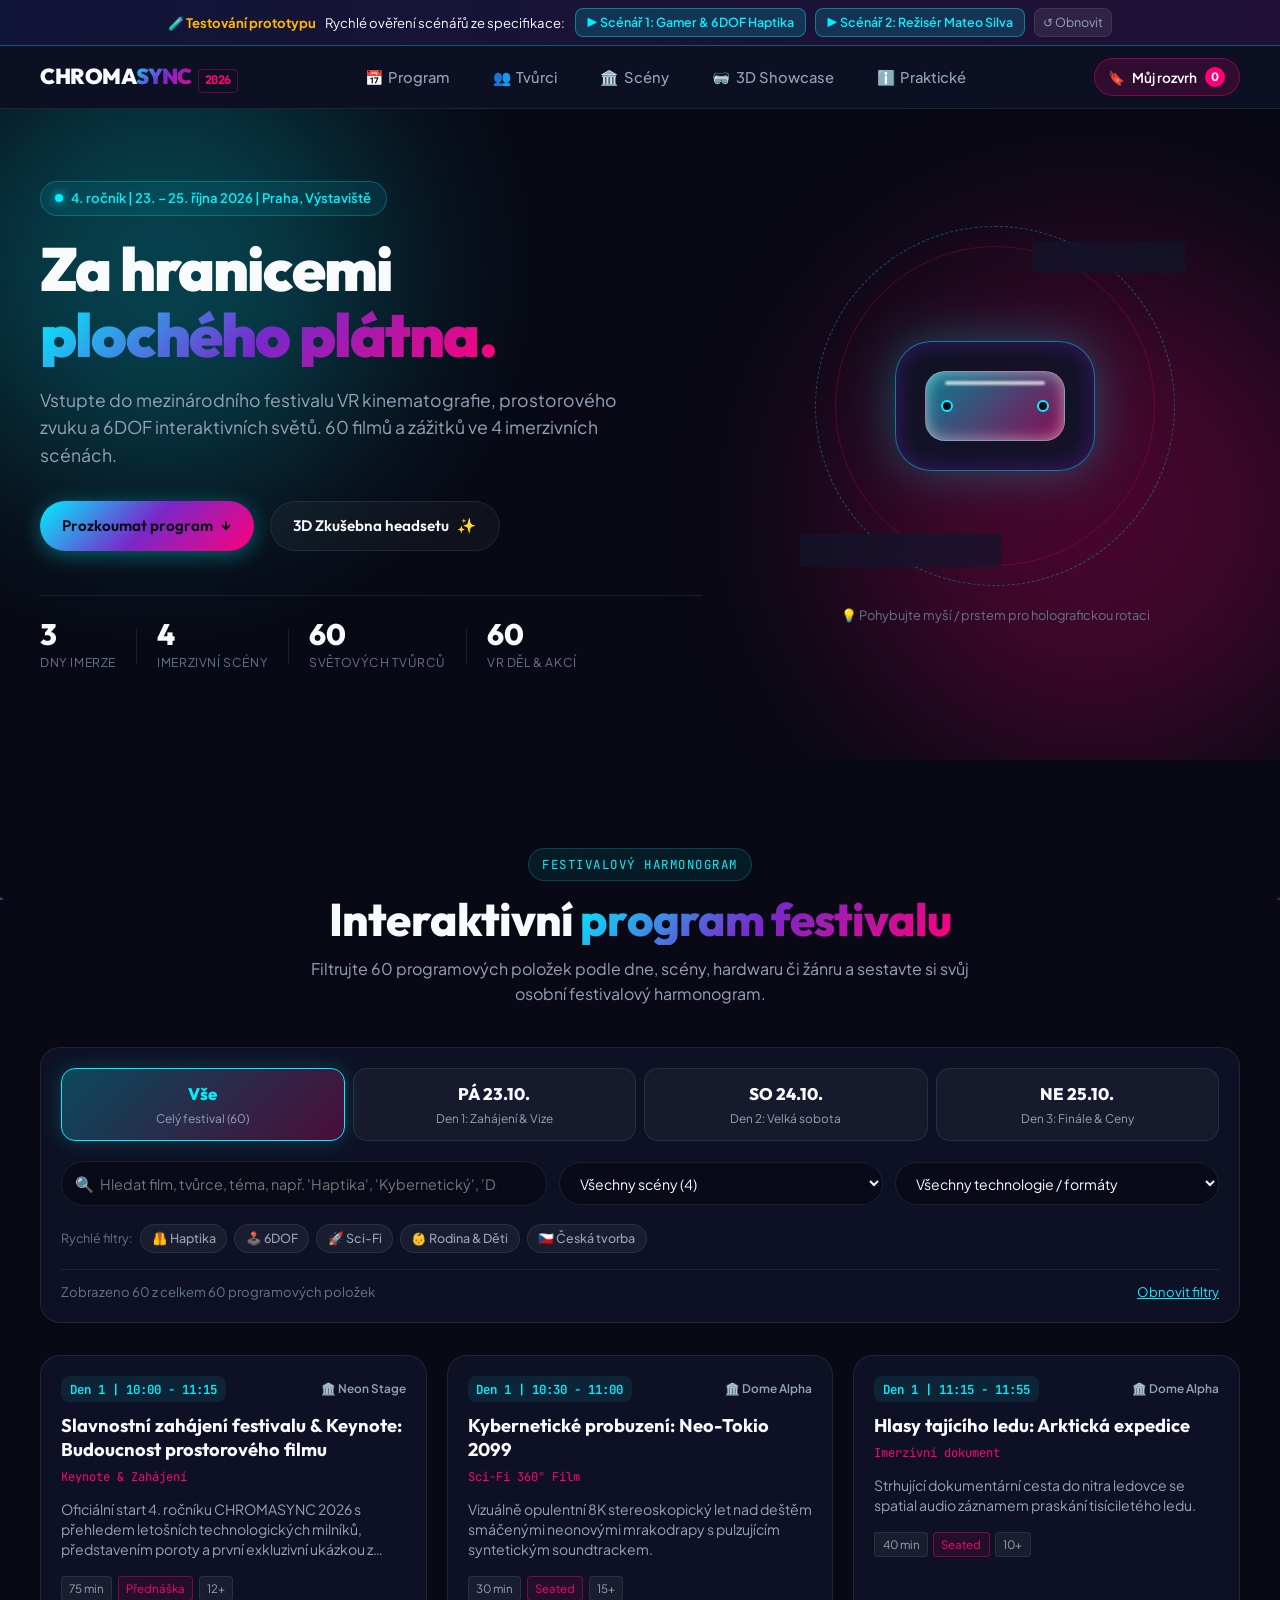
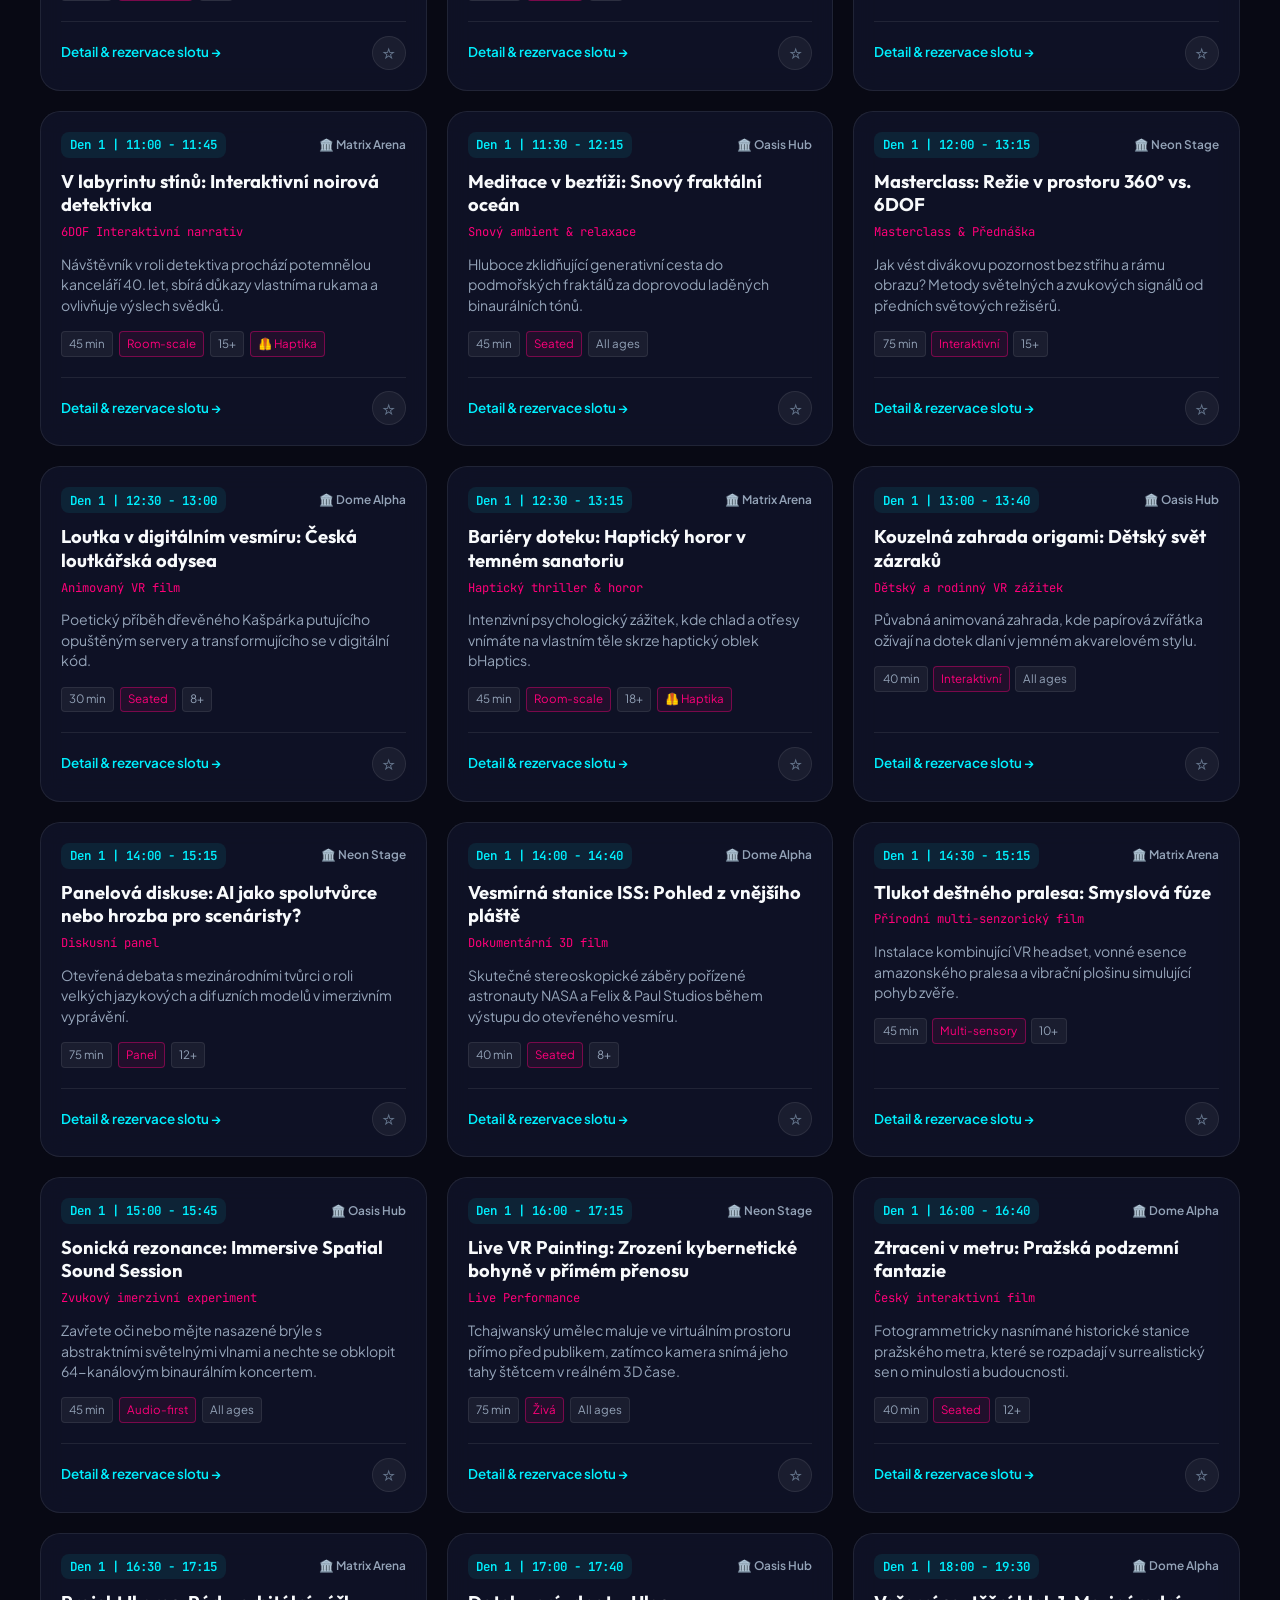
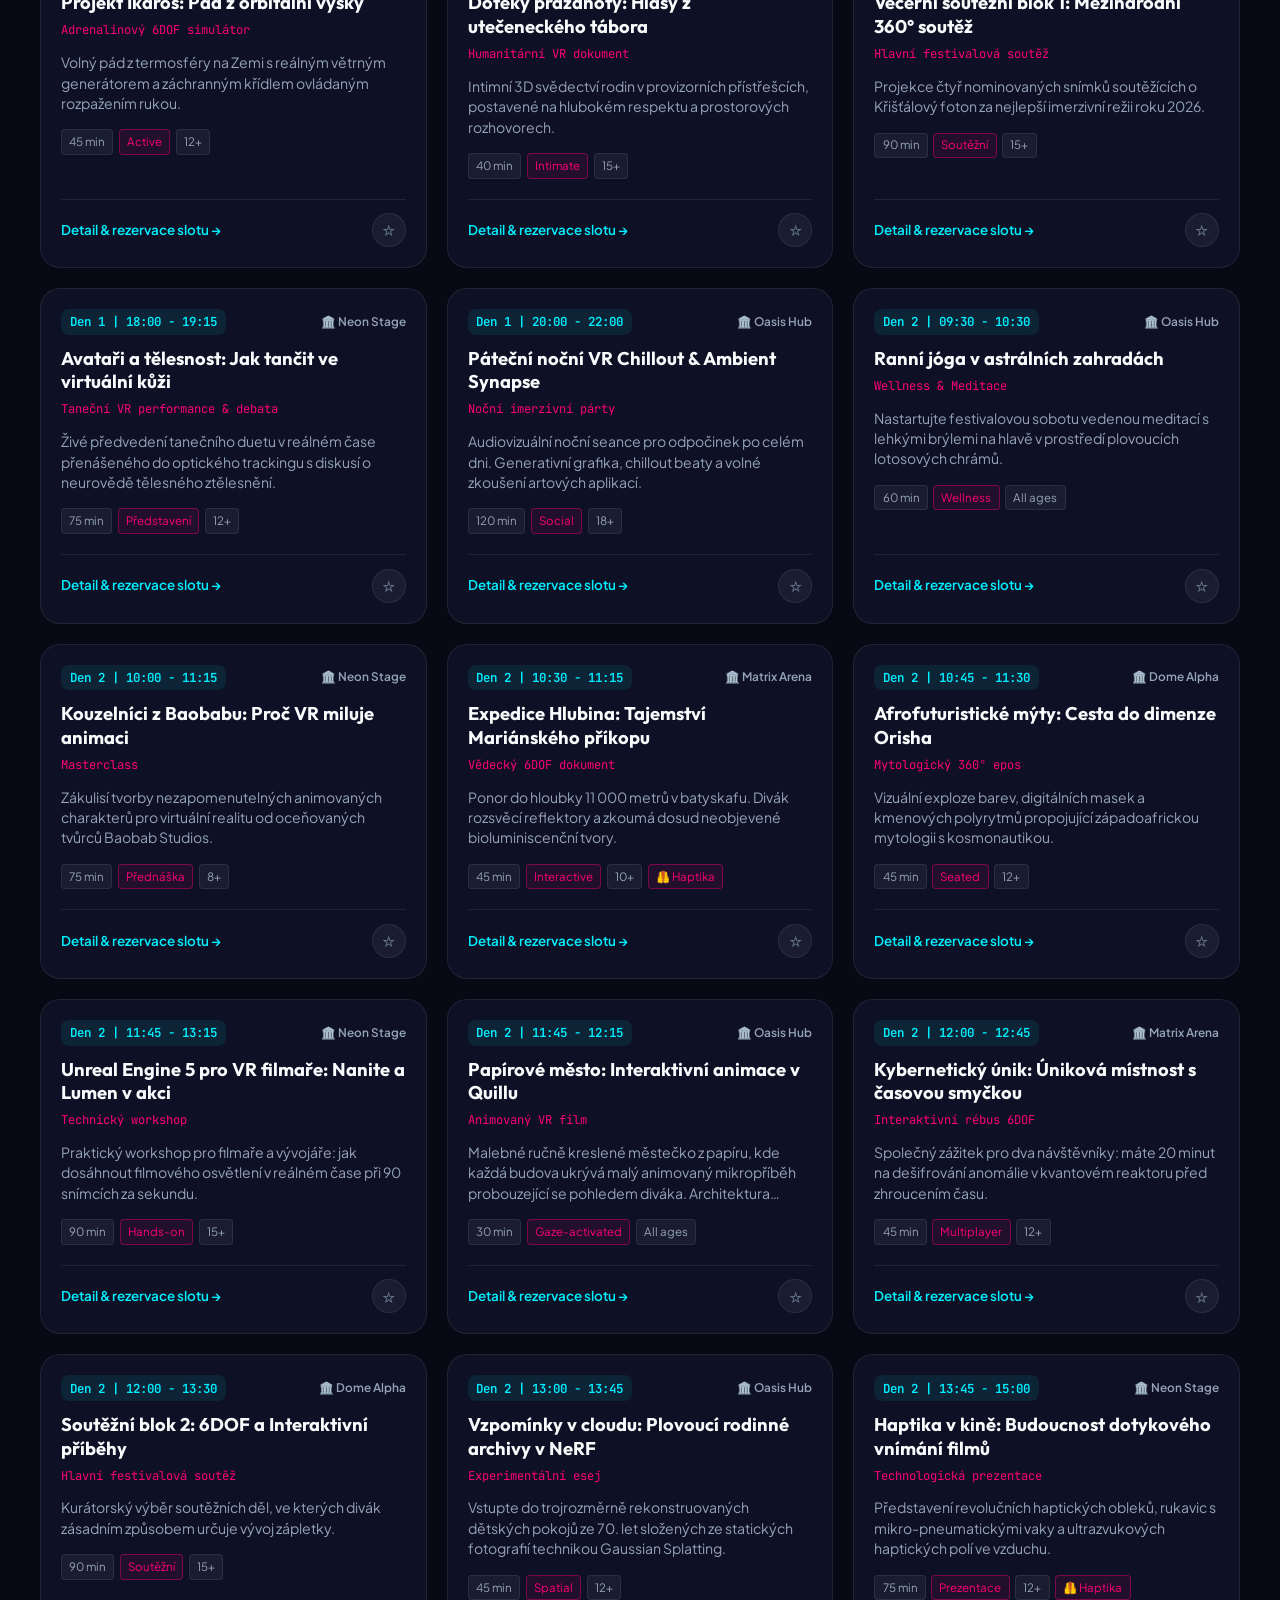
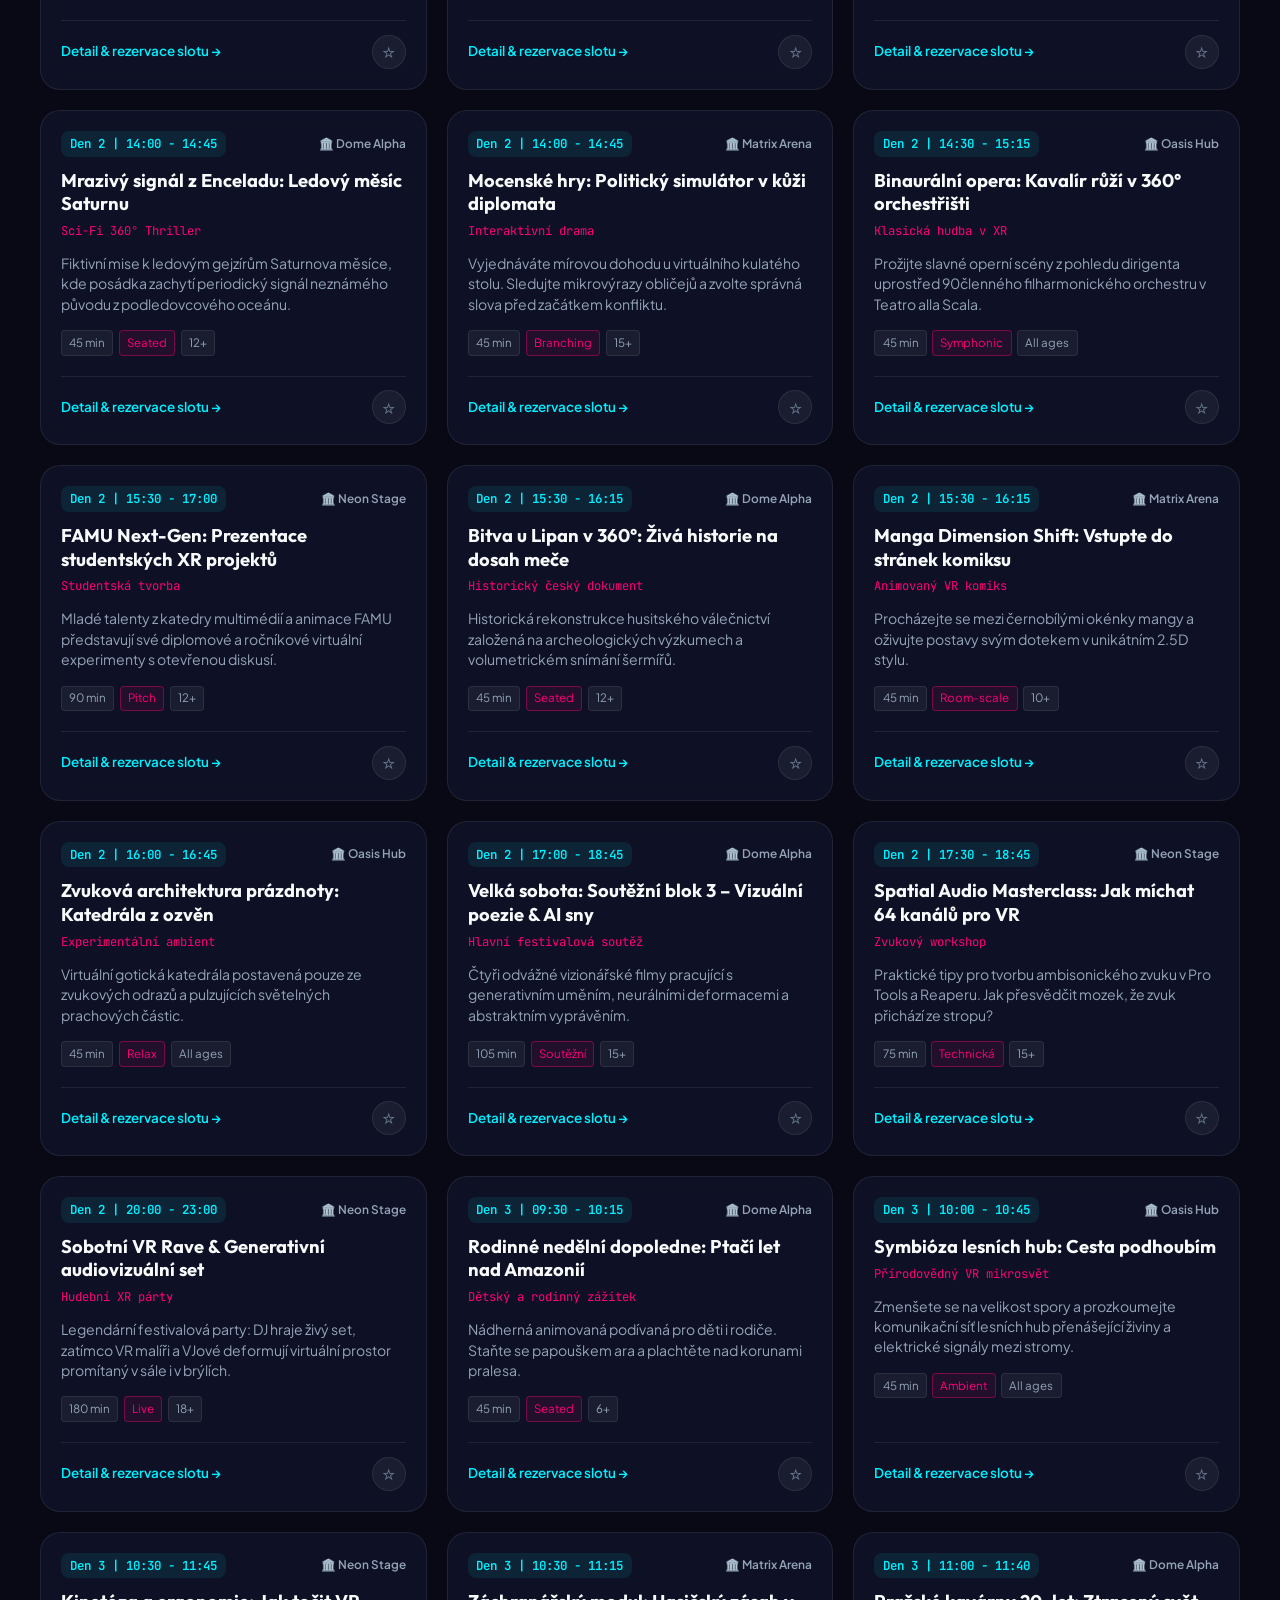
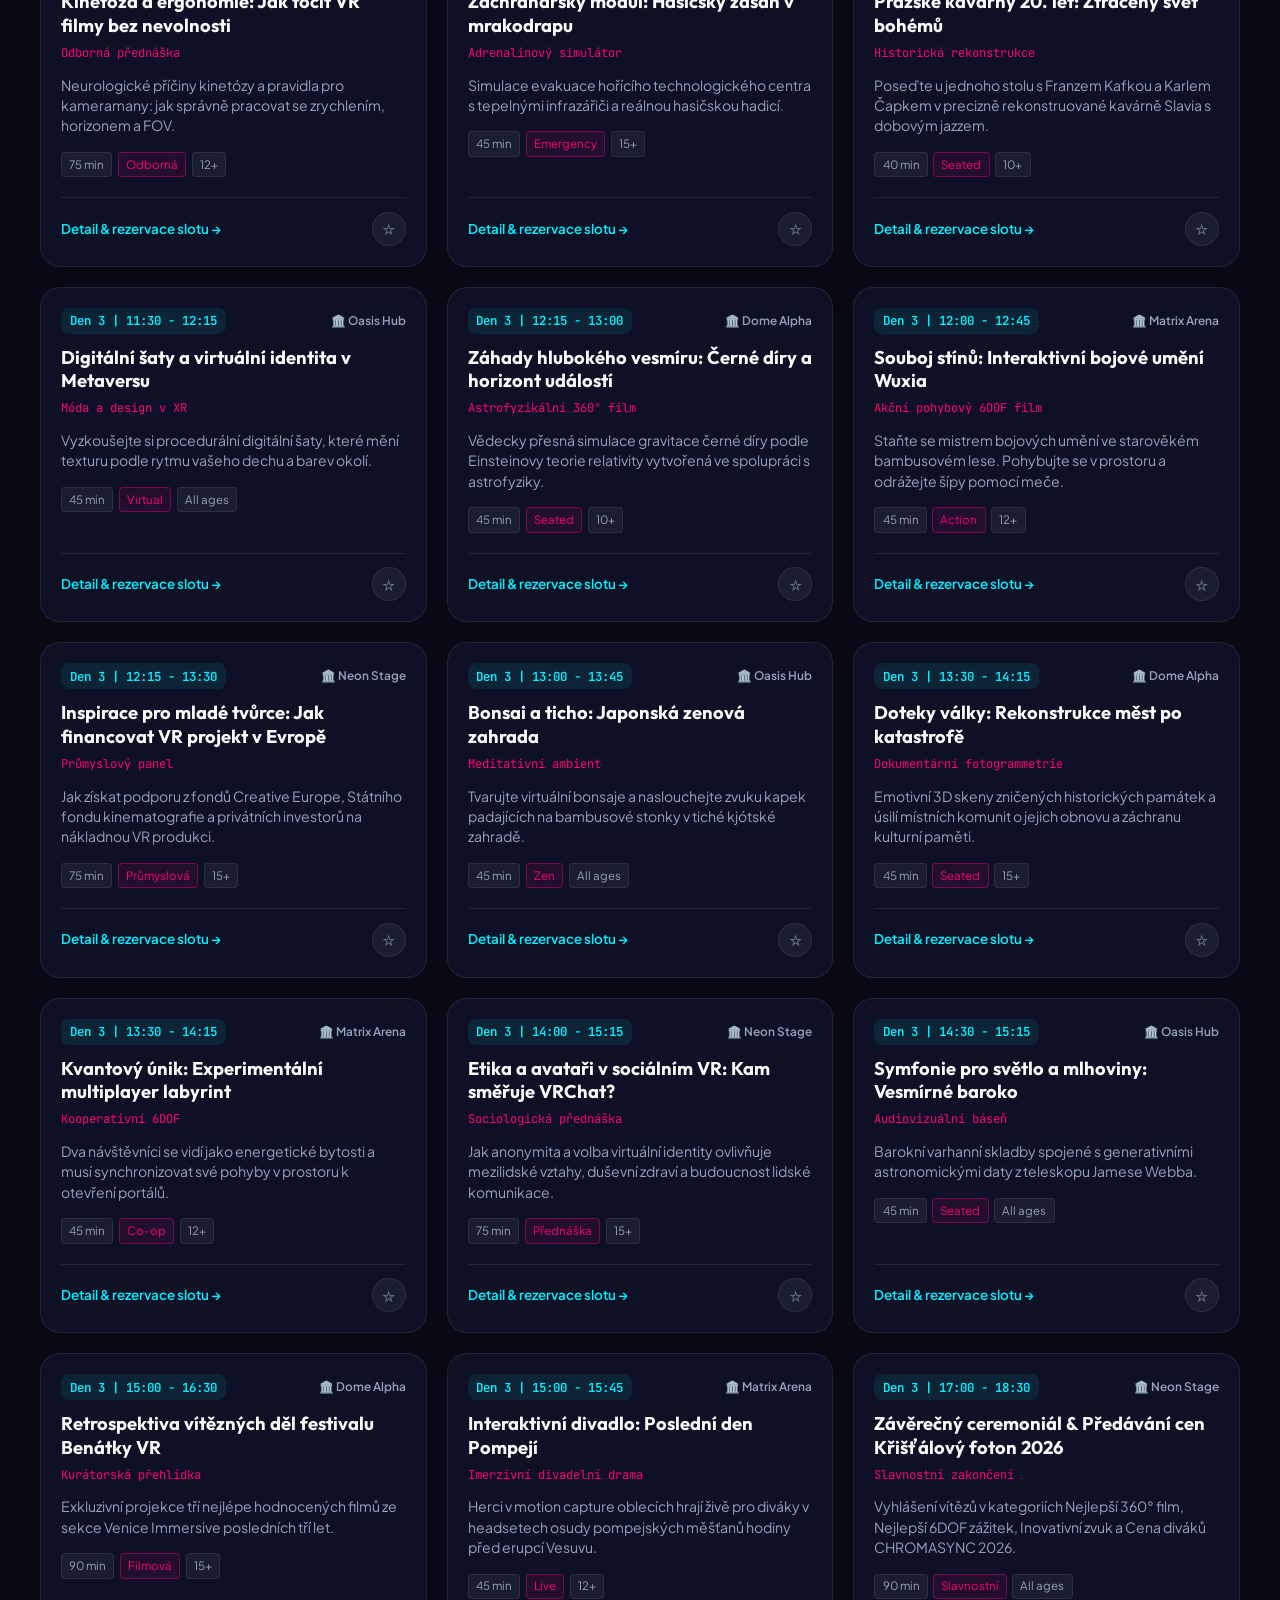
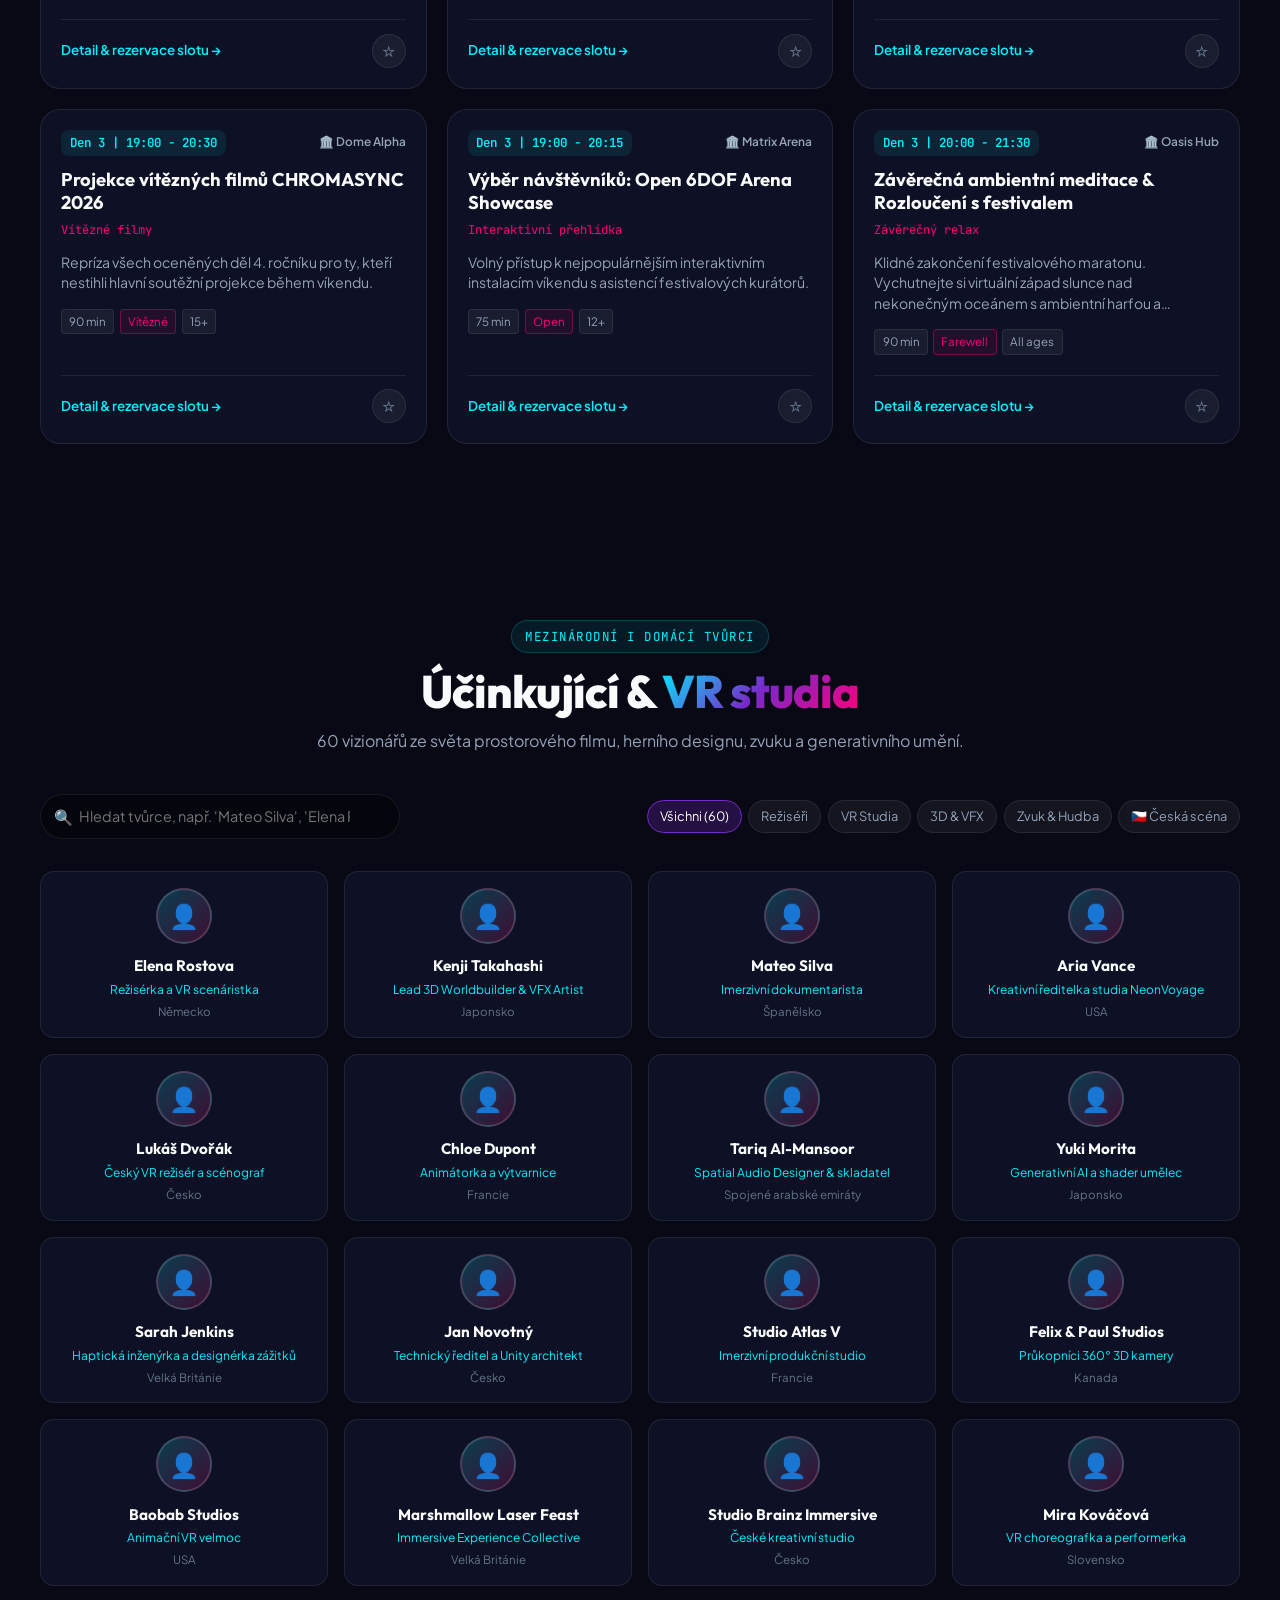
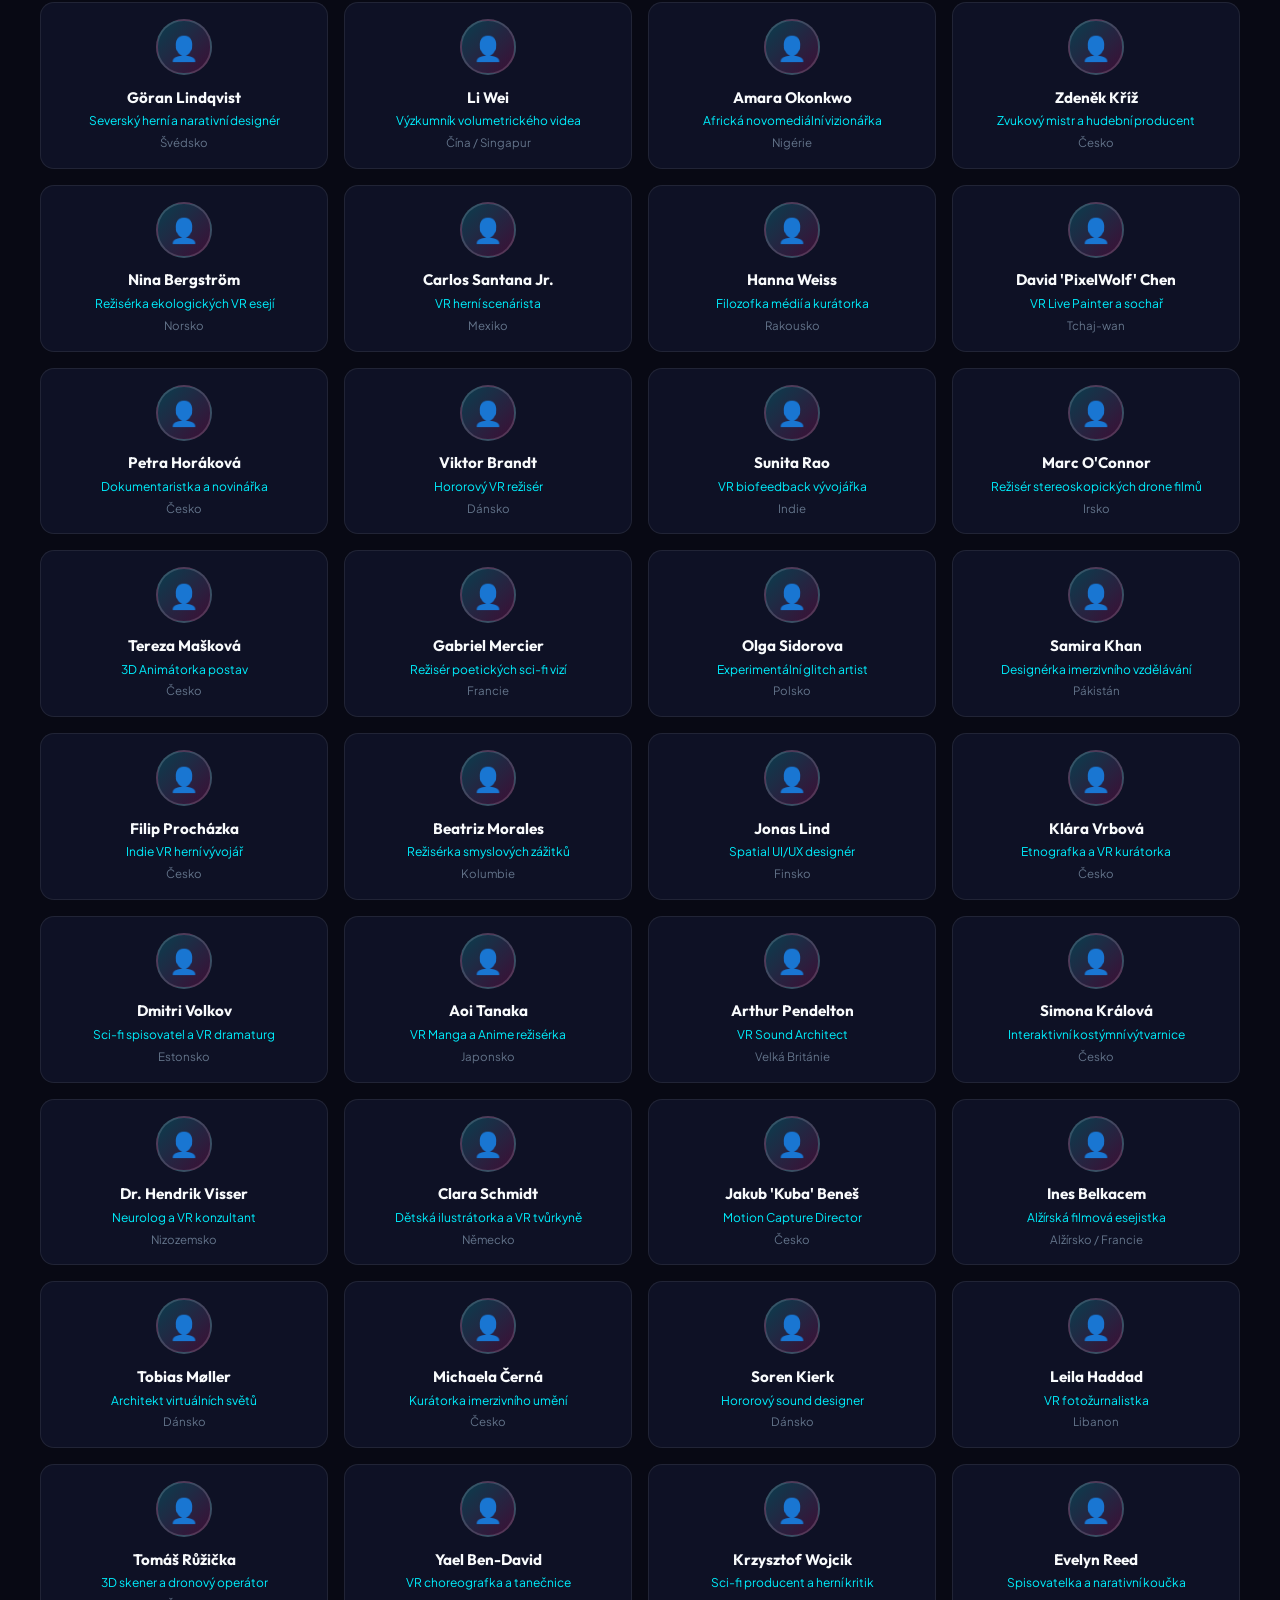
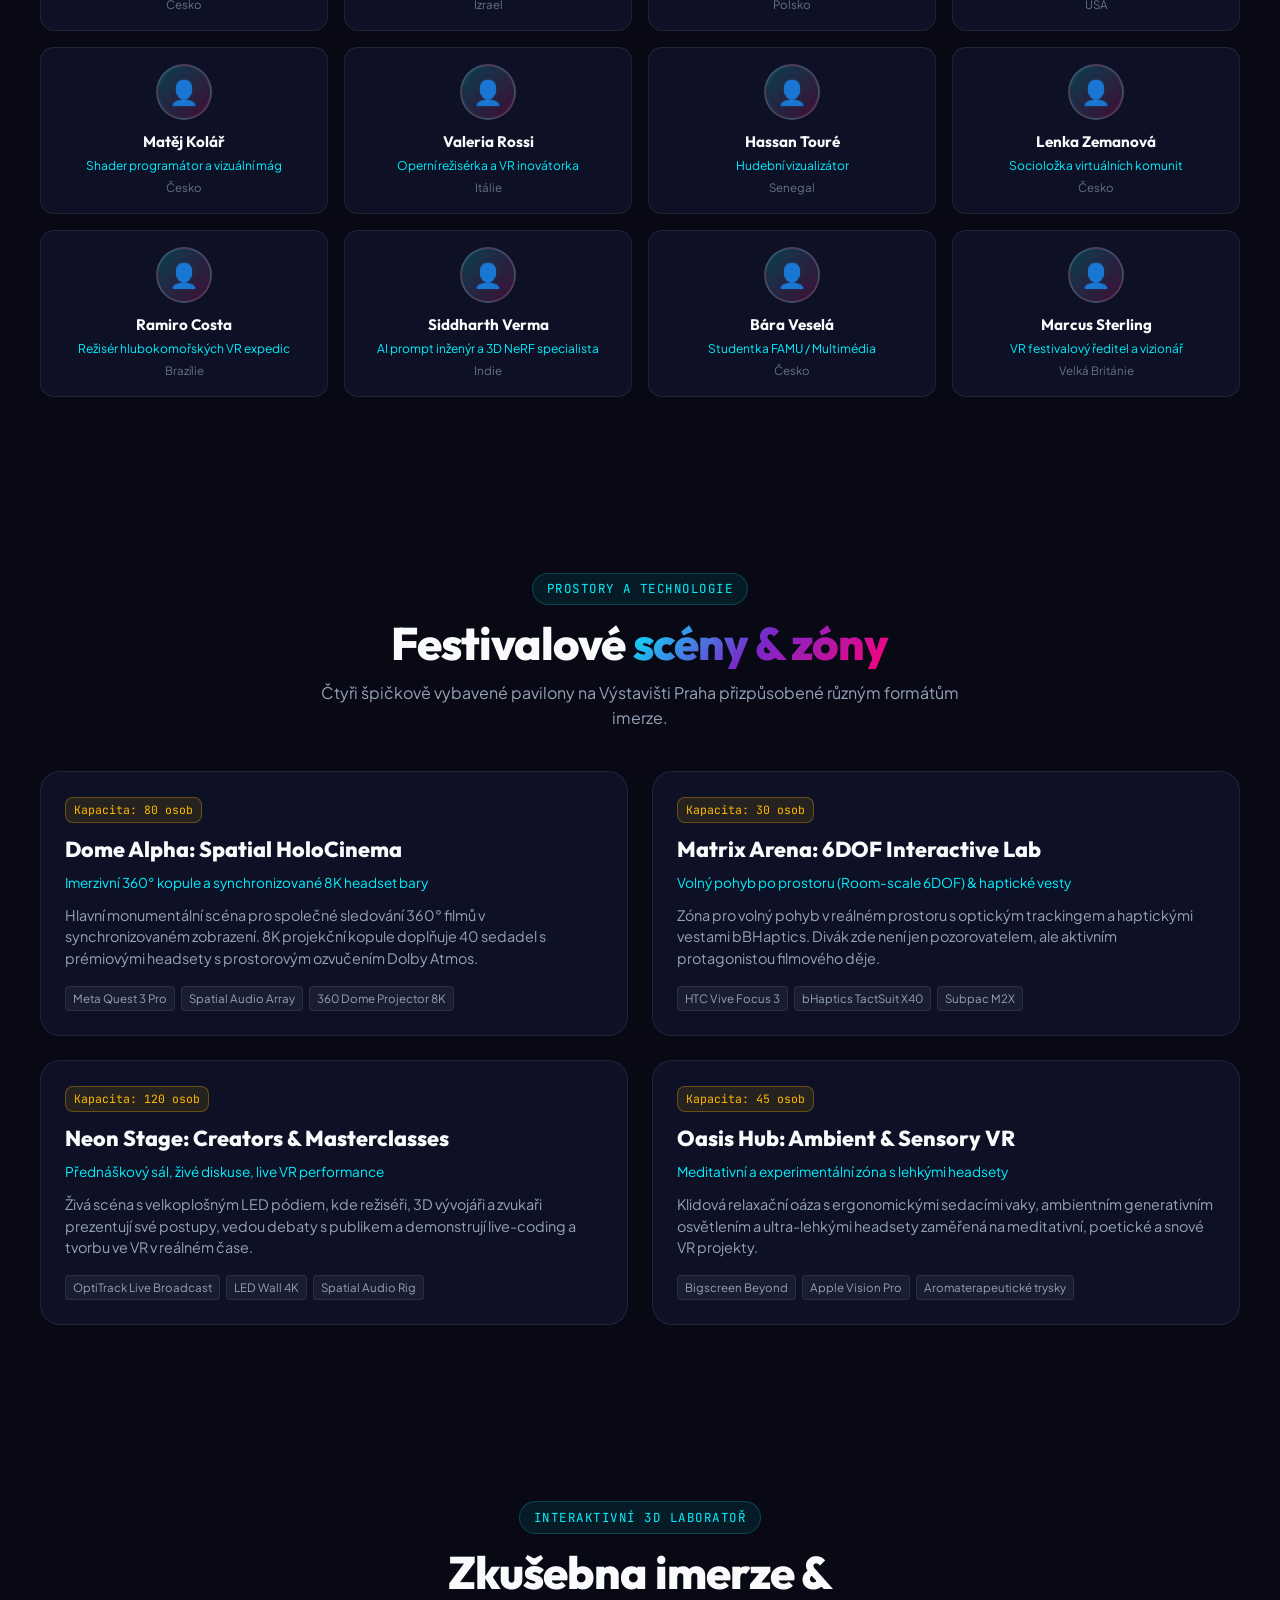
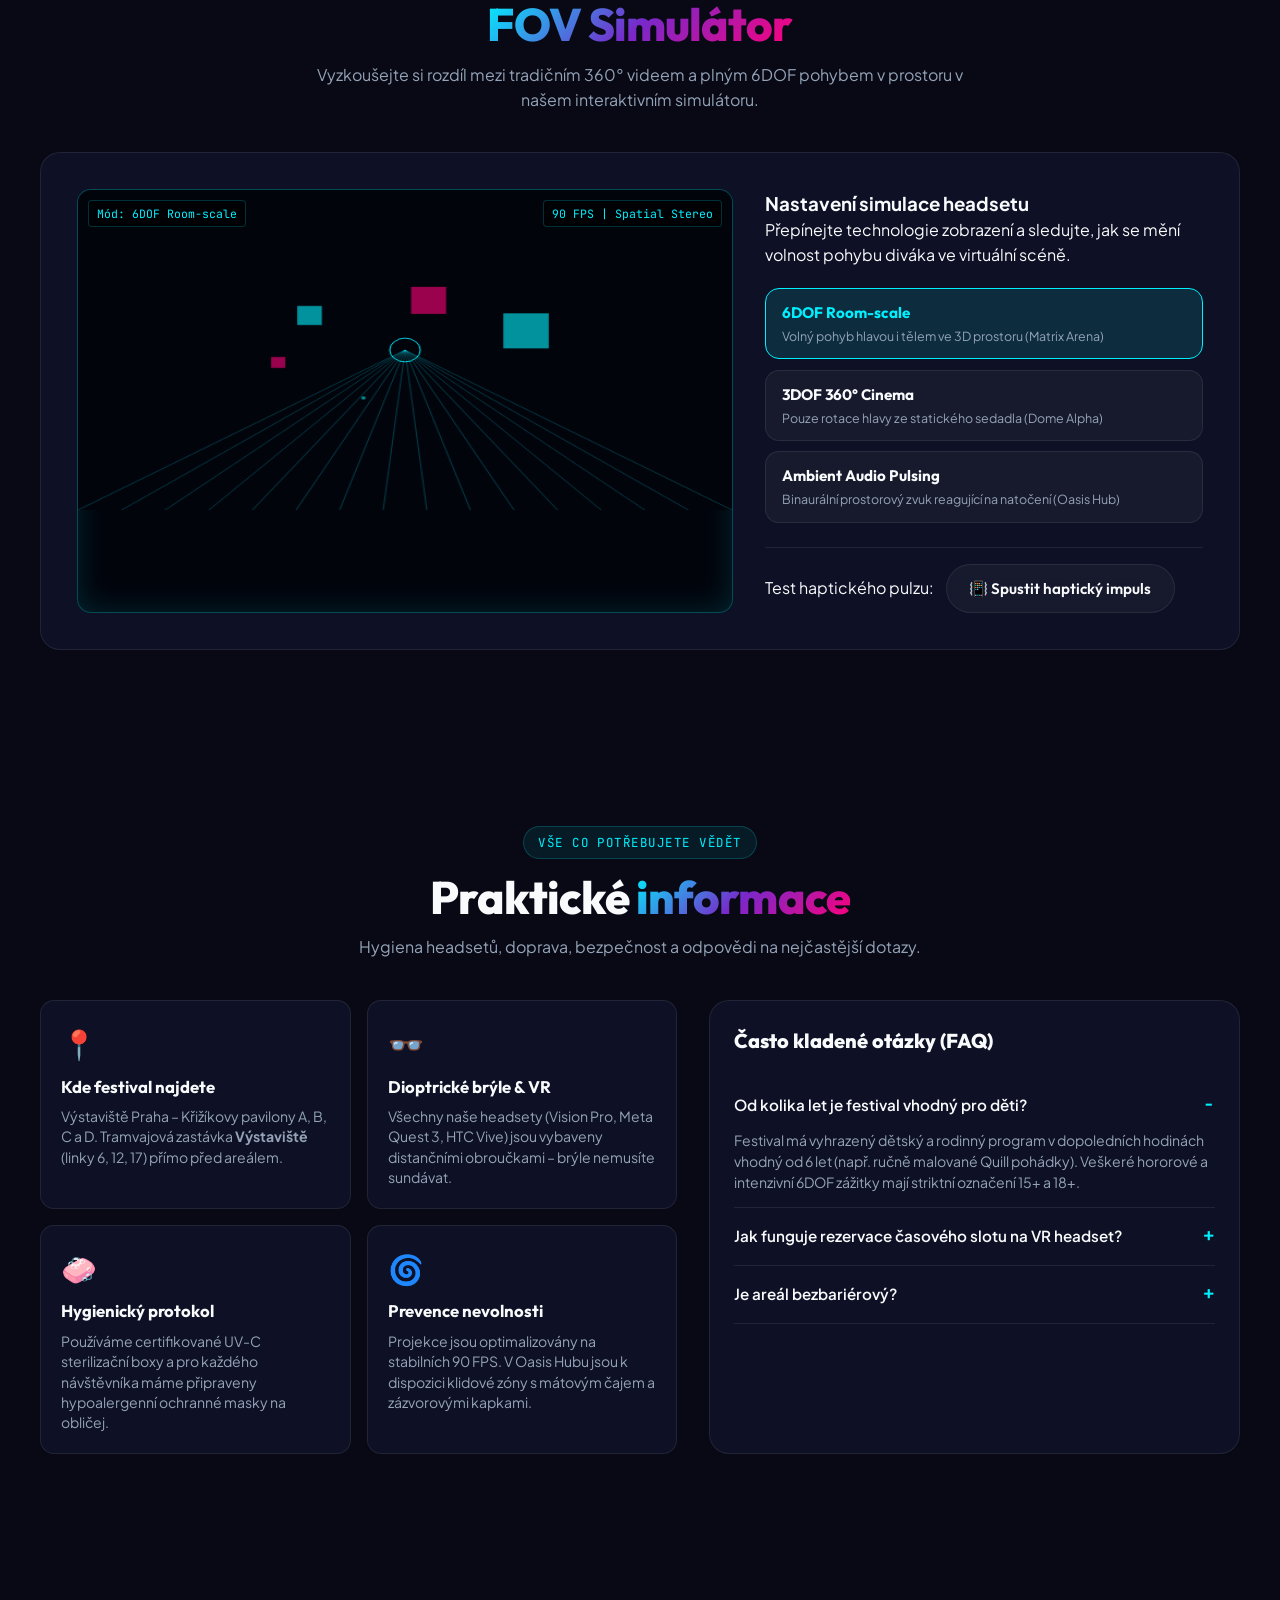
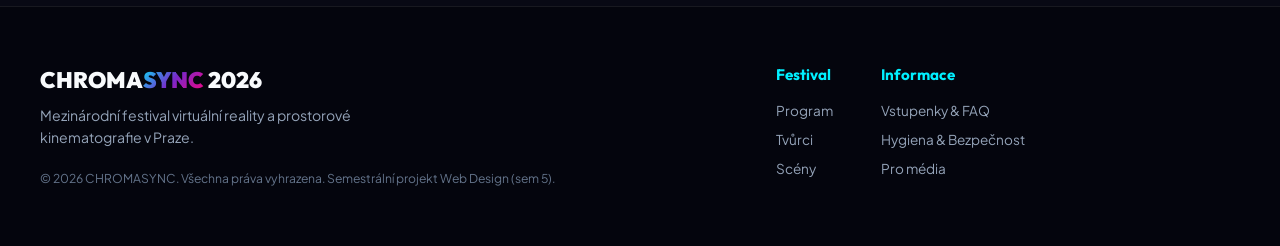
<file: index.html>
<!DOCTYPE html>
<html lang="cs">
<head>
  <meta charset="UTF-8">
  <meta name="viewport" content="width=device-width, initial-scale=1.0">
  <meta name="description" content="CHROMASYNC VR FILM FESTIVAL 2026 – Mezinárodní festival VR filmů, 360° kinematografie, prostorového zvuku a 6DOF zážitků v Praze.">
  <title>CHROMASYNC VR FILM FESTIVAL 2026 | Praha</title>
  
  <!-- Modern Google Fonts -->
  <link rel="preconnect" href="https://fonts.googleapis.com">
  <link rel="preconnect" href="https://fonts.gstatic.com" crossorigin>
  <link href="https://fonts.googleapis.com/css2?family=Outfit:wght@300;400;500;600;700;800;900&family=Plus+Jakarta+Sans:wght@300;400;500;600;700&family=JetBrains+Mono:wght@400;600&display=swap" rel="stylesheet">
  
  <link rel="stylesheet" href="style.css">
</head>
<body class="dark-theme">
  <!-- Interactive Ambient Glow Canvas Background -->
  <canvas id="ambient-canvas" class="ambient-canvas" aria-hidden="true"></canvas>

  <!-- Walkthrough Helper Bar (Prototypový asistent pro testování scénářů) -->
  <aside class="scenario-helper-banner" id="scenario-helper">
    <div class="helper-content">
      <span class="helper-badge">🧪 Testování prototypu</span>
      <span class="helper-text">Rychlé ověření scénářů ze specifikace:</span>
      <button class="helper-btn" id="btn-run-scenario-1">▶ Scénář 1: Gamer & 6DOF Haptika</button>
      <button class="helper-btn" id="btn-run-scenario-2">▶ Scénář 2: Režisér Mateo Silva</button>
      <button class="helper-btn-reset" id="btn-reset-prototype" title="Resetovat filtry a rozvrh">↺ Obnovit</button>
    </div>
  </aside>

  <!-- Navigation Bar (Glassmorphic Header) -->
  <header class="site-header">
    <div class="header-container">
      <a href="#hero" class="brand-logo" id="brand-logo">
        <span class="logo-text">CHROMA<span class="text-gradient">SYNC</span></span>
        <span class="logo-edition">2026</span>
      </a>

      <!-- Desktop & Tablet Navigation -->
      <nav class="main-nav" id="main-nav" aria-label="Hlavní navigace">
        <a href="#program-section" class="nav-link active" data-section="program">
          <span class="nav-icon">📅</span> Program
        </a>
        <a href="#creators-section" class="nav-link" data-section="creators">
          <span class="nav-icon">👥</span> Tvůrci
        </a>
        <a href="#stages-section" class="nav-link" data-section="stages">
          <span class="nav-icon">🏛️</span> Scény
        </a>
        <a href="#showcase-section" class="nav-link" data-section="showcase">
          <span class="nav-icon">🥽</span> 3D Showcase
        </a>
        <a href="#practical-section" class="nav-link" data-section="practical">
          <span class="nav-icon">ℹ️</span> Praktické
        </a>
      </nav>

      <!-- Action Buttons -->
      <div class="header-actions">
        <button class="btn-schedule-badge" id="btn-open-schedule-drawer" aria-label="Otevřít můj program">
          <span class="icon">🔖</span>
          <span class="label">Můj rozvrh</span>
          <span class="badge" id="schedule-counter">0</span>
        </button>

        <button class="mobile-menu-toggle" id="mobile-menu-toggle" aria-label="Přepnout navigaci" aria-expanded="false">
          <span class="hamburger-bar"></span>
          <span class="hamburger-bar"></span>
          <span class="hamburger-bar"></span>
        </button>
      </div>
    </div>
  </header>

  <!-- Mobile Floating Bottom Navigation (Mobile-first ergonomics) -->
  <nav class="mobile-bottom-nav" aria-label="Mobilní rychlá navigace">
    <a href="#program-section" class="mobile-nav-item active" data-section="program">
      <span class="m-icon">📅</span>
      <span class="m-label">Program</span>
    </a>
    <a href="#creators-section" class="mobile-nav-item" data-section="creators">
      <span class="m-icon">👥</span>
      <span class="m-label">Tvůrci</span>
    </a>
    <a href="#stages-section" class="mobile-nav-item" data-section="stages">
      <span class="m-icon">🏛️</span>
      <span class="m-label">Scény</span>
    </a>
    <a href="#showcase-section" class="mobile-nav-item" data-section="showcase">
      <span class="m-icon">🥽</span>
      <span class="m-label">3D Lab</span>
    </a>
    <a href="#practical-section" class="mobile-nav-item" data-section="practical">
      <span class="m-icon">ℹ️</span>
      <span class="m-label">Info</span>
    </a>
  </nav>

  <main id="main-content">
    <!-- Hero Section -->
    <section class="hero-section" id="hero">
      <div class="hero-background-effects">
        <div class="radial-glow glow-1"></div>
        <div class="radial-glow glow-2"></div>
      </div>

      <div class="container hero-container">
        <div class="hero-text-content">
          <div class="hero-tag-pill">
            <span class="pulse-dot"></span>
            <span>4. ročník | 23. – 25. října 2026 | Praha, Výstaviště</span>
          </div>

          <h1 class="hero-title">
            Za hranicemi <br>
            <span class="text-gradient">plochého plátna.</span>
          </h1>

          <p class="hero-subtitle">
            Vstupte do mezinárodního festivalu VR kinematografie, prostorového zvuku a 6DOF interaktivních světů. 60 filmů a zážitků ve 4 imerzivních scénách.
          </p>

          <div class="hero-cta-group">
            <a href="#program-section" class="btn btn-primary btn-glow">
              <span>Prozkoumat program</span>
              <span class="arrow">↓</span>
            </a>
            <a href="#showcase-section" class="btn btn-glass">
              <span>3D Zkušebna headsetu</span>
              <span class="icon">✨</span>
            </a>
          </div>

          <div class="hero-stats-row">
            <div class="stat-box">
              <span class="stat-number">3</span>
              <span class="stat-label">Dny imerze</span>
            </div>
            <div class="stat-divider"></div>
            <div class="stat-box">
              <span class="stat-number">4</span>
              <span class="stat-label">Imerzivní scény</span>
            </div>
            <div class="stat-divider"></div>
            <div class="stat-box">
              <span class="stat-number">60</span>
              <span class="stat-label">Světových tvůrců</span>
            </div>
            <div class="stat-divider"></div>
            <div class="stat-box">
              <span class="stat-number">60</span>
              <span class="stat-label">VR děl & akcí</span>
            </div>
          </div>
        </div>

        <div class="hero-visual-card">
          <div class="interactive-headset-orb" id="headset-interactive-orb">
            <div class="orb-ring ring-1"></div>
            <div class="orb-ring ring-2"></div>
            <div class="orb-core">
              <div class="vr-hmd-graphic">
                <div class="visor-glass"></div>
                <div class="visor-sensor-left"></div>
                <div class="visor-sensor-right"></div>
                <div class="visor-beam"></div>
              </div>
            </div>
            <div class="orb-floating-badge badge-top">Spatial Audio 64ch</div>
            <div class="orb-floating-badge badge-bottom">6DOF Room-scale & Haptics</div>
          </div>
          <div class="orb-caption">
            <span>💡 Pohybujte myší / prstem pro holografickou rotaci</span>
          </div>
        </div>
      </div>
    </section>

    <!-- PROGRAM SECTION (Klíčová interaktivní část) -->
    <section class="section program-section" id="program-section">
      <div class="container">
        <div class="section-header">
          <div class="section-tag">Festivalový harmonogram</div>
          <h2 class="section-title">Interaktivní <span class="text-gradient">program festivalu</span></h2>
          <p class="section-subtitle">
            Filtrujte 60 programových položek podle dne, scény, hardwaru či žánru a sestavte si svůj osobní festivalový harmonogram.
          </p>
        </div>

        <!-- Interactive Program Controls (Filter Toolbar) -->
        <div class="program-toolbar">
          <!-- Day Selector Tabs -->
          <div class="day-tabs-container" role="tablist" aria-label="Výběr festivalového dne">
            <button class="day-tab active" data-day="all" role="tab" aria-selected="true">
              <span class="day-code">Vše</span>
              <span class="day-title">Celý festival (60)</span>
            </button>
            <button class="day-tab" data-day="1" role="tab" aria-selected="false">
              <span class="day-code">PÁ 23.10.</span>
              <span class="day-title">Den 1: Zahájení & Vize</span>
            </button>
            <button class="day-tab" data-day="2" role="tab" aria-selected="false">
              <span class="day-code">SO 24.10.</span>
              <span class="day-title">Den 2: Velká sobota</span>
            </button>
            <button class="day-tab" data-day="3" role="tab" aria-selected="false">
              <span class="day-code">NE 25.10.</span>
              <span class="day-title">Den 3: Finále & Ceny</span>
            </button>
          </div>

          <!-- Secondary Filter Controls -->
          <div class="filter-controls-row">
            <!-- Fulltext Search Input -->
            <div class="search-input-wrapper">
              <span class="search-icon">🔍</span>
              <input type="search" id="program-search-input" placeholder="Hledat film, tvůrce, téma, např. 'Haptika', 'Kybernetický', 'Dokument'..." aria-label="Vyhledávání v programu">
              <button class="clear-search-btn" id="btn-clear-search" aria-label="Vymazat vyhledávání">✕</button>
            </div>

            <!-- Stage Filter Dropdown -->
            <div class="filter-dropdown-wrapper">
              <label for="filter-stage-select" class="sr-only">Filtr scény</label>
              <select id="filter-stage-select" aria-label="Filtrovat podle scény">
                <option value="all">Všechny scény (4)</option>
                <option value="stage-dome-alpha">Dome Alpha (Spatial HoloCinema)</option>
                <option value="stage-matrix-6dof">Matrix Arena (6DOF & Haptika)</option>
                <option value="stage-neon-creators">Neon Stage (Creators & Talks)</option>
                <option value="stage-oasis-chill">Oasis Hub (Ambient & Sensory)</option>
              </select>
            </div>

            <!-- Technology / Hardware Filter -->
            <div class="filter-dropdown-wrapper">
              <label for="filter-tech-select" class="sr-only">Filtr technologie</label>
              <select id="filter-tech-select" aria-label="Filtrovat podle technologie">
                <option value="all">Všechny technologie / formáty</option>
                <option value="6dof">6DOF Volný pohyb v prostoru</option>
                <option value="haptic">Haptická vesta & dotek</option>
                <option value="360">360° 3D Stereoskopický film</option>
                <option value="visionpro">Apple Vision Pro / Hand-tracking</option>
                <option value="talk">Přednáška & Masterclass</option>
              </select>
            </div>

            <!-- Fast Quick-Pills for Popular Tags -->
            <div class="quick-pills-row" id="quick-pills-container">
              <span class="pill-label">Rychlé filtry:</span>
              <button class="quick-pill" data-pill="haptic">🦺 Haptika</button>
              <button class="quick-pill" data-pill="6dof">🕹️ 6DOF</button>
              <button class="quick-pill" data-pill="sci-fi">🚀 Sci-Fi</button>
              <button class="quick-pill" data-pill="kids">👶 Rodina & Děti</button>
              <button class="quick-pill" data-pill="cz">🇨🇿 Česká tvorba</button>
            </div>
          </div>

          <!-- Active Filter Status & Result Count -->
          <div class="filter-status-bar">
            <span class="results-count" id="results-count-text">Zobrazeno 60 programových položek</span>
            <button class="btn-text-reset" id="btn-reset-filters">Obnovit filtry</button>
          </div>
        </div>

        <!-- Program Grid Container -->
        <div class="program-grid" id="program-items-grid" aria-live="polite">
          <!-- Dynamically populated via app.js -->
        </div>

        <!-- Empty State (No results match) -->
        <div class="empty-state hidden" id="program-empty-state">
          <div class="empty-icon">🛰️</div>
          <h3>Žádný program neodpovídá vybraným filtrům</h3>
          <p>Zkuste upravit hledaný výraz nebo resetovat filtry scény a technologie.</p>
          <button class="btn btn-glass" id="btn-empty-reset">Zobrazit celý program</button>
        </div>
      </div>
    </section>

    <!-- CREATORS / PERFORMERS SECTION -->
    <section class="section creators-section" id="creators-section">
      <div class="container">
        <div class="section-header">
          <div class="section-tag">Mezinárodní i domácí tvůrci</div>
          <h2 class="section-title">Účinkující & <span class="text-gradient">VR studia</span></h2>
          <p class="section-subtitle">
            60 vizionářů ze světa prostorového filmu, herního designu, zvuku a generativního umění.
          </p>
        </div>

        <!-- Creators Search & Role Tabs -->
        <div class="creators-toolbar">
          <div class="search-input-wrapper">
            <span class="search-icon">🔍</span>
            <input type="search" id="creators-search-input" placeholder="Hledat tvůrce, např. 'Mateo Silva', 'Elena Rostova', 'Atlas V'..." aria-label="Hledat tvůrce">
          </div>

          <div class="role-tags-pills" id="creators-role-pills">
            <button class="role-pill active" data-role="all">Všichni (60)</button>
            <button class="role-pill" data-role="Režisér">Režiséři</button>
            <button class="role-pill" data-role="Studio">VR Studia</button>
            <button class="role-pill" data-role="3D">3D & VFX</button>
            <button class="role-pill" data-role="Audio">Zvuk & Hudba</button>
            <button class="role-pill" data-role="Česko">🇨🇿 Česká scéna</button>
          </div>
        </div>

        <!-- Creators Grid -->
        <div class="creators-grid" id="creators-grid">
          <!-- Dynamically populated via app.js -->
        </div>
      </div>
    </section>

    <!-- STAGES / VENUES SECTION -->
    <section class="section stages-section" id="stages-section">
      <div class="container">
        <div class="section-header">
          <div class="section-tag">Prostory a technologie</div>
          <h2 class="section-title">Festivalové <span class="text-gradient">scény & zóny</span></h2>
          <p class="section-subtitle">
            Čtyři špičkově vybavené pavilony na Výstavišti Praha přizpůsobené různým formátům imerze.
          </p>
        </div>

        <div class="stages-cards-grid" id="stages-grid">
          <!-- Dynamically populated via app.js -->
        </div>
      </div>
    </section>

    <!-- 3D SHOWCASE / INTERACTIVE LAB SECTION -->
    <section class="section showcase-section" id="showcase-section">
      <div class="container">
        <div class="section-header">
          <div class="section-tag">Interaktivní 3D laboratoř</div>
          <h2 class="section-title">Zkušebna imerze & <span class="text-gradient">FOV Simulátor</span></h2>
          <p class="section-subtitle">
            Vyzkoušejte si rozdíl mezi tradičním 360° videem a plným 6DOF pohybem v prostoru v našem interaktivním simulátoru.
          </p>
        </div>

        <div class="showcase-interactive-panel">
          <div class="showcase-viewport">
            <canvas id="fov-simulator-canvas" class="fov-canvas" width="600" height="380"></canvas>
            <div class="viewport-hud">
              <span class="hud-item" id="hud-mode-display">Mód: 6DOF Room-scale</span>
              <span class="hud-item" id="hud-fps-display">90 FPS | Spatial Stereo</span>
            </div>
          </div>

          <div class="showcase-controls">
            <h3 class="panel-heading">Nastavení simulace headsetu</h3>
            <p class="panel-description">
              Přepínejte technologie zobrazení a sledujte, jak se mění volnost pohybu diváka ve virtuální scéně.
            </p>

            <div class="sim-mode-buttons">
              <button class="btn-mode active" id="btn-mode-6dof" data-mode="6dof">
                <span class="mode-title">6DOF Room-scale</span>
                <span class="mode-desc">Volný pohyb hlavou i tělem ve 3D prostoru (Matrix Arena)</span>
              </button>

              <button class="btn-mode" id="btn-mode-3dof" data-mode="3dof">
                <span class="mode-title">3DOF 360° Cinema</span>
                <span class="mode-desc">Pouze rotace hlavy ze statického sedadla (Dome Alpha)</span>
              </button>

              <button class="btn-mode" id="btn-mode-ambient" data-mode="ambient">
                <span class="mode-title">Ambient Audio Pulsing</span>
                <span class="mode-desc">Binaurální prostorový zvuk reagující na natočení (Oasis Hub)</span>
              </button>
            </div>

            <div class="interactive-haptic-trigger">
              <span class="haptic-title">Test haptického pulzu:</span>
              <button class="btn btn-glass" id="btn-test-haptic">📳 Spustit haptický impuls</button>
              <span class="haptic-feedback-msg" id="haptic-feedback-msg"></span>
            </div>
          </div>
        </div>
      </div>
    </section>

    <!-- PRACTICAL INFO & FAQ SECTION -->
    <section class="section practical-section" id="practical-section">
      <div class="container">
        <div class="section-header">
          <div class="section-tag">Vše co potřebujete vědět</div>
          <h2 class="section-title">Praktické <span class="text-gradient">informace</span></h2>
          <p class="section-subtitle">
            Hygiena headsetů, doprava, bezpečnost a odpovědi na nejčastější dotazy.
          </p>
        </div>

        <div class="practical-layout">
          <div class="practical-info-cards">
            <div class="p-card">
              <div class="p-icon">📍</div>
              <h3>Kde festival najdete</h3>
              <p>Výstaviště Praha – Křižíkovy pavilony A, B, C a D. Tramvajová zastávka <strong>Výstaviště</strong> (linky 6, 12, 17) přímo před areálem.</p>
            </div>

            <div class="p-card">
              <div class="p-icon">👓</div>
              <h3>Dioptrické brýle & VR</h3>
              <p>Všechny naše headsety (Vision Pro, Meta Quest 3, HTC Vive) jsou vybaveny distančními obroučkami – brýle nemusíte sundávat.</p>
            </div>

            <div class="p-card">
              <div class="p-icon">🧼</div>
              <h3>Hygienický protokol</h3>
              <p>Používáme certifikované UV-C sterilizační boxy a pro každého návštěvníka máme připraveny hypoalergenní ochranné masky na obličej.</p>
            </div>

            <div class="p-card">
              <div class="p-icon">🌀</div>
              <h3>Prevence nevolnosti</h3>
              <p>Projekce jsou optimalizovány na stabilních 90 FPS. V Oasis Hubu jsou k dispozici klidové zóny s mátovým čajem a zázvorovými kapkami.</p>
            </div>
          </div>

          <!-- FAQ Accordion -->
          <div class="faq-container">
            <h3 class="faq-heading">Často kladené otázky (FAQ)</h3>

            <details class="faq-item" open>
              <summary class="faq-question">Od kolika let je festival vhodný pro děti?</summary>
              <div class="faq-answer">
                <p>Festival má vyhrazený dětský a rodinný program v dopoledních hodinách vhodný od 6 let (např. ručně malované Quill pohádky). Veškeré hororové a intenzivní 6DOF zážitky mají striktní označení 15+ a 18+.</p>
              </div>
            </details>

            <details class="faq-item">
              <summary class="faq-question">Jak funguje rezervace časového slotu na VR headset?</summary>
              <div class="faq-answer">
                <p>Každá platná vstupenka obsahuje přístup do rezervačního systému. V detailu konkrétního filmu na webu stačí kliknout na „Rezervovat slot“, vybrat čas a systém vám vygeneruje garantované místo bez čekání ve frontě.</p>
              </div>
            </details>

            <details class="faq-item">
              <summary class="faq-question">Je areál bezbariérový?</summary>
              <div class="faq-answer">
                <p>Ano, všechny 4 pavilony na Výstavišti jsou plně bezbariérové včetně výtahů. Většina 360° filmů v Dome Alpha a Oasis Hubu je přístupná přímo na invalidním vozíku.</p>
              </div>
            </details>
          </div>
        </div>
      </div>
    </section>
  </main>

  <!-- FOOTER -->
  <footer class="site-footer">
    <div class="container footer-container">
      <div class="footer-brand">
        <span class="footer-logo">CHROMA<span class="text-gradient">SYNC</span> 2026</span>
        <p>Mezinárodní festival virtuální reality a prostorové kinematografie v Praze.</p>
        <span class="copyright">© 2026 CHROMASYNC. Všechna práva vyhrazena. Semestrální projekt Web Design (sem 5).</span>
      </div>

      <div class="footer-links">
        <div class="footer-col">
          <h4>Festival</h4>
          <a href="#program-section">Program</a>
          <a href="#creators-section">Tvůrci</a>
          <a href="#stages-section">Scény</a>
        </div>
        <div class="footer-col">
          <h4>Informace</h4>
          <a href="#practical-section">Vstupenky & FAQ</a>
          <a href="#practical-section">Hygiena & Bezpečnost</a>
          <a href="#practical-section">Pro média</a>
        </div>
      </div>
    </div>
  </footer>

  <!-- CONTEXTUAL DETAIL MODAL (<dialog>) -->
  <dialog class="modal-dialog" id="item-detail-dialog" aria-labelledby="dialog-item-title">
    <div class="dialog-card">
      <button type="button" class="dialog-close-btn" id="btn-close-detail-dialog" aria-label="Zavřít detail">✕</button>
      
      <div class="dialog-header">
        <div class="dialog-tags-row" id="dialog-item-tags"></div>
        <h2 class="dialog-title" id="dialog-item-title">Název filmu</h2>
        <div class="dialog-subtitle" id="dialog-item-original-title">Original Title</div>
      </div>

      <div class="dialog-body">
        <div class="dialog-meta-grid">
          <div class="dialog-meta-box">
            <span class="meta-label">📅 Den & Čas</span>
            <span class="meta-val" id="dialog-meta-time">Den 1 | 10:30 – 11:00</span>
          </div>
          <div class="dialog-meta-box">
            <span class="meta-label">🏛️ Scéna</span>
            <span class="meta-val" id="dialog-meta-stage">Dome Alpha</span>
          </div>
          <div class="dialog-meta-box">
            <span class="meta-label">🥽 VR Hardware</span>
            <span class="meta-val" id="dialog-meta-hardware">Meta Quest 3 Pro</span>
          </div>
          <div class="dialog-meta-box">
            <span class="meta-label">👥 Interakce</span>
            <span class="meta-val" id="dialog-meta-interaction">Seated 360°</span>
          </div>
        </div>

        <div class="dialog-description">
          <h3>Anotace projektu</h3>
          <p id="dialog-item-description">Podrobný popis díla...</p>
        </div>

        <div class="dialog-creators-box">
          <h3>Tvůrci & Režie</h3>
          <div class="creators-chips-list" id="dialog-creators-list"></div>
        </div>

        <!-- Slot Reservation Section Inside Detail Dialog -->
        <div class="dialog-reservation-box" id="dialog-reservation-box">
          <div class="reservation-box-header">
            <div>
              <h3>Rezervace časového slotu na headset</h3>
              <p>Garantované místo na headset bez čekání ve frontě.</p>
            </div>
            <span class="reservation-capacity-badge" id="dialog-capacity-badge">Zbývá 14 míst</span>
          </div>

          <form id="reservation-form" class="reservation-form">
            <input type="hidden" id="reserve-item-id">
            <div class="form-row">
              <input type="text" id="reserve-user-name" placeholder="Vaše jméno a příjmení" required>
              <input type="email" id="reserve-user-email" placeholder="Váš e-mail" required>
            </div>
            <button type="submit" class="btn btn-primary" id="btn-submit-reservation">Potvrdit rezervaci slotu</button>
          </form>

          <div class="reservation-success-msg hidden" id="reservation-success-msg">
            <span class="check-icon">✅</span>
            <div>
              <strong>Slot úspěšně rezervován!</strong>
              <p id="reservation-confirmation-details">Potvrzení s QR kódem bylo odesláno.</p>
            </div>
          </div>
        </div>
      </div>

      <div class="dialog-footer">
        <button type="button" class="btn btn-schedule-toggle" id="btn-dialog-toggle-schedule">
          <span class="icon">🔖</span> Přidat do mého rozvrhu
        </button>
        <button type="button" class="btn btn-glass" id="btn-dialog-close-bottom">Zavřít</button>
      </div>
    </div>
  </dialog>

  <!-- CREATOR DETAIL MODAL (<dialog>) -->
  <dialog class="modal-dialog" id="creator-detail-dialog" aria-labelledby="creator-dialog-name">
    <div class="dialog-card">
      <button type="button" class="dialog-close-btn" id="btn-close-creator-dialog" aria-label="Zavřít profil tvůrce">✕</button>
      
      <div class="creator-dialog-header">
        <div class="creator-avatar-large" id="creator-dialog-avatar">👨‍💻</div>
        <div>
          <h2 class="dialog-title" id="creator-dialog-name">Jméno tvůrce</h2>
          <div class="dialog-subtitle" id="creator-dialog-role">Režisér | Německo</div>
          <div class="creator-tags-row" id="creator-dialog-tags"></div>
        </div>
      </div>

      <div class="dialog-body">
        <div class="dialog-description">
          <h3>Biografie & Tvorba</h3>
          <p id="creator-dialog-bio">Životopis tvůrce...</p>
        </div>

        <div class="creator-events-box">
          <h3>Vystoupení na festivalu CHROMASYNC 2026</h3>
          <div class="creator-events-list" id="creator-dialog-events-list"></div>
        </div>
      </div>

      <div class="dialog-footer">
        <button type="button" class="btn btn-glass" id="btn-creator-close-bottom">Zavřít</button>
      </div>
    </div>
  </dialog>

  <!-- PERSONAL SCHEDULE DRAWER / MODAL (Můj program) -->
  <aside class="schedule-drawer" id="schedule-drawer" aria-labelledby="drawer-heading" aria-hidden="true">
    <div class="drawer-overlay" id="drawer-overlay"></div>
    <div class="drawer-panel">
      <div class="drawer-header">
        <div>
          <h2 class="drawer-heading" id="drawer-heading">🔖 Můj osobní program</h2>
          <span class="drawer-sub" id="drawer-count-info">0 vybraných položek</span>
        </div>
        <button type="button" class="drawer-close-btn" id="btn-close-schedule-drawer" aria-label="Zavřít rozvrh">✕</button>
      </div>

      <!-- Collision Alert Box (Upozornění na časový překryv) -->
      <div class="collision-alert-box hidden" id="collision-alert-box">
        <span class="alert-icon">⚠️</span>
        <div class="alert-text">
          <strong>Detekován časový konflikt!</strong>
          <p id="collision-alert-desc">Některé z vašich vybraných pořadů se časově překrývají.</p>
        </div>
      </div>

      <div class="drawer-body" id="drawer-schedule-items-container">
        <!-- Dynamically injected items -->
      </div>

      <div class="drawer-footer">
        <button class="btn btn-glass btn-clear-all" id="btn-clear-my-schedule">Vyprázdnit rozvrh</button>
        <button class="btn btn-primary" id="btn-export-schedule">Exportovat / Tisk</button>
      </div>
    </div>
  </aside>

  <!-- Toast Notification Container -->
  <div class="toast-container" id="toast-container" aria-live="assertive"></div>

  <!-- Main Application Script -->
  <script src="app.js"></script>
</body>
</html>
</file>
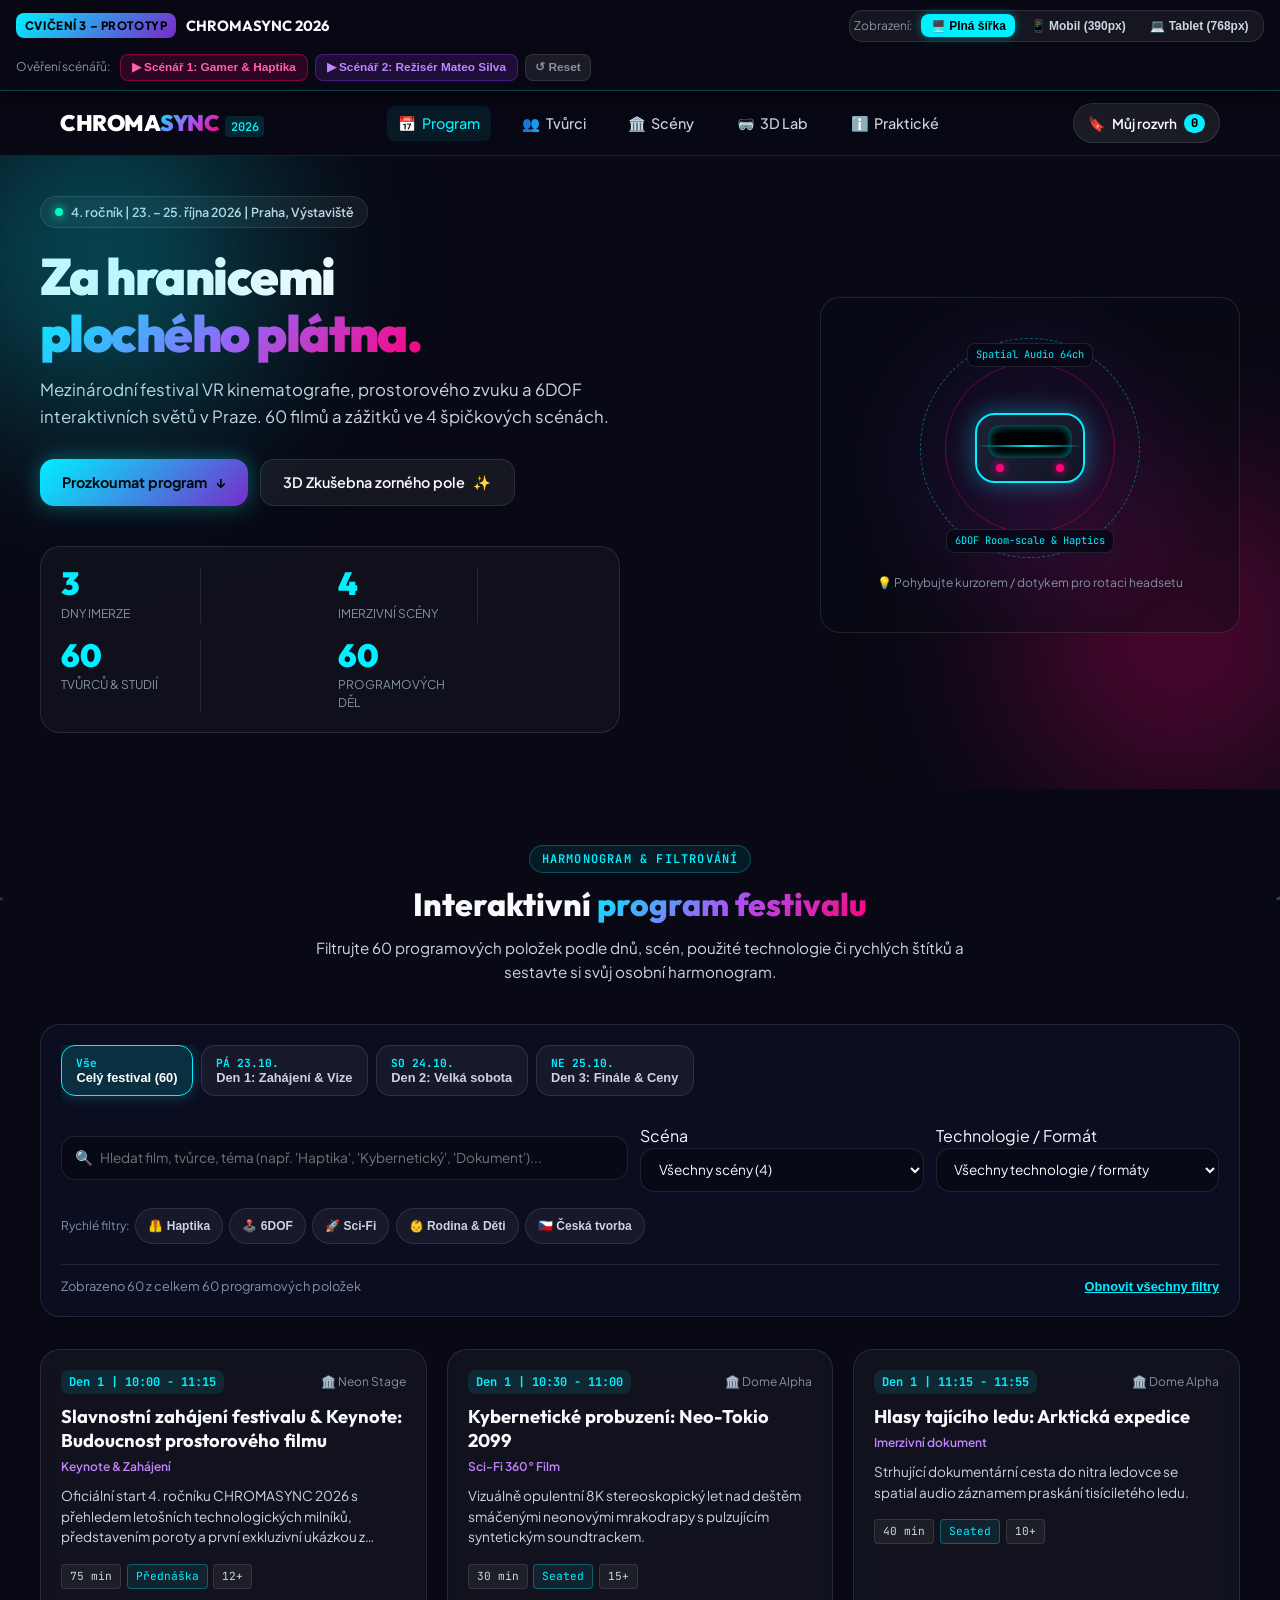
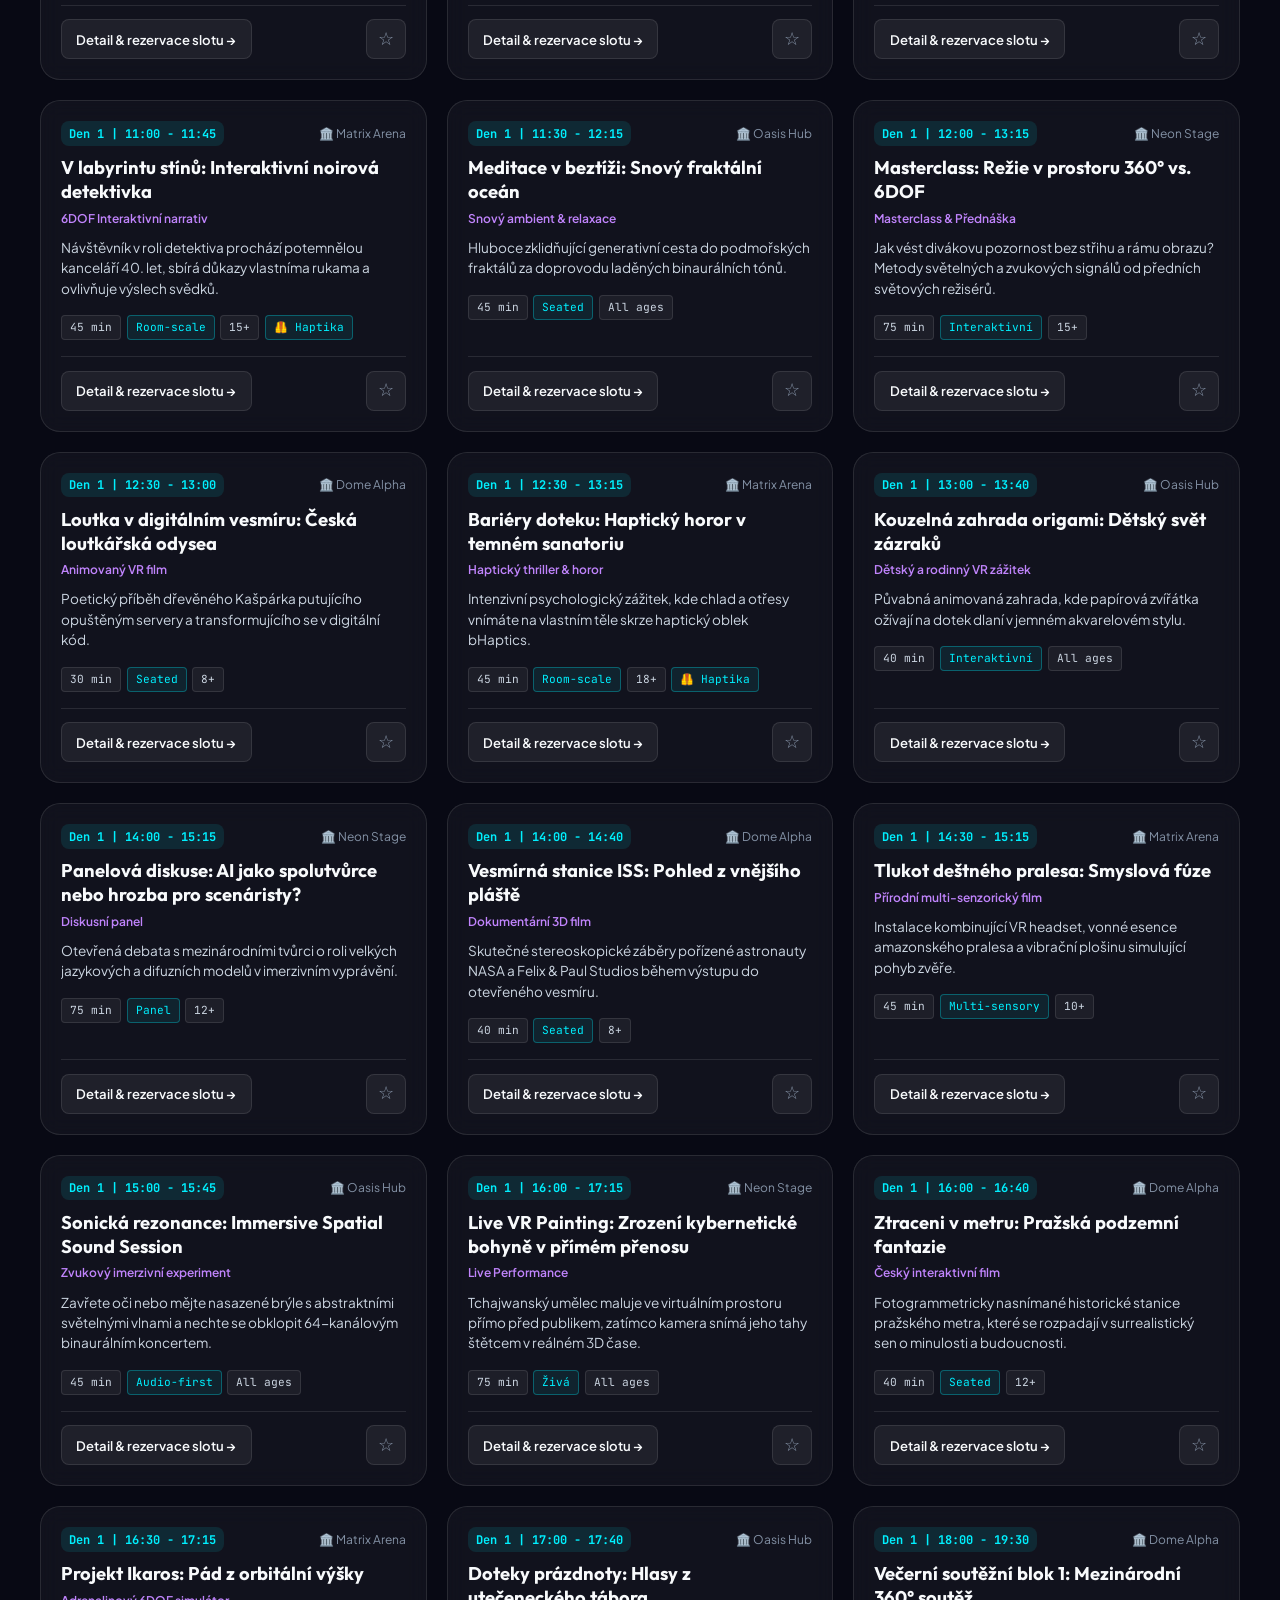
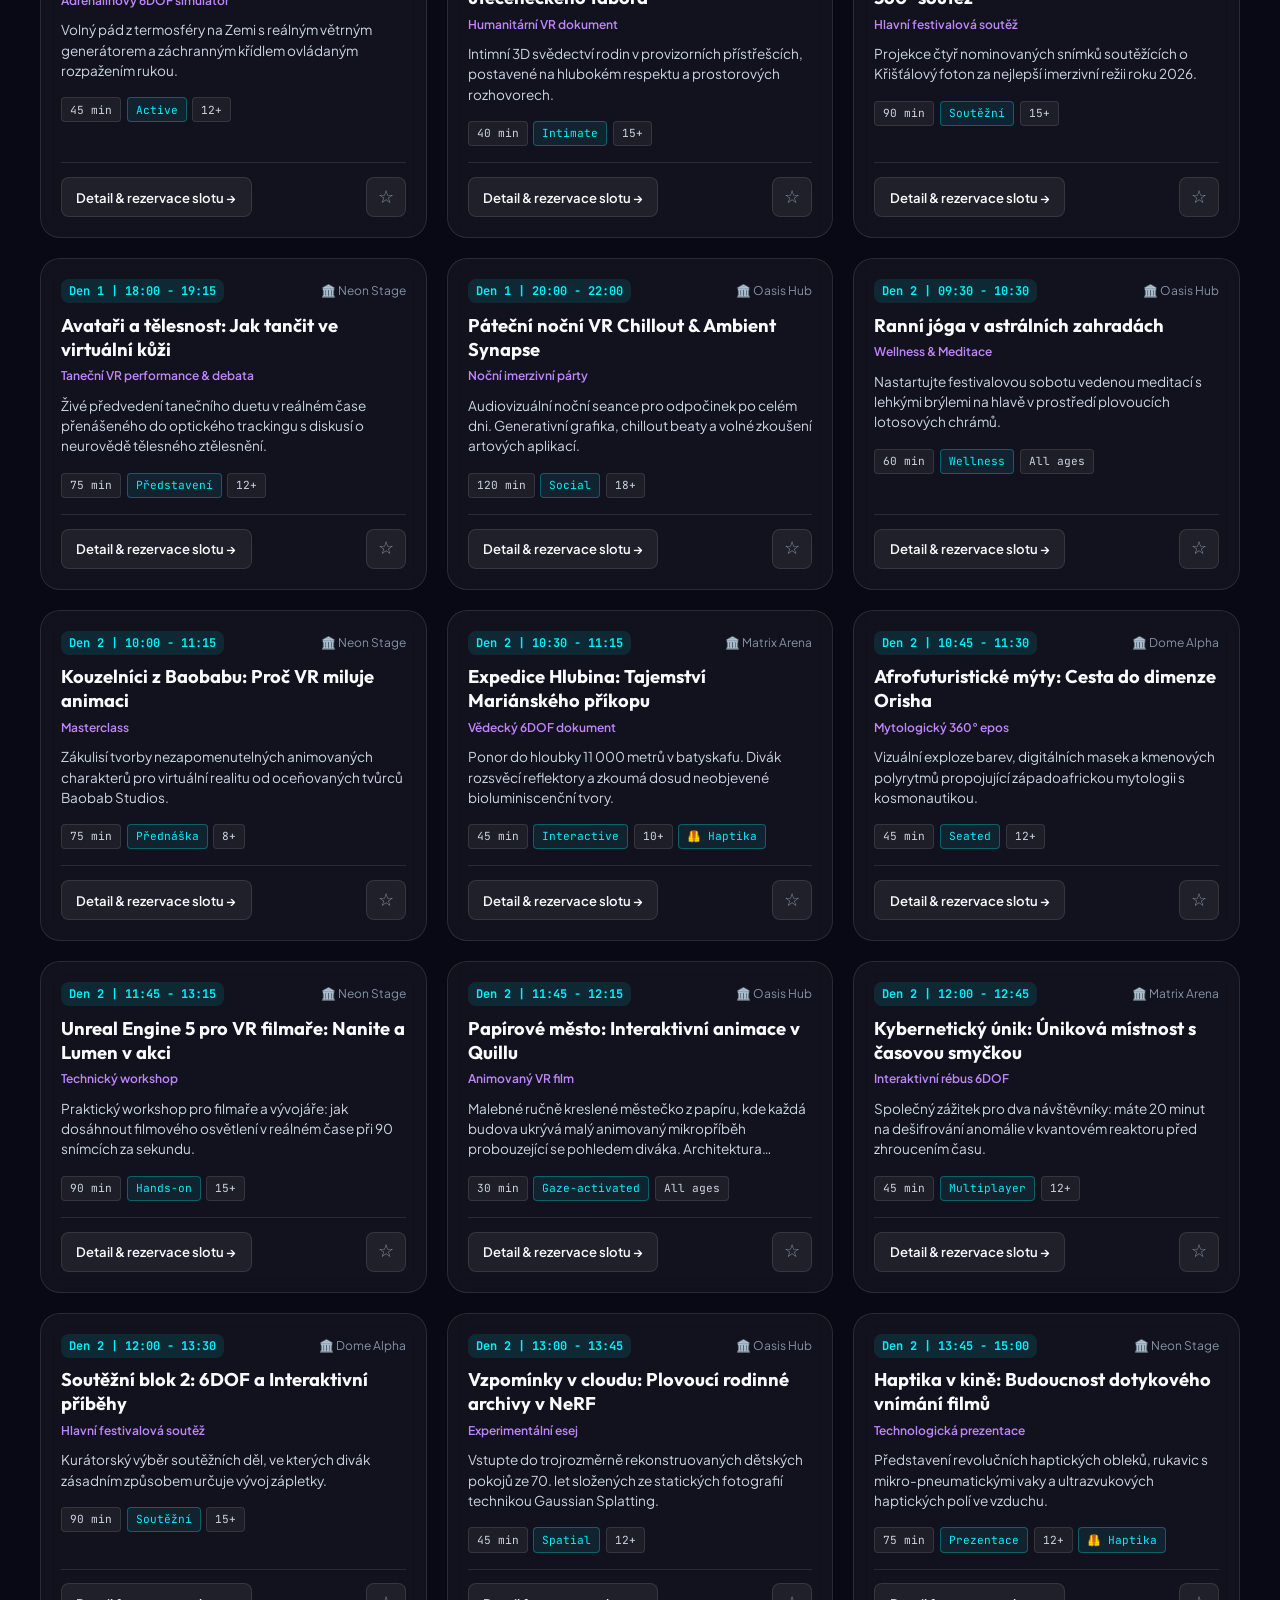
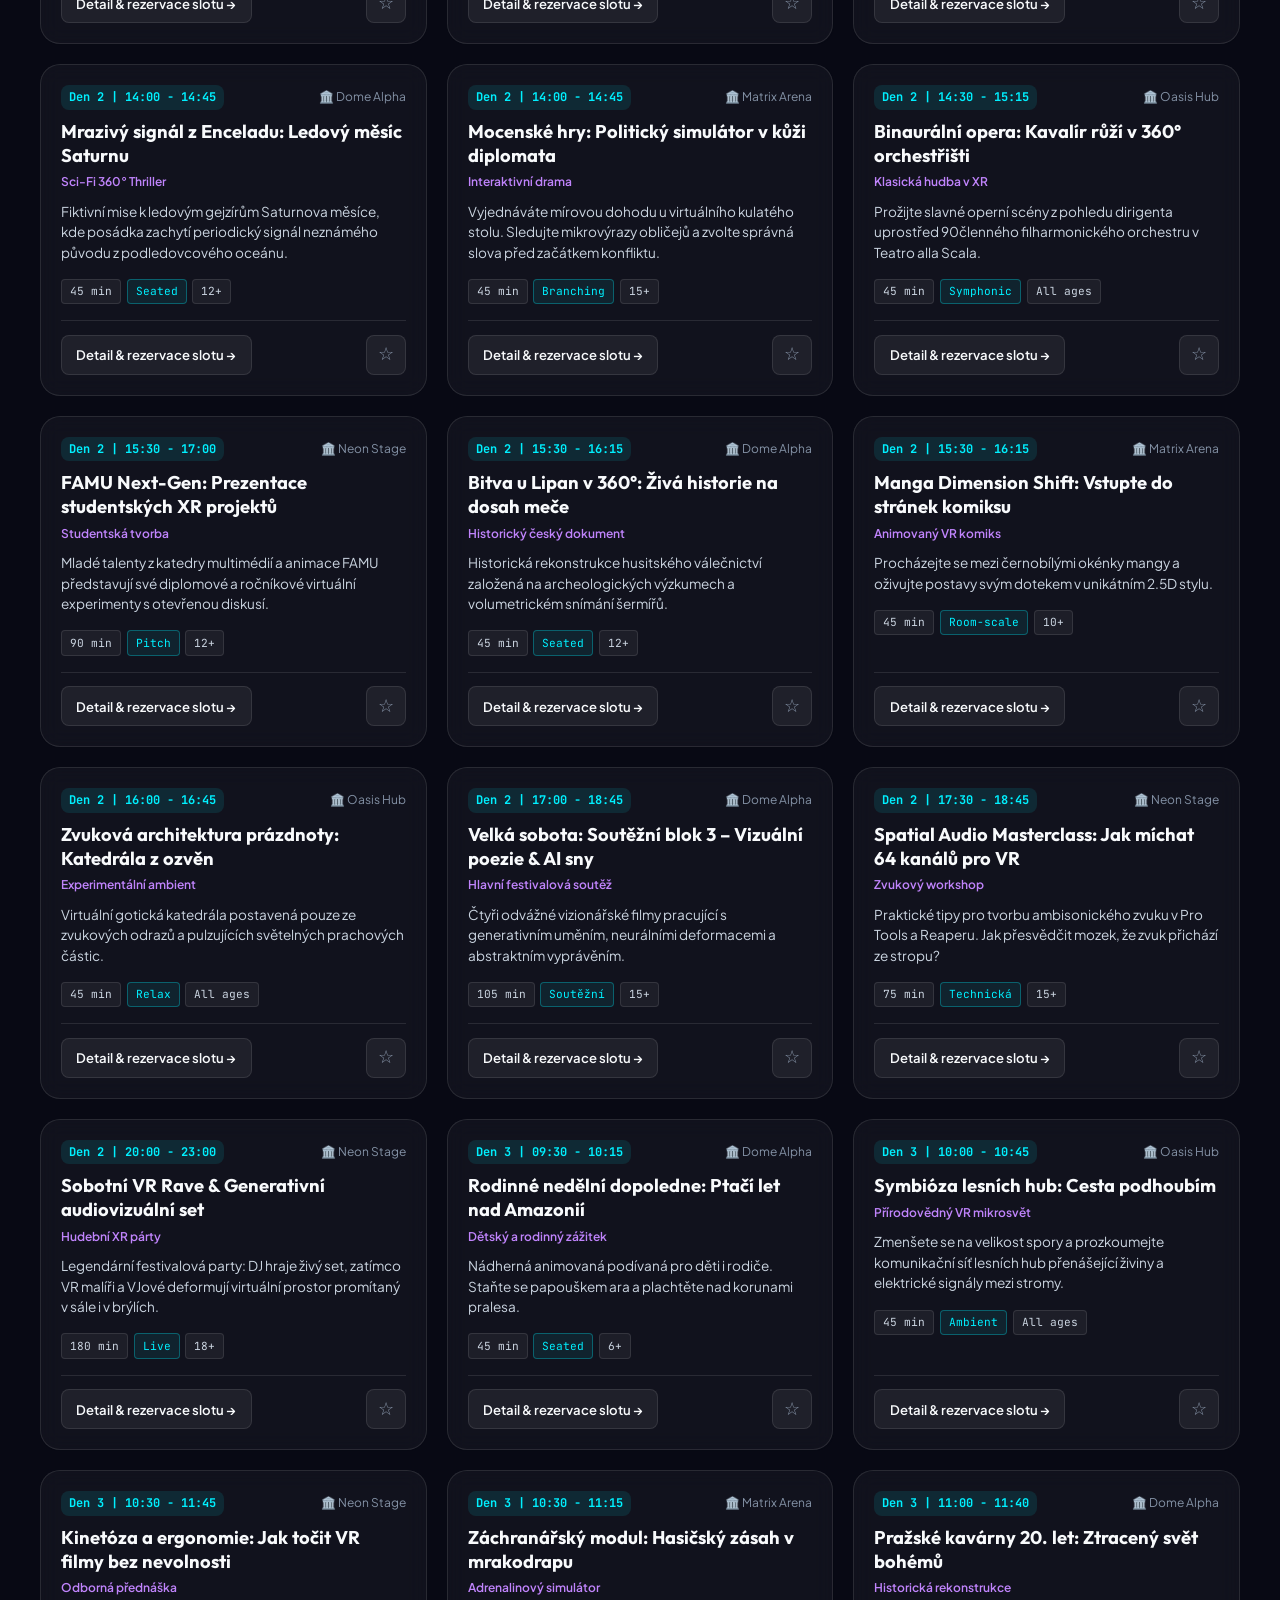
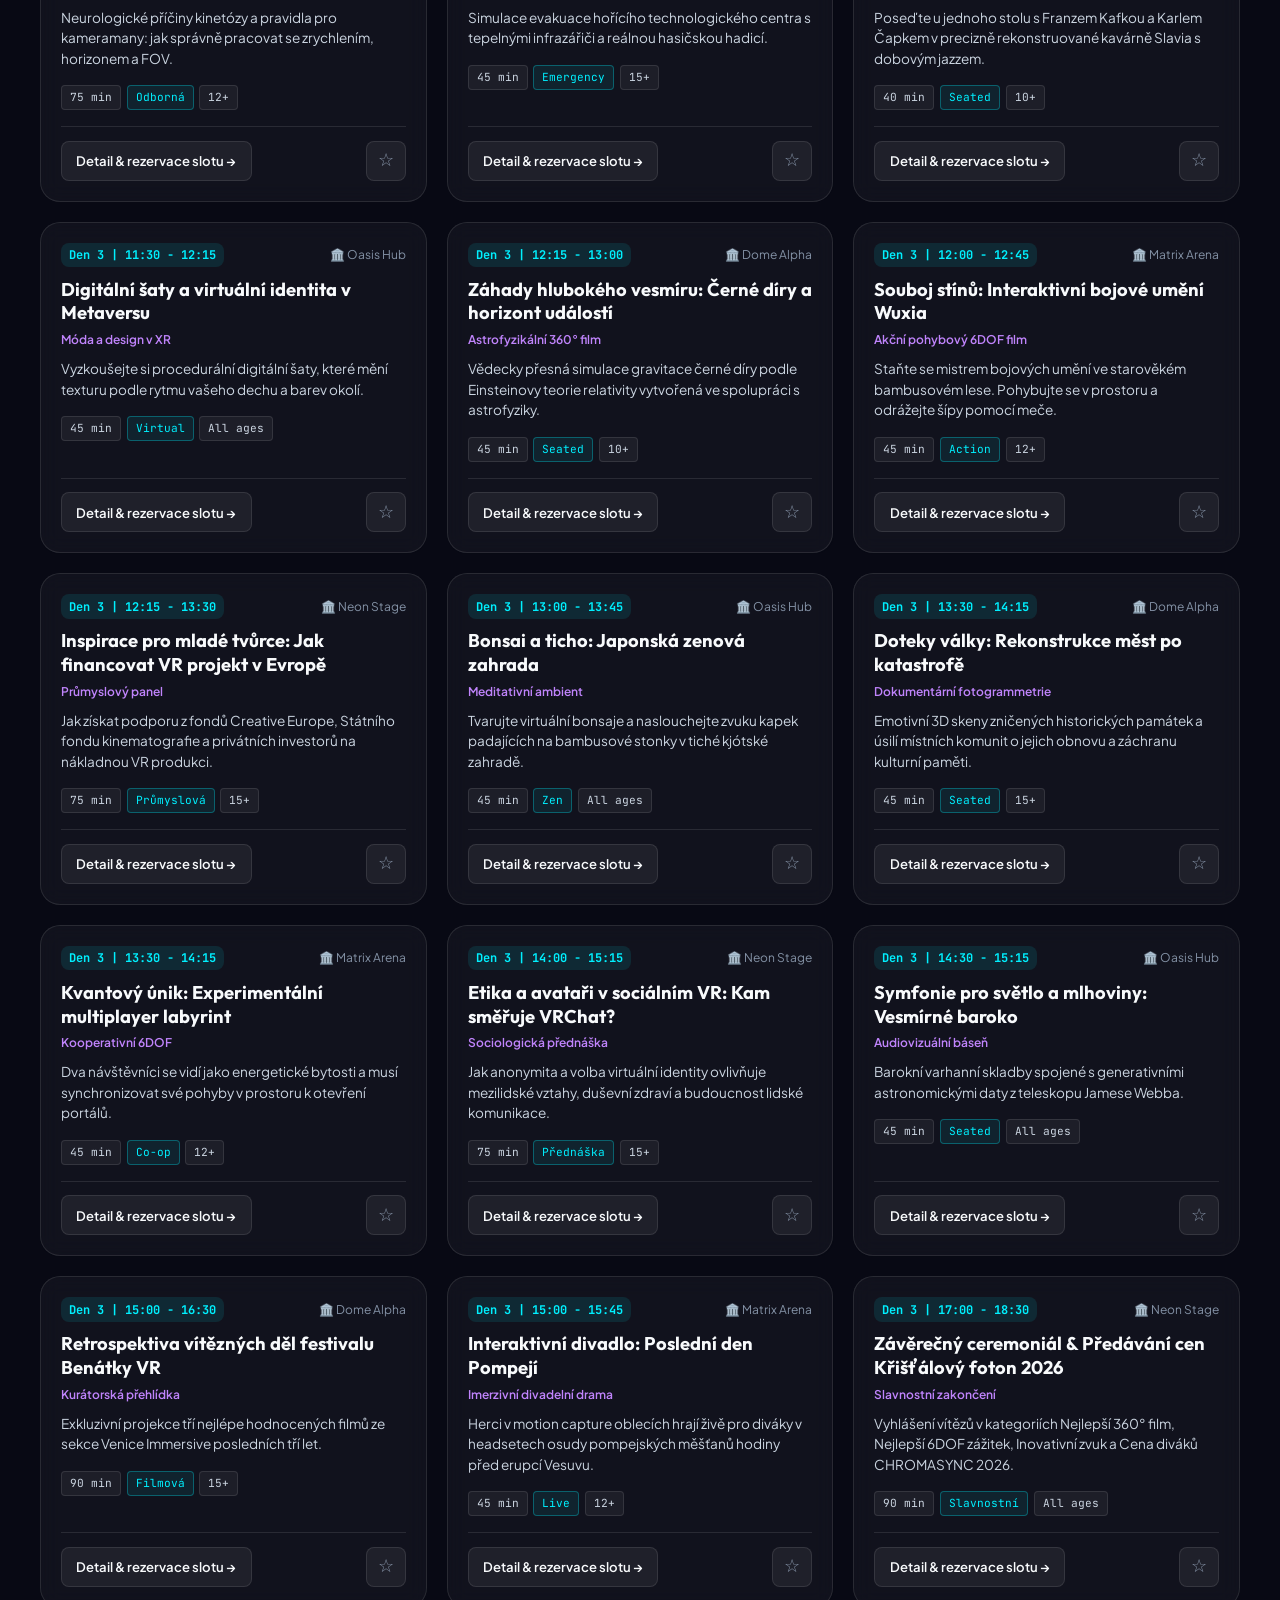
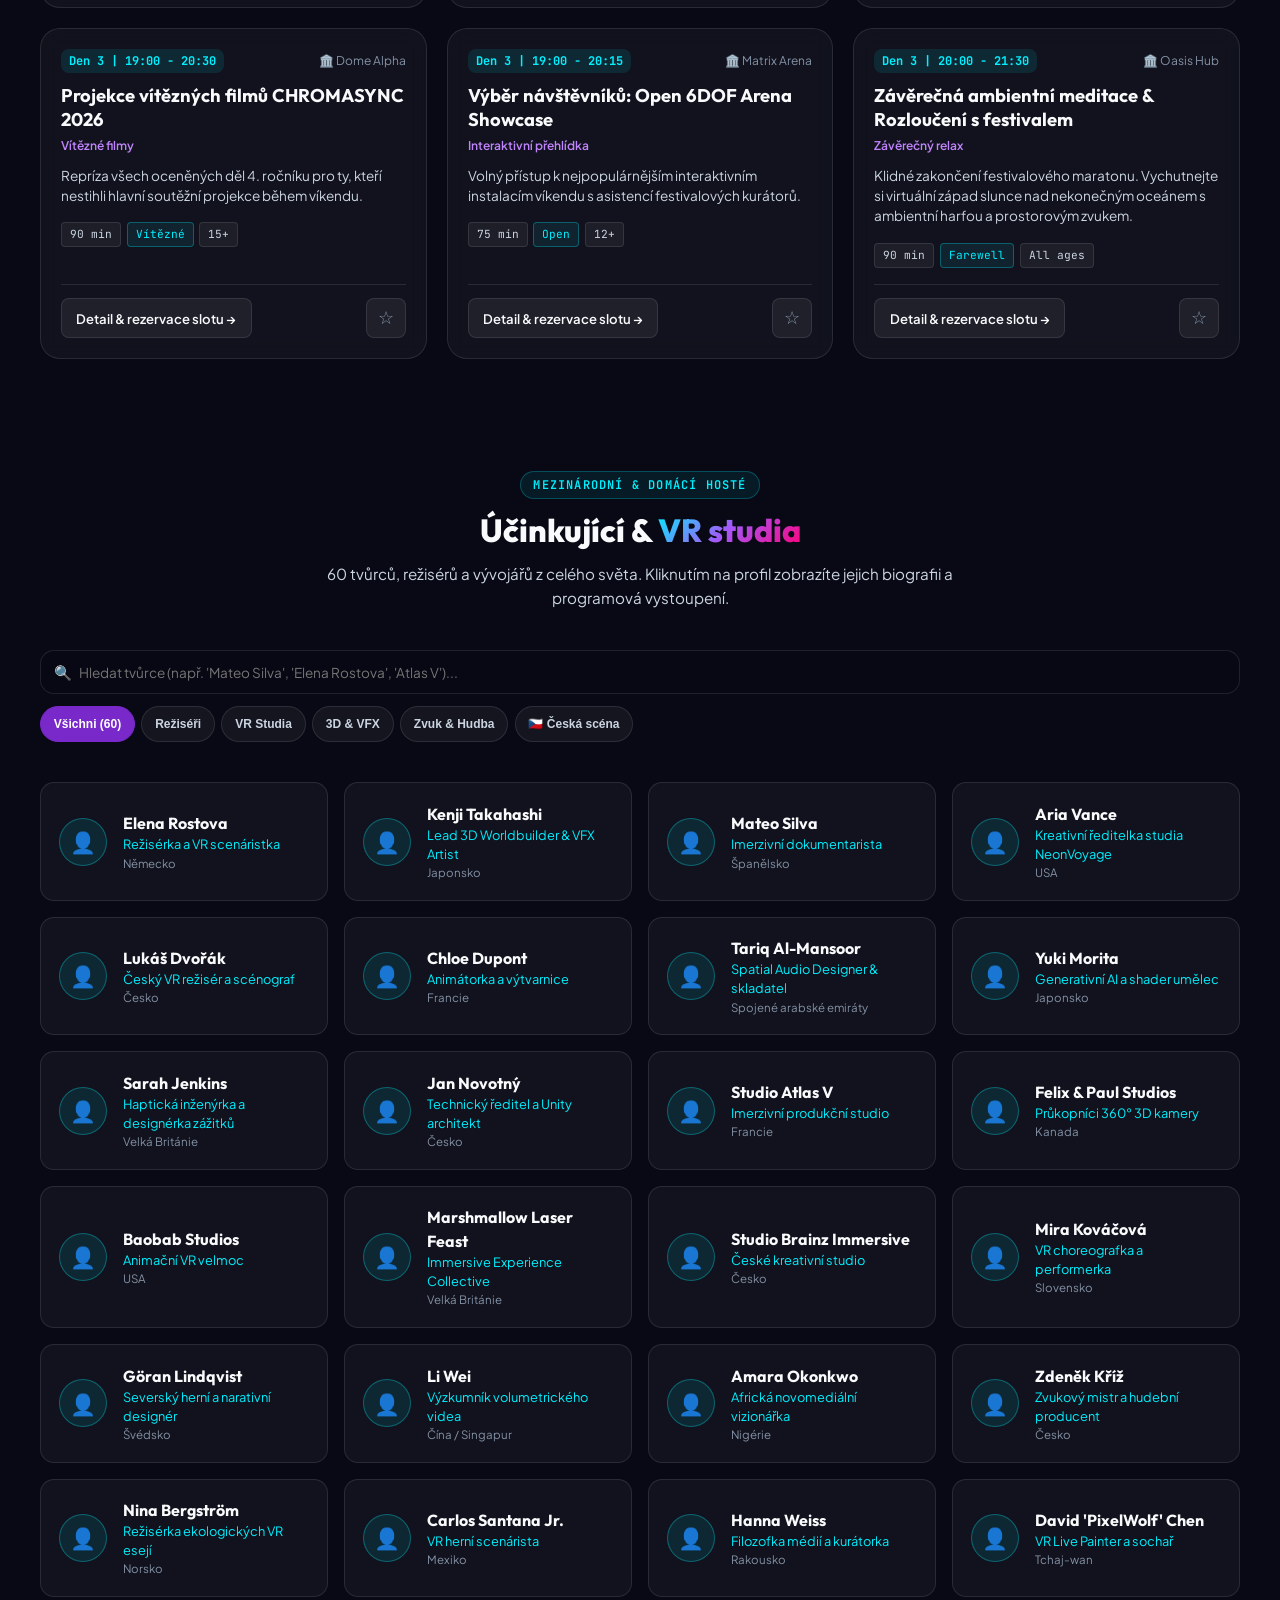
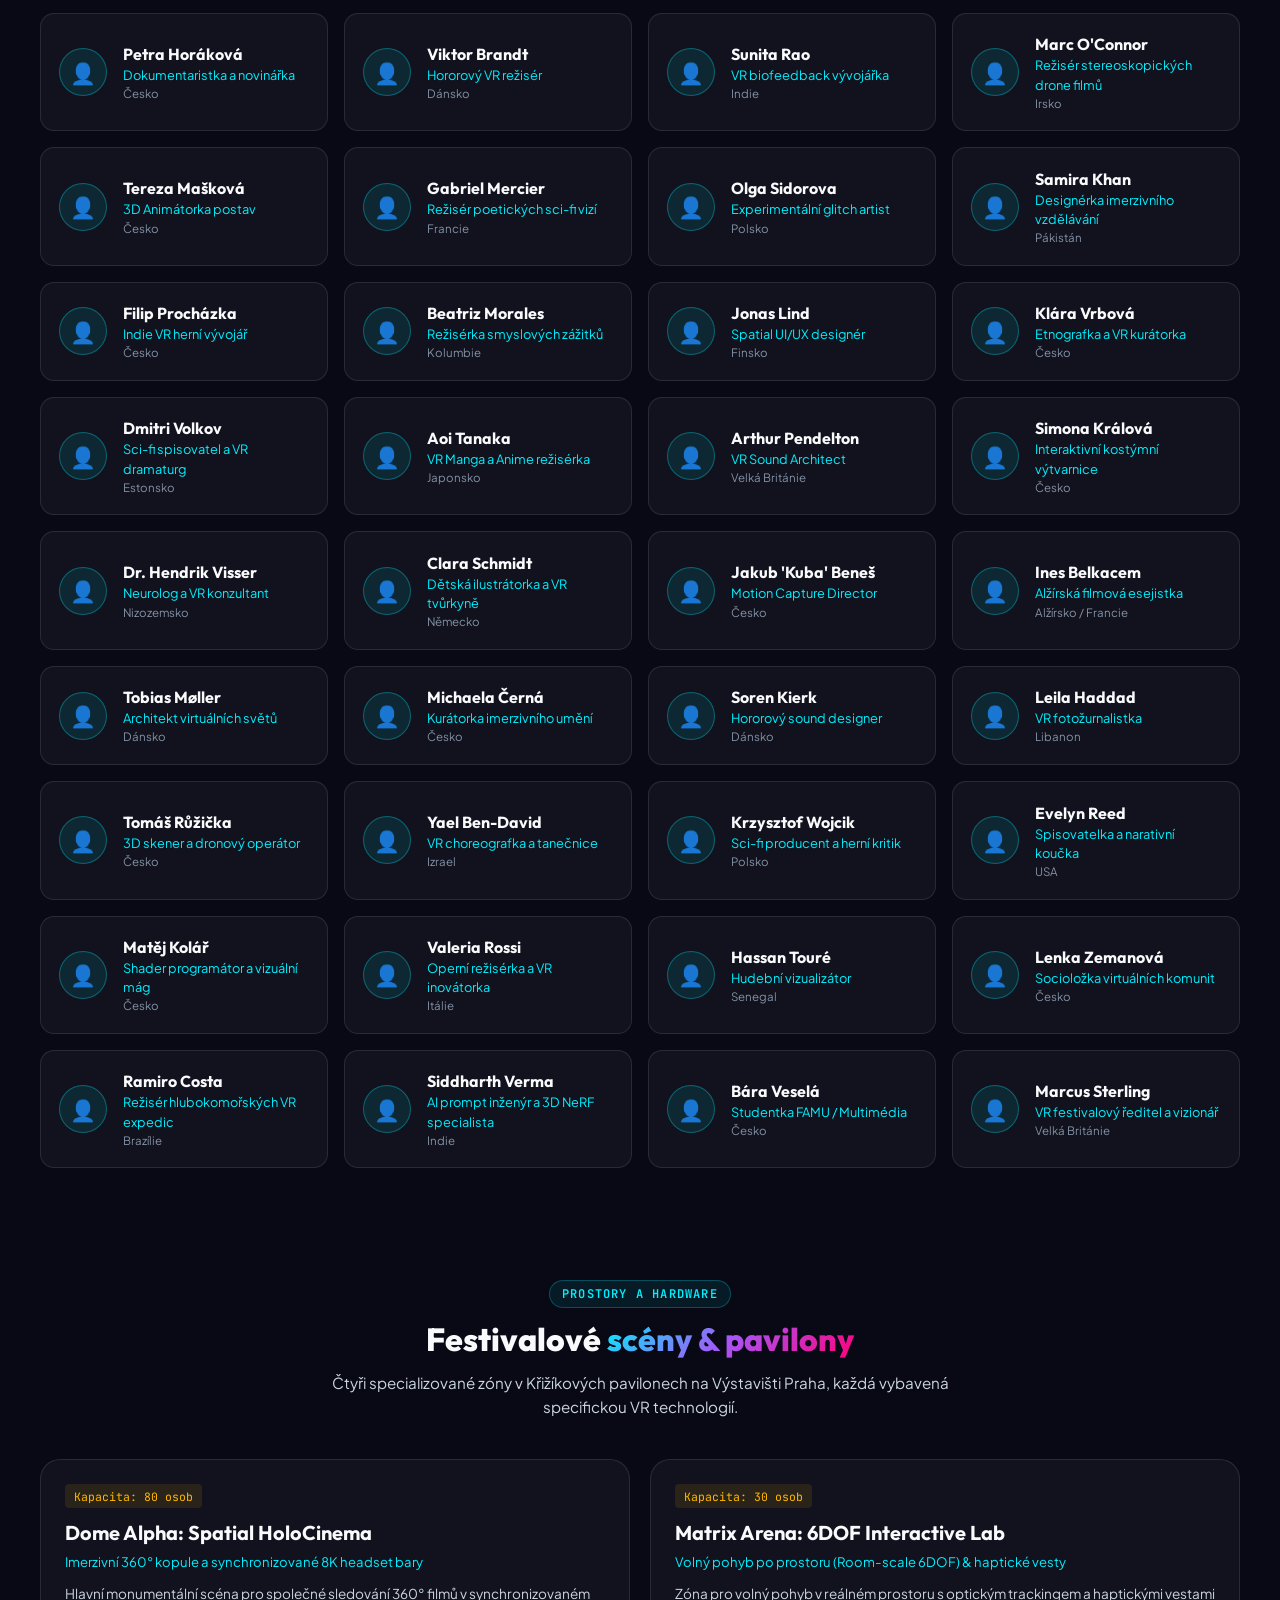
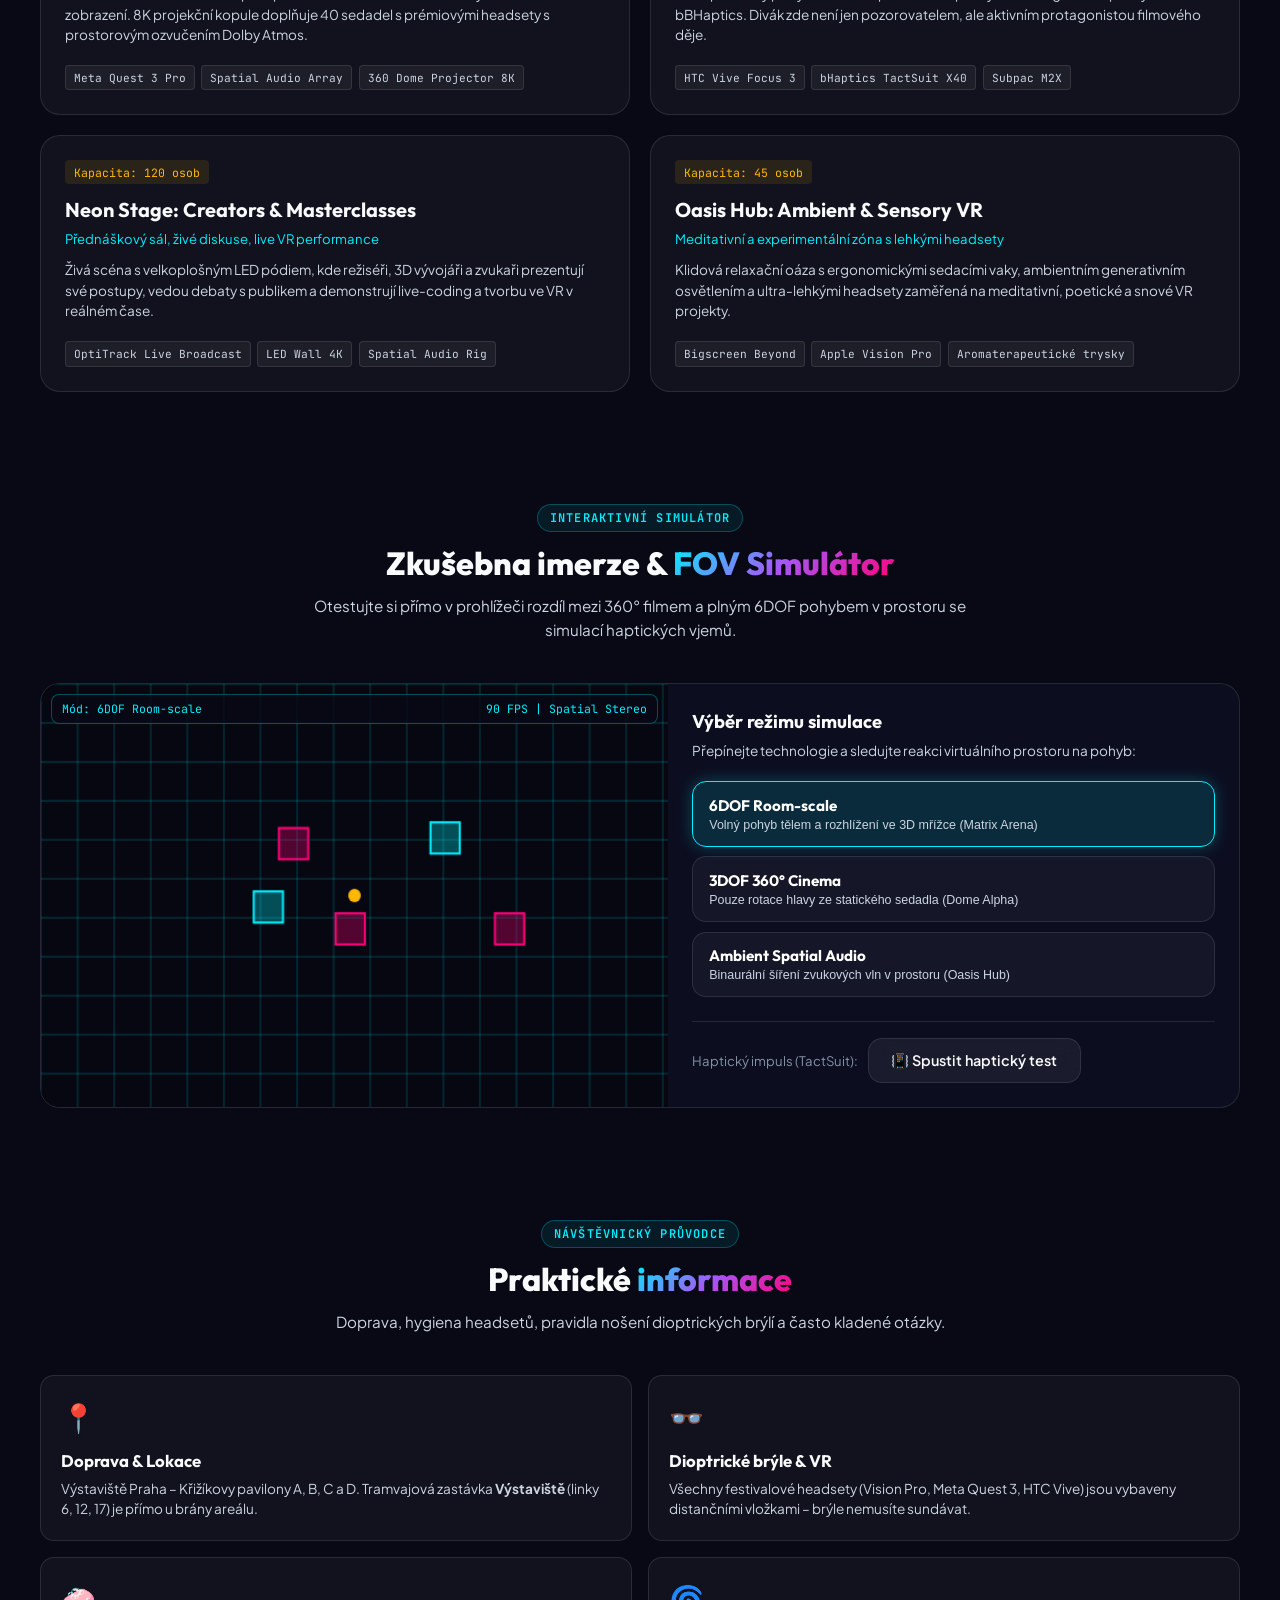
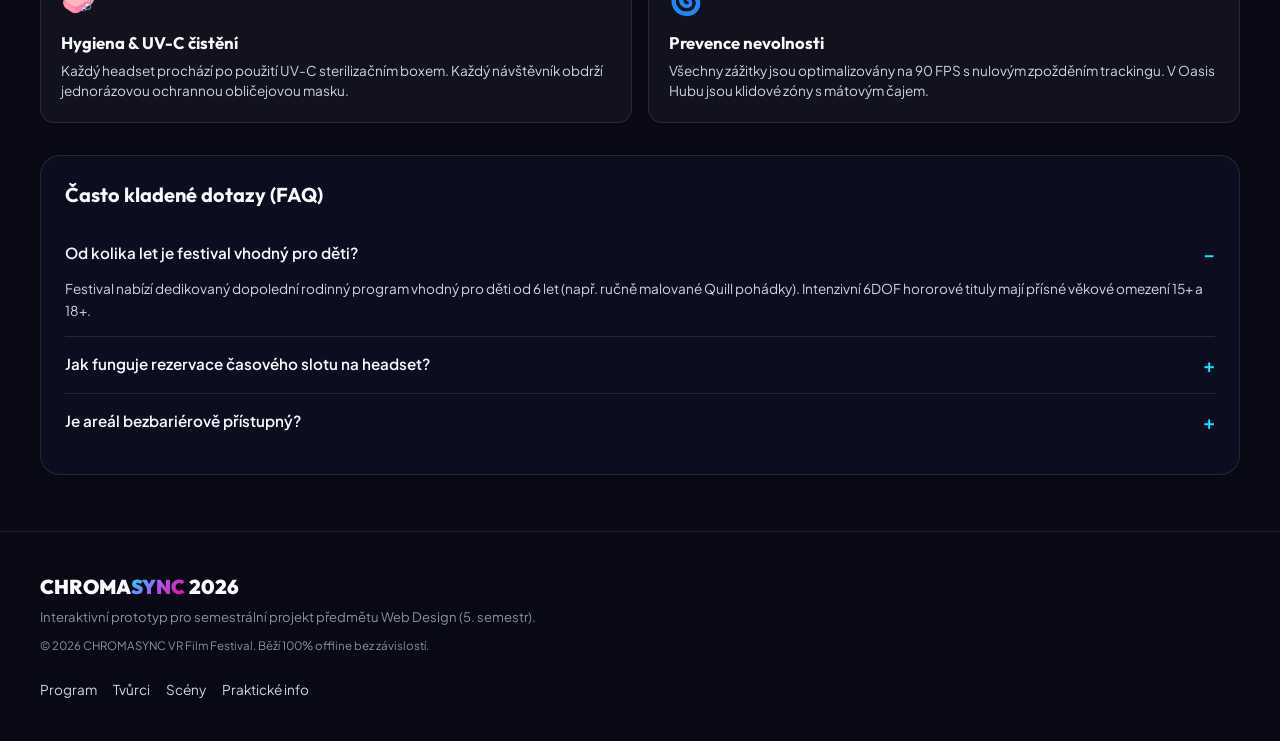
<file: projekt/prototyp/index.html>
<!DOCTYPE html>
<html lang="cs">
<head>
  <meta charset="UTF-8">
  <meta name="viewport" content="width=device-width, initial-scale=1.0">
  <meta name="description" content="CHROMASYNC VR FILM FESTIVAL 2026 – Interaktivní prototyp (Cvičení 3, Web Design).">
  <title>CHROMASYNC 2026 | Interaktivní prototyp (Cvičení 3)</title>
  
  <!-- Google Fonts: Outfit, Plus Jakarta Sans, JetBrains Mono -->
  <link rel="preconnect" href="https://fonts.googleapis.com">
  <link rel="preconnect" href="https://fonts.gstatic.com" crossorigin>
  <link href="https://fonts.googleapis.com/css2?family=JetBrains+Mono:wght@400;600&family=Outfit:wght@400;600;700;800;900&family=Plus+Jakarta+Sans:wght@400;500;600;700&display=swap" rel="stylesheet">
  
  <link rel="stylesheet" href="style.css">
</head>
<body class="dark-theme">
  <!-- Interactive Ambient Canvas Background -->
  <canvas id="ambient-canvas" class="ambient-canvas" aria-hidden="true"></canvas>

  <!-- PROTOTYPE TOP CONTROL BAR (Navigace prototypu, přepínač viewportu a scénářů) -->
  <aside class="proto-topbar" id="proto-topbar" aria-label="Ovládací lišta prototypu">
    <div class="proto-topbar-inner">
      <div class="proto-brand">
        <span class="proto-badge">Cvičení 3 – Prototyp</span>
        <span class="proto-project-name">CHROMASYNC 2026</span>
      </div>

      <!-- Viewport Device Switcher (Mobile-First / Tablet / Desktop) -->
      <div class="proto-viewport-switcher" role="radiogroup" aria-label="Režim zobrazení zařízení">
        <span class="switcher-label">Zobrazení:</span>
        <button class="btn-vp-toggle active" data-viewport="fluid" title="Přirozené rozložení podle okna prohlížeče">
          🖥️ Plná šířka
        </button>
        <button class="btn-vp-toggle" data-viewport="mobile" title="Mobilní zobrazení (390px - iPhone frame)">
          📱 Mobil (390px)
        </button>
        <button class="btn-vp-toggle" data-viewport="tablet" title="Tabletové zobrazení (768px - iPad frame)">
          💻 Tablet (768px)
        </button>
      </div>

      <!-- Scenario Walkthrough Buttons -->
      <div class="proto-scenarios-row">
        <span class="switcher-label">Ověření scénářů:</span>
        <button class="btn-proto-action btn-scenario-1" id="btn-run-scenario-1" title="Automatický průchod scénářem 1 (Tomáš, 6DOF a haptika)">
          ▶ Scénář 1: Gamer & Haptika
        </button>
        <button class="btn-proto-action btn-scenario-2" id="btn-run-scenario-2" title="Automatický průchod scénářem 2 (Karolína, režisér Mateo Silva)">
          ▶ Scénář 2: Režisér Mateo Silva
        </button>
        <button class="btn-proto-reset" id="btn-reset-prototype" title="Resetovat všechny filtry, rozvrh a rezervace">
          ↺ Reset
        </button>
      </div>
    </div>
  </aside>

  <!-- VIEWPORT EMULATOR CONTAINER -->
  <div class="viewport-wrapper viewport-fluid" id="viewport-wrapper">
    <!-- DEVICE FRAME DECORATION (Only active in mobile/tablet modes) -->
    <div class="device-frame" id="device-frame">
      <div class="device-notch" aria-hidden="true"></div>

      <!-- SITE HEADER (Glassmorphic Navigation Bar) -->
      <header class="site-header" id="site-header">
        <div class="header-inner">
          <a href="#hero" class="brand-logo" id="brand-logo">
            <span class="logo-text">CHROMA<span class="text-gradient">SYNC</span></span>
            <span class="logo-edition">2026</span>
          </a>

          <!-- Desktop Navigation -->
          <nav class="desktop-nav" id="desktop-nav" aria-label="Hlavní navigace">
            <a href="#program-section" class="nav-link active" data-section="program">
              <span class="nav-icon">📅</span> Program
            </a>
            <a href="#creators-section" class="nav-link" data-section="creators">
              <span class="nav-icon">👥</span> Tvůrci
            </a>
            <a href="#stages-section" class="nav-link" data-section="stages">
              <span class="nav-icon">🏛️</span> Scény
            </a>
            <a href="#showcase-section" class="nav-link" data-section="showcase">
              <span class="nav-icon">🥽</span> 3D Lab
            </a>
            <a href="#practical-section" class="nav-link" data-section="practical">
              <span class="nav-icon">ℹ️</span> Praktické
            </a>
          </nav>

          <!-- Header Actions -->
          <div class="header-actions">
            <button class="btn-schedule-drawer-toggle" id="btn-open-schedule-drawer" aria-label="Otevřít můj osobní rozvrh">
              <span class="icon">🔖</span>
              <span class="label">Můj rozvrh</span>
              <span class="badge" id="schedule-counter">0</span>
            </button>
          </div>
        </div>
      </header>

      <!-- MOBILE BOTTOM NAVIGATION (Mobile-First Ergonomics / Thumb Zone) -->
      <nav class="mobile-bottom-nav" id="mobile-bottom-nav" aria-label="Spodní navigace pro mobilní zařízení">
        <a href="#program-section" class="mobile-nav-item active" data-section="program">
          <span class="m-icon">📅</span>
          <span class="m-label">Program</span>
        </a>
        <a href="#creators-section" class="mobile-nav-item" data-section="creators">
          <span class="m-icon">👥</span>
          <span class="m-label">Tvůrci</span>
        </a>
        <a href="#stages-section" class="mobile-nav-item" data-section="stages">
          <span class="m-icon">🏛️</span>
          <span class="m-label">Scény</span>
        </a>
        <a href="#showcase-section" class="mobile-nav-item" data-section="showcase">
          <span class="m-icon">🥽</span>
          <span class="m-label">3D Lab</span>
        </a>
        <a href="#practical-section" class="mobile-nav-item" data-section="practical">
          <span class="m-icon">ℹ️</span>
          <span class="m-label">Info</span>
        </a>
      </nav>

      <!-- MAIN CONTENT -->
      <main id="main-content" class="main-content">
        <!-- HERO SECTION -->
        <section class="section hero-section" id="hero">
          <div class="hero-bg-glow glow-1"></div>
          <div class="hero-bg-glow glow-2"></div>

          <div class="container hero-container">
            <div class="hero-text-content">
              <div class="hero-badge">
                <span class="pulse-indicator"></span>
                <span>4. ročník | 23. – 25. října 2026 | Praha, Výstaviště</span>
              </div>

              <h1 class="hero-title">
                Za hranicemi <br>
                <span class="text-gradient">plochého plátna.</span>
              </h1>

              <p class="hero-lead">
                Mezinárodní festival VR kinematografie, prostorového zvuku a 6DOF interaktivních světů v Praze. 60 filmů a zážitků ve 4 špičkových scénách.
              </p>

              <div class="hero-cta-buttons">
                <a href="#program-section" class="btn btn-primary btn-glow">
                  <span>Prozkoumat program</span>
                  <span class="arrow">↓</span>
                </a>
                <a href="#showcase-section" class="btn btn-glass">
                  <span>3D Zkušebna zorného pole</span>
                  <span class="icon">✨</span>
                </a>
              </div>

              <!-- Key Metrics -->
              <div class="hero-metrics-grid">
                <div class="metric-item">
                  <span class="metric-val">3</span>
                  <span class="metric-label">Dny imerze</span>
                </div>
                <div class="metric-divider"></div>
                <div class="metric-item">
                  <span class="metric-val">4</span>
                  <span class="metric-label">Imerzivní scény</span>
                </div>
                <div class="metric-divider"></div>
                <div class="metric-item">
                  <span class="metric-val">60</span>
                  <span class="metric-label">Tvůrců & studií</span>
                </div>
                <div class="metric-divider"></div>
                <div class="metric-item">
                  <span class="metric-val">60</span>
                  <span class="metric-label">Programových děl</span>
                </div>
              </div>
            </div>

            <!-- Interactive Headset Visual Card -->
            <div class="hero-visual-card">
              <div class="headset-orb" id="headset-interactive-orb">
                <div class="orb-ring ring-outer"></div>
                <div class="orb-ring ring-inner"></div>
                <div class="orb-model">
                  <div class="vr-hmd-body">
                    <div class="vr-visor"></div>
                    <div class="vr-sensor sensor-l"></div>
                    <div class="vr-sensor sensor-r"></div>
                    <div class="vr-light-stripe"></div>
                  </div>
                </div>
                <span class="orb-tag tag-top">Spatial Audio 64ch</span>
                <span class="orb-tag tag-bottom">6DOF Room-scale & Haptics</span>
              </div>
              <p class="orb-note">💡 Pohybujte kurzorem / dotykem pro rotaci headsetu</p>
            </div>
          </div>
        </section>

        <!-- PROGRAM SECTION (INTERAKTIVNÍ FUNKCE 1, 2 a 3) -->
        <section class="section program-section" id="program-section">
          <div class="container">
            <div class="section-heading-block">
              <span class="section-tag-label">Harmonogram & Filtrování</span>
              <h2 class="section-heading">Interaktivní <span class="text-gradient">program festivalu</span></h2>
              <p class="section-lead">
                Filtrujte 60 programových položek podle dnů, scén, použité technologie či rychlých štítků a sestavte si svůj osobní harmonogram.
              </p>
            </div>

            <!-- PROGRAM TOOLBAR (Filtry a vyhledávání) -->
            <div class="program-toolbar">
              <!-- Day Selector Tabs -->
              <div class="day-tabs-row" role="tablist" aria-label="Výběr festivalového dne">
                <button class="day-tab active" data-day="all" role="tab" aria-selected="true">
                  <span class="tab-code">Vše</span>
                  <span class="tab-title">Celý festival (60)</span>
                </button>
                <button class="day-tab" data-day="1" role="tab" aria-selected="false">
                  <span class="tab-code">PÁ 23.10.</span>
                  <span class="tab-title">Den 1: Zahájení & Vize</span>
                </button>
                <button class="day-tab" data-day="2" role="tab" aria-selected="false">
                  <span class="tab-code">SO 24.10.</span>
                  <span class="tab-title">Den 2: Velká sobota</span>
                </button>
                <button class="day-tab" data-day="3" role="tab" aria-selected="false">
                  <span class="tab-code">NE 25.10.</span>
                  <span class="tab-title">Den 3: Finále & Ceny</span>
                </button>
              </div>

              <!-- Filter Controls Row -->
              <div class="filter-controls-row">
                <!-- Live Search Input -->
                <div class="search-box-wrapper">
                  <span class="search-ico">🔍</span>
                  <input type="search" id="program-search-input" placeholder="Hledat film, tvůrce, téma (např. 'Haptika', 'Kybernetický', 'Dokument')..." aria-label="Vyhledávání v programu">
                  <button class="btn-clear-search" id="btn-clear-search" aria-label="Vymazat text vyhledávání">✕</button>
                </div>

                <!-- Stage Filter -->
                <div class="filter-select-wrapper">
                  <label for="filter-stage-select" class="sr-only">Scéna</label>
                  <select id="filter-stage-select" aria-label="Filtrovat podle scény">
                    <option value="all">Všechny scény (4)</option>
                    <option value="stage-dome-alpha">Dome Alpha (Spatial HoloCinema)</option>
                    <option value="stage-matrix-6dof">Matrix Arena (6DOF & Haptika)</option>
                    <option value="stage-neon-creators">Neon Stage (Creators & Masterclasses)</option>
                    <option value="stage-oasis-chill">Oasis Hub (Ambient & Sensory)</option>
                  </select>
                </div>

                <!-- Technology Filter -->
                <div class="filter-select-wrapper">
                  <label for="filter-tech-select" class="sr-only">Technologie / Formát</label>
                  <select id="filter-tech-select" aria-label="Filtrovat podle technologie">
                    <option value="all">Všechny technologie / formáty</option>
                    <option value="6dof">6DOF Volný pohyb v prostoru</option>
                    <option value="haptic">Haptická vesta & dotek</option>
                    <option value="360">360° 3D Stereoskopický film</option>
                    <option value="visionpro">Apple Vision Pro / Hand-tracking</option>
                    <option value="talk">Přednáška & Masterclass</option>
                  </select>
                </div>
              </div>

              <!-- Fast Quick-Pills -->
              <div class="quick-pills-bar" id="quick-pills-bar">
                <span class="pills-title">Rychlé filtry:</span>
                <button class="quick-pill" data-pill="haptic">🦺 Haptika</button>
                <button class="quick-pill" data-pill="6dof">🕹️ 6DOF</button>
                <button class="quick-pill" data-pill="sci-fi">🚀 Sci-Fi</button>
                <button class="quick-pill" data-pill="kids">👶 Rodina & Děti</button>
                <button class="quick-pill" data-pill="cz">🇨🇿 Česká tvorba</button>
              </div>

              <!-- Status Bar -->
              <div class="filter-status-row">
                <span class="results-counter" id="results-count-text">Zobrazeno 60 programových položek</span>
                <button class="btn-reset-filters-text" id="btn-reset-filters">Obnovit všechny filtry</button>
              </div>
            </div>

            <!-- Program Items Grid -->
            <div class="program-grid" id="program-items-grid" aria-live="polite">
              <!-- Dynamically populated via app.js -->
            </div>

            <!-- Empty State -->
            <div class="empty-state-card hidden" id="program-empty-state">
              <div class="empty-icon">🛰️</div>
              <h3>Žádná vystoupení neodpovídají zadaným filtrům</h3>
              <p>Zkuste upravit hledaný výraz nebo resetovat výběr scény a technologie.</p>
              <button class="btn btn-glass" id="btn-empty-reset">Zobrazit kompletní program</button>
            </div>
          </div>
        </section>

        <!-- CREATORS SECTION (INTERAKTIVNÍ FUNKCE 4: KATALOG TVŮRCŮ S OBOUSMĚRNÝM PROPOJENÍM) -->
        <section class="section creators-section" id="creators-section">
          <div class="container">
            <div class="section-heading-block">
              <span class="section-tag-label">Mezinárodní & Domácí hosté</span>
              <h2 class="section-heading">Účinkující & <span class="text-gradient">VR studia</span></h2>
              <p class="section-lead">
                60 tvůrců, režisérů a vývojářů z celého světa. Kliknutím na profil zobrazíte jejich biografii a programová vystoupení.
              </p>
            </div>

            <div class="creators-toolbar">
              <div class="search-box-wrapper">
                <span class="search-ico">🔍</span>
                <input type="search" id="creators-search-input" placeholder="Hledat tvůrce (např. 'Mateo Silva', 'Elena Rostova', 'Atlas V')..." aria-label="Vyhledávání v tvůrcích">
              </div>

              <div class="role-pills-row" id="creators-role-pills">
                <button class="role-pill active" data-role="all">Všichni (60)</button>
                <button class="role-pill" data-role="Režisér">Režiséři</button>
                <button class="role-pill" data-role="Studio">VR Studia</button>
                <button class="role-pill" data-role="3D">3D & VFX</button>
                <button class="role-pill" data-role="Audio">Zvuk & Hudba</button>
                <button class="role-pill" data-role="Česko">🇨🇿 Česká scéna</button>
              </div>
            </div>

            <!-- Creators Cards Grid -->
            <div class="creators-grid" id="creators-grid">
              <!-- Dynamically populated via app.js -->
            </div>
          </div>
        </section>

        <!-- STAGES / VENUES SECTION -->
        <section class="section stages-section" id="stages-section">
          <div class="container">
            <div class="section-heading-block">
              <span class="section-tag-label">Prostory a hardware</span>
              <h2 class="section-heading">Festivalové <span class="text-gradient">scény & pavilony</span></h2>
              <p class="section-lead">
                Čtyři specializované zóny v Křižíkových pavilonech na Výstavišti Praha, každá vybavená specifickou VR technologií.
              </p>
            </div>

            <div class="stages-grid" id="stages-grid">
              <!-- Dynamically populated via app.js -->
            </div>
          </div>
        </section>

        <!-- 3D SHOWCASE / FOV SIMULATOR (INTERAKTIVNÍ FUNKCE 5) -->
        <section class="section showcase-section" id="showcase-section">
          <div class="container">
            <div class="section-heading-block">
              <span class="section-tag-label">Interaktivní simulátor</span>
              <h2 class="section-heading">Zkušebna imerze & <span class="text-gradient">FOV Simulátor</span></h2>
              <p class="section-lead">
                Otestujte si přímo v prohlížeči rozdíl mezi 360° filmem a plným 6DOF pohybem v prostoru se simulací haptických vjemů.
              </p>
            </div>

            <div class="showcase-box">
              <div class="canvas-viewport-col">
                <canvas id="fov-simulator-canvas" class="fov-canvas" width="600" height="380"></canvas>
                <div class="viewport-hud-bar">
                  <span class="hud-item" id="hud-mode-display">Mód: 6DOF Room-scale</span>
                  <span class="hud-item" id="hud-fps-display">90 FPS | Spatial Stereo</span>
                </div>
              </div>

              <div class="controls-col">
                <h3 class="panel-title">Výběr režimu simulace</h3>
                <p class="panel-desc">Přepínejte technologie a sledujte reakci virtuálního prostoru na pohyb:</p>

                <div class="sim-buttons-stack">
                  <button class="btn-sim-mode active" id="btn-mode-6dof" data-mode="6dof">
                    <span class="sim-title">6DOF Room-scale</span>
                    <span class="sim-desc">Volný pohyb tělem a rozhlížení ve 3D mřížce (Matrix Arena)</span>
                  </button>
                  <button class="btn-sim-mode" id="btn-mode-3dof" data-mode="3dof">
                    <span class="sim-title">3DOF 360° Cinema</span>
                    <span class="sim-desc">Pouze rotace hlavy ze statického sedadla (Dome Alpha)</span>
                  </button>
                  <button class="btn-sim-mode" id="btn-mode-ambient" data-mode="ambient">
                    <span class="sim-title">Ambient Spatial Audio</span>
                    <span class="sim-desc">Binaurální šíření zvukových vln v prostoru (Oasis Hub)</span>
                  </button>
                </div>

                <div class="haptic-box">
                  <span class="haptic-label">Haptický impuls (TactSuit):</span>
                  <button class="btn btn-glass" id="btn-test-haptic">📳 Spustit haptický test</button>
                  <span class="haptic-msg" id="haptic-feedback-msg"></span>
                </div>
              </div>
            </div>
          </div>
        </section>

        <!-- PRACTICAL INFO & FAQ SECTION -->
        <section class="section practical-section" id="practical-section">
          <div class="container">
            <div class="section-heading-block">
              <span class="section-tag-label">Návštěvnický průvodce</span>
              <h2 class="section-heading">Praktické <span class="text-gradient">informace</span></h2>
              <p class="section-lead">
                Doprava, hygiena headsetů, pravidla nošení dioptrických brýlí a často kladené otázky.
              </p>
            </div>

            <div class="practical-grid">
              <div class="info-card">
                <span class="info-icon">📍</span>
                <h3>Doprava & Lokace</h3>
                <p>Výstaviště Praha – Křižíkovy pavilony A, B, C a D. Tramvajová zastávka <strong>Výstaviště</strong> (linky 6, 12, 17) je přímo u brány areálu.</p>
              </div>

              <div class="info-card">
                <span class="info-icon">👓</span>
                <h3>Dioptrické brýle & VR</h3>
                <p>Všechny festivalové headsety (Vision Pro, Meta Quest 3, HTC Vive) jsou vybaveny distančními vložkami – brýle nemusíte sundávat.</p>
              </div>

              <div class="info-card">
                <span class="info-icon">🧼</span>
                <h3>Hygiena & UV-C čistění</h3>
                <p>Každý headset prochází po použití UV-C sterilizačním boxem. Každý návštěvník obdrží jednorázovou ochrannou obličejovou masku.</p>
              </div>

              <div class="info-card">
                <span class="info-icon">🌀</span>
                <h3>Prevence nevolnosti</h3>
                <p>Všechny zážitky jsou optimalizovány na 90 FPS s nulovým zpožděním trackingu. V Oasis Hubu jsou klidové zóny s mátovým čajem.</p>
              </div>
            </div>

            <!-- FAQ Accordion -->
            <div class="faq-accordion-box">
              <h3 class="faq-title">Často kladené dotazy (FAQ)</h3>

              <details class="faq-item" open>
                <summary class="faq-q">Od kolika let je festival vhodný pro děti?</summary>
                <div class="faq-a">
                  <p>Festival nabízí dedikovaný dopolední rodinný program vhodný pro děti od 6 let (např. ručně malované Quill pohádky). Intenzivní 6DOF hororové tituly mají přísné věkové omezení 15+ a 18+.</p>
                </div>
              </details>

              <details class="faq-item">
                <summary class="faq-q">Jak funguje rezervace časového slotu na headset?</summary>
                <div class="faq-a">
                  <p>V programu stačí otevřít detail konkrétního díla a v rezervačním boxu zadat jméno a e-mail. Systém vám vygeneruje garantovaný časový slot bez nutnosti stát ve frontě.</p>
                </div>
              </details>

              <details class="faq-item">
                <summary class="faq-q">Je areál bezbariérově přístupný?</summary>
                <div class="faq-a">
                  <p>Ano, všechny 4 pavilony na Výstavišti jsou plně bezbariérové včetně toalet a ramp. Projekce v Dome Alpha i Oasis Hubu lze absolvovat přímo na invalidním vozíku.</p>
                </div>
              </details>
            </div>
          </div>
        </section>
      </main>

      <!-- SITE FOOTER -->
      <footer class="site-footer">
        <div class="container footer-inner">
          <div class="footer-info">
            <span class="footer-logo">CHROMA<span class="text-gradient">SYNC</span> 2026</span>
            <p>Interaktivní prototyp pro semestrální projekt předmětu Web Design (5. semestr).</p>
            <span class="footer-copy">© 2026 CHROMASYNC VR Film Festival. Běží 100% offline bez závislostí.</span>
          </div>
          <div class="footer-links">
            <a href="#program-section">Program</a>
            <a href="#creators-section">Tvůrci</a>
            <a href="#stages-section">Scény</a>
            <a href="#practical-section">Praktické info</a>
          </div>
        </div>
      </footer>
    </div>
  </div>

  <!-- CONTEXTUAL PROGRAM DETAIL MODAL (<dialog>) -->
  <dialog class="modal-dialog" id="item-detail-dialog" aria-labelledby="dialog-item-title">
    <div class="dialog-box">
      <button type="button" class="dialog-close-btn" id="btn-close-detail-dialog" aria-label="Zavřít detail">✕</button>
      
      <div class="dialog-head">
        <div class="dialog-tags" id="dialog-item-tags"></div>
        <h2 class="dialog-title" id="dialog-item-title">Název filmu</h2>
        <div class="dialog-orig-title" id="dialog-item-original-title">Original Title</div>
      </div>

      <div class="dialog-content">
        <div class="dialog-specs-grid">
          <div class="spec-cell">
            <span class="cell-label">📅 Den & Čas</span>
            <span class="cell-val" id="dialog-meta-time">Den 1 | 10:30 – 11:00</span>
          </div>
          <div class="spec-cell">
            <span class="cell-label">🏛️ Scéna</span>
            <span class="cell-val" id="dialog-meta-stage">Dome Alpha</span>
          </div>
          <div class="spec-cell">
            <span class="cell-label">🥽 VR Hardware</span>
            <span class="cell-val" id="dialog-meta-hardware">Meta Quest 3 Pro</span>
          </div>
          <div class="spec-cell">
            <span class="cell-label">👥 Interakce</span>
            <span class="cell-val" id="dialog-meta-interaction">Seated 360°</span>
          </div>
        </div>

        <div class="dialog-desc-section">
          <h3>Anotace projektu</h3>
          <p id="dialog-item-description">Podrobný popis díla...</p>
        </div>

        <div class="dialog-creators-section">
          <h3>Zapojení tvůrci & režie</h3>
          <div class="creators-chips-row" id="dialog-creators-list"></div>
        </div>

        <!-- VR Slot Booking Section (INTERAKTIVNÍ FUNKCE 3) -->
        <div class="dialog-booking-section" id="dialog-reservation-box">
          <div class="booking-header">
            <div>
              <h3>Rezervace časového slotu na headset</h3>
              <p>Garantované místo na headset v daném čase bez čekání ve frontě.</p>
            </div>
            <span class="booking-status-badge" id="dialog-capacity-badge">Zbývá 14 míst</span>
          </div>

          <form id="reservation-form" class="booking-form">
            <input type="hidden" id="reserve-item-id">
            <div class="form-inputs-row">
              <input type="text" id="reserve-user-name" placeholder="Vaše jméno a příjmení" required>
              <input type="email" id="reserve-user-email" placeholder="Váš e-mail" required>
            </div>
            <button type="submit" class="btn btn-primary" id="btn-submit-reservation">Potvrdit rezervaci slotu</button>
          </form>

          <div class="booking-success-msg hidden" id="reservation-success-msg">
            <span class="success-icon">✅</span>
            <div>
              <strong>Slot byl úspěšně rezervován!</strong>
              <p id="reservation-confirmation-details">Potvrzení s rezervačním kódem uloženo.</p>
            </div>
          </div>
        </div>
      </div>

      <div class="dialog-foot">
        <button type="button" class="btn btn-schedule-action" id="btn-dialog-toggle-schedule">
          <span class="icon">🔖</span> Přidat do mého rozvrhu
        </button>
        <button type="button" class="btn btn-glass" id="btn-dialog-close-bottom">Zavřít</button>
      </div>
    </div>
  </dialog>

  <!-- CREATOR DETAIL MODAL (<dialog>) -->
  <dialog class="modal-dialog" id="creator-detail-dialog" aria-labelledby="creator-dialog-name">
    <div class="dialog-box">
      <button type="button" class="dialog-close-btn" id="btn-close-creator-dialog" aria-label="Zavřít profil tvůrce">✕</button>
      
      <div class="creator-dialog-head">
        <div class="creator-avatar-bubble" id="creator-dialog-avatar">👤</div>
        <div>
          <h2 class="dialog-title" id="creator-dialog-name">Jméno tvůrce</h2>
          <div class="creator-dialog-meta" id="creator-dialog-role">Režisér | Německo</div>
          <div class="creator-tags-row" id="creator-dialog-tags"></div>
        </div>
      </div>

      <div class="dialog-content">
        <div class="dialog-desc-section">
          <h3>Biografie & Tvůrčí zázemí</h3>
          <p id="creator-dialog-bio">Životopis tvůrce...</p>
        </div>

        <div class="creator-events-section">
          <h3>Vystoupení tvůrce na festivalu CHROMASYNC 2026</h3>
          <div class="creator-events-list" id="creator-dialog-events-list"></div>
        </div>
      </div>

      <div class="dialog-foot">
        <button type="button" class="btn btn-glass" id="btn-creator-close-bottom">Zavřít</button>
      </div>
    </div>
  </dialog>

  <!-- PERSONAL SCHEDULE DRAWER (INTERAKTIVNÍ FUNKCE 2: ROZVRH S DETEKCÍ KOLIZÍ) -->
  <aside class="schedule-drawer" id="schedule-drawer" aria-labelledby="drawer-heading" aria-hidden="true">
    <div class="drawer-backdrop" id="drawer-overlay"></div>
    <div class="drawer-content-pane">
      <div class="drawer-header-row">
        <div>
          <h2 class="drawer-title" id="drawer-heading">🔖 Můj osobní program</h2>
          <span class="drawer-counter-txt" id="drawer-count-info">0 vybraných položek</span>
        </div>
        <button type="button" class="drawer-close-btn" id="btn-close-schedule-drawer" aria-label="Zavřít rozvrh">✕</button>
      </div>

      <!-- Real-time Collision Alert Box -->
      <div class="collision-box hidden" id="collision-alert-box">
        <span class="col-icon">⚠️</span>
        <div class="col-body">
          <strong>Detekován časový konflikt!</strong>
          <p id="collision-alert-desc">Vybraná vystoupení se v daný den překrývají.</p>
        </div>
      </div>

      <div class="drawer-items-list" id="drawer-schedule-items-container">
        <!-- Dynamically injected items -->
      </div>

      <div class="drawer-foot-actions">
        <button class="btn btn-glass" id="btn-clear-my-schedule">Vyprázdnit rozvrh</button>
        <button class="btn btn-primary" id="btn-export-schedule">Exportovat / Tisk</button>
      </div>
    </div>
  </aside>

  <!-- Floating Toast Notifications -->
  <div class="toast-stack" id="toast-container" aria-live="assertive"></div>

  <!-- Standalone Application Logic -->
  <script src="app.js"></script>
</body>
</html>
</file>
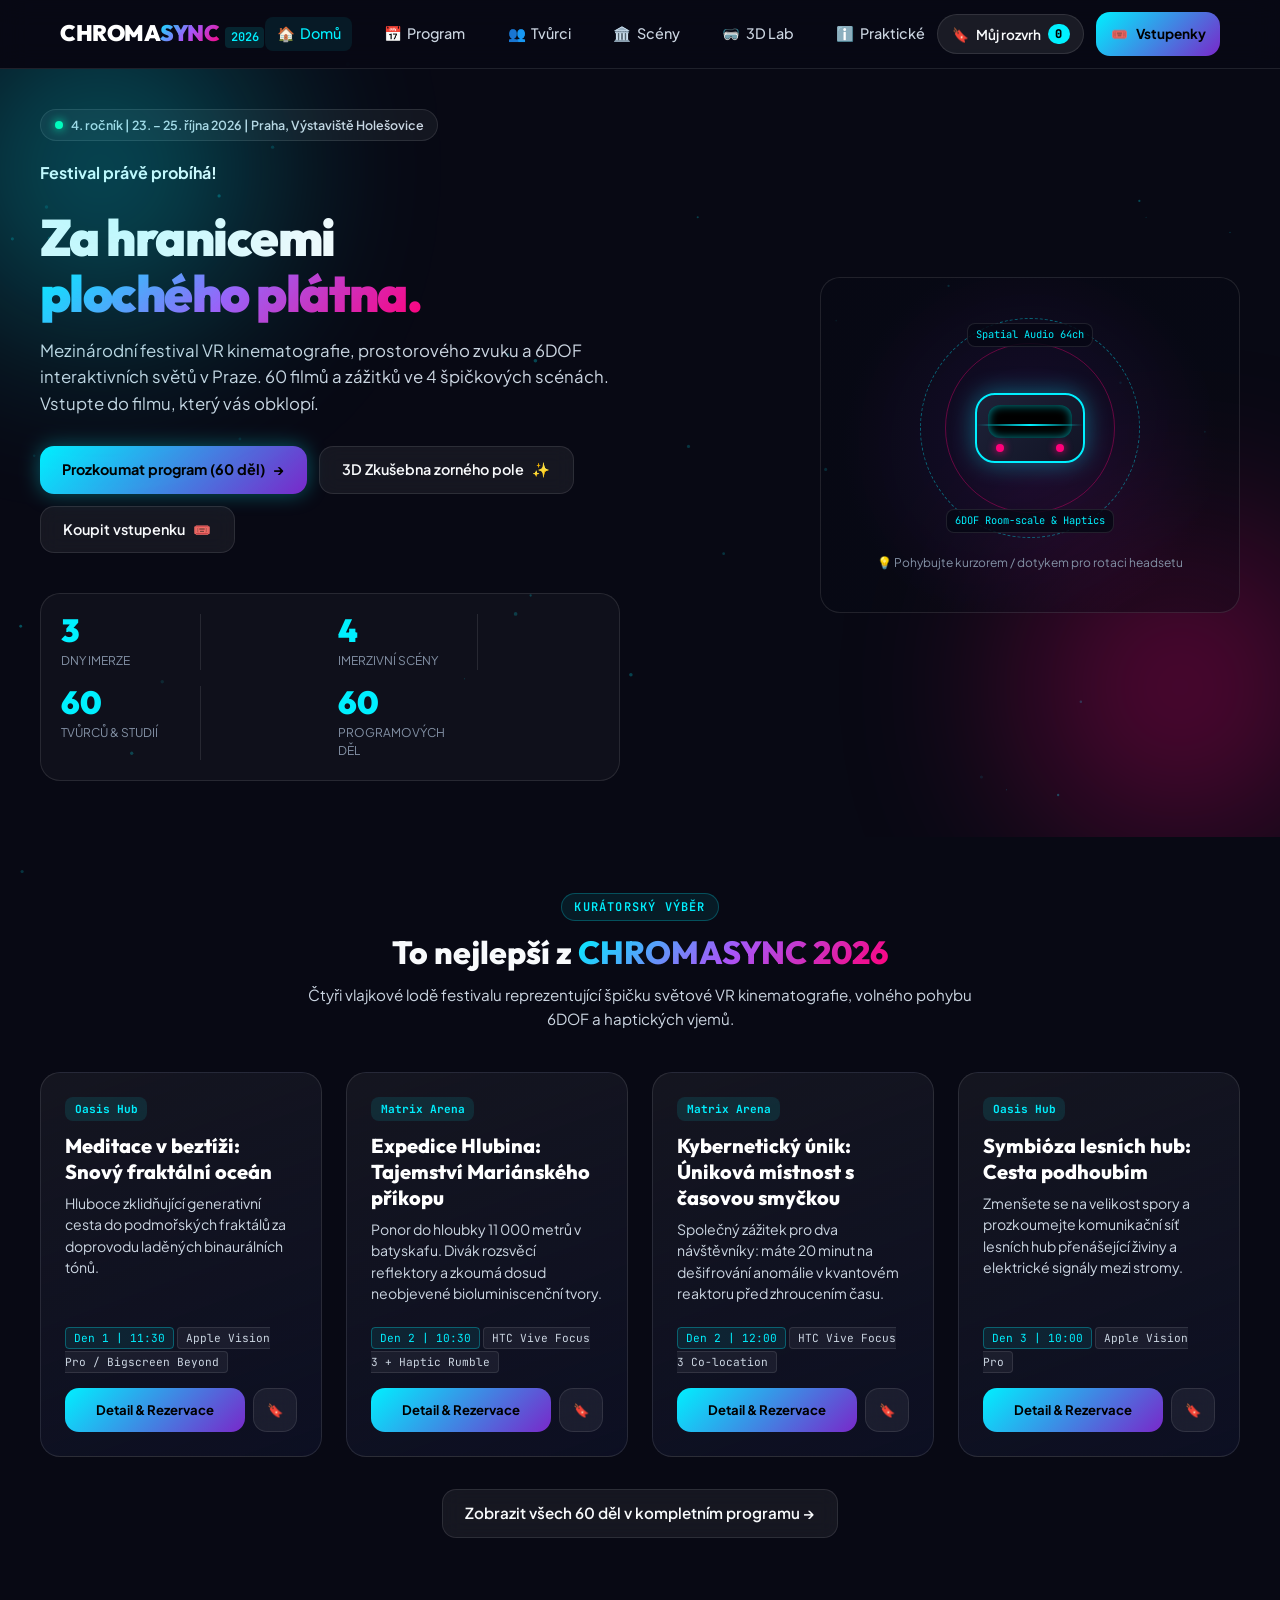
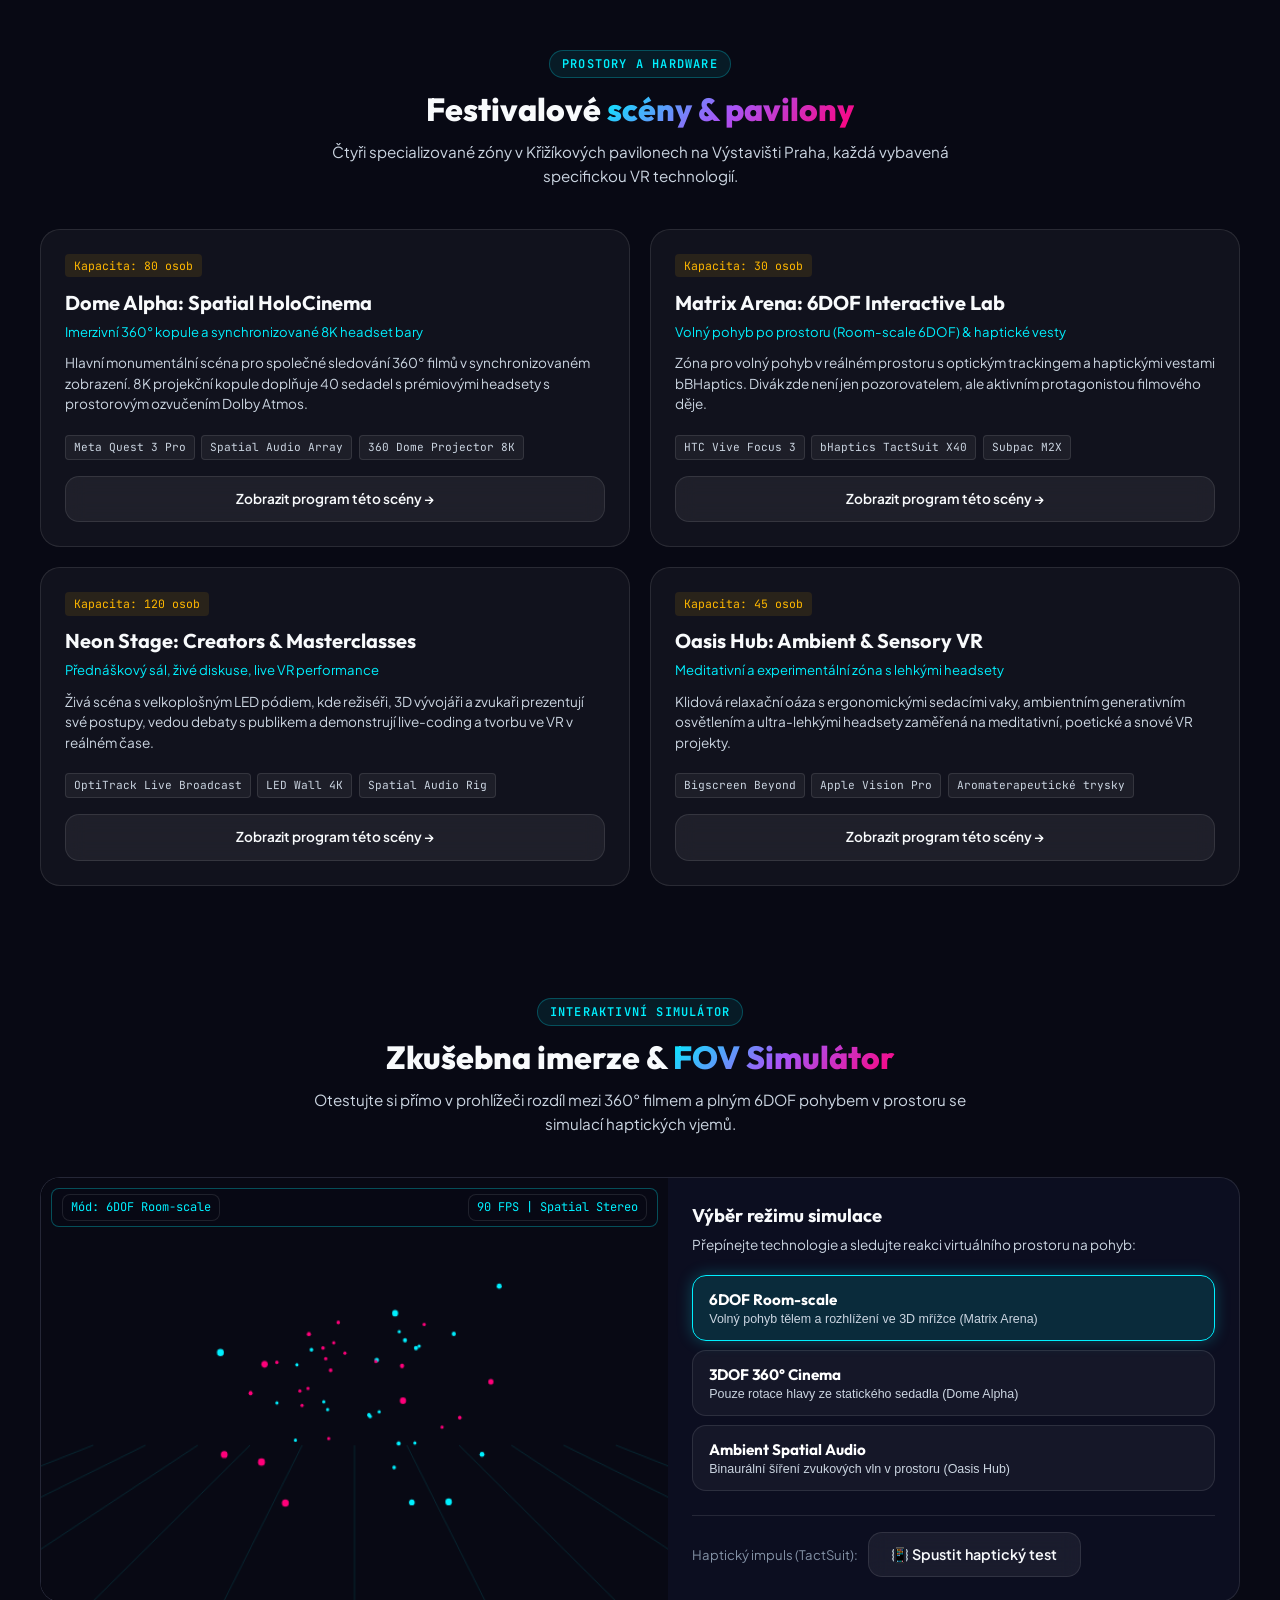
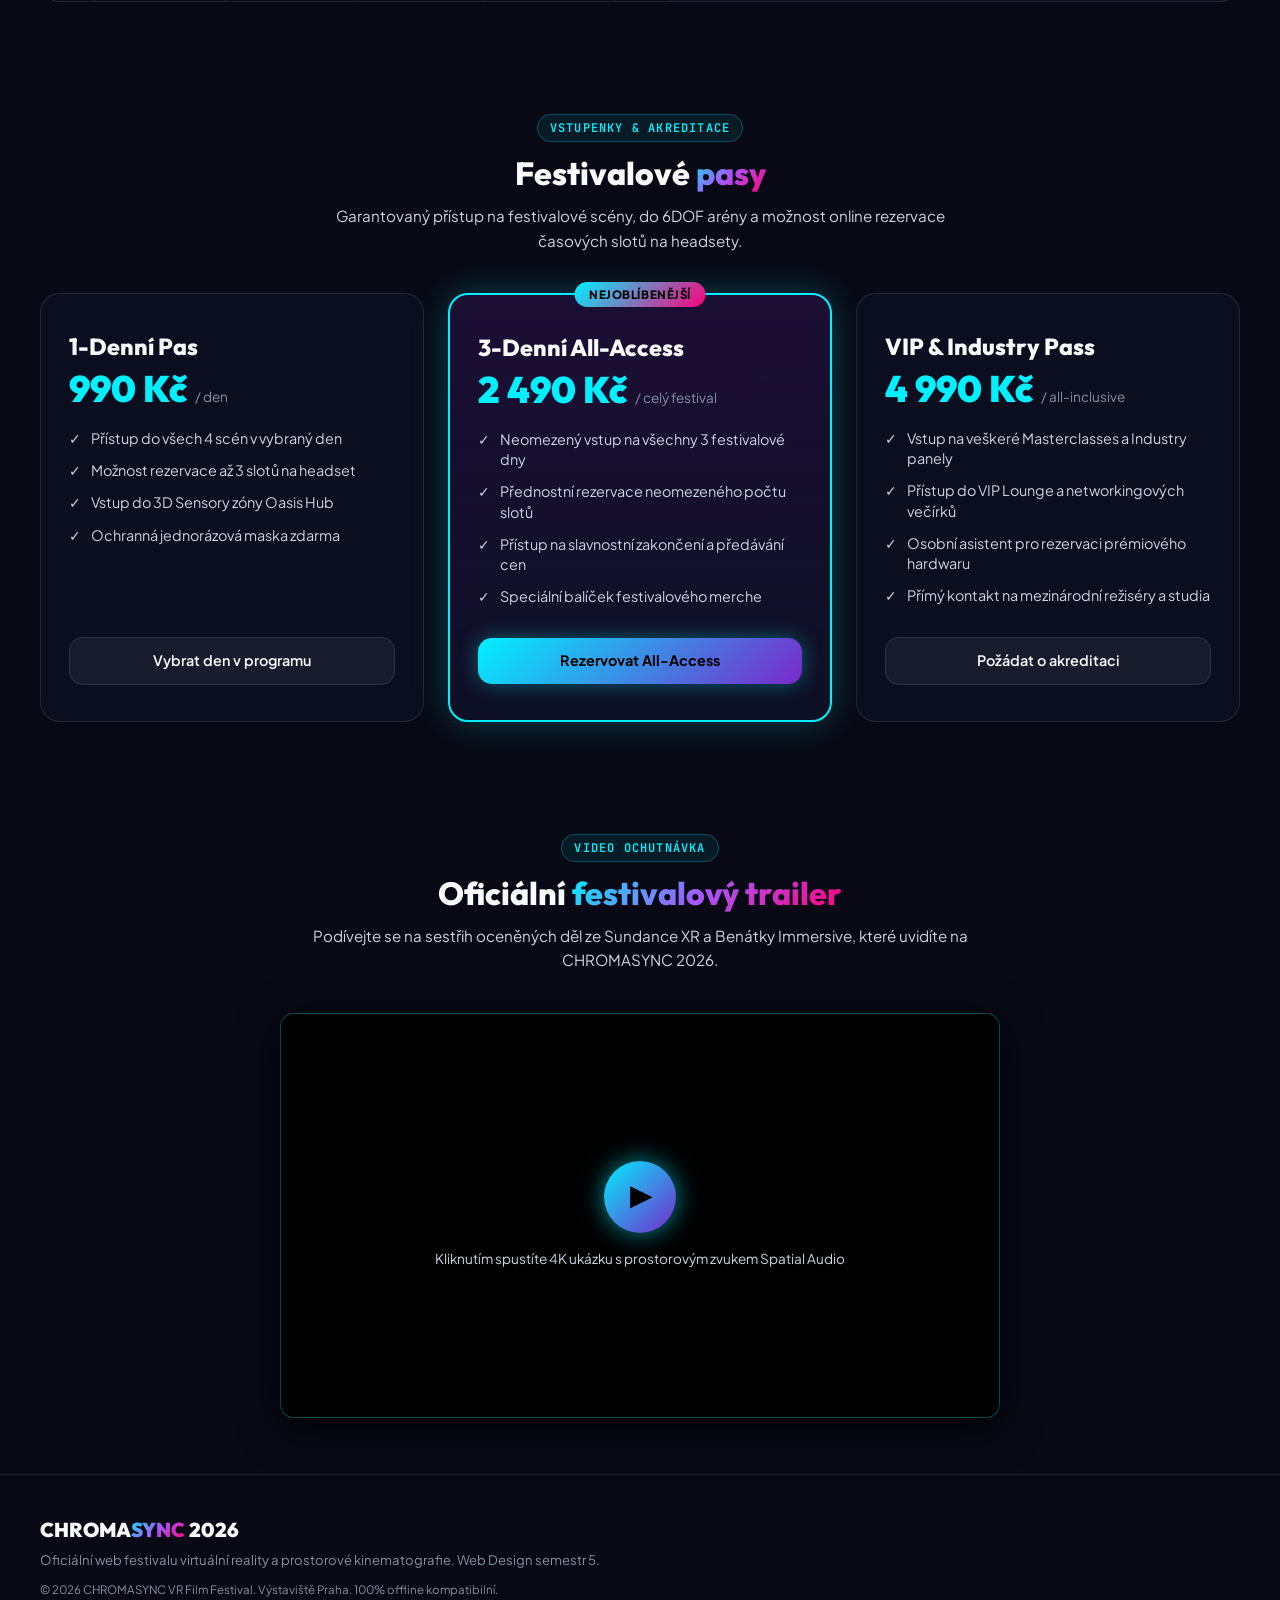
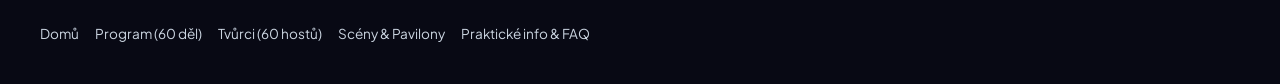
<file: projekt/web/index.html>
<!DOCTYPE html>
<html lang="cs">

<head>
  <meta charset="UTF-8">
  <meta name="viewport" content="width=device-width, initial-scale=1.0">
  <meta name="description"
    content="CHROMASYNC VR FILM FESTIVAL 2026 – Mezinárodní festival VR kinematografie, 6DOF interakcí a prostorového zvuku v Praze na Výstavišti.">
  <title>CHROMASYNC 2026 | VR Film Festival Praha</title>

  <!-- Google Fonts: Outfit, Plus Jakarta Sans, JetBrains Mono -->
  <link rel="preconnect" href="https://fonts.googleapis.com">
  <link rel="preconnect" href="https://fonts.gstatic.com" crossorigin>
  <link
    href="https://fonts.googleapis.com/css2?family=JetBrains+Mono:wght@400;600&family=Outfit:wght@400;600;700;800;900&family=Plus+Jakarta+Sans:wght@400;500;600;700&display=swap"
    rel="stylesheet">

  <link rel="stylesheet" href="style.css">
</head>

<body class="dark-theme">
  <!-- Skip to Main Content Link (WCAG Accessibility) -->
  <a href="#main-content" class="skip-link">Přejít k hlavnímu obsahu</a>

  <!-- Interactive Ambient Canvas Background -->
  <canvas id="ambient-canvas" class="ambient-canvas" aria-hidden="true"></canvas>

  <!-- SITE HEADER (Glassmorphic Navigation Bar) -->
  <header class="site-header" id="site-header">
    <div class="header-inner">
      <a href="index.html" class="brand-logo" id="brand-logo" aria-label="CHROMASYNC 2026 - Domů">
        <span class="logo-text">CHROMA<span class="text-gradient">SYNC</span></span>
        <span class="logo-edition">2026</span>
      </a>

      <!-- Desktop Navigation -->
      <nav class="desktop-nav" id="desktop-nav" aria-label="Hlavní navigace">
        <a href="index.html" class="nav-link active" aria-current="page">
          <span class="nav-icon">🏠</span> Domů
        </a>
        <a href="program.html" class="nav-link">
          <span class="nav-icon">📅</span> Program
        </a>
        <a href="tvurci.html" class="nav-link">
          <span class="nav-icon">👥</span> Tvůrci
        </a>
        <a href="#stages-section" class="nav-link">
          <span class="nav-icon">🏛️</span> Scény
        </a>
        <a href="#showcase-section" class="nav-link">
          <span class="nav-icon">🥽</span> 3D Lab
        </a>
        <a href="prakticke-info.html" class="nav-link">
          <span class="nav-icon">ℹ️</span> Praktické
        </a>
      </nav>

      <!-- Header Actions -->
      <div class="header-actions" style="display: flex; align-items: center; gap: 0.75rem;">
        <button class="btn-schedule-drawer-toggle" id="btn-open-schedule-drawer" aria-label="Otevřít můj osobní rozvrh">
          <span class="icon">🔖</span>
          <span class="label">Můj rozvrh</span>
          <span class="badge" id="schedule-counter">0</span>
        </button>
        <a href="#tickets-section" class="btn btn-primary" style="padding: 0.45rem 0.9rem; font-size: 0.85rem;">
          <span class="icon">🎟️</span> Vstupenky
        </a>
        <button type="button" class="btn-hamburger" id="btn-hamburger" aria-label="Otevřít hlavní menu"
          aria-expanded="false" aria-controls="mobile-nav-menu">
          <span class="hamburger-bar"></span>
          <span class="hamburger-bar"></span>
          <span class="hamburger-bar"></span>
        </button>
      </div>
    </div>

    <!-- MOBILE NAVIGATION MENU (HAMBURGER DRAWER) -->
    <nav class="mobile-nav-menu" id="mobile-nav-menu" aria-label="Mobilní navigace" aria-hidden="true">
      <div class="mobile-nav-inner">
        <div class="mobile-nav-links">
          <a href="index.html" class="mobile-nav-link active" aria-current="page">
            <span class="m-icon">🏠</span>
            <span class="m-text">Domů</span>
          </a>
          <a href="program.html" class="mobile-nav-link">
            <span class="m-icon">📅</span>
            <span class="m-text">Program</span>
          </a>
          <a href="tvurci.html" class="mobile-nav-link">
            <span class="m-icon">👥</span>
            <span class="m-text">Tvůrci</span>
          </a>
          <a href="#stages-section" class="mobile-nav-link">
            <span class="m-icon">🏛️</span>
            <span class="m-text">Scény</span>
          </a>
          <a href="#showcase-section" class="mobile-nav-link">
            <span class="m-icon">🥽</span>
            <span class="m-text">3D Lab</span>
          </a>
          <a href="prakticke-info.html" class="mobile-nav-link">
            <span class="m-icon">ℹ️</span>
            <span class="m-text">Praktické</span>
          </a>
        </div>

        <div class="mobile-nav-actions">
          <button type="button" class="btn btn-glass mobile-nav-schedule-btn" id="btn-open-schedule-drawer-mobile">
            <span class="icon">🔖</span>
            <span>Můj rozvrh</span>
            <span class="badge" id="schedule-counter-mobile">0</span>
          </button>
          <a href="#tickets-section" class="btn btn-primary mobile-nav-tickets-btn">
            <span class="icon">🎟️</span> Vstupenky
          </a>
        </div>
      </div>
    </nav>
  </header>

  <!-- Backdrop for mobile hamburger menu -->
  <div class="mobile-nav-backdrop" id="mobile-nav-backdrop" aria-hidden="true"></div>

  <!-- MAIN CONTENT -->
  <main id="main-content" class="main-content">
    <!-- HERO SECTION -->
    <section class="section hero-section" id="hero">
      <div class="hero-bg-glow glow-1"></div>
      <div class="hero-bg-glow glow-2"></div>

      <div class="container hero-container">
        <div class="hero-text-content">
          <div class="hero-badge">
            <span class="pulse-indicator"></span>
            <span>4. ročník | 23. – 25. října 2026 | Praha, Výstaviště Holešovice</span>
          </div>

          <!-- Live Countdown Timer -->
          <div class="countdown-wrapper" id="festival-countdown" aria-label="Odpočet do zahájení festivalu">
            <div class="countdown-box">
              <span class="countdown-num" id="countdown-days">00</span>
              <span class="countdown-lbl">Dní</span>
            </div>
            <span class="countdown-colon">:</span>
            <div class="countdown-box">
              <span class="countdown-num" id="countdown-hours">00</span>
              <span class="countdown-lbl">Hodin</span>
            </div>
            <span class="countdown-colon">:</span>
            <div class="countdown-box">
              <span class="countdown-num" id="countdown-mins">00</span>
              <span class="countdown-lbl">Minut</span>
            </div>
            <span class="countdown-colon">:</span>
            <div class="countdown-box">
              <span class="countdown-num" id="countdown-secs">00</span>
              <span class="countdown-lbl">Sekund</span>
            </div>
          </div>

          <h1 class="hero-title">
            Za hranicemi <br>
            <span class="text-gradient">plochého plátna.</span>
          </h1>

          <p class="hero-lead">
            Mezinárodní festival VR kinematografie, prostorového zvuku a 6DOF interaktivních světů v Praze. 60 filmů a
            zážitků ve 4 špičkových scénách. Vstupte do filmu, který vás obklopí.
          </p>

          <div class="hero-cta-buttons">
            <a href="program.html" class="btn btn-primary btn-glow">
              <span>Prozkoumat program (60 děl)</span>
              <span class="arrow">→</span>
            </a>
            <a href="#showcase-section" class="btn btn-glass">
              <span>3D Zkušebna zorného pole</span>
              <span class="icon">✨</span>
            </a>
            <a href="#tickets-section" class="btn btn-glass">
              <span>Koupit vstupenku</span>
              <span class="icon">🎟️</span>
            </a>
          </div>

          <!-- Key Metrics -->
          <div class="hero-metrics-grid">
            <div class="metric-item">
              <span class="metric-val">3</span>
              <span class="metric-label">Dny imerze</span>
            </div>
            <div class="metric-divider"></div>
            <div class="metric-item">
              <span class="metric-val">4</span>
              <span class="metric-label">Imerzivní scény</span>
            </div>
            <div class="metric-divider"></div>
            <div class="metric-item">
              <span class="metric-val">60</span>
              <span class="metric-label">Tvůrců & studií</span>
            </div>
            <div class="metric-divider"></div>
            <div class="metric-item">
              <span class="metric-val">60</span>
              <span class="metric-label">Programových děl</span>
            </div>
          </div>
        </div>

        <!-- Interactive Headset Visual Card -->
        <div class="hero-visual-card">
          <div class="headset-orb" id="headset-interactive-orb">
            <div class="orb-ring ring-outer"></div>
            <div class="orb-ring ring-inner"></div>
            <div class="orb-model">
              <div class="vr-hmd-body">
                <div class="vr-visor"></div>
                <div class="vr-sensor sensor-l"></div>
                <div class="vr-sensor sensor-r"></div>
                <div class="vr-light-stripe"></div>
              </div>
            </div>
            <span class="orb-tag tag-top">Spatial Audio 64ch</span>
            <span class="orb-tag tag-bottom">6DOF Room-scale & Haptics</span>
          </div>
          <p class="orb-note">💡 Pohybujte kurzorem / dotykem pro rotaci headsetu</p>
        </div>
      </div>
    </section>

    <!-- FEATURED HIGHLIGHTS (Kurátorský výběr) -->
    <section class="section featured-section" id="featured-section">
      <div class="container">
        <div class="section-heading-block">
          <span class="section-tag-label">Kurátorský výběr</span>
          <h2 class="section-heading">To nejlepší z <span class="text-gradient">CHROMASYNC 2026</span></h2>
          <p class="section-lead">
            Čtyři vlajkové lodě festivalu reprezentující špičku světové VR kinematografie, volného pohybu 6DOF a
            haptických vjemů.
          </p>
        </div>

        <div class="featured-highlights-grid" id="featured-highlights-grid">
          <!-- Populated dynamically via app.js -->
        </div>

        <div style="text-align: center; margin-top: 2rem;">
          <a href="program.html" class="btn btn-glass" style="display: inline-flex; font-size: 0.95rem;">
            Zobrazit všech 60 děl v kompletním programu →
          </a>
        </div>
      </div>
    </section>

    <!-- STAGES / VENUES SECTION -->
    <section class="section stages-section" id="stages-section">
      <div class="container">
        <div class="section-heading-block">
          <span class="section-tag-label">Prostory a hardware</span>
          <h2 class="section-heading">Festivalové <span class="text-gradient">scény & pavilony</span></h2>
          <p class="section-lead">
            Čtyři specializované zóny v Křižíkových pavilonech na Výstavišti Praha, každá vybavená specifickou VR
            technologií.
          </p>
        </div>

        <div class="stages-grid" id="stages-grid">
          <!-- Dynamically populated via app.js -->
        </div>
      </div>
    </section>

    <!-- 3D SHOWCASE / FOV SIMULATOR (INTERAKTIVNÍ FUNKCE 5) -->
    <section class="section showcase-section" id="showcase-section">
      <div class="container">
        <div class="section-heading-block">
          <span class="section-tag-label">Interaktivní simulátor</span>
          <h2 class="section-heading">Zkušebna imerze & <span class="text-gradient">FOV Simulátor</span></h2>
          <p class="section-lead">
            Otestujte si přímo v prohlížeči rozdíl mezi 360° filmem a plným 6DOF pohybem v prostoru se simulací
            haptických vjemů.
          </p>
        </div>

        <div class="showcase-box">
          <div class="canvas-viewport-col">
            <canvas id="fov-simulator-canvas" class="fov-canvas" width="600" height="380"></canvas>
            <div class="viewport-hud-bar">
              <span class="hud-item" id="hud-mode-display">Mód: 6DOF Room-scale</span>
              <span class="hud-item" id="hud-fps-display">90 FPS | Spatial Stereo</span>
            </div>
          </div>

          <div class="controls-col">
            <h3 class="panel-title">Výběr režimu simulace</h3>
            <p class="panel-desc">Přepínejte technologie a sledujte reakci virtuálního prostoru na pohyb:</p>

            <div class="sim-buttons-stack">
              <button class="btn-sim-mode active" id="btn-mode-6dof" data-mode="6dof">
                <span class="sim-title">6DOF Room-scale</span>
                <span class="sim-desc">Volný pohyb tělem a rozhlížení ve 3D mřížce (Matrix Arena)</span>
              </button>
              <button class="btn-sim-mode" id="btn-mode-3dof" data-mode="3dof">
                <span class="sim-title">3DOF 360° Cinema</span>
                <span class="sim-desc">Pouze rotace hlavy ze statického sedadla (Dome Alpha)</span>
              </button>
              <button class="btn-sim-mode" id="btn-mode-ambient" data-mode="ambient">
                <span class="sim-title">Ambient Spatial Audio</span>
                <span class="sim-desc">Binaurální šíření zvukových vln v prostoru (Oasis Hub)</span>
              </button>
            </div>

            <div class="haptic-box">
              <span class="haptic-label">Haptický impuls (TactSuit):</span>
              <button class="btn btn-glass" id="btn-test-haptic">📳 Spustit haptický test</button>
              <span class="haptic-msg" id="haptic-feedback-msg"></span>
            </div>
          </div>
        </div>
      </div>
    </section>

    <!-- TICKETS / PASSES SECTION -->
    <section class="section tickets-section" id="tickets-section">
      <div class="container">
        <div class="section-heading-block">
          <span class="section-tag-label">Vstupenky & Akreditace</span>
          <h2 class="section-heading">Festivalové <span class="text-gradient">pasy</span></h2>
          <p class="section-lead">
            Garantovaný přístup na festivalové scény, do 6DOF arény a možnost online rezervace časových slotů na
            headsety.
          </p>
        </div>

        <div class="tickets-grid">
          <!-- 1-Day Pass -->
          <article class="ticket-card">
            <h3 class="ticket-title">1-Denní Pas</h3>
            <div class="ticket-price">990 Kč <span class="ticket-price-sub">/ den</span></div>
            <ul class="ticket-features-list">
              <li><span>✓</span> Přístup do všech 4 scén v vybraný den</li>
              <li><span>✓</span> Možnost rezervace až 3 slotů na headset</li>
              <li><span>✓</span> Vstup do 3D Sensory zóny Oasis Hub</li>
              <li><span>✓</span> Ochranná jednorázová maska zdarma</li>
            </ul>
            <a href="program.html" class="btn btn-glass">Vybrat den v programu</a>
          </article>

          <!-- 3-Day All Access Pass (Featured) -->
          <article class="ticket-card featured">
            <span class="ticket-popular-badge">Nejoblíbenější</span>
            <h3 class="ticket-title">3-Denní All-Access</h3>
            <div class="ticket-price">2 490 Kč <span class="ticket-price-sub">/ celý festival</span></div>
            <ul class="ticket-features-list">
              <li><span>✓</span> Neomezený vstup na všechny 3 festivalové dny</li>
              <li><span>✓</span> Přednostní rezervace neomezeného počtu slotů</li>
              <li><span>✓</span> Přístup na slavnostní zakončení a předávání cen</li>
              <li><span>✓</span> Speciální balíček festivalového merche</li>
            </ul>
            <a href="program.html" class="btn btn-primary btn-glow">Rezervovat All-Access</a>
          </article>

          <!-- VIP Industry Pass -->
          <article class="ticket-card">
            <h3 class="ticket-title">VIP & Industry Pass</h3>
            <div class="ticket-price">4 990 Kč <span class="ticket-price-sub">/ all-inclusive</span></div>
            <ul class="ticket-features-list">
              <li><span>✓</span> Vstup na veškeré Masterclasses a Industry panely</li>
              <li><span>✓</span> Přístup do VIP Lounge a networkingových večírků</li>
              <li><span>✓</span> Osobní asistent pro rezervaci prémiového hardwaru</li>
              <li><span>✓</span> Přímý kontakt na mezinárodní režiséry a studia</li>
            </ul>
            <a href="prakticke-info.html#contact-section" class="btn btn-glass">Požádat o akreditaci</a>
          </article>
        </div>
      </div>
    </section>

    <!-- SHOWREEL TEASER SECTION -->
    <section class="section showreel-section" id="showreel-section">
      <div class="container">
        <div class="section-heading-block">
          <span class="section-tag-label">Video ochutnávka</span>
          <h2 class="section-heading">Oficiální <span class="text-gradient">festivalový trailer</span></h2>
          <p class="section-lead">
            Podívejte se na sestřih oceněných děl ze Sundance XR a Benátky Immersive, které uvidíte na CHROMASYNC 2026.
          </p>
        </div>

        <div class="showreel-player-box" id="showreel-player-box" role="button" tabindex="0"
          aria-label="Spustit oficiální festivalový trailer">
          <div class="showreel-play-btn" aria-hidden="true">▶</div>
          <p style="margin-top: 1rem; font-size: 0.85rem; color: var(--text-secondary);">
            Kliknutím spustíte 4K ukázku s prostorovým zvukem Spatial Audio
          </p>
        </div>
      </div>
    </section>
  </main>

  <!-- SITE FOOTER -->
  <footer class="site-footer">
    <div class="container footer-inner">
      <div class="footer-info">
        <span class="footer-logo">CHROMA<span class="text-gradient">SYNC</span> 2026</span>
        <p>Oficiální web festivalu virtuální reality a prostorové kinematografie. Web Design semestr 5.</p>
        <span class="footer-copy">© 2026 CHROMASYNC VR Film Festival. Výstaviště Praha. 100% offline
          kompatibilní.</span>
      </div>
      <div class="footer-links">
        <a href="index.html">Domů</a>
        <a href="program.html">Program (60 děl)</a>
        <a href="tvurci.html">Tvůrci (60 hostů)</a>
        <a href="#stages-section">Scény & Pavilony</a>
        <a href="prakticke-info.html">Praktické info & FAQ</a>
      </div>
    </div>
  </footer>

  <!-- CONTEXTUAL PROGRAM DETAIL MODAL (<dialog>) -->
  <dialog class="modal-dialog" id="item-detail-dialog" aria-labelledby="dialog-item-title">
    <div class="dialog-box">
      <button type="button" class="dialog-close-btn" id="btn-close-detail-dialog" aria-label="Zavřít detail">✕</button>

      <div class="dialog-head">
        <div class="dialog-tags" id="dialog-item-tags"></div>
        <h2 class="dialog-title" id="dialog-item-title">Název filmu</h2>
        <div class="dialog-orig-title" id="dialog-item-original-title">Original Title</div>
      </div>

      <div class="dialog-content">
        <div class="dialog-specs-grid">
          <div class="spec-cell">
            <span class="cell-label">📅 Den & Čas</span>
            <span class="cell-val" id="dialog-meta-time">Den 1 | 10:30 – 11:00</span>
          </div>
          <div class="spec-cell">
            <span class="cell-label">🏛️ Scéna</span>
            <span class="cell-val" id="dialog-meta-stage">Dome Alpha</span>
          </div>
          <div class="spec-cell">
            <span class="cell-label">🥽 VR Hardware</span>
            <span class="cell-val" id="dialog-meta-hardware">Meta Quest 3 Pro</span>
          </div>
          <div class="spec-cell">
            <span class="cell-label">👥 Interakce</span>
            <span class="cell-val" id="dialog-meta-interaction">Seated 360°</span>
          </div>
        </div>

        <div class="dialog-desc-section">
          <h3>Anotace projektu</h3>
          <p id="dialog-item-description">Podrobný popis díla...</p>
        </div>

        <div class="dialog-creators-section">
          <h3>Zapojení tvůrci & režie</h3>
          <div class="creators-chips-row" id="dialog-creators-list"></div>
        </div>

        <!-- VR Slot Booking Section (INTERAKTIVNÍ FUNKCE 3) -->
        <div class="dialog-booking-section" id="dialog-reservation-box">
          <div class="booking-header">
            <div>
              <h3>Rezervace časového slotu na headset</h3>
              <p>Garantované místo na headset v daném čase bez čekání ve frontě.</p>
            </div>
            <span class="booking-status-badge" id="dialog-capacity-badge">Zbývá 14 míst</span>
          </div>

          <form id="reservation-form" class="booking-form">
            <input type="hidden" id="reserve-item-id">
            <div class="form-inputs-row">
              <input type="text" id="reserve-user-name" placeholder="Vaše jméno a příjmení" required>
              <input type="email" id="reserve-user-email" placeholder="Váš e-mail" required>
            </div>
            <button type="submit" class="btn btn-primary" id="btn-submit-reservation">Potvrdit rezervaci slotu</button>
          </form>

          <div class="booking-success-msg hidden" id="reservation-success-msg">
            <span class="success-icon">✅</span>
            <div>
              <strong>Slot byl úspěšně rezervován!</strong>
              <p id="reservation-confirmation-details">Potvrzení s rezervačním kódem uloženo.</p>
            </div>
          </div>
        </div>
      </div>

      <div class="dialog-foot">
        <button type="button" class="btn btn-schedule-action" id="btn-dialog-toggle-schedule">
          <span class="icon">🔖</span> Přidat do mého rozvrhu
        </button>
        <button type="button" class="btn btn-glass" id="btn-dialog-close-bottom">Zavřít</button>
      </div>
    </div>
  </dialog>

  <!-- CREATOR DETAIL MODAL (<dialog>) -->
  <dialog class="modal-dialog" id="creator-detail-dialog" aria-labelledby="creator-dialog-name">
    <div class="dialog-box">
      <button type="button" class="dialog-close-btn" id="btn-close-creator-dialog"
        aria-label="Zavřít profil tvůrce">✕</button>

      <div class="creator-dialog-head">
        <div class="creator-avatar-bubble" id="creator-dialog-avatar">👤</div>
        <div>
          <h2 class="dialog-title" id="creator-dialog-name">Jméno tvůrce</h2>
          <div class="creator-dialog-meta" id="creator-dialog-role">Režisér | Německo</div>
          <div class="creator-tags-row" id="creator-dialog-tags"></div>
        </div>
      </div>

      <div class="dialog-content">
        <div class="dialog-desc-section">
          <h3>Biografie & Tvůrčí zázemí</h3>
          <p id="creator-dialog-bio">Životopis tvůrce...</p>
        </div>

        <div class="creator-events-section">
          <h3>Vystoupení tvůrce na festivalu CHROMASYNC 2026</h3>
          <div class="creator-events-list" id="creator-dialog-events-list"></div>
        </div>
      </div>

      <div class="dialog-foot">
        <button type="button" class="btn btn-glass" id="btn-creator-close-bottom">Zavřít</button>
      </div>
    </div>
  </dialog>

  <!-- PERSONAL SCHEDULE DRAWER (INTERAKTIVNÍ FUNKCE 2: ROZVRH S DETEKCÍ KOLIZÍ) -->
  <aside class="schedule-drawer" id="schedule-drawer" aria-labelledby="drawer-heading" aria-hidden="true">
    <div class="drawer-backdrop" id="drawer-overlay"></div>
    <div class="drawer-content-pane">
      <div class="drawer-header-row">
        <div>
          <h2 class="drawer-title" id="drawer-heading">🔖 Můj osobní program</h2>
          <span class="drawer-counter-txt" id="drawer-count-info">0 vybraných položek</span>
        </div>
        <button type="button" class="drawer-close-btn" id="btn-close-schedule-drawer"
          aria-label="Zavřít rozvrh">✕</button>
      </div>

      <!-- Real-time Collision Alert Box -->
      <div class="collision-box hidden" id="collision-alert-box">
        <span class="col-icon">⚠️</span>
        <div class="col-body">
          <strong>Detekován časový konflikt!</strong>
          <p id="collision-alert-desc">Vybraná vystoupení se v daný den překrývají.</p>
        </div>
      </div>

      <div class="drawer-items-list" id="drawer-schedule-items-container">
        <!-- Dynamically injected items -->
      </div>

      <div class="drawer-foot-actions">
        <button class="btn btn-glass" id="btn-clear-my-schedule">Vyprázdnit rozvrh</button>
        <button class="btn btn-primary" id="btn-export-schedule">Exportovat / Tisk</button>
      </div>
    </div>
  </aside>

  <!-- Floating Toast Notifications -->
  <div class="toast-stack" id="toast-container" aria-live="assertive"></div>

  <!-- Standalone Application Logic -->
  <script src="app.js"></script>
</body>

</html>
</file>
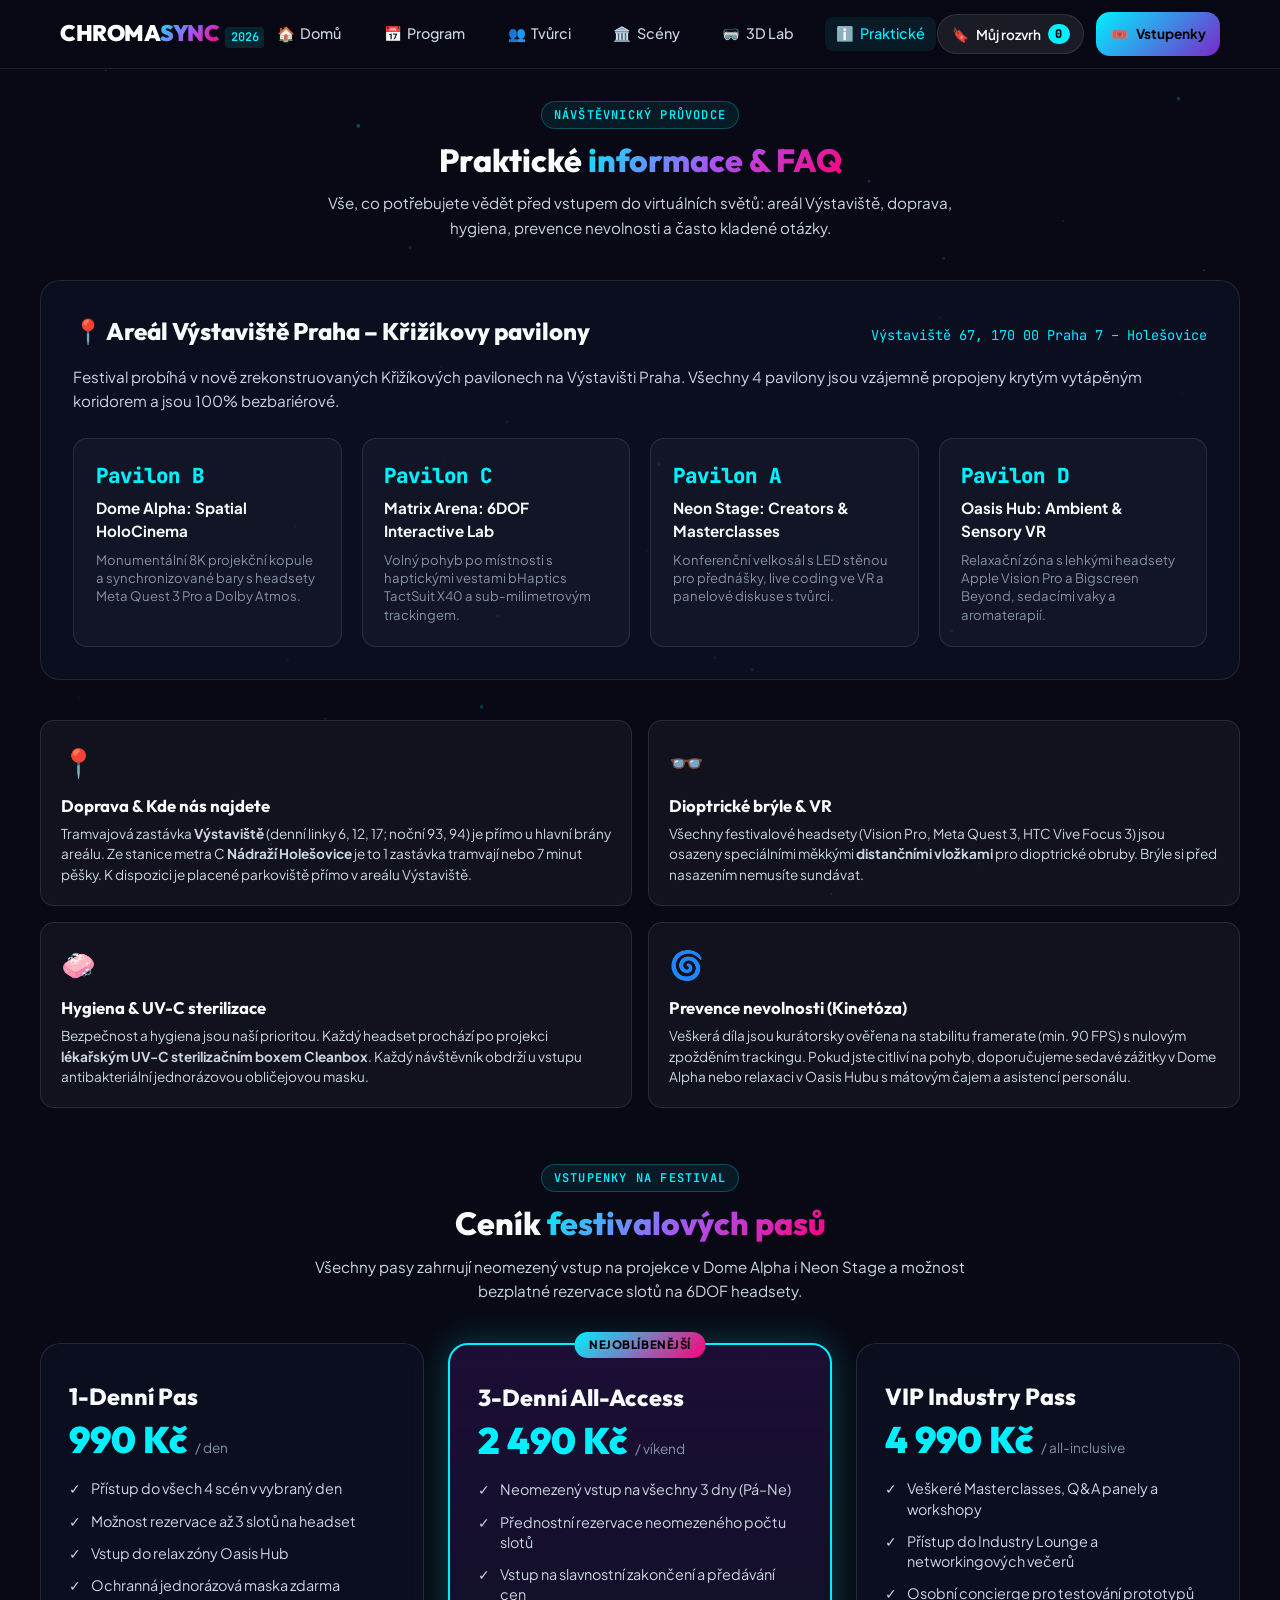
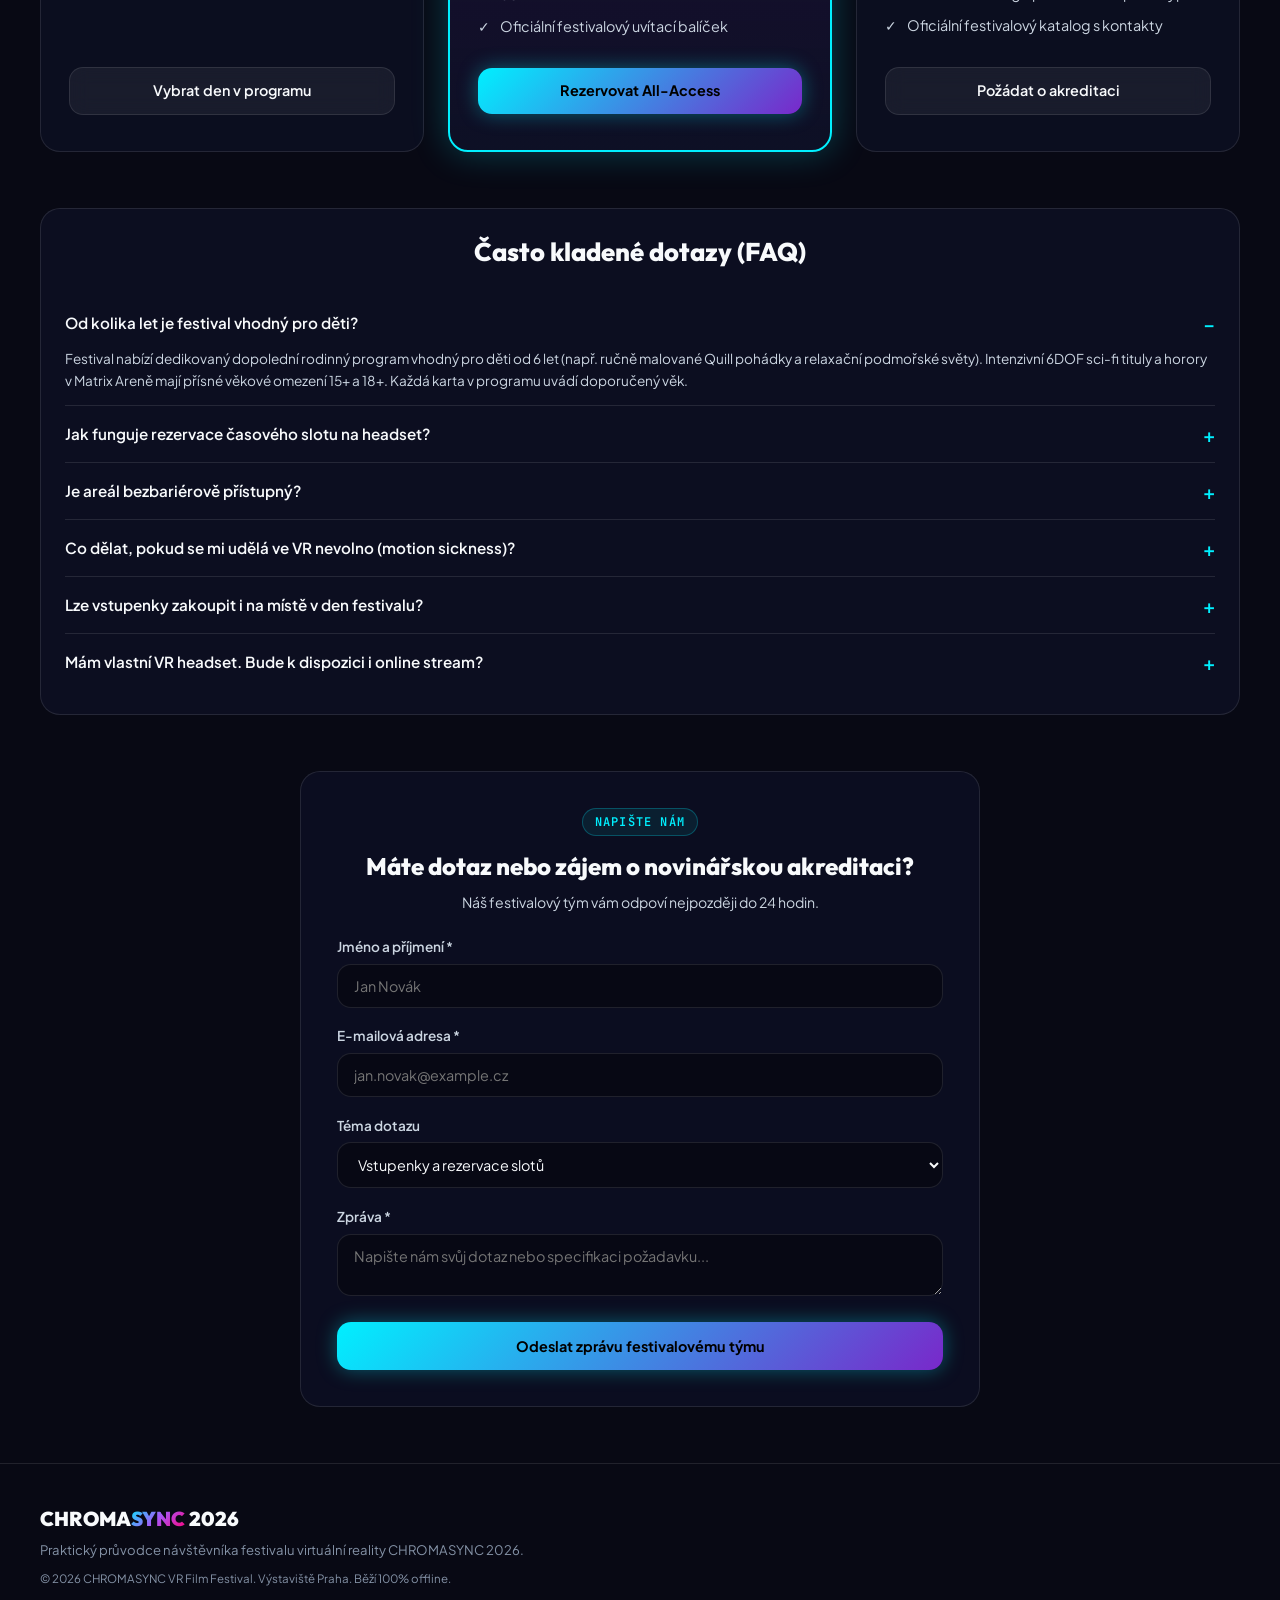
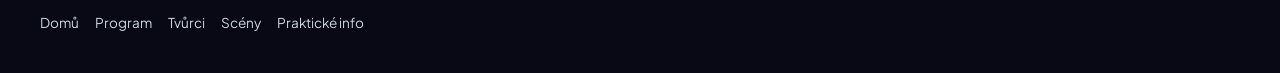
<file: projekt/web/prakticke-info.html>
<!DOCTYPE html>
<html lang="cs">

<head>
  <meta charset="UTF-8">
  <meta name="viewport" content="width=device-width, initial-scale=1.0">
  <meta name="description"
    content="Praktické informace pro návštěvníky CHROMASYNC 2026: doprava na Výstaviště Praha, hygiena headsetů, brýle ve VR, prevence kinetózy, FAQ a kontakt.">
  <title>Praktické informace & FAQ | CHROMASYNC 2026</title>

  <!-- Google Fonts: Outfit, Plus Jakarta Sans, JetBrains Mono -->
  <link rel="preconnect" href="https://fonts.googleapis.com">
  <link rel="preconnect" href="https://fonts.gstatic.com" crossorigin>
  <link
    href="https://fonts.googleapis.com/css2?family=JetBrains+Mono:wght@400;600&family=Outfit:wght@400;600;700;800;900&family=Plus+Jakarta+Sans:wght@400;500;600;700&display=swap"
    rel="stylesheet">

  <link rel="stylesheet" href="style.css">
</head>

<body class="dark-theme">
  <!-- Skip to Main Content Link -->
  <a href="#main-content" class="skip-link">Přejít k hlavnímu obsahu</a>

  <!-- Ambient Canvas -->
  <canvas id="ambient-canvas" class="ambient-canvas" aria-hidden="true"></canvas>

  <!-- SITE HEADER -->
  <header class="site-header" id="site-header">
    <div class="header-inner">
      <a href="index.html" class="brand-logo" id="brand-logo" aria-label="CHROMASYNC 2026 - Domů">
        <span class="logo-text">CHROMA<span class="text-gradient">SYNC</span></span>
        <span class="logo-edition">2026</span>
      </a>

      <!-- Desktop Navigation -->
      <nav class="desktop-nav" id="desktop-nav" aria-label="Hlavní navigace">
        <a href="index.html" class="nav-link">
          <span class="nav-icon">🏠</span> Domů
        </a>
        <a href="program.html" class="nav-link">
          <span class="nav-icon">📅</span> Program
        </a>
        <a href="tvurci.html" class="nav-link">
          <span class="nav-icon">👥</span> Tvůrci
        </a>
        <a href="index.html#stages-section" class="nav-link">
          <span class="nav-icon">🏛️</span> Scény
        </a>
        <a href="index.html#showcase-section" class="nav-link">
          <span class="nav-icon">🥽</span> 3D Lab
        </a>
        <a href="prakticke-info.html" class="nav-link active" aria-current="page">
          <span class="nav-icon">ℹ️</span> Praktické
        </a>
      </nav>

      <!-- Header Actions -->
      <div class="header-actions" style="display: flex; align-items: center; gap: 0.75rem;">
        <button class="btn-schedule-drawer-toggle" id="btn-open-schedule-drawer" aria-label="Otevřít můj osobní rozvrh">
          <span class="icon">🔖</span>
          <span class="label">Můj rozvrh</span>
          <span class="badge" id="schedule-counter">0</span>
        </button>
        <a href="#tickets-pricing" class="btn btn-primary" style="padding: 0.45rem 0.9rem; font-size: 0.85rem;">
          <span class="icon">🎟️</span> Vstupenky
        </a>
        <button type="button" class="btn-hamburger" id="btn-hamburger" aria-label="Otevřít hlavní menu"
          aria-expanded="false" aria-controls="mobile-nav-menu">
          <span class="hamburger-bar"></span>
          <span class="hamburger-bar"></span>
          <span class="hamburger-bar"></span>
        </button>
      </div>
    </div>

    <!-- MOBILE NAVIGATION MENU (HAMBURGER DRAWER) -->
    <nav class="mobile-nav-menu" id="mobile-nav-menu" aria-label="Mobilní navigace" aria-hidden="true">
      <div class="mobile-nav-inner">
        <div class="mobile-nav-links">
          <a href="index.html" class="mobile-nav-link">
            <span class="m-icon">🏠</span>
            <span class="m-text">Domů</span>
          </a>
          <a href="program.html" class="mobile-nav-link">
            <span class="m-icon">📅</span>
            <span class="m-text">Program</span>
          </a>
          <a href="tvurci.html" class="mobile-nav-link">
            <span class="m-icon">👥</span>
            <span class="m-text">Tvůrci</span>
          </a>
          <a href="index.html#stages-section" class="mobile-nav-link">
            <span class="m-icon">🏛️</span>
            <span class="m-text">Scény</span>
          </a>
          <a href="index.html#showcase-section" class="mobile-nav-link">
            <span class="m-icon">🥽</span>
            <span class="m-text">3D Lab</span>
          </a>
          <a href="prakticke-info.html" class="mobile-nav-link active" aria-current="page">
            <span class="m-icon">ℹ️</span>
            <span class="m-text">Praktické</span>
          </a>
        </div>

        <div class="mobile-nav-actions">
          <button type="button" class="btn btn-glass mobile-nav-schedule-btn" id="btn-open-schedule-drawer-mobile">
            <span class="icon">🔖</span>
            <span>Můj rozvrh</span>
            <span class="badge" id="schedule-counter-mobile">0</span>
          </button>
          <a href="#tickets-pricing" class="btn btn-primary mobile-nav-tickets-btn">
            <span class="icon">🎟️</span> Vstupenky
          </a>
        </div>
      </div>
    </nav>
  </header>

  <!-- Backdrop for mobile hamburger menu -->
  <div class="mobile-nav-backdrop" id="mobile-nav-backdrop" aria-hidden="true"></div>

  <!-- MAIN CONTENT -->
  <main id="main-content" class="main-content">
    <section class="section practical-section" id="practical-section" style="padding-top: 2rem;">
      <div class="container">
        <!-- Section Header -->
        <div class="section-heading-block">
          <span class="section-tag-label">Návštěvnický průvodce</span>
          <h1 class="section-heading">Praktické <span class="text-gradient">informace & FAQ</span></h1>
          <p class="section-lead">
            Vše, co potřebujete vědět před vstupem do virtuálních světů: areál Výstaviště, doprava, hygiena, prevence
            nevolnosti a často kladené otázky.
          </p>
        </div>

        <!-- Venue & Pavilions Map -->
        <div class="venue-map-card">
          <div
            style="display: flex; align-items: baseline; justify-content: space-between; flex-wrap: wrap; gap: 0.5rem; margin-bottom: 1rem;">
            <h2 style="font-family: var(--font-display); font-size: 1.5rem; font-weight: 800;">
              📍 Areál Výstaviště Praha – Křižíkovy pavilony
            </h2>
            <span style="font-family: var(--font-mono); font-size: 0.85rem; color: var(--neon-cyan);">
              Výstaviště 67, 170 00 Praha 7 – Holešovice
            </span>
          </div>

          <p style="color: var(--text-secondary); font-size: 0.95rem; line-height: 1.6; margin-bottom: 1.5rem;">
            Festival probíhá v nově zrekonstruovaných Křižíkových pavilonech na Výstavišti Praha. Všechny 4 pavilony
            jsou vzájemně propojeny krytým vytápěným koridorem a jsou 100% bezbariérové.
          </p>

          <div class="pavilions-grid">
            <div class="pavilion-item">
              <div class="pavilion-code">Pavilon B</div>
              <div class="pavilion-name">Dome Alpha: Spatial HoloCinema</div>
              <p class="pavilion-desc">Monumentální 8K projekční kopule a synchronizované bary s headsety Meta Quest 3
                Pro a Dolby Atmos.</p>
            </div>

            <div class="pavilion-item">
              <div class="pavilion-code">Pavilon C</div>
              <div class="pavilion-name">Matrix Arena: 6DOF Interactive Lab</div>
              <p class="pavilion-desc">Volný pohyb po místnosti s haptickými vestami bHaptics TactSuit X40 a
                sub-milimetrovým trackingem.</p>
            </div>

            <div class="pavilion-item">
              <div class="pavilion-code">Pavilon A</div>
              <div class="pavilion-name">Neon Stage: Creators & Masterclasses</div>
              <p class="pavilion-desc">Konferenční velkosál s LED stěnou pro přednášky, live coding ve VR a panelové
                diskuse s tvůrci.</p>
            </div>

            <div class="pavilion-item">
              <div class="pavilion-code">Pavilon D</div>
              <div class="pavilion-name">Oasis Hub: Ambient & Sensory VR</div>
              <p class="pavilion-desc">Relaxační zóna s lehkými headsety Apple Vision Pro a Bigscreen Beyond, sedacími
                vaky a aromaterapií.</p>
            </div>
          </div>
        </div>

        <!-- 4 Key Practical Pillars Grid -->
        <div class="practical-grid" style="margin-bottom: 3rem;">
          <div class="info-card">
            <span class="info-icon" aria-hidden="true">📍</span>
            <h3>Doprava & Kde nás najdete</h3>
            <p>Tramvajová zastávka <strong>Výstaviště</strong> (denní linky 6, 12, 17; noční 93, 94) je přímo u hlavní
              brány areálu. Ze stanice metra C <strong>Nádraží Holešovice</strong> je to 1 zastávka tramvají nebo 7
              minut pěšky. K dispozici je placené parkoviště přímo v areálu Výstaviště.</p>
          </div>

          <div class="info-card">
            <span class="info-icon" aria-hidden="true">👓</span>
            <h3>Dioptrické brýle & VR</h3>
            <p>Všechny festivalové headsety (Vision Pro, Meta Quest 3, HTC Vive Focus 3) jsou osazeny speciálními
              měkkými <strong>distančními vložkami</strong> pro dioptrické obruby. Brýle si před nasazením nemusíte
              sundávat.</p>
          </div>

          <div class="info-card">
            <span class="info-icon" aria-hidden="true">🧼</span>
            <h3>Hygiena & UV-C sterilizace</h3>
            <p>Bezpečnost a hygiena jsou naší prioritou. Každý headset prochází po projekci <strong>lékařským UV-C
                sterilizačním boxem Cleanbox</strong>. Každý návštěvník obdrží u vstupu antibakteriální jednorázovou
              obličejovou masku.</p>
          </div>

          <div class="info-card">
            <span class="info-icon" aria-hidden="true">🌀</span>
            <h3>Prevence nevolnosti (Kinetóza)</h3>
            <p>Veškerá díla jsou kurátorsky ověřena na stabilitu framerate (min. 90 FPS) s nulovým zpožděním trackingu.
              Pokud jste citliví na pohyb, doporučujeme sedavé zážitky v Dome Alpha nebo relaxaci v Oasis Hubu s mátovým
              čajem a asistencí personálu.</p>
          </div>
        </div>

        <!-- Tickets / Pricing Anchored Section -->
        <div class="section-heading-block" id="tickets-pricing" style="margin-top: 3.5rem;">
          <span class="section-tag-label">Vstupenky na festival</span>
          <h2 class="section-heading">Ceník <span class="text-gradient">festivalových pasů</span></h2>
          <p class="section-lead">
            Všechny pasy zahrnují neomezený vstup na projekce v Dome Alpha i Neon Stage a možnost bezplatné rezervace
            slotů na 6DOF headsety.
          </p>
        </div>

        <div class="tickets-grid" style="margin-bottom: 3.5rem;">
          <article class="ticket-card">
            <h3 class="ticket-title">1-Denní Pas</h3>
            <div class="ticket-price">990 Kč <span class="ticket-price-sub">/ den</span></div>
            <ul class="ticket-features-list">
              <li><span>✓</span> Přístup do všech 4 scén v vybraný den</li>
              <li><span>✓</span> Možnost rezervace až 3 slotů na headset</li>
              <li><span>✓</span> Vstup do relax zóny Oasis Hub</li>
              <li><span>✓</span> Ochranná jednorázová maska zdarma</li>
            </ul>
            <a href="program.html" class="btn btn-glass">Vybrat den v programu</a>
          </article>

          <article class="ticket-card featured">
            <span class="ticket-popular-badge">Nejoblíbenější</span>
            <h3 class="ticket-title">3-Denní All-Access</h3>
            <div class="ticket-price">2 490 Kč <span class="ticket-price-sub">/ víkend</span></div>
            <ul class="ticket-features-list">
              <li><span>✓</span> Neomezený vstup na všechny 3 dny (Pá–Ne)</li>
              <li><span>✓</span> Přednostní rezervace neomezeného počtu slotů</li>
              <li><span>✓</span> Vstup na slavnostní zakončení a předávání cen</li>
              <li><span>✓</span> Oficiální festivalový uvítací balíček</li>
            </ul>
            <a href="program.html" class="btn btn-primary btn-glow">Rezervovat All-Access</a>
          </article>

          <article class="ticket-card">
            <h3 class="ticket-title">VIP Industry Pass</h3>
            <div class="ticket-price">4 990 Kč <span class="ticket-price-sub">/ all-inclusive</span></div>
            <ul class="ticket-features-list">
              <li><span>✓</span> Veškeré Masterclasses, Q&A panely a workshopy</li>
              <li><span>✓</span> Přístup do Industry Lounge a networkingových večerů</li>
              <li><span>✓</span> Osobní concierge pro testování prototypů</li>
              <li><span>✓</span> Oficiální festivalový katalog s kontakty</li>
            </ul>
            <a href="#contact-section" class="btn btn-glass">Požádat o akreditaci</a>
          </article>
        </div>

        <!-- FAQ Accordion -->
        <div class="faq-accordion-box" style="margin-bottom: 3.5rem;">
          <h2 class="faq-title"
            style="font-family: var(--font-display); font-size: 1.6rem; font-weight: 800; margin-bottom: 1.5rem; text-align: center;">
            Často kladené dotazy (FAQ)
          </h2>

          <details class="faq-item" open>
            <summary class="faq-q">Od kolika let je festival vhodný pro děti?</summary>
            <div class="faq-a">
              <p>Festival nabízí dedikovaný dopolední rodinný program vhodný pro děti od 6 let (např. ručně malované
                Quill pohádky a relaxační podmořské světy). Intenzivní 6DOF sci-fi tituly a horory v Matrix Areně mají
                přísné věkové omezení 15+ a 18+. Každá karta v programu uvádí doporučený věk.</p>
            </div>
          </details>

          <details class="faq-item">
            <summary class="faq-q">Jak funguje rezervace časového slotu na headset?</summary>
            <div class="faq-a">
              <p>V programu stačí otevřít detail konkrétního díla a v rezervačním boxu zadat jméno a e-mail. Systém vám
                vygeneruje garantovaný časový slot bez nutnosti stát ve frontě. Vstupenka vám rezervuje konkrétní
                headset na daný čas.</p>
            </div>
          </details>

          <details class="faq-item">
            <summary class="faq-q">Je areál bezbariérově přístupný?</summary>
            <div class="faq-a">
              <p>Ano, všechny 4 pavilony na Výstavišti jsou plně bezbariérové včetně bezbariérových toalet, ramp a
                asistenční služby. Projekce v Dome Alpha i Oasis Hubu lze absolvovat přímo na invalidním vozíku.</p>
            </div>
          </details>

          <details class="faq-item">
            <summary class="faq-q">Co dělat, pokud se mi udělá ve VR nevolno (motion sickness)?</summary>
            <div class="faq-a">
              <p>Pokud pocítíte nepohodlí, headset kdykoliv jednoduše sundejte. Náš personál na každé scéně je proškolen
                v první pomoci při kinetóze. V Pavilonu D (Oasis Hub) je připravena klidová zóna s čerstvým vzduchem,
                chlazenou vodou a zázvorovo-mátovým čajem.</p>
            </div>
          </details>

          <details class="faq-item">
            <summary class="faq-q">Lze vstupenky zakoupit i na místě v den festivalu?</summary>
            <div class="faq-a">
              <p>Ano, pokladny u vstupu do Pavilonu B budou otevřeny denně od 08:30 do 20:00. Nicméně doporučujeme
                zakoupit vstupenku online předem, protože časové sloty na nejžádanější 6DOF zážitky s haptickými vestami
                bHaptics bývají vyprodány.</p>
            </div>
          </details>

          <details class="faq-item">
            <summary class="faq-q">Mám vlastní VR headset. Bude k dispozici i online stream?</summary>
            <div class="faq-a">
              <p>Přednášky a masterclasses z Neon Stage budeme živě přenášet ve formátu 360° stereoskopického streamu
                pro držitele akreditací. Samotné interaktivní 6DOF instalace a haptické zážitky jsou však z
                technologické povahy dostupné pouze fyzicky v areálu Výstaviště.</p>
            </div>
          </details>
        </div>

        <!-- Contact Form Section -->
        <div class="contact-card" id="contact-section">
          <div style="text-align: center;">
            <span class="section-tag-label">Napište nám</span>
            <h2 style="font-family: var(--font-display); font-size: 1.5rem; font-weight: 800; margin-bottom: 0.5rem;">
              Máte dotaz nebo zájem o novinářskou akreditaci?
            </h2>
            <p style="font-size: 0.88rem; color: var(--text-secondary);">
              Náš festivalový tým vám odpoví nejpozději do 24 hodin.
            </p>
          </div>

          <form id="festival-contact-form" class="contact-form">
            <div class="form-group">
              <label for="contact-name">Jméno a příjmení *</label>
              <input type="text" id="contact-name" placeholder="Jan Novák" required>
            </div>

            <div class="form-group">
              <label for="contact-email">E-mailová adresa *</label>
              <input type="email" id="contact-email" placeholder="jan.novak@example.cz" required>
            </div>

            <div class="form-group">
              <label for="contact-subject">Téma dotazu</label>
              <select id="contact-subject">
                <option value="Vstupenky a rezervace">Vstupenky a rezervace slotů</option>
                <option value="Novinářská akreditace">Novinářská / Industry akreditace</option>
                <option value="Bezbariérovost a asistence">Bezbariérovost a asistence na místě</option>
                <option value="Partnerská spolupráce">Partnerská spolupráce</option>
                <option value="Jiný dotaz">Jiný dotaz</option>
              </select>
            </div>

            <div class="form-group">
              <label for="contact-message">Zpráva *</label>
              <textarea id="contact-message" placeholder="Napište nám svůj dotaz nebo specifikaci požadavku..."
                required></textarea>
            </div>

            <button type="submit" class="btn btn-primary btn-glow" style="margin-top: 0.5rem; min-height: 48px;">
              Odeslat zprávu festivalovému týmu
            </button>
          </form>
        </div>
      </div>
    </section>
  </main>

  <!-- SITE FOOTER -->
  <footer class="site-footer">
    <div class="container footer-inner">
      <div class="footer-info">
        <span class="footer-logo">CHROMA<span class="text-gradient">SYNC</span> 2026</span>
        <p>Praktický průvodce návštěvníka festivalu virtuální reality CHROMASYNC 2026.</p>
        <span class="footer-copy">© 2026 CHROMASYNC VR Film Festival. Výstaviště Praha. Běží 100% offline.</span>
      </div>
      <div class="footer-links">
        <a href="index.html">Domů</a>
        <a href="program.html">Program</a>
        <a href="tvurci.html">Tvůrci</a>
        <a href="index.html#stages-section">Scény</a>
        <a href="prakticke-info.html">Praktické info</a>
      </div>
    </div>
  </footer>

  <!-- CONTEXTUAL PROGRAM DETAIL MODAL (<dialog>) -->
  <dialog class="modal-dialog" id="item-detail-dialog" aria-labelledby="dialog-item-title">
    <div class="dialog-box">
      <button type="button" class="dialog-close-btn" id="btn-close-detail-dialog" aria-label="Zavřít detail">✕</button>

      <div class="dialog-head">
        <div class="dialog-tags" id="dialog-item-tags"></div>
        <h2 class="dialog-title" id="dialog-item-title">Název filmu</h2>
        <div class="dialog-orig-title" id="dialog-item-original-title">Original Title</div>
      </div>

      <div class="dialog-content">
        <div class="dialog-specs-grid">
          <div class="spec-cell">
            <span class="cell-label">📅 Den & Čas</span>
            <span class="cell-val" id="dialog-meta-time">Den 1 | 10:30 – 11:00</span>
          </div>
          <div class="spec-cell">
            <span class="cell-label">🏛️ Scéna</span>
            <span class="cell-val" id="dialog-meta-stage">Dome Alpha</span>
          </div>
          <div class="spec-cell">
            <span class="cell-label">🥽 VR Hardware</span>
            <span class="cell-val" id="dialog-meta-hardware">Meta Quest 3 Pro</span>
          </div>
          <div class="spec-cell">
            <span class="cell-label">👥 Interakce</span>
            <span class="cell-val" id="dialog-meta-interaction">Seated 360°</span>
          </div>
        </div>

        <div class="dialog-desc-section">
          <h3>Anotace projektu</h3>
          <p id="dialog-item-description">Podrobný popis díla...</p>
        </div>

        <div class="dialog-creators-section">
          <h3>Zapojení tvůrci & režie</h3>
          <div class="creators-chips-row" id="dialog-creators-list"></div>
        </div>

        <div class="dialog-booking-section" id="dialog-reservation-box">
          <div class="booking-header">
            <div>
              <h3>Rezervace časového slotu na headset</h3>
              <p>Garantované místo na headset v daném čase bez čekání ve frontě.</p>
            </div>
            <span class="booking-status-badge" id="dialog-capacity-badge">Zbývá 14 míst</span>
          </div>

          <form id="reservation-form" class="booking-form">
            <input type="hidden" id="reserve-item-id">
            <div class="form-inputs-row">
              <input type="text" id="reserve-user-name" placeholder="Vaše jméno a příjmení" required>
              <input type="email" id="reserve-user-email" placeholder="Váš e-mail" required>
            </div>
            <button type="submit" class="btn btn-primary" id="btn-submit-reservation">Potvrdit rezervaci slotu</button>
          </form>

          <div class="booking-success-msg hidden" id="reservation-success-msg">
            <span class="success-icon">✅</span>
            <div>
              <strong>Slot byl úspěšně rezervován!</strong>
              <p id="reservation-confirmation-details">Potvrzení s rezervačním kódem uloženo.</p>
            </div>
          </div>
        </div>
      </div>

      <div class="dialog-foot">
        <button type="button" class="btn btn-schedule-action" id="btn-dialog-toggle-schedule">
          <span class="icon">🔖</span> Přidat do mého rozvrhu
        </button>
        <button type="button" class="btn btn-glass" id="btn-dialog-close-bottom">Zavřít</button>
      </div>
    </div>
  </dialog>

  <!-- CREATOR DETAIL MODAL (<dialog>) -->
  <dialog class="modal-dialog" id="creator-detail-dialog" aria-labelledby="creator-dialog-name">
    <div class="dialog-box">
      <button type="button" class="dialog-close-btn" id="btn-close-creator-dialog"
        aria-label="Zavřít profil tvůrce">✕</button>

      <div class="creator-dialog-head">
        <div class="creator-avatar-bubble" id="creator-dialog-avatar">👤</div>
        <div>
          <h2 class="dialog-title" id="creator-dialog-name">Jméno tvůrce</h2>
          <div class="creator-dialog-meta" id="creator-dialog-role">Režisér | Německo</div>
          <div class="creator-tags-row" id="creator-dialog-tags"></div>
        </div>
      </div>

      <div class="dialog-content">
        <div class="dialog-desc-section">
          <h3>Biografie & Tvůrčí zázemí</h3>
          <p id="creator-dialog-bio">Životopis tvůrce...</p>
        </div>

        <div class="creator-events-section">
          <h3>Vystoupení tvůrce na festivalu CHROMASYNC 2026</h3>
          <div class="creator-events-list" id="creator-dialog-events-list"></div>
        </div>
      </div>

      <div class="dialog-foot">
        <button type="button" class="btn btn-glass" id="btn-creator-close-bottom">Zavřít</button>
      </div>
    </div>
  </dialog>

  <!-- PERSONAL SCHEDULE DRAWER -->
  <aside class="schedule-drawer" id="schedule-drawer" aria-labelledby="drawer-heading" aria-hidden="true">
    <div class="drawer-backdrop" id="drawer-overlay"></div>
    <div class="drawer-content-pane">
      <div class="drawer-header-row">
        <div>
          <h2 class="drawer-title" id="drawer-heading">🔖 Můj osobní program</h2>
          <span class="drawer-counter-txt" id="drawer-count-info">0 vybraných položek</span>
        </div>
        <button type="button" class="drawer-close-btn" id="btn-close-schedule-drawer"
          aria-label="Zavřít rozvrh">✕</button>
      </div>

      <!-- Real-time Collision Alert Box -->
      <div class="collision-box hidden" id="collision-alert-box">
        <span class="col-icon">⚠️</span>
        <div class="col-body">
          <strong>Detekován časový konflikt!</strong>
          <p id="collision-alert-desc">Vybraná vystoupení se v daný den překrývají.</p>
        </div>
      </div>

      <div class="drawer-items-list" id="drawer-schedule-items-container">
        <!-- Dynamically injected items -->
      </div>

      <div class="drawer-foot-actions">
        <button class="btn btn-glass" id="btn-clear-my-schedule">Vyprázdnit rozvrh</button>
        <button class="btn btn-primary" id="btn-export-schedule">Exportovat / Tisk</button>
      </div>
    </div>
  </aside>

  <!-- Floating Toast Notifications -->
  <div class="toast-stack" id="toast-container" aria-live="assertive"></div>

  <!-- Standalone Application Logic -->
  <script src="app.js"></script>
</body>

</html>
</file>
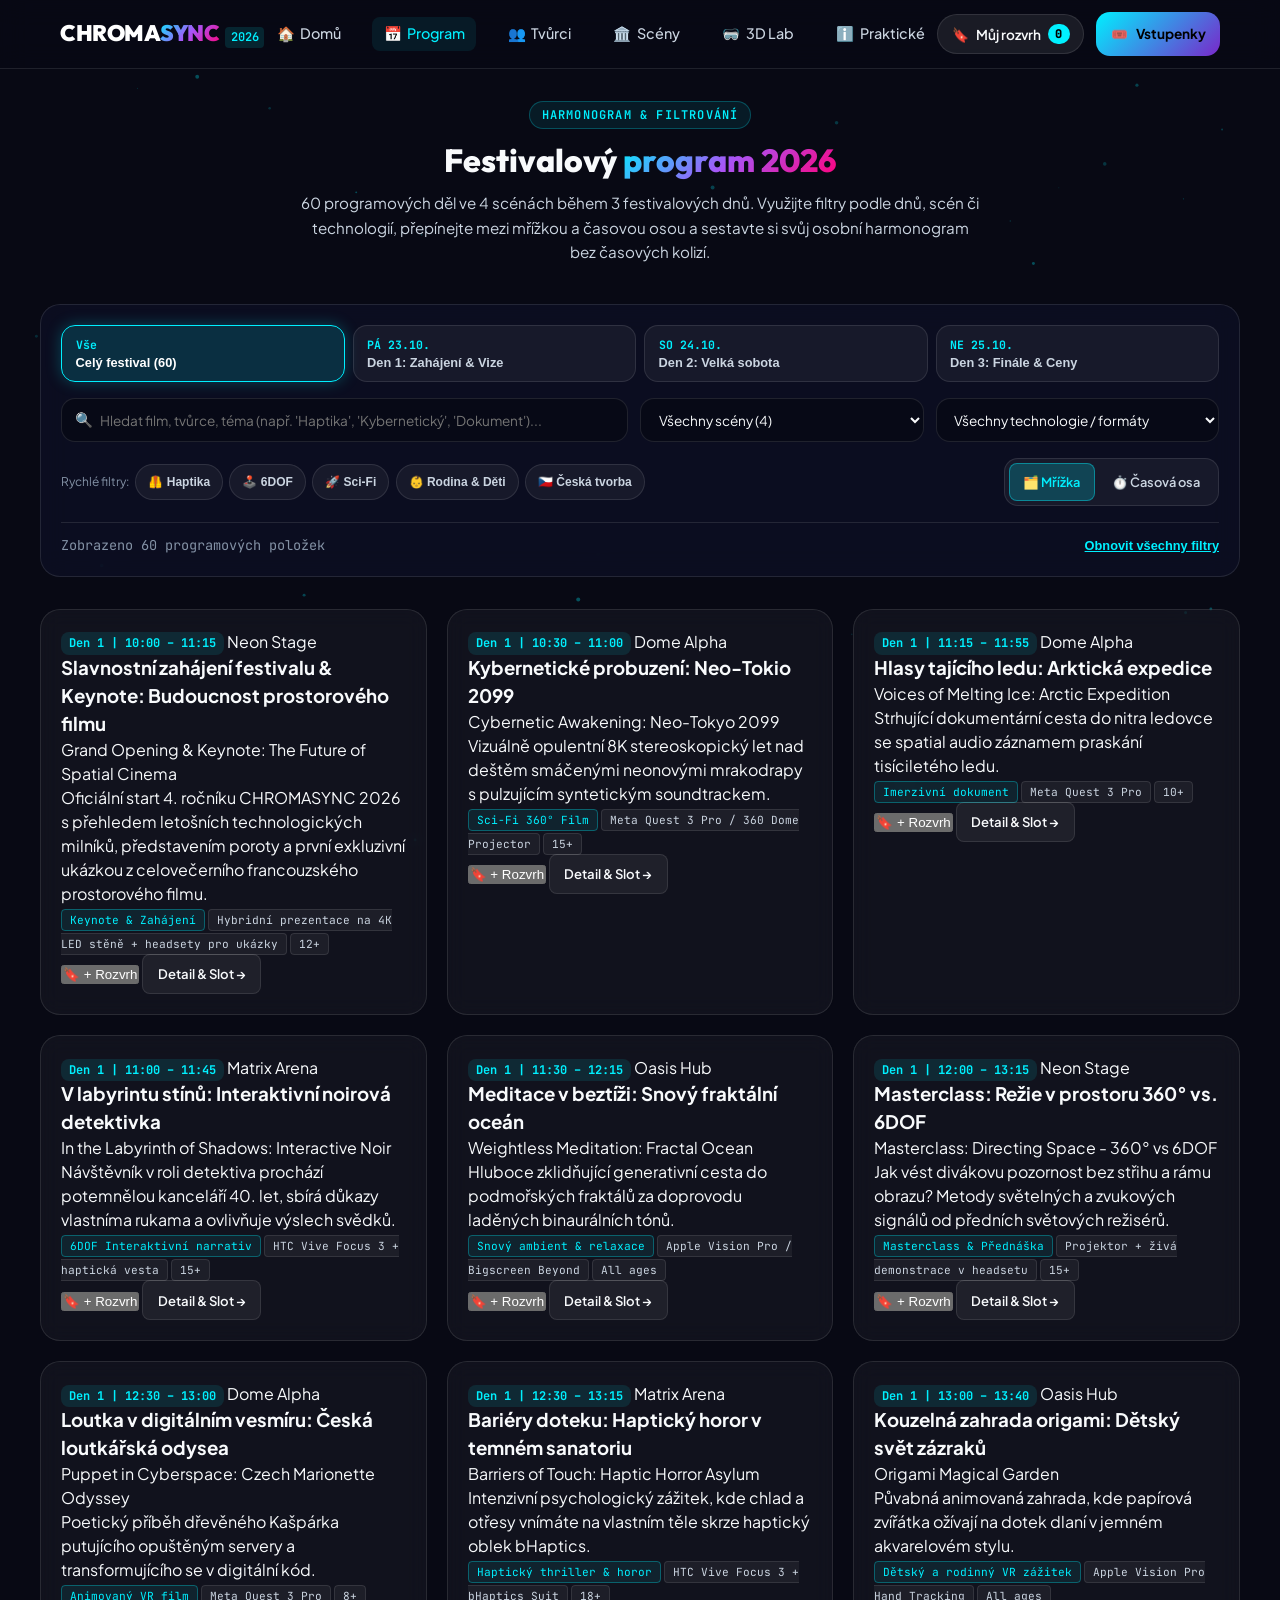
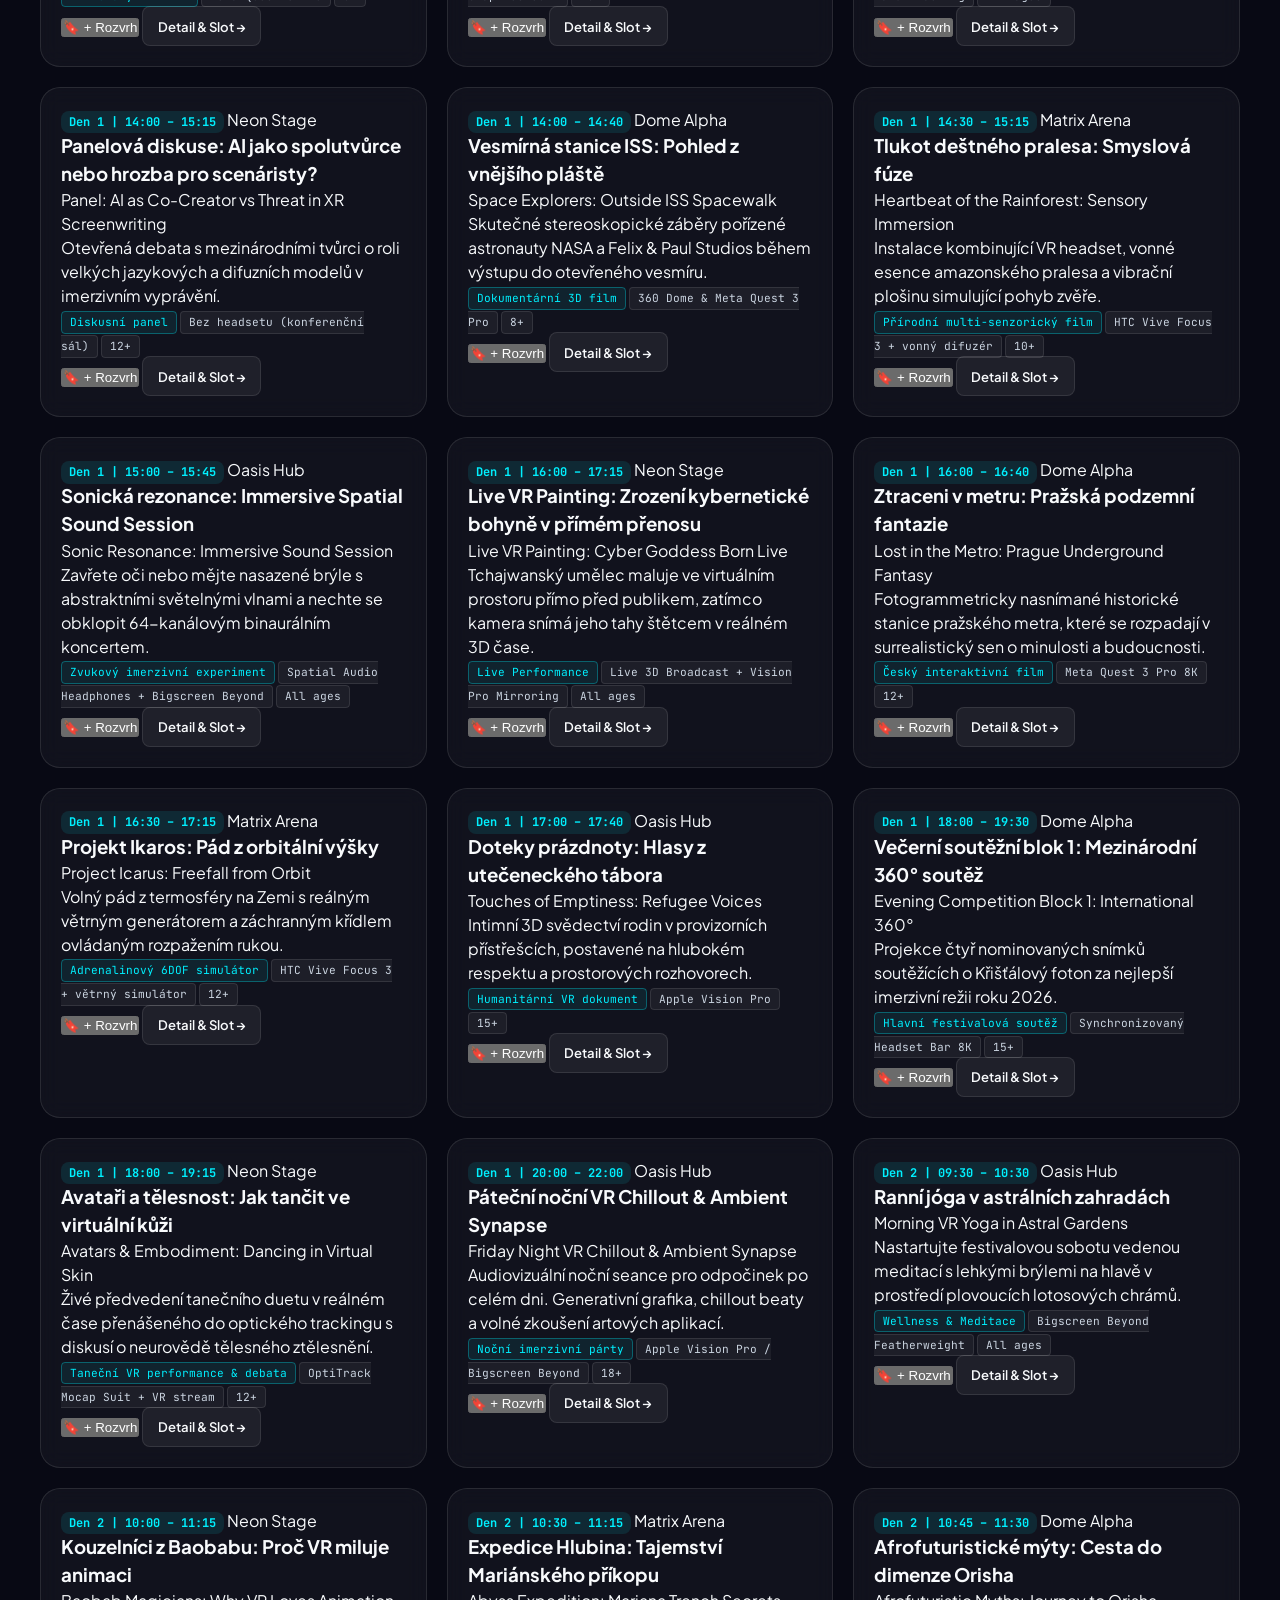
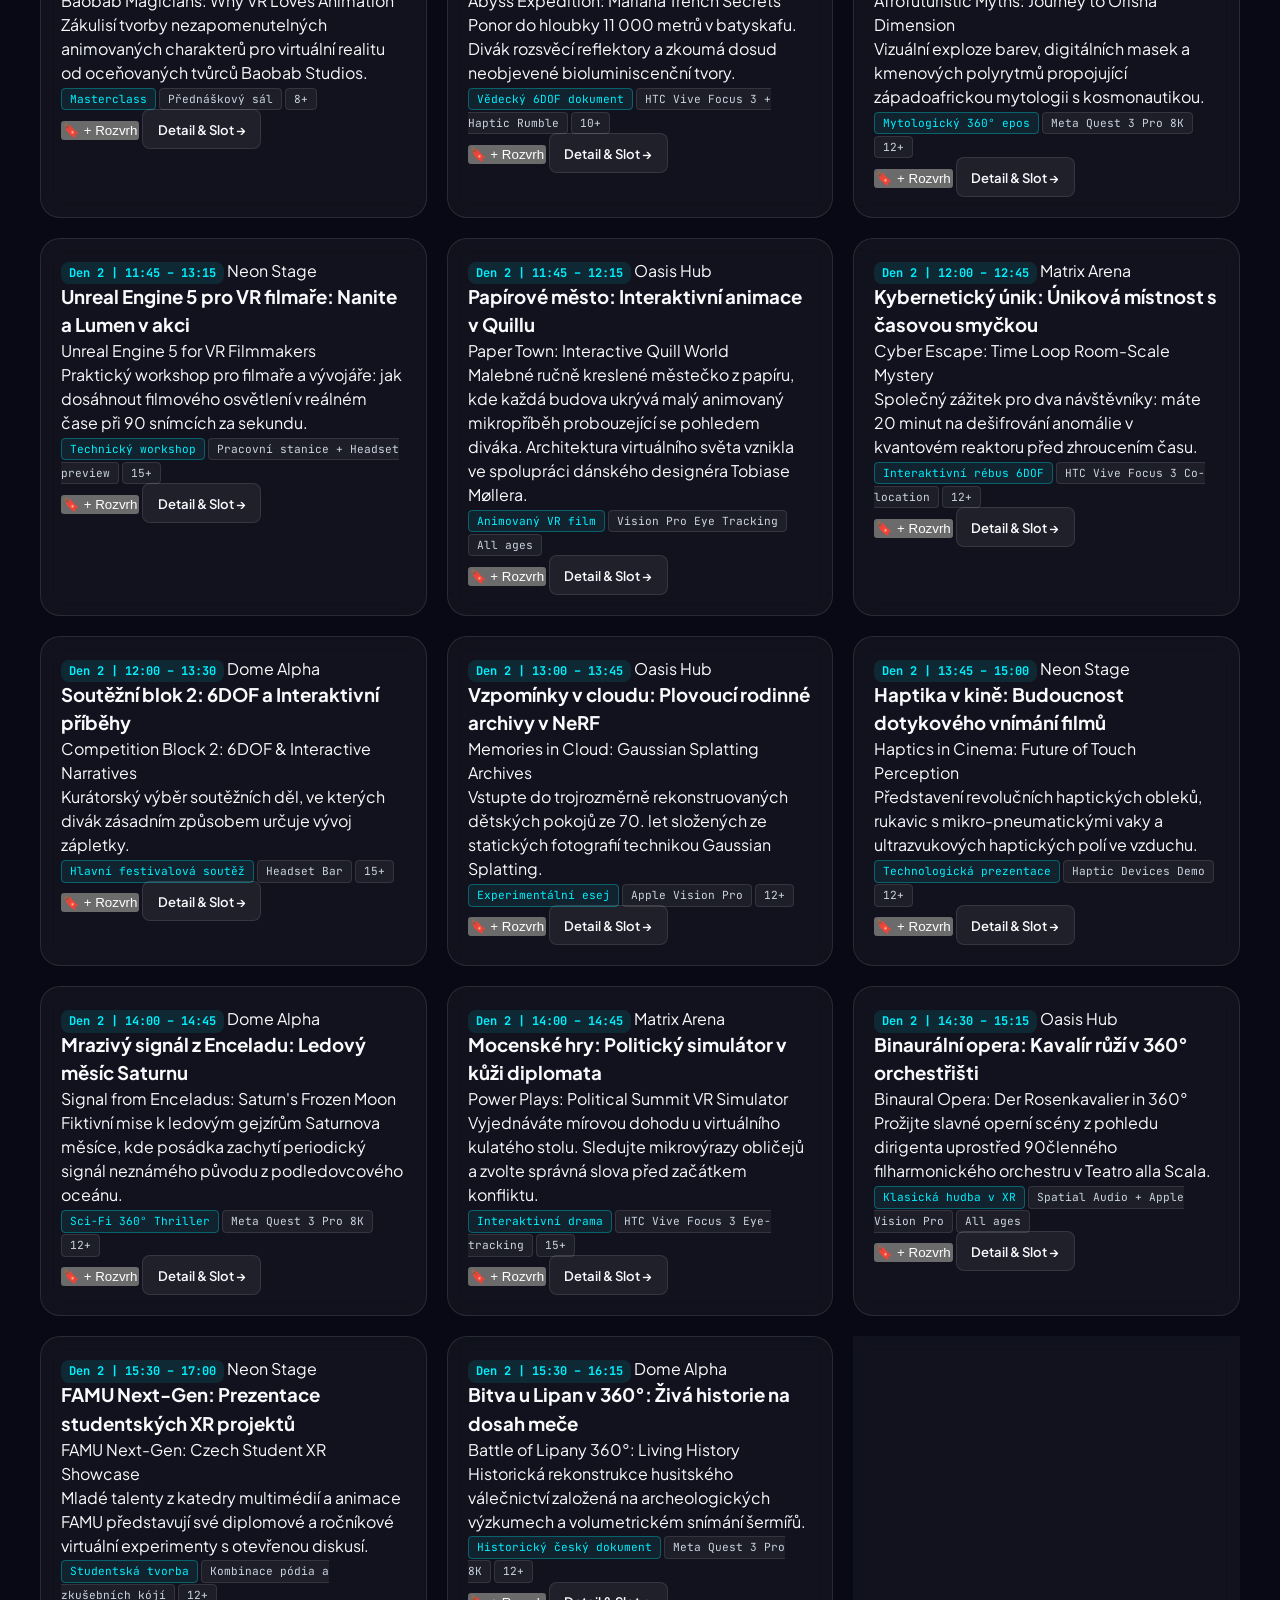
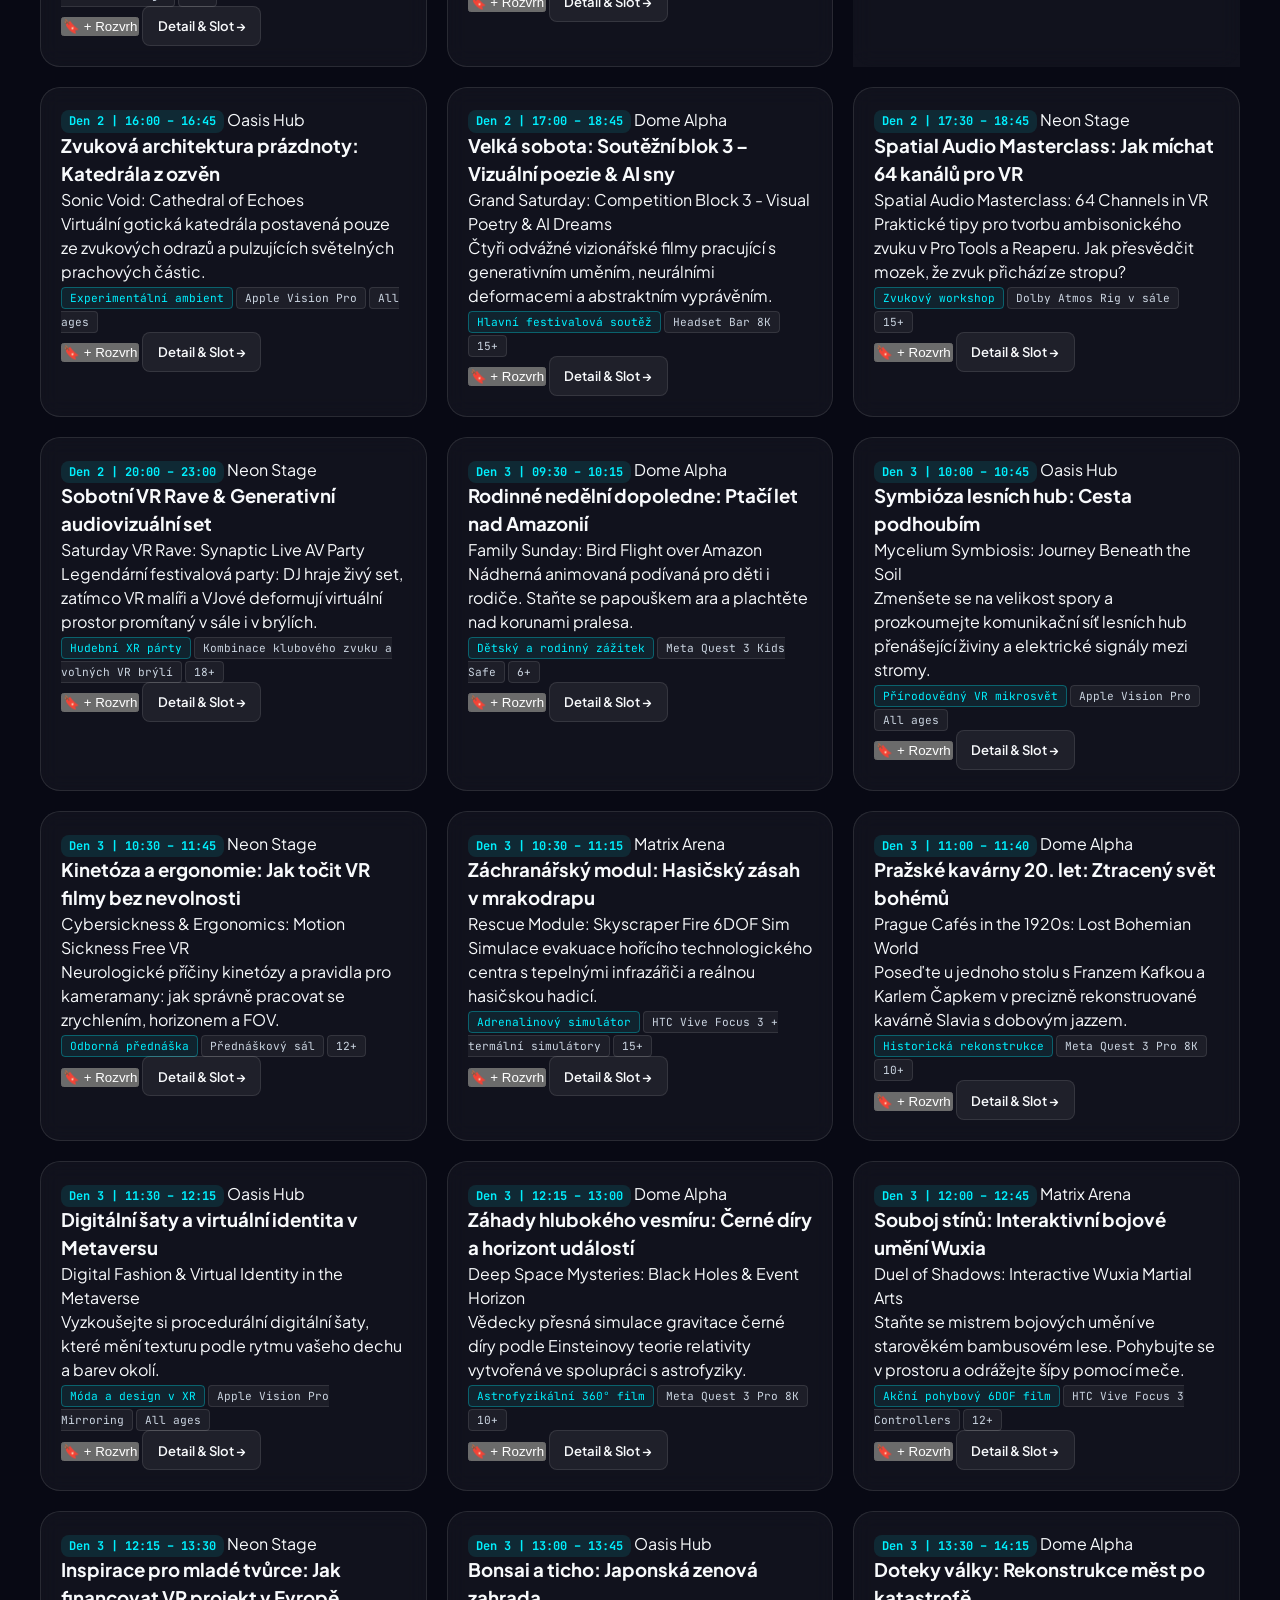
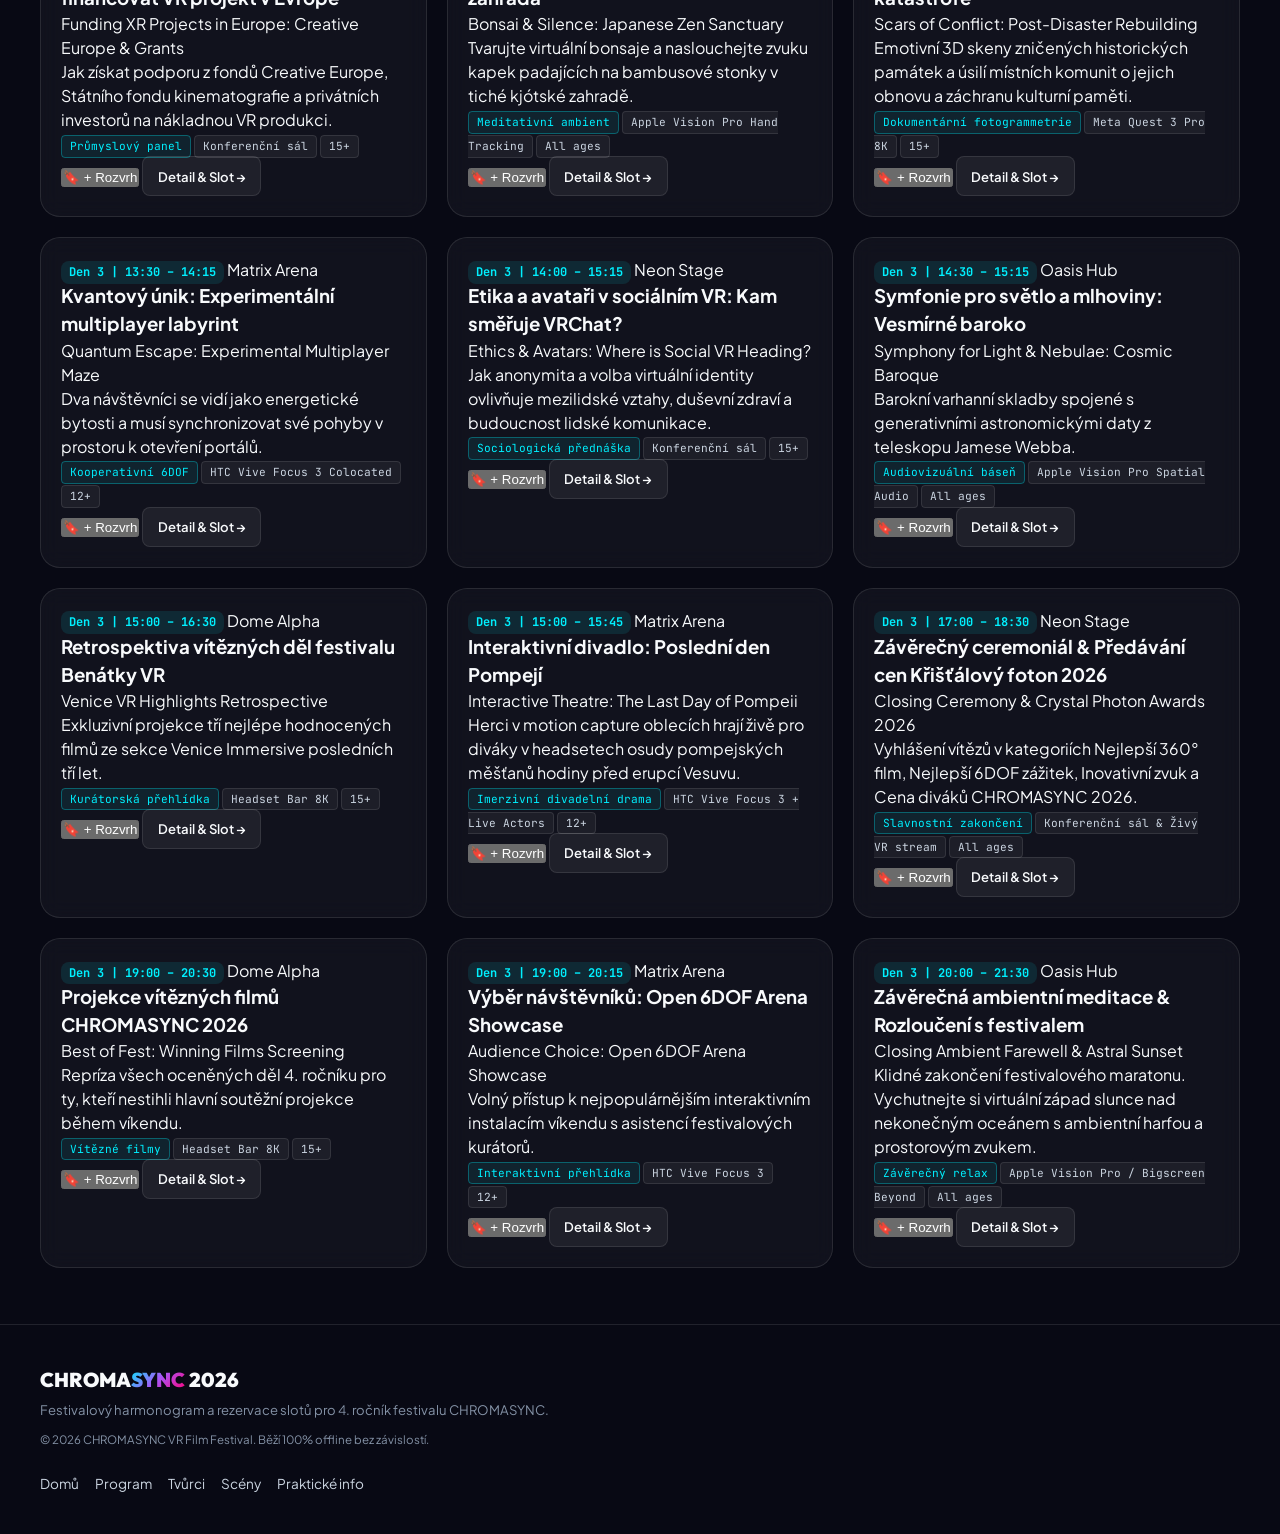
<file: projekt/web/program.html>
<!DOCTYPE html>
<html lang="cs">

<head>
  <meta charset="UTF-8">
  <meta name="viewport" content="width=device-width, initial-scale=1.0">
  <meta name="description"
    content="Kompletní harmonogram festivalu CHROMASYNC 2026. 60 VR děl, 4 scény, filtrování podle technologií (6DOF, haptika, 360°) a osobní rozvrh s detekcí kolizí.">
  <title>Program a harmonogram | CHROMASYNC 2026</title>

  <!-- Google Fonts: Outfit, Plus Jakarta Sans, JetBrains Mono -->
  <link rel="preconnect" href="https://fonts.googleapis.com">
  <link rel="preconnect" href="https://fonts.gstatic.com" crossorigin>
  <link
    href="https://fonts.googleapis.com/css2?family=JetBrains+Mono:wght@400;600&family=Outfit:wght@400;600;700;800;900&family=Plus+Jakarta+Sans:wght@400;500;600;700&display=swap"
    rel="stylesheet">

  <link rel="stylesheet" href="style.css">
</head>

<body class="dark-theme">
  <!-- Skip to Main Content Link -->
  <a href="#main-content" class="skip-link">Přejít k hlavnímu obsahu</a>

  <!-- Ambient Canvas -->
  <canvas id="ambient-canvas" class="ambient-canvas" aria-hidden="true"></canvas>

  <!-- SITE HEADER -->
  <header class="site-header" id="site-header">
    <div class="header-inner">
      <a href="index.html" class="brand-logo" id="brand-logo" aria-label="CHROMASYNC 2026 - Domů">
        <span class="logo-text">CHROMA<span class="text-gradient">SYNC</span></span>
        <span class="logo-edition">2026</span>
      </a>

      <!-- Desktop Navigation -->
      <nav class="desktop-nav" id="desktop-nav" aria-label="Hlavní navigace">
        <a href="index.html" class="nav-link">
          <span class="nav-icon">🏠</span> Domů
        </a>
        <a href="program.html" class="nav-link active" aria-current="page">
          <span class="nav-icon">📅</span> Program
        </a>
        <a href="tvurci.html" class="nav-link">
          <span class="nav-icon">👥</span> Tvůrci
        </a>
        <a href="index.html#stages-section" class="nav-link">
          <span class="nav-icon">🏛️</span> Scény
        </a>
        <a href="index.html#showcase-section" class="nav-link">
          <span class="nav-icon">🥽</span> 3D Lab
        </a>
        <a href="prakticke-info.html" class="nav-link">
          <span class="nav-icon">ℹ️</span> Praktické
        </a>
      </nav>

      <!-- Header Actions -->
      <div class="header-actions" style="display: flex; align-items: center; gap: 0.75rem;">
        <button class="btn-schedule-drawer-toggle" id="btn-open-schedule-drawer" aria-label="Otevřít můj osobní rozvrh">
          <span class="icon">🔖</span>
          <span class="label">Můj rozvrh</span>
          <span class="badge" id="schedule-counter">0</span>
        </button>
        <a href="prakticke-info.html#tickets-pricing" class="btn btn-primary"
          style="padding: 0.45rem 0.9rem; font-size: 0.85rem;">
          <span class="icon">🎟️</span> Vstupenky
        </a>
        <button type="button" class="btn-hamburger" id="btn-hamburger" aria-label="Otevřít hlavní menu"
          aria-expanded="false" aria-controls="mobile-nav-menu">
          <span class="hamburger-bar"></span>
          <span class="hamburger-bar"></span>
          <span class="hamburger-bar"></span>
        </button>
      </div>
    </div>

    <!-- MOBILE NAVIGATION MENU (HAMBURGER DRAWER) -->
    <nav class="mobile-nav-menu" id="mobile-nav-menu" aria-label="Mobilní navigace" aria-hidden="true">
      <div class="mobile-nav-inner">
        <div class="mobile-nav-links">
          <a href="index.html" class="mobile-nav-link">
            <span class="m-icon">🏠</span>
            <span class="m-text">Domů</span>
          </a>
          <a href="program.html" class="mobile-nav-link active" aria-current="page">
            <span class="m-icon">📅</span>
            <span class="m-text">Program</span>
          </a>
          <a href="tvurci.html" class="mobile-nav-link">
            <span class="m-icon">👥</span>
            <span class="m-text">Tvůrci</span>
          </a>
          <a href="index.html#stages-section" class="mobile-nav-link">
            <span class="m-icon">🏛️</span>
            <span class="m-text">Scény</span>
          </a>
          <a href="index.html#showcase-section" class="mobile-nav-link">
            <span class="m-icon">🥽</span>
            <span class="m-text">3D Lab</span>
          </a>
          <a href="prakticke-info.html" class="mobile-nav-link">
            <span class="m-icon">ℹ️</span>
            <span class="m-text">Praktické</span>
          </a>
        </div>

        <div class="mobile-nav-actions">
          <button type="button" class="btn btn-glass mobile-nav-schedule-btn" id="btn-open-schedule-drawer-mobile">
            <span class="icon">🔖</span>
            <span>Můj rozvrh</span>
            <span class="badge" id="schedule-counter-mobile">0</span>
          </button>
          <a href="prakticke-info.html#tickets-pricing" class="btn btn-primary mobile-nav-tickets-btn">
            <span class="icon">🎟️</span> Vstupenky
          </a>
        </div>
      </div>
    </nav>
  </header>

  <!-- Backdrop for mobile hamburger menu -->
  <div class="mobile-nav-backdrop" id="mobile-nav-backdrop" aria-hidden="true"></div>

  <!-- MAIN CONTENT -->
  <main id="main-content" class="main-content">
    <section class="section program-section" id="program-section" style="padding-top: 2rem;">
      <div class="container">
        <!-- Section Header -->
        <div class="section-heading-block">
          <span class="section-tag-label">Harmonogram & Filtrování</span>
          <h1 class="section-heading">Festivalový <span class="text-gradient">program 2026</span></h1>
          <p class="section-lead">
            60 programových děl ve 4 scénách během 3 festivalových dnů. Využijte filtry podle dnů, scén či technologií,
            přepínejte mezi mřížkou a časovou osou a sestavte si svůj osobní harmonogram bez časových kolizí.
          </p>
        </div>

        <!-- PROGRAM TOOLBAR -->
        <div class="program-toolbar">
          <!-- Day Selector Tabs -->
          <div class="day-tabs-row" role="tablist" aria-label="Výběr festivalového dne">
            <button class="day-tab active" data-day="all" role="tab" aria-selected="true">
              <span class="tab-code">Vše</span>
              <span class="tab-title">Celý festival (60)</span>
            </button>
            <button class="day-tab" data-day="1" role="tab" aria-selected="false">
              <span class="tab-code">PÁ 23.10.</span>
              <span class="tab-title">Den 1: Zahájení & Vize</span>
            </button>
            <button class="day-tab" data-day="2" role="tab" aria-selected="false">
              <span class="tab-code">SO 24.10.</span>
              <span class="tab-title">Den 2: Velká sobota</span>
            </button>
            <button class="day-tab" data-day="3" role="tab" aria-selected="false">
              <span class="tab-code">NE 25.10.</span>
              <span class="tab-title">Den 3: Finále & Ceny</span>
            </button>
          </div>

          <!-- Filter Controls Row -->
          <div class="filter-controls-row">
            <!-- Live Search Input -->
            <div class="search-box-wrapper">
              <span class="search-ico" aria-hidden="true">🔍</span>
              <input type="search" id="program-search-input"
                placeholder="Hledat film, tvůrce, téma (např. 'Haptika', 'Kybernetický', 'Dokument')..."
                aria-label="Vyhledávání v programu">
              <button class="btn-clear-search" id="btn-clear-search" aria-label="Vymazat text vyhledávání">✕</button>
            </div>

            <!-- Stage Filter -->
            <div class="filter-select-wrapper">
              <label for="filter-stage-select" class="sr-only">Scéna</label>
              <select id="filter-stage-select" aria-label="Filtrovat podle scény">
                <option value="all">Všechny scény (4)</option>
                <option value="stage-dome-alpha">Dome Alpha (Spatial HoloCinema)</option>
                <option value="stage-matrix-6dof">Matrix Arena (6DOF & Haptika)</option>
                <option value="stage-neon-creators">Neon Stage (Creators & Masterclasses)</option>
                <option value="stage-oasis-chill">Oasis Hub (Ambient & Sensory)</option>
              </select>
            </div>

            <!-- Technology Filter -->
            <div class="filter-select-wrapper">
              <label for="filter-tech-select" class="sr-only">Technologie / Formát</label>
              <select id="filter-tech-select" aria-label="Filtrovat podle technologie">
                <option value="all">Všechny technologie / formáty</option>
                <option value="6dof">6DOF Volný pohyb v prostoru</option>
                <option value="haptic">Haptická vesta & dotek</option>
                <option value="360">360° 3D Stereoskopický film</option>
                <option value="visionpro">Apple Vision Pro / Hand-tracking</option>
                <option value="talk">Přednáška & Masterclass</option>
              </select>
            </div>
          </div>

          <!-- Fast Quick-Pills & View Mode Switcher -->
          <div
            style="display: flex; flex-wrap: wrap; align-items: center; justify-content: space-between; gap: 1rem; margin-top: 0.5rem;">
            <div class="quick-pills-bar" id="quick-pills-bar" style="margin-bottom: 0;">
              <span class="pills-title">Rychlé filtry:</span>
              <button class="quick-pill" data-pill="haptic">🦺 Haptika</button>
              <button class="quick-pill" data-pill="6dof">🕹️ 6DOF</button>
              <button class="quick-pill" data-pill="sci-fi">🚀 Sci-Fi</button>
              <button class="quick-pill" data-pill="kids">👶 Rodina & Děti</button>
              <button class="quick-pill" data-pill="cz">🇨🇿 Česká tvorba</button>
            </div>

            <!-- View Mode Switcher -->
            <div class="view-mode-toggle" role="radiogroup" aria-label="Režim zobrazení programu">
              <button type="button" class="btn-view-toggle active" id="btn-view-grid"
                aria-label="Zobrazit jako mřížku karet">
                <span>🗂️ Mřížka</span>
              </button>
              <button type="button" class="btn-view-toggle" id="btn-view-timeline"
                aria-label="Zobrazit jako časovou osu podle hodin">
                <span>⏱️ Časová osa</span>
              </button>
            </div>
          </div>

          <!-- Status Bar -->
          <div class="filter-status-row" style="margin-top: 1rem;">
            <span class="results-counter" id="results-count-text" aria-live="polite">Zobrazeno 60 programových
              položek</span>
            <button class="btn-reset-filters-text" id="btn-reset-filters">Obnovit všechny filtry</button>
          </div>
        </div>

        <!-- Program Items Grid (Mřížka karet) -->
        <div class="program-grid" id="program-items-grid" aria-live="polite">
          <!-- Dynamically populated via app.js -->
        </div>

        <!-- Program Timeline View (Časová osa) -->
        <div class="timeline-view hidden" id="program-timeline-view" aria-live="polite">
          <!-- Dynamically populated via app.js -->
        </div>

        <!-- Empty State -->
        <div class="empty-state-card hidden" id="program-empty-state">
          <div class="empty-icon">🛰️</div>
          <h3>Žádná vystoupení neodpovídají zadaným filtrům</h3>
          <p>Zkuste upravit hledaný výraz nebo resetovat výběr scény a technologie.</p>
          <button class="btn btn-glass" id="btn-empty-reset">Zobrazit kompletní program</button>
        </div>
      </div>
    </section>
  </main>

  <!-- SITE FOOTER -->
  <footer class="site-footer">
    <div class="container footer-inner">
      <div class="footer-info">
        <span class="footer-logo">CHROMA<span class="text-gradient">SYNC</span> 2026</span>
        <p>Festivalový harmonogram a rezervace slotů pro 4. ročník festivalu CHROMASYNC.</p>
        <span class="footer-copy">© 2026 CHROMASYNC VR Film Festival. Běží 100% offline bez závislostí.</span>
      </div>
      <div class="footer-links">
        <a href="index.html">Domů</a>
        <a href="program.html">Program</a>
        <a href="tvurci.html">Tvůrci</a>
        <a href="index.html#stages-section">Scény</a>
        <a href="prakticke-info.html">Praktické info</a>
      </div>
    </div>
  </footer>

  <!-- CONTEXTUAL PROGRAM DETAIL MODAL (<dialog>) -->
  <dialog class="modal-dialog" id="item-detail-dialog" aria-labelledby="dialog-item-title">
    <div class="dialog-box">
      <button type="button" class="dialog-close-btn" id="btn-close-detail-dialog" aria-label="Zavřít detail">✕</button>

      <div class="dialog-head">
        <div class="dialog-tags" id="dialog-item-tags"></div>
        <h2 class="dialog-title" id="dialog-item-title">Název filmu</h2>
        <div class="dialog-orig-title" id="dialog-item-original-title">Original Title</div>
      </div>

      <div class="dialog-content">
        <div class="dialog-specs-grid">
          <div class="spec-cell">
            <span class="cell-label">📅 Den & Čas</span>
            <span class="cell-val" id="dialog-meta-time">Den 1 | 10:30 – 11:00</span>
          </div>
          <div class="spec-cell">
            <span class="cell-label">🏛️ Scéna</span>
            <span class="cell-val" id="dialog-meta-stage">Dome Alpha</span>
          </div>
          <div class="spec-cell">
            <span class="cell-label">🥽 VR Hardware</span>
            <span class="cell-val" id="dialog-meta-hardware">Meta Quest 3 Pro</span>
          </div>
          <div class="spec-cell">
            <span class="cell-label">👥 Interakce</span>
            <span class="cell-val" id="dialog-meta-interaction">Seated 360°</span>
          </div>
        </div>

        <div class="dialog-desc-section">
          <h3>Anotace projektu</h3>
          <p id="dialog-item-description">Podrobný popis díla...</p>
        </div>

        <div class="dialog-creators-section">
          <h3>Zapojení tvůrci & režie</h3>
          <div class="creators-chips-row" id="dialog-creators-list"></div>
        </div>

        <!-- VR Slot Booking Section (INTERAKTIVNÍ FUNKCE 3) -->
        <div class="dialog-booking-section" id="dialog-reservation-box">
          <div class="booking-header">
            <div>
              <h3>Rezervace časového slotu na headset</h3>
              <p>Garantované místo na headset v daném čase bez čekání ve frontě.</p>
            </div>
            <span class="booking-status-badge" id="dialog-capacity-badge">Zbývá 14 míst</span>
          </div>

          <form id="reservation-form" class="booking-form">
            <input type="hidden" id="reserve-item-id">
            <div class="form-inputs-row">
              <input type="text" id="reserve-user-name" placeholder="Vaše jméno a příjmení" required>
              <input type="email" id="reserve-user-email" placeholder="Váš e-mail" required>
            </div>
            <button type="submit" class="btn btn-primary" id="btn-submit-reservation">Potvrdit rezervaci slotu</button>
          </form>

          <div class="booking-success-msg hidden" id="reservation-success-msg">
            <span class="success-icon">✅</span>
            <div>
              <strong>Slot byl úspěšně rezervován!</strong>
              <p id="reservation-confirmation-details">Potvrzení s rezervačním kódem uloženo.</p>
            </div>
          </div>
        </div>
      </div>

      <div class="dialog-foot">
        <button type="button" class="btn btn-schedule-action" id="btn-dialog-toggle-schedule">
          <span class="icon">🔖</span> Přidat do mého rozvrhu
        </button>
        <button type="button" class="btn btn-glass" id="btn-dialog-close-bottom">Zavřít</button>
      </div>
    </div>
  </dialog>

  <!-- CREATOR DETAIL MODAL (<dialog>) -->
  <dialog class="modal-dialog" id="creator-detail-dialog" aria-labelledby="creator-dialog-name">
    <div class="dialog-box">
      <button type="button" class="dialog-close-btn" id="btn-close-creator-dialog"
        aria-label="Zavřít profil tvůrce">✕</button>

      <div class="creator-dialog-head">
        <div class="creator-avatar-bubble" id="creator-dialog-avatar">👤</div>
        <div>
          <h2 class="dialog-title" id="creator-dialog-name">Jméno tvůrce</h2>
          <div class="creator-dialog-meta" id="creator-dialog-role">Režisér | Německo</div>
          <div class="creator-tags-row" id="creator-dialog-tags"></div>
        </div>
      </div>

      <div class="dialog-content">
        <div class="dialog-desc-section">
          <h3>Biografie & Tvůrčí zázemí</h3>
          <p id="creator-dialog-bio">Životopis tvůrce...</p>
        </div>

        <div class="creator-events-section">
          <h3>Vystoupení tvůrce na festivalu CHROMASYNC 2026</h3>
          <div class="creator-events-list" id="creator-dialog-events-list"></div>
        </div>
      </div>

      <div class="dialog-foot">
        <button type="button" class="btn btn-glass" id="btn-creator-close-bottom">Zavřít</button>
      </div>
    </div>
  </dialog>

  <!-- PERSONAL SCHEDULE DRAWER (INTERAKTIVNÍ FUNKCE 2: ROZVRH S DETEKCÍ KOLIZÍ) -->
  <aside class="schedule-drawer" id="schedule-drawer" aria-labelledby="drawer-heading" aria-hidden="true">
    <div class="drawer-backdrop" id="drawer-overlay"></div>
    <div class="drawer-content-pane">
      <div class="drawer-header-row">
        <div>
          <h2 class="drawer-title" id="drawer-heading">🔖 Můj osobní program</h2>
          <span class="drawer-counter-txt" id="drawer-count-info">0 vybraných položek</span>
        </div>
        <button type="button" class="drawer-close-btn" id="btn-close-schedule-drawer"
          aria-label="Zavřít rozvrh">✕</button>
      </div>

      <!-- Real-time Collision Alert Box -->
      <div class="collision-box hidden" id="collision-alert-box">
        <span class="col-icon">⚠️</span>
        <div class="col-body">
          <strong>Detekován časový konflikt!</strong>
          <p id="collision-alert-desc">Vybraná vystoupení se v daný den překrývají.</p>
        </div>
      </div>

      <div class="drawer-items-list" id="drawer-schedule-items-container">
        <!-- Dynamically injected items -->
      </div>

      <div class="drawer-foot-actions">
        <button class="btn btn-glass" id="btn-clear-my-schedule">Vyprázdnit rozvrh</button>
        <button class="btn btn-primary" id="btn-export-schedule">Exportovat / Tisk</button>
      </div>
    </div>
  </aside>

  <!-- Floating Toast Notifications -->
  <div class="toast-stack" id="toast-container" aria-live="assertive"></div>

  <!-- Standalone Application Logic -->
  <script src="app.js"></script>
</body>

</html>
</file>
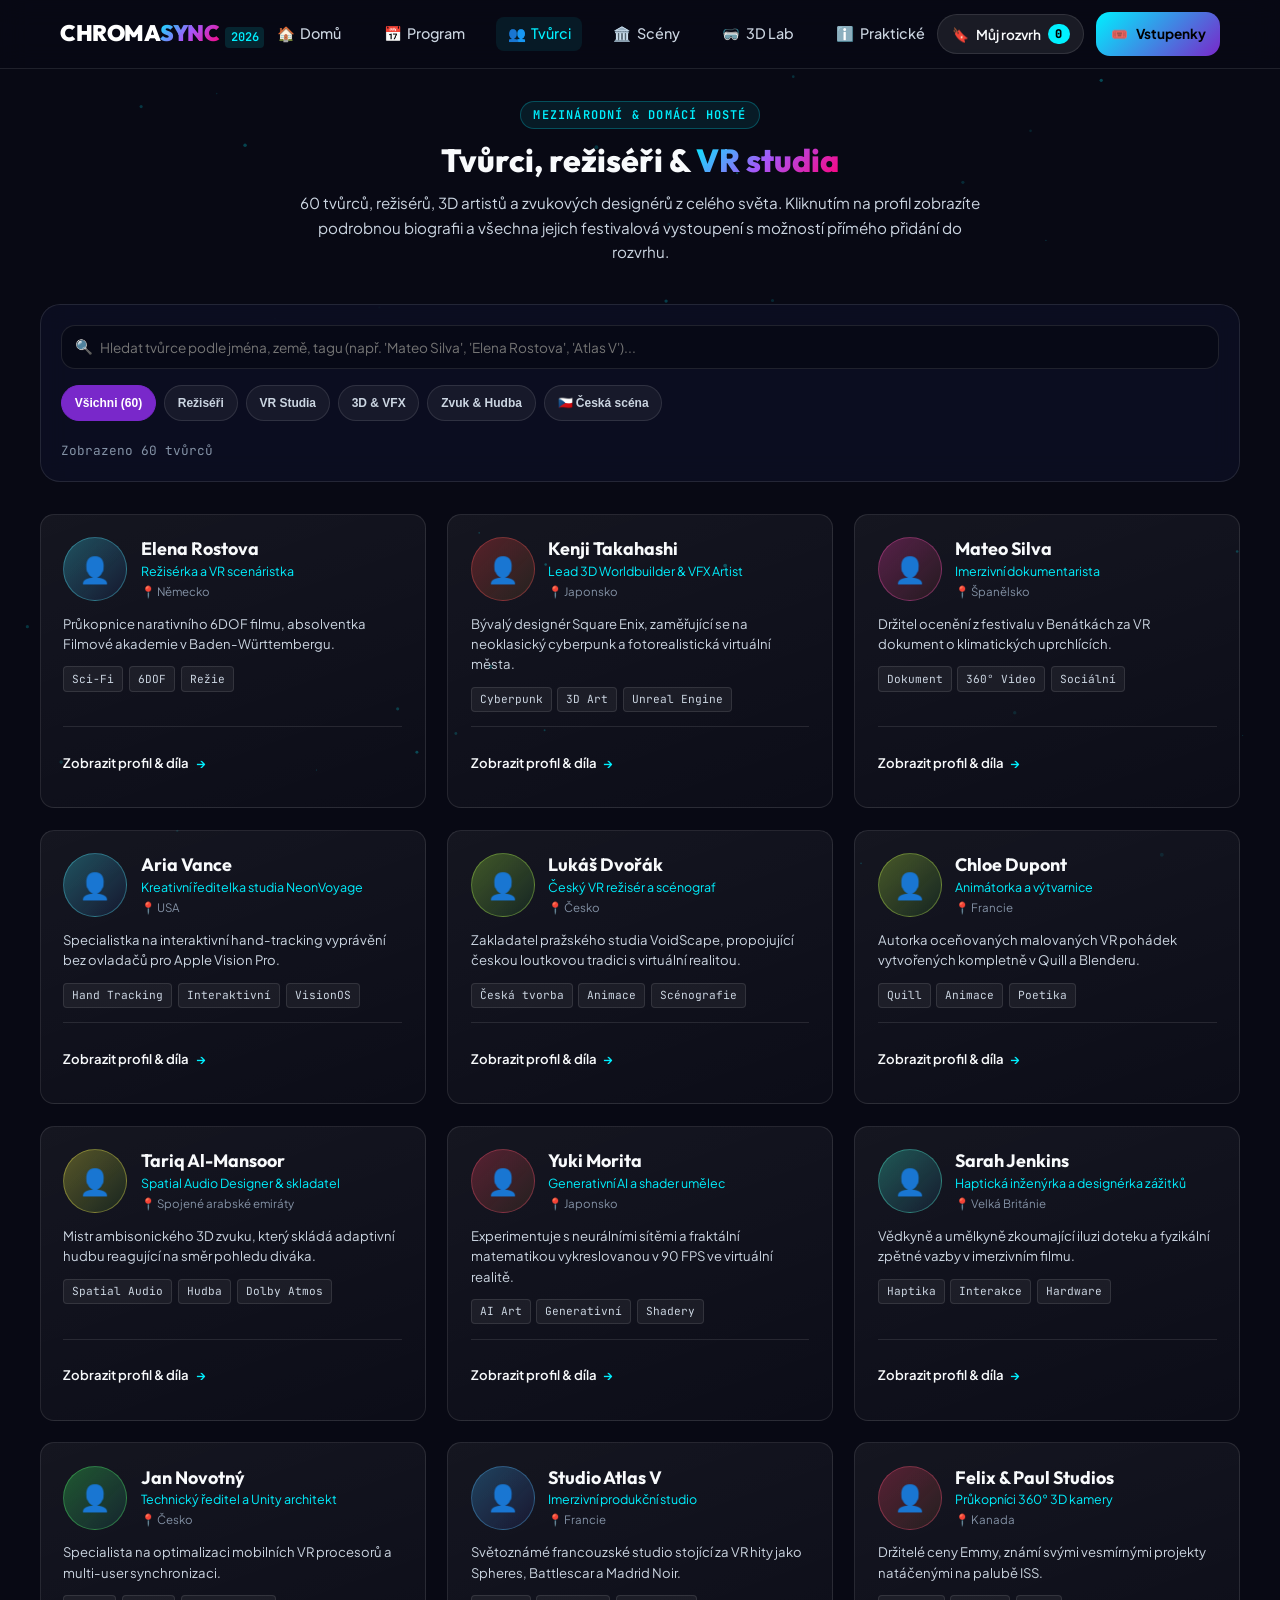
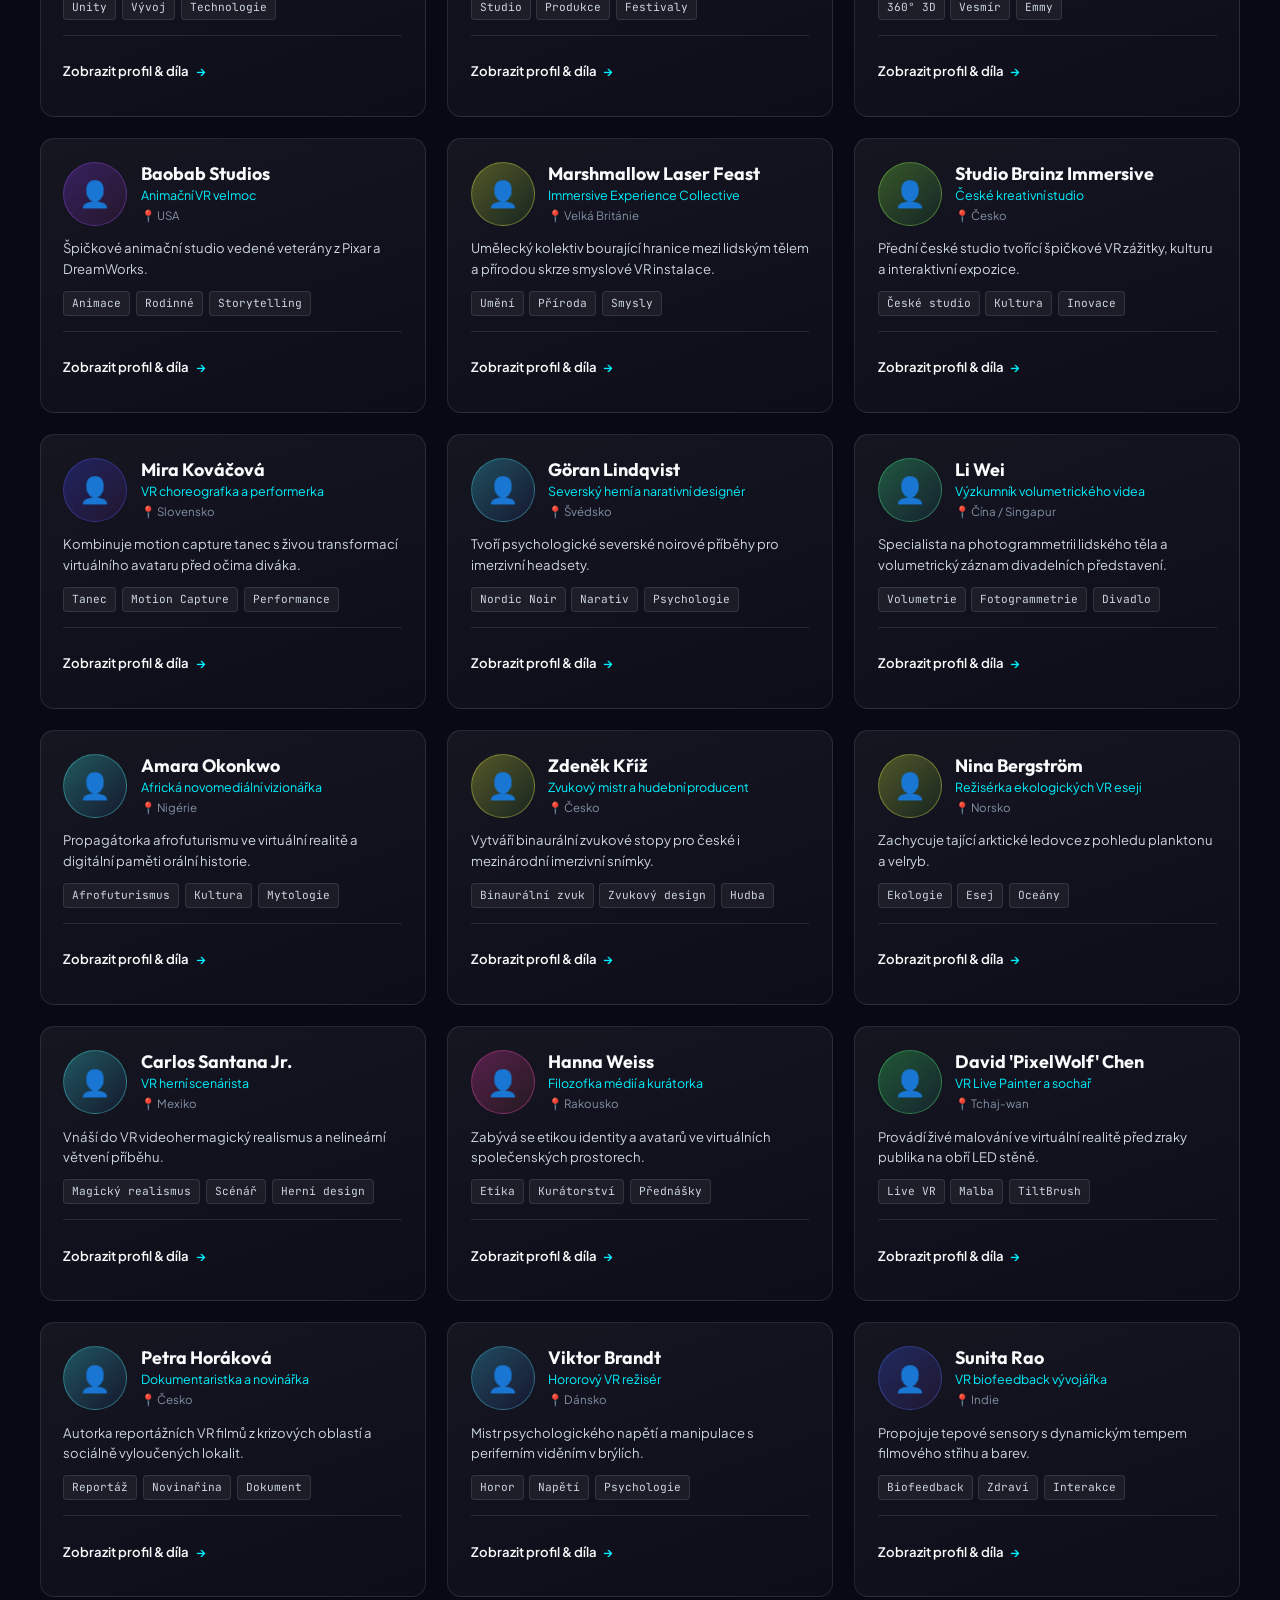
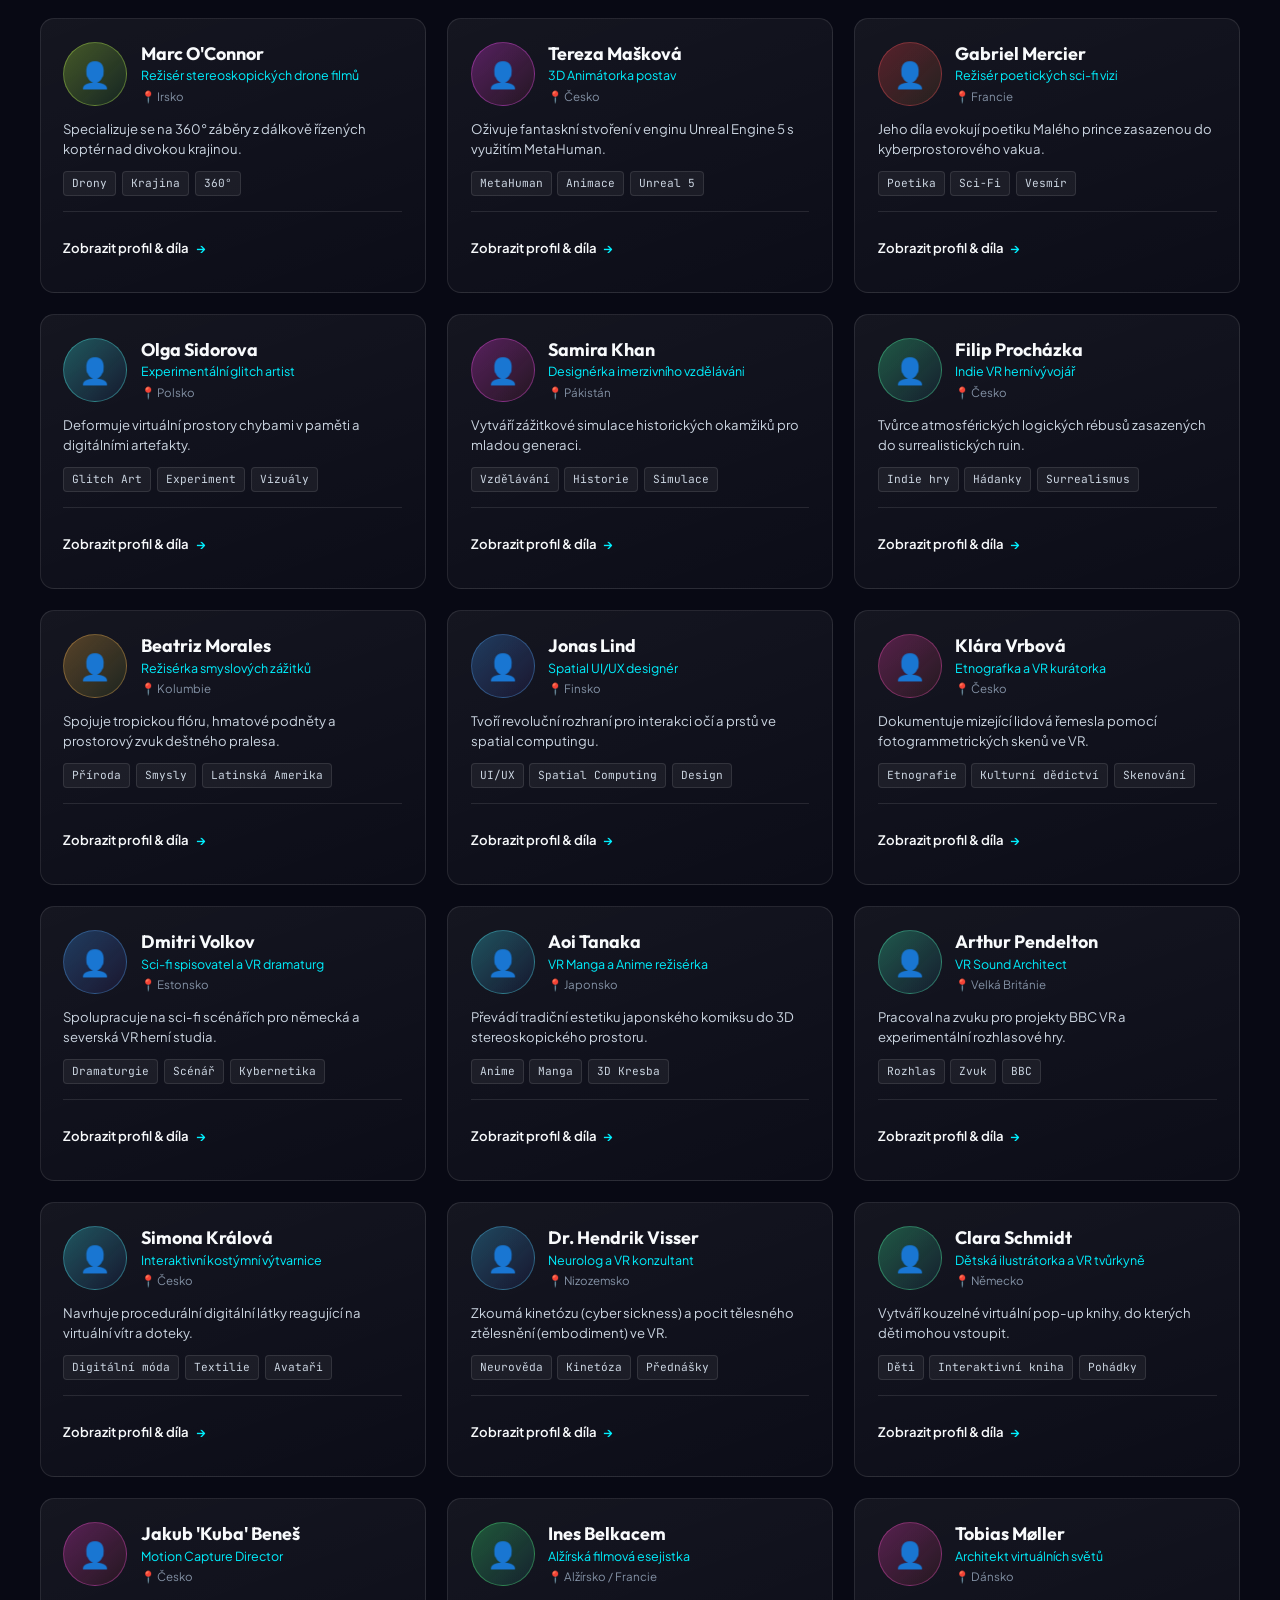
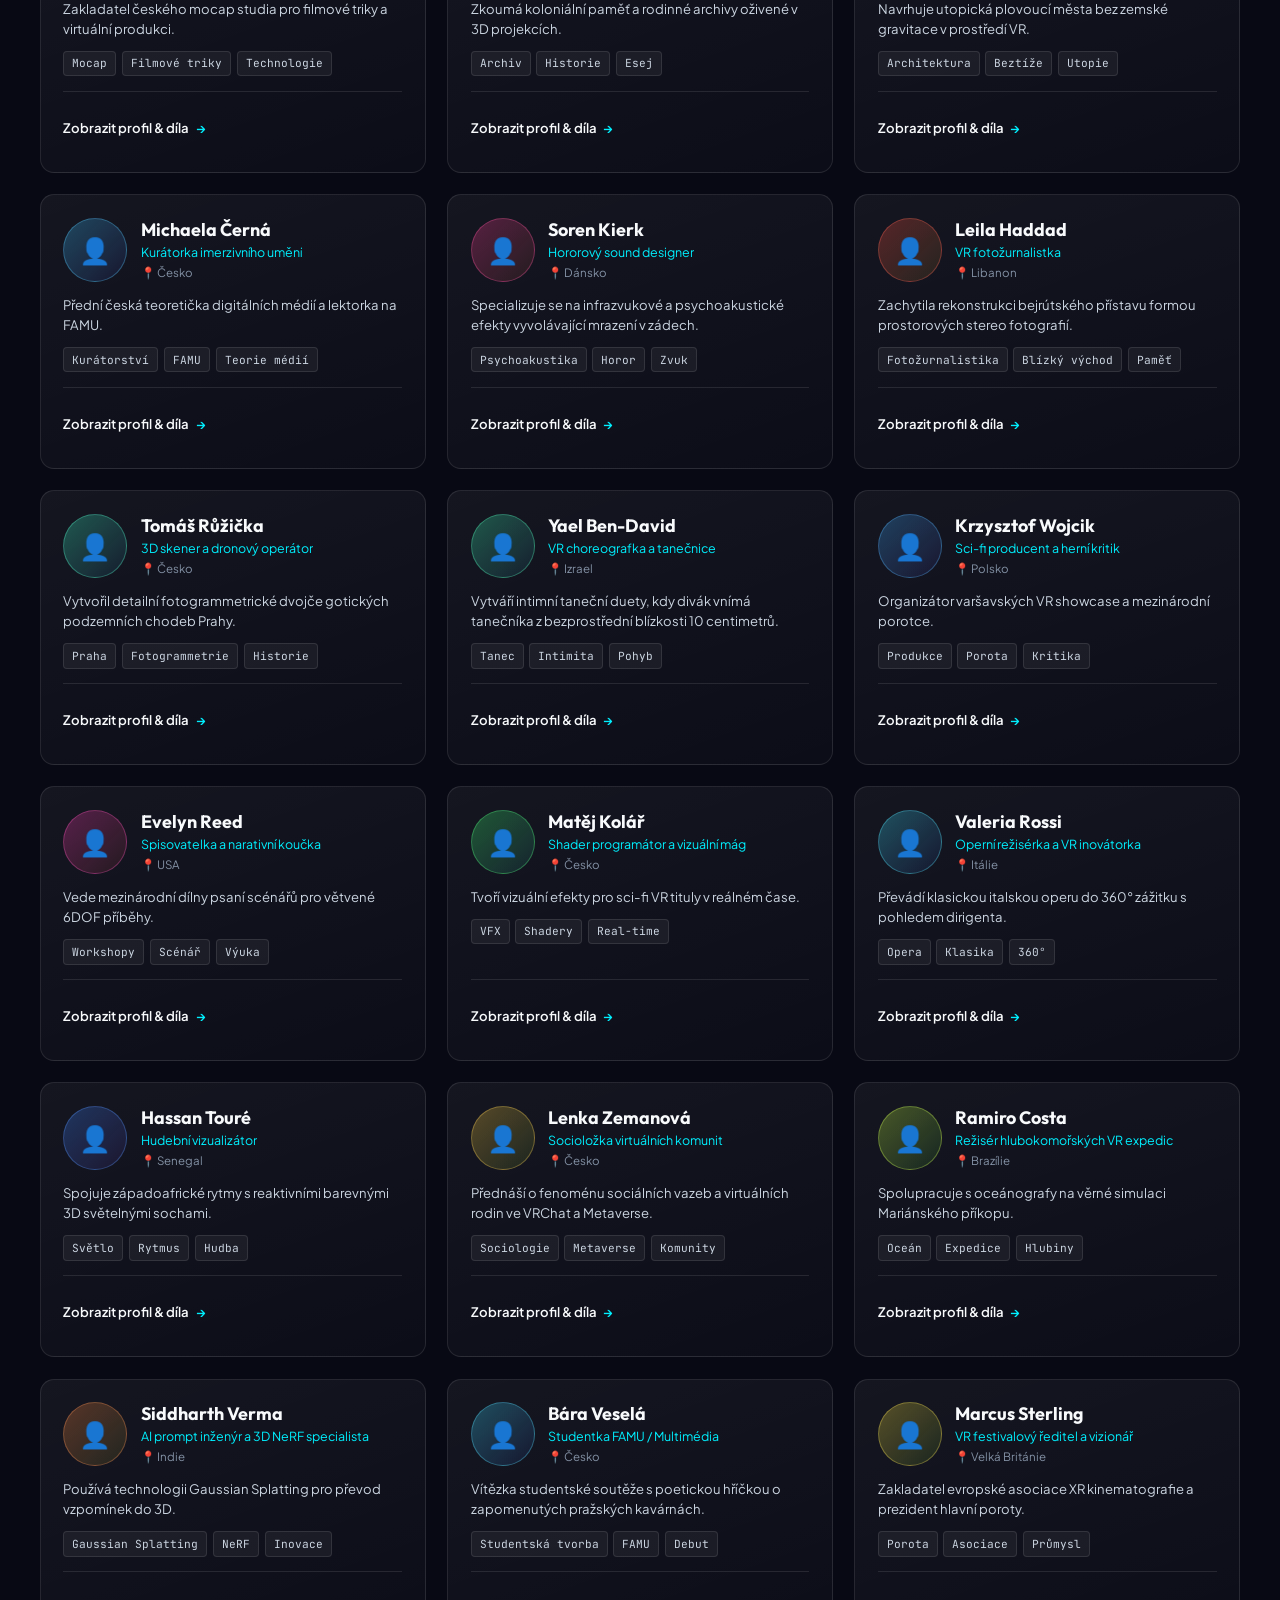
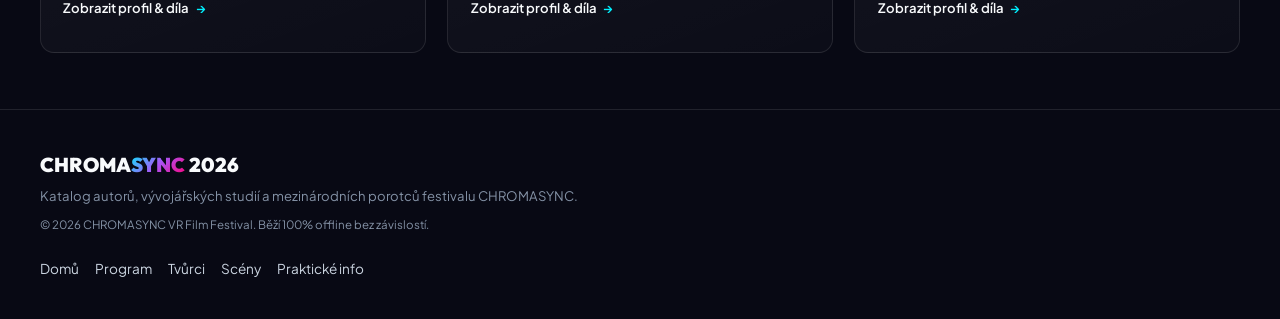
<file: projekt/web/tvurci.html>
<!DOCTYPE html>
<html lang="cs">

<head>
  <meta charset="UTF-8">
  <meta name="viewport" content="width=device-width, initial-scale=1.0">
  <meta name="description"
    content="Katalog 60 mezinárodních a českých VR tvůrců, režisérů a vývojářských studií festivalu CHROMASYNC 2026 s biografií a vazbou na program.">
  <title>Tvůrci a účinkující | CHROMASYNC 2026</title>

  <!-- Google Fonts: Outfit, Plus Jakarta Sans, JetBrains Mono -->
  <link rel="preconnect" href="https://fonts.googleapis.com">
  <link rel="preconnect" href="https://fonts.gstatic.com" crossorigin>
  <link
    href="https://fonts.googleapis.com/css2?family=JetBrains+Mono:wght@400;600&family=Outfit:wght@400;600;700;800;900&family=Plus+Jakarta+Sans:wght@400;500;600;700&display=swap"
    rel="stylesheet">

  <link rel="stylesheet" href="style.css">
</head>

<body class="dark-theme">
  <!-- Skip to Main Content Link -->
  <a href="#main-content" class="skip-link">Přejít k hlavnímu obsahu</a>

  <!-- Ambient Canvas -->
  <canvas id="ambient-canvas" class="ambient-canvas" aria-hidden="true"></canvas>

  <!-- SITE HEADER -->
  <header class="site-header" id="site-header">
    <div class="header-inner">
      <a href="index.html" class="brand-logo" id="brand-logo" aria-label="CHROMASYNC 2026 - Domů">
        <span class="logo-text">CHROMA<span class="text-gradient">SYNC</span></span>
        <span class="logo-edition">2026</span>
      </a>

      <!-- Desktop Navigation -->
      <nav class="desktop-nav" id="desktop-nav" aria-label="Hlavní navigace">
        <a href="index.html" class="nav-link">
          <span class="nav-icon">🏠</span> Domů
        </a>
        <a href="program.html" class="nav-link">
          <span class="nav-icon">📅</span> Program
        </a>
        <a href="tvurci.html" class="nav-link active" aria-current="page">
          <span class="nav-icon">👥</span> Tvůrci
        </a>
        <a href="index.html#stages-section" class="nav-link">
          <span class="nav-icon">🏛️</span> Scény
        </a>
        <a href="index.html#showcase-section" class="nav-link">
          <span class="nav-icon">🥽</span> 3D Lab
        </a>
        <a href="prakticke-info.html" class="nav-link">
          <span class="nav-icon">ℹ️</span> Praktické
        </a>
      </nav>

      <!-- Header Actions -->
      <div class="header-actions" style="display: flex; align-items: center; gap: 0.75rem;">
        <button class="btn-schedule-drawer-toggle" id="btn-open-schedule-drawer" aria-label="Otevřít můj osobní rozvrh">
          <span class="icon">🔖</span>
          <span class="label">Můj rozvrh</span>
          <span class="badge" id="schedule-counter">0</span>
        </button>
        <a href="prakticke-info.html#tickets-pricing" class="btn btn-primary"
          style="padding: 0.45rem 0.9rem; font-size: 0.85rem;">
          <span class="icon">🎟️</span> Vstupenky
        </a>
        <button type="button" class="btn-hamburger" id="btn-hamburger" aria-label="Otevřít hlavní menu"
          aria-expanded="false" aria-controls="mobile-nav-menu">
          <span class="hamburger-bar"></span>
          <span class="hamburger-bar"></span>
          <span class="hamburger-bar"></span>
        </button>
      </div>
    </div>

    <!-- MOBILE NAVIGATION MENU (HAMBURGER DRAWER) -->
    <nav class="mobile-nav-menu" id="mobile-nav-menu" aria-label="Mobilní navigace" aria-hidden="true">
      <div class="mobile-nav-inner">
        <div class="mobile-nav-links">
          <a href="index.html" class="mobile-nav-link">
            <span class="m-icon">🏠</span>
            <span class="m-text">Domů</span>
          </a>
          <a href="program.html" class="mobile-nav-link">
            <span class="m-icon">📅</span>
            <span class="m-text">Program</span>
          </a>
          <a href="tvurci.html" class="mobile-nav-link active" aria-current="page">
            <span class="m-icon">👥</span>
            <span class="m-text">Tvůrci</span>
          </a>
          <a href="index.html#stages-section" class="mobile-nav-link">
            <span class="m-icon">🏛️</span>
            <span class="m-text">Scény</span>
          </a>
          <a href="index.html#showcase-section" class="mobile-nav-link">
            <span class="m-icon">🥽</span>
            <span class="m-text">3D Lab</span>
          </a>
          <a href="prakticke-info.html" class="mobile-nav-link">
            <span class="m-icon">ℹ️</span>
            <span class="m-text">Praktické</span>
          </a>
        </div>

        <div class="mobile-nav-actions">
          <button type="button" class="btn btn-glass mobile-nav-schedule-btn" id="btn-open-schedule-drawer-mobile">
            <span class="icon">🔖</span>
            <span>Můj rozvrh</span>
            <span class="badge" id="schedule-counter-mobile">0</span>
          </button>
          <a href="prakticke-info.html#tickets-pricing" class="btn btn-primary mobile-nav-tickets-btn">
            <span class="icon">🎟️</span> Vstupenky
          </a>
        </div>
      </div>
    </nav>
  </header>

  <!-- Backdrop for mobile hamburger menu -->
  <div class="mobile-nav-backdrop" id="mobile-nav-backdrop" aria-hidden="true"></div>

  <!-- MAIN CONTENT -->
  <main id="main-content" class="main-content">
    <section class="section creators-section" id="creators-section" style="padding-top: 2rem;">
      <div class="container">
        <!-- Section Header -->
        <div class="section-heading-block">
          <span class="section-tag-label">Mezinárodní & Domácí hosté</span>
          <h1 class="section-heading">Tvůrci, režiséři & <span class="text-gradient">VR studia</span></h1>
          <p class="section-lead">
            60 tvůrců, režisérů, 3D artistů a zvukových designérů z celého světa. Kliknutím na profil zobrazíte
            podrobnou biografii a všechna jejich festivalová vystoupení s možností přímého přidání do rozvrhu.
          </p>
        </div>

        <!-- Creators Toolbar -->
        <div class="creators-toolbar"
          style="background: rgba(14, 17, 38, 0.7); backdrop-filter: blur(14px); border: 1px solid var(--border-subtle); border-radius: var(--radius-lg); padding: 1.25rem; margin-bottom: 2rem;">
          <div class="search-box-wrapper" style="margin-bottom: 1rem;">
            <span class="search-ico" aria-hidden="true">🔍</span>
            <input type="search" id="creators-search-input"
              placeholder="Hledat tvůrce podle jména, země, tagu (např. 'Mateo Silva', 'Elena Rostova', 'Atlas V')..."
              aria-label="Vyhledávání v tvůrcích">
          </div>

          <div class="role-pills-row" id="creators-role-pills"
            style="display: flex; flex-wrap: wrap; gap: 0.5rem; margin-bottom: 0.75rem;">
            <button class="role-pill active" data-role="all">Všichni (60)</button>
            <button class="role-pill" data-role="Režisér">Režiséři</button>
            <button class="role-pill" data-role="Studio">VR Studia</button>
            <button class="role-pill" data-role="3D">3D & VFX</button>
            <button class="role-pill" data-role="Audio">Zvuk & Hudba</button>
            <button class="role-pill" data-role="Česko">🇨🇿 Česká scéna</button>
          </div>

          <div style="font-size: 0.8rem; color: var(--text-muted); font-family: var(--font-mono);"
            id="creators-count-text">
            Zobrazeno 60 tvůrců
          </div>
        </div>

        <!-- Creators Grid -->
        <div class="creators-grid" id="creators-grid" aria-live="polite">
          <!-- Dynamically populated via app.js -->
        </div>
      </div>
    </section>
  </main>

  <!-- SITE FOOTER -->
  <footer class="site-footer">
    <div class="container footer-inner">
      <div class="footer-info">
        <span class="footer-logo">CHROMA<span class="text-gradient">SYNC</span> 2026</span>
        <p>Katalog autorů, vývojářských studií a mezinárodních porotců festivalu CHROMASYNC.</p>
        <span class="footer-copy">© 2026 CHROMASYNC VR Film Festival. Běží 100% offline bez závislostí.</span>
      </div>
      <div class="footer-links">
        <a href="index.html">Domů</a>
        <a href="program.html">Program</a>
        <a href="tvurci.html">Tvůrci</a>
        <a href="index.html#stages-section">Scény</a>
        <a href="prakticke-info.html">Praktické info</a>
      </div>
    </div>
  </footer>

  <!-- CONTEXTUAL PROGRAM DETAIL MODAL (<dialog>) -->
  <dialog class="modal-dialog" id="item-detail-dialog" aria-labelledby="dialog-item-title">
    <div class="dialog-box">
      <button type="button" class="dialog-close-btn" id="btn-close-detail-dialog" aria-label="Zavřít detail">✕</button>

      <div class="dialog-head">
        <div class="dialog-tags" id="dialog-item-tags"></div>
        <h2 class="dialog-title" id="dialog-item-title">Název filmu</h2>
        <div class="dialog-orig-title" id="dialog-item-original-title">Original Title</div>
      </div>

      <div class="dialog-content">
        <div class="dialog-specs-grid">
          <div class="spec-cell">
            <span class="cell-label">📅 Den & Čas</span>
            <span class="cell-val" id="dialog-meta-time">Den 1 | 10:30 – 11:00</span>
          </div>
          <div class="spec-cell">
            <span class="cell-label">🏛️ Scéna</span>
            <span class="cell-val" id="dialog-meta-stage">Dome Alpha</span>
          </div>
          <div class="spec-cell">
            <span class="cell-label">🥽 VR Hardware</span>
            <span class="cell-val" id="dialog-meta-hardware">Meta Quest 3 Pro</span>
          </div>
          <div class="spec-cell">
            <span class="cell-label">👥 Interakce</span>
            <span class="cell-val" id="dialog-meta-interaction">Seated 360°</span>
          </div>
        </div>

        <div class="dialog-desc-section">
          <h3>Anotace projektu</h3>
          <p id="dialog-item-description">Podrobný popis díla...</p>
        </div>

        <div class="dialog-creators-section">
          <h3>Zapojení tvůrci & režie</h3>
          <div class="creators-chips-row" id="dialog-creators-list"></div>
        </div>

        <div class="dialog-booking-section" id="dialog-reservation-box">
          <div class="booking-header">
            <div>
              <h3>Rezervace časového slotu na headset</h3>
              <p>Garantované místo na headset v daném čase bez čekání ve frontě.</p>
            </div>
            <span class="booking-status-badge" id="dialog-capacity-badge">Zbývá 14 míst</span>
          </div>

          <form id="reservation-form" class="booking-form">
            <input type="hidden" id="reserve-item-id">
            <div class="form-inputs-row">
              <input type="text" id="reserve-user-name" placeholder="Vaše jméno a příjmení" required>
              <input type="email" id="reserve-user-email" placeholder="Váš e-mail" required>
            </div>
            <button type="submit" class="btn btn-primary" id="btn-submit-reservation">Potvrdit rezervaci slotu</button>
          </form>

          <div class="booking-success-msg hidden" id="reservation-success-msg">
            <span class="success-icon">✅</span>
            <div>
              <strong>Slot byl úspěšně rezervován!</strong>
              <p id="reservation-confirmation-details">Potvrzení s rezervačním kódem uloženo.</p>
            </div>
          </div>
        </div>
      </div>

      <div class="dialog-foot">
        <button type="button" class="btn btn-schedule-action" id="btn-dialog-toggle-schedule">
          <span class="icon">🔖</span> Přidat do mého rozvrhu
        </button>
        <button type="button" class="btn btn-glass" id="btn-dialog-close-bottom">Zavřít</button>
      </div>
    </div>
  </dialog>

  <!-- CREATOR DETAIL MODAL (<dialog>) -->
  <dialog class="modal-dialog" id="creator-detail-dialog" aria-labelledby="creator-dialog-name">
    <div class="dialog-box">
      <button type="button" class="dialog-close-btn" id="btn-close-creator-dialog"
        aria-label="Zavřít profil tvůrce">✕</button>

      <div class="creator-dialog-head">
        <div class="creator-avatar-bubble" id="creator-dialog-avatar">👤</div>
        <div>
          <h2 class="dialog-title" id="creator-dialog-name">Jméno tvůrce</h2>
          <div class="creator-dialog-meta" id="creator-dialog-role">Režisér | Německo</div>
          <div class="creator-tags-row" id="creator-dialog-tags"></div>
        </div>
      </div>

      <div class="dialog-content">
        <div class="dialog-desc-section">
          <h3>Biografie & Tvůrčí zázemí</h3>
          <p id="creator-dialog-bio">Životopis tvůrce...</p>
        </div>

        <div class="creator-events-section">
          <h3>Vystoupení tvůrce na festivalu CHROMASYNC 2026</h3>
          <div class="creator-events-list" id="creator-dialog-events-list"></div>
        </div>
      </div>

      <div class="dialog-foot">
        <button type="button" class="btn btn-glass" id="btn-creator-close-bottom">Zavřít</button>
      </div>
    </div>
  </dialog>

  <!-- PERSONAL SCHEDULE DRAWER -->
  <aside class="schedule-drawer" id="schedule-drawer" aria-labelledby="drawer-heading" aria-hidden="true">
    <div class="drawer-backdrop" id="drawer-overlay"></div>
    <div class="drawer-content-pane">
      <div class="drawer-header-row">
        <div>
          <h2 class="drawer-title" id="drawer-heading">🔖 Můj osobní program</h2>
          <span class="drawer-counter-txt" id="drawer-count-info">0 vybraných položek</span>
        </div>
        <button type="button" class="drawer-close-btn" id="btn-close-schedule-drawer"
          aria-label="Zavřít rozvrh">✕</button>
      </div>

      <!-- Real-time Collision Alert Box -->
      <div class="collision-box hidden" id="collision-alert-box">
        <span class="col-icon">⚠️</span>
        <div class="col-body">
          <strong>Detekován časový konflikt!</strong>
          <p id="collision-alert-desc">Vybraná vystoupení se v daný den překrývají.</p>
        </div>
      </div>

      <div class="drawer-items-list" id="drawer-schedule-items-container">
        <!-- Dynamically injected items -->
      </div>

      <div class="drawer-foot-actions">
        <button class="btn btn-glass" id="btn-clear-my-schedule">Vyprázdnit rozvrh</button>
        <button class="btn btn-primary" id="btn-export-schedule">Exportovat / Tisk</button>
      </div>
    </div>
  </aside>

  <!-- Floating Toast Notifications -->
  <div class="toast-stack" id="toast-container" aria-live="assertive"></div>

  <!-- Standalone Application Logic -->
  <script src="app.js"></script>
</body>

</html>
</file>
<file: style.css>
/* ==========================================================================
   CHROMASYNC VR FILM FESTIVAL 2026 – DESIGN SYSTEM & STYLESHEET
   Mobile-first, Cyber-Chromatic Dark Theme, Glassmorphism & Micro-animations
   ========================================================================== */

/* --- 1. CSS CUSTOM PROPERTIES (DESIGN TOKENS) --- */
:root {
  /* Color Palette */
  --bg-dark: #080914;
  --bg-dark-elevated: #0f1225;
  --bg-card: rgba(18, 22, 45, 0.7);
  --bg-card-hover: rgba(28, 34, 68, 0.85);
  --bg-glass: rgba(255, 255, 255, 0.04);
  --bg-glass-heavy: rgba(14, 18, 38, 0.88);

  /* Neon Accent Gradients */
  --neon-cyan: #00f0ff;
  --neon-fuchsia: #ff007a;
  --neon-violet: #7928ca;
  --neon-amber: #ffb800;
  --neon-emerald: #00ff88;

  --gradient-primary: linear-gradient(135deg, #00f0ff 0%, #7928ca 50%, #ff007a 100%);
  --gradient-glow: linear-gradient(135deg, rgba(0, 240, 255, 0.25) 0%, rgba(255, 0, 122, 0.25) 100%);
  --gradient-card-border: linear-gradient(135deg, rgba(0, 240, 255, 0.35) 0%, rgba(121, 40, 202, 0.2) 50%, rgba(255, 0, 122, 0.35) 100%);

  /* Typography */
  --font-display: 'Outfit', -apple-system, BlinkMacSystemFont, sans-serif;
  --font-body: 'Plus Jakarta Sans', -apple-system, BlinkMacSystemFont, sans-serif;
  --font-mono: 'JetBrains Mono', monospace;

  /* Text Colors */
  --text-main: #f8fafc;
  --text-secondary: #94a3b8;
  --text-muted: #64748b;
  --text-on-accent: #040814;

  /* Borders & Shadows */
  --border-subtle: rgba(255, 255, 255, 0.08);
  --border-focus: rgba(0, 240, 255, 0.6);
  --shadow-card: 0 10px 30px -10px rgba(0, 0, 0, 0.6);
  --shadow-glow: 0 0 25px rgba(0, 240, 255, 0.25);
  --shadow-glow-fuchsia: 0 0 25px rgba(255, 0, 122, 0.25);

  /* Spacing & Radii */
  --radius-sm: 8px;
  --radius-md: 14px;
  --radius-lg: 20px;
  --radius-full: 9999px;
  
  --transition-fast: 0.18s cubic-bezier(0.16, 1, 0.3, 1);
  --transition-smooth: 0.32s cubic-bezier(0.16, 1, 0.3, 1);
}

/* --- 2. BASE & RESET --- */
*, *::before, *::after {
  box-sizing: border-box;
  margin: 0;
  padding: 0;
}

html {
  font-size: 16px;
  scroll-behavior: smooth;
  scroll-padding-top: 80px;
}

body {
  background-color: var(--bg-dark);
  color: var(--text-main);
  font-family: var(--font-body);
  line-height: 1.55;
  overflow-x: hidden;
  -webkit-font-smoothing: antialiased;
  padding-bottom: 72px; /* Space for mobile bottom bar */
}

@media (min-width: 1024px) {
  body {
    padding-bottom: 0;
  }
}

a {
  color: inherit;
  text-decoration: none;
}

button, input, select, textarea {
  font: inherit;
  color: inherit;
}

button {
  cursor: pointer;
  border: none;
  background: none;
}

img {
  max-width: 100%;
  display: block;
}

.sr-only {
  position: absolute;
  width: 1px;
  height: 1px;
  padding: 0;
  margin: -1px;
  overflow: hidden;
  clip: rect(0, 0, 0, 0);
  border: 0;
}

.hidden {
  display: none !important;
}

/* Background Ambient Canvas */
.ambient-canvas {
  position: fixed;
  inset: 0;
  width: 100vw;
  height: 100vh;
  z-index: -2;
  pointer-events: none;
  opacity: 0.45;
}

/* --- 3. LAYOUT UTILITIES --- */
.container {
  width: 100%;
  max-width: 1240px;
  margin-inline: auto;
  padding-inline: 1.25rem;
}

.section {
  padding-block: 3.5rem;
}

@media (min-width: 768px) {
  .section {
    padding-block: 5.5rem;
  }
}

.section-header {
  text-align: center;
  max-width: 680px;
  margin-inline: auto;
  margin-bottom: 2.5rem;
}

.section-tag {
  display: inline-block;
  font-family: var(--font-mono);
  font-size: 0.78rem;
  letter-spacing: 0.12em;
  text-transform: uppercase;
  color: var(--neon-cyan);
  background: rgba(0, 240, 255, 0.08);
  border: 1px solid rgba(0, 240, 255, 0.2);
  padding: 0.35rem 0.85rem;
  border-radius: var(--radius-full);
  margin-bottom: 0.75rem;
}

.section-title {
  font-family: var(--font-display);
  font-size: 2rem;
  font-weight: 800;
  line-height: 1.15;
  letter-spacing: -0.02em;
  margin-bottom: 0.75rem;
}

@media (min-width: 768px) {
  .section-title {
    font-size: 2.85rem;
  }
}

.section-subtitle {
  color: var(--text-secondary);
  font-size: 1rem;
}

.text-gradient {
  background: var(--gradient-primary);
  -webkit-background-clip: text;
  -webkit-text-fill-color: transparent;
  display: inline-block;
}

/* --- 4. BUTTONS & INTERACTIVE ELEMENTS --- */
.btn {
  display: inline-flex;
  align-items: center;
  justify-content: center;
  gap: 0.5rem;
  font-family: var(--font-display);
  font-weight: 600;
  font-size: 0.95rem;
  padding: 0.75rem 1.4rem;
  border-radius: var(--radius-full);
  transition: all var(--transition-fast);
  white-space: nowrap;
}

.btn-primary {
  background: var(--gradient-primary);
  color: #050811;
  box-shadow: 0 4px 20px rgba(0, 240, 255, 0.35);
}

.btn-primary:hover {
  transform: translateY(-2px);
  box-shadow: 0 8px 30px rgba(0, 240, 255, 0.55);
}

.btn-primary:active {
  transform: translateY(0);
}

.btn-glass {
  background: var(--bg-glass);
  color: var(--text-main);
  border: 1px solid var(--border-subtle);
  backdrop-filter: blur(12px);
}

.btn-glass:hover {
  background: rgba(255, 255, 255, 0.1);
  border-color: rgba(255, 255, 255, 0.25);
  transform: translateY(-2px);
}

/* Helper Bar for testing prototype scenarios */
.scenario-helper-banner {
  background: linear-gradient(90deg, #111538 0%, #201035 100%);
  border-bottom: 1px solid rgba(0, 240, 255, 0.3);
  padding: 0.5rem 1rem;
  font-size: 0.82rem;
  position: sticky;
  top: 0;
  z-index: 100;
}

.helper-content {
  display: flex;
  flex-wrap: wrap;
  align-items: center;
  justify-content: center;
  gap: 0.6rem;
  max-width: 1240px;
  margin-inline: auto;
}

.helper-badge {
  font-weight: 700;
  color: var(--neon-amber);
}

.helper-btn {
  background: rgba(0, 240, 255, 0.15);
  border: 1px solid rgba(0, 240, 255, 0.4);
  color: var(--neon-cyan);
  padding: 0.25rem 0.65rem;
  border-radius: var(--radius-sm);
  font-weight: 600;
  font-size: 0.78rem;
  transition: all var(--transition-fast);
}

.helper-btn:hover {
  background: var(--neon-cyan);
  color: #060914;
}

.helper-btn-reset {
  background: rgba(255, 255, 255, 0.08);
  border: 1px solid var(--border-subtle);
  color: var(--text-secondary);
  padding: 0.25rem 0.5rem;
  border-radius: var(--radius-sm);
  font-size: 0.78rem;
}

.helper-btn-reset:hover {
  color: var(--text-main);
  background: rgba(255, 255, 255, 0.15);
}

/* --- 5. SITE HEADER & NAVIGATION --- */
.site-header {
  position: sticky;
  top: 38px;
  z-index: 90;
  background: var(--bg-glass-heavy);
  backdrop-filter: blur(18px);
  -webkit-backdrop-filter: blur(18px);
  border-bottom: 1px solid var(--border-subtle);
  padding-block: 0.75rem;
  transition: all var(--transition-smooth);
}

.header-container {
  display: flex;
  align-items: center;
  justify-content: space-between;
  max-width: 1240px;
  margin-inline: auto;
  padding-inline: 1.25rem;
}

.brand-logo {
  display: flex;
  align-items: baseline;
  gap: 0.4rem;
  font-family: var(--font-display);
  font-weight: 900;
  font-size: 1.35rem;
  letter-spacing: -0.02em;
}

.logo-edition {
  font-family: var(--font-mono);
  font-size: 0.75rem;
  color: var(--neon-fuchsia);
  border: 1px solid rgba(255, 0, 122, 0.35);
  padding: 0.1rem 0.35rem;
  border-radius: 4px;
}

.main-nav {
  display: none;
}

@media (min-width: 1024px) {
  .main-nav {
    display: flex;
    align-items: center;
    gap: 1.5rem;
  }

  .nav-link {
    font-weight: 500;
    font-size: 0.92rem;
    color: var(--text-secondary);
    display: inline-flex;
    align-items: center;
    gap: 0.35rem;
    padding: 0.4rem 0.6rem;
    border-radius: var(--radius-sm);
    transition: color var(--transition-fast);
  }

  .nav-link:hover, .nav-link.active {
    color: var(--neon-cyan);
  }
}

.header-actions {
  display: flex;
  align-items: center;
  gap: 0.75rem;
}

.btn-schedule-badge {
  display: inline-flex;
  align-items: center;
  gap: 0.45rem;
  background: rgba(255, 0, 122, 0.15);
  border: 1px solid rgba(255, 0, 122, 0.4);
  color: #fff;
  padding: 0.45rem 0.85rem;
  border-radius: var(--radius-full);
  font-weight: 600;
  font-size: 0.85rem;
  transition: all var(--transition-fast);
}

.btn-schedule-badge:hover {
  background: rgba(255, 0, 122, 0.28);
  box-shadow: 0 0 15px rgba(255, 0, 122, 0.35);
  transform: translateY(-1px);
}

.btn-schedule-badge .badge {
  background: var(--neon-fuchsia);
  color: #fff;
  font-size: 0.72rem;
  font-weight: 800;
  min-width: 1.3rem;
  height: 1.3rem;
  border-radius: var(--radius-full);
  display: inline-flex;
  align-items: center;
  justify-content: center;
  padding-inline: 0.25rem;
}

.mobile-menu-toggle {
  display: none; /* Mobile bottom nav used instead */
}

/* Mobile Bottom Navigation (Ergonomic thumb zone) */
.mobile-bottom-nav {
  position: fixed;
  bottom: 0;
  left: 0;
  right: 0;
  height: 64px;
  background: var(--bg-glass-heavy);
  backdrop-filter: blur(20px);
  -webkit-backdrop-filter: blur(20px);
  border-top: 1px solid var(--border-subtle);
  display: flex;
  align-items: center;
  justify-content: space-around;
  z-index: 85;
}

@media (min-width: 1024px) {
  .mobile-bottom-nav {
    display: none;
  }
}

.mobile-nav-item {
  display: flex;
  flex-direction: column;
  align-items: center;
  justify-content: center;
  gap: 0.15rem;
  color: var(--text-secondary);
  font-size: 0.72rem;
  font-weight: 600;
  flex: 1;
  padding-block: 0.35rem;
  transition: color var(--transition-fast);
}

.mobile-nav-item .m-icon {
  font-size: 1.15rem;
}

.mobile-nav-item.active, .mobile-nav-item:hover {
  color: var(--neon-cyan);
}

/* --- 6. HERO SECTION --- */
.hero-section {
  position: relative;
  padding-top: 2.5rem;
  padding-bottom: 3.5rem;
  overflow: hidden;
}

@media (min-width: 768px) {
  .hero-section {
    padding-top: 4.5rem;
    padding-bottom: 5.5rem;
  }
}

.hero-background-effects {
  position: absolute;
  inset: 0;
  pointer-events: none;
  z-index: -1;
}

.radial-glow {
  position: absolute;
  border-radius: 50%;
  filter: blur(100px);
  opacity: 0.25;
}

.glow-1 {
  width: 450px;
  height: 450px;
  background: var(--neon-cyan);
  top: -10%;
  left: -5%;
}

.glow-2 {
  width: 500px;
  height: 500px;
  background: var(--neon-fuchsia);
  bottom: 0;
  right: -5%;
}

.hero-container {
  display: grid;
  grid-template-columns: 1fr;
  gap: 3rem;
  align-items: center;
}

@media (min-width: 1024px) {
  .hero-container {
    grid-template-columns: 1.15fr 0.85fr;
  }
}

.hero-tag-pill {
  display: inline-flex;
  align-items: center;
  gap: 0.5rem;
  background: rgba(0, 240, 255, 0.08);
  border: 1px solid rgba(0, 240, 255, 0.25);
  padding: 0.4rem 0.9rem;
  border-radius: var(--radius-full);
  font-size: 0.82rem;
  font-weight: 600;
  color: var(--neon-cyan);
  margin-bottom: 1.25rem;
}

.pulse-dot {
  width: 8px;
  height: 8px;
  background: var(--neon-cyan);
  border-radius: 50%;
  box-shadow: 0 0 10px var(--neon-cyan);
  animation: pulseGlow 1.8s infinite;
}

@keyframes pulseGlow {
  0%, 100% { opacity: 1; transform: scale(1); }
  50% { opacity: 0.4; transform: scale(0.85); }
}

.hero-title {
  font-family: var(--font-display);
  font-size: 2.5rem;
  font-weight: 900;
  line-height: 1.08;
  letter-spacing: -0.03em;
  margin-bottom: 1.25rem;
}

@media (min-width: 768px) {
  .hero-title {
    font-size: 3.8rem;
  }
}

.hero-subtitle {
  color: var(--text-secondary);
  font-size: 1.1rem;
  max-width: 580px;
  margin-bottom: 2rem;
}

.hero-cta-group {
  display: flex;
  flex-wrap: wrap;
  gap: 1rem;
  margin-bottom: 2.75rem;
}

.hero-stats-row {
  display: flex;
  align-items: center;
  justify-content: flex-start;
  gap: 1.25rem;
  flex-wrap: wrap;
  padding-top: 1.5rem;
  border-top: 1px solid var(--border-subtle);
}

.stat-box {
  display: flex;
  flex-direction: column;
}

.stat-number {
  font-family: var(--font-display);
  font-size: 1.85rem;
  font-weight: 800;
  color: var(--text-main);
  line-height: 1;
}

.stat-label {
  font-size: 0.76rem;
  color: var(--text-muted);
  text-transform: uppercase;
  letter-spacing: 0.05em;
  margin-top: 0.25rem;
}

.stat-divider {
  width: 1px;
  height: 36px;
  background: var(--border-subtle);
}

/* Interactive Headset Orb (Hero 3D visual component) */
.hero-visual-card {
  display: flex;
  flex-direction: column;
  align-items: center;
  justify-content: center;
}

.interactive-headset-orb {
  position: relative;
  width: 280px;
  height: 280px;
  display: flex;
  align-items: center;
  justify-content: center;
  cursor: grab;
  perspective: 800px;
}

@media (min-width: 768px) {
  .interactive-headset-orb {
    width: 360px;
    height: 360px;
  }
}

.orb-ring {
  position: absolute;
  border-radius: 50%;
  pointer-events: none;
}

.ring-1 {
  inset: 0;
  border: 1px dashed rgba(0, 240, 255, 0.35);
  animation: rotateRing1 25s linear infinite;
}

.ring-2 {
  inset: 20px;
  border: 1px solid rgba(255, 0, 122, 0.25);
  animation: rotateRing2 18s linear infinite reverse;
}

@keyframes rotateRing1 {
  from { transform: rotate(0deg); }
  to { transform: rotate(360deg); }
}

@keyframes rotateRing2 {
  from { transform: rotate(0deg); }
  to { transform: rotate(360deg); }
}

.orb-core {
  width: 200px;
  height: 130px;
  background: rgba(15, 20, 42, 0.85);
  border: 1px solid rgba(0, 240, 255, 0.5);
  border-radius: 36px;
  display: flex;
  align-items: center;
  justify-content: center;
  box-shadow: 0 0 50px rgba(0, 240, 255, 0.3), inset 0 0 20px rgba(121, 40, 202, 0.4);
  transition: transform 0.1s ease-out;
  position: relative;
}

.vr-hmd-graphic {
  position: relative;
  width: 140px;
  height: 70px;
}

.visor-glass {
  position: absolute;
  inset: 0;
  background: linear-gradient(135deg, rgba(0, 240, 255, 0.5) 0%, rgba(255, 0, 122, 0.5) 100%);
  border-radius: 20px;
  border: 1px solid rgba(255, 255, 255, 0.4);
  box-shadow: inset 0 0 15px rgba(255, 255, 255, 0.5);
}

.visor-sensor-left, .visor-sensor-right {
  position: absolute;
  top: 50%;
  transform: translateY(-50%);
  width: 12px;
  height: 12px;
  background: #020617;
  border: 2px solid var(--neon-cyan);
  border-radius: 50%;
}

.visor-sensor-left { left: 16px; }
.visor-sensor-right { right: 16px; }

.visor-beam {
  position: absolute;
  top: 10px;
  left: 20px;
  right: 20px;
  height: 4px;
  background: rgba(255, 255, 255, 0.7);
  border-radius: 2px;
  filter: blur(1px);
}

.orb-floating-badge {
  position: absolute;
  background: var(--bg-card);
  border: 1px solid var(--border-subtle);
  backdrop-filter: blur(12px);
  padding: 0.35rem 0.75rem;
  border-radius: var(--radius-full);
  font-size: 0.74rem;
  font-family: var(--font-mono);
  color: var(--neon-cyan);
  white-space: nowrap;
}

.badge-top {
  top: 15px;
  right: -10px;
}

.badge-bottom {
  bottom: 20px;
  left: -15px;
}

.orb-caption {
  margin-top: 1.25rem;
  font-size: 0.8rem;
  color: var(--text-muted);
}

/* --- 7. PROGRAM SECTION & FILTER TOOLBAR --- */
.program-toolbar {
  background: var(--bg-card);
  border: 1px solid var(--border-subtle);
  border-radius: var(--radius-lg);
  padding: 1.25rem;
  margin-bottom: 2rem;
  backdrop-filter: blur(16px);
}

.day-tabs-container {
  display: grid;
  grid-template-columns: repeat(2, 1fr);
  gap: 0.5rem;
  margin-bottom: 1.25rem;
}

@media (min-width: 768px) {
  .day-tabs-container {
    grid-template-columns: repeat(4, 1fr);
  }
}

.day-tab {
  background: rgba(255, 255, 255, 0.04);
  border: 1px solid var(--border-subtle);
  border-radius: var(--radius-md);
  padding: 0.75rem 0.5rem;
  text-align: center;
  transition: all var(--transition-fast);
}

.day-tab:hover {
  background: rgba(255, 255, 255, 0.08);
  border-color: rgba(255, 255, 255, 0.2);
}

.day-tab.active {
  background: var(--gradient-glow);
  border-color: var(--neon-cyan);
  box-shadow: 0 0 20px rgba(0, 240, 255, 0.2);
}

.day-code {
  display: block;
  font-family: var(--font-display);
  font-weight: 800;
  font-size: 1.05rem;
  color: var(--text-main);
}

.day-tab.active .day-code {
  color: var(--neon-cyan);
}

.day-title {
  display: block;
  font-size: 0.74rem;
  color: var(--text-secondary);
  margin-top: 0.2rem;
}

.filter-controls-row {
  display: flex;
  flex-direction: column;
  gap: 0.75rem;
}

@media (min-width: 768px) {
  .filter-controls-row {
    display: grid;
    grid-template-columns: 1.5fr 1fr 1fr;
    align-items: center;
  }
}

.search-input-wrapper {
  position: relative;
  display: flex;
  align-items: center;
}

.search-icon {
  position: absolute;
  left: 0.9rem;
  pointer-events: none;
  font-size: 0.95rem;
  color: var(--text-muted);
}

.search-input-wrapper input[type="search"] {
  width: 100%;
  background: rgba(0, 0, 0, 0.35);
  border: 1px solid var(--border-subtle);
  border-radius: var(--radius-full);
  padding: 0.65rem 2.2rem 0.65rem 2.4rem;
  color: var(--text-main);
  font-size: 0.9rem;
  transition: all var(--transition-fast);
}

.search-input-wrapper input[type="search"]:focus {
  outline: none;
  border-color: var(--neon-cyan);
  box-shadow: 0 0 15px rgba(0, 240, 255, 0.25);
}

.clear-search-btn {
  position: absolute;
  right: 0.75rem;
  color: var(--text-muted);
  font-size: 0.85rem;
  padding: 0.25rem;
  display: none;
}

.clear-search-btn.visible {
  display: block;
}

.filter-dropdown-wrapper select {
  width: 100%;
  background: rgba(0, 0, 0, 0.35);
  border: 1px solid var(--border-subtle);
  border-radius: var(--radius-full);
  padding: 0.65rem 1rem;
  color: var(--text-main);
  font-size: 0.88rem;
  cursor: pointer;
  transition: all var(--transition-fast);
}

.filter-dropdown-wrapper select:focus {
  outline: none;
  border-color: var(--neon-cyan);
}

.quick-pills-row {
  grid-column: 1 / -1;
  display: flex;
  align-items: center;
  gap: 0.45rem;
  flex-wrap: wrap;
  margin-top: 0.35rem;
}

.pill-label {
  font-size: 0.78rem;
  color: var(--text-muted);
}

.quick-pill {
  background: rgba(255, 255, 255, 0.05);
  border: 1px solid var(--border-subtle);
  color: var(--text-secondary);
  font-size: 0.78rem;
  font-weight: 500;
  padding: 0.25rem 0.65rem;
  border-radius: var(--radius-full);
  transition: all var(--transition-fast);
}

.quick-pill:hover, .quick-pill.active {
  background: rgba(0, 240, 255, 0.15);
  border-color: var(--neon-cyan);
  color: var(--neon-cyan);
}

.filter-status-bar {
  display: flex;
  align-items: center;
  justify-content: space-between;
  margin-top: 1rem;
  padding-top: 0.75rem;
  border-top: 1px solid var(--border-subtle);
  font-size: 0.82rem;
  color: var(--text-muted);
}

.btn-text-reset {
  color: var(--neon-cyan);
  text-decoration: underline;
  cursor: pointer;
}

/* --- 8. PROGRAM CARDS & GRID --- */
.program-grid {
  display: grid;
  grid-template-columns: 1fr;
  gap: 1.25rem;
}

@media (min-width: 768px) {
  .program-grid {
    grid-template-columns: repeat(2, 1fr);
  }
}

@media (min-width: 1140px) {
  .program-grid {
    grid-template-columns: repeat(3, 1fr);
  }
}

.program-card {
  background: var(--bg-card);
  border: 1px solid var(--border-subtle);
  border-radius: var(--radius-lg);
  padding: 1.25rem;
  display: flex;
  flex-direction: column;
  position: relative;
  transition: transform var(--transition-smooth), border-color var(--transition-smooth), box-shadow var(--transition-smooth);
  backdrop-filter: blur(12px);
}

.program-card:hover {
  transform: translateY(-4px);
  border-color: rgba(0, 240, 255, 0.4);
  box-shadow: 0 12px 30px -10px rgba(0, 0, 0, 0.8), 0 0 20px rgba(0, 240, 255, 0.12);
}

.card-top-row {
  display: flex;
  align-items: center;
  justify-content: space-between;
  gap: 0.5rem;
  margin-bottom: 0.75rem;
}

.card-time-badge {
  font-family: var(--font-mono);
  font-size: 0.78rem;
  font-weight: 600;
  color: var(--neon-cyan);
  background: rgba(0, 240, 255, 0.08);
  padding: 0.2rem 0.55rem;
  border-radius: var(--radius-sm);
}

.card-stage-pill {
  font-size: 0.74rem;
  font-weight: 600;
  color: var(--text-secondary);
  display: inline-flex;
  align-items: center;
  gap: 0.25rem;
}

.card-title {
  font-family: var(--font-display);
  font-size: 1.15rem;
  font-weight: 700;
  line-height: 1.28;
  margin-bottom: 0.4rem;
  color: var(--text-main);
  cursor: pointer;
  transition: color var(--transition-fast);
}

.card-title:hover {
  color: var(--neon-cyan);
}

.card-category-tag {
  font-size: 0.76rem;
  font-family: var(--font-mono);
  color: var(--neon-fuchsia);
  margin-bottom: 0.75rem;
}

.card-description {
  font-size: 0.88rem;
  color: var(--text-secondary);
  line-height: 1.45;
  margin-bottom: 1rem;
  display: -webkit-box;
  -webkit-line-clamp: 3;
  -webkit-box-orient: vertical;
  overflow: hidden;
}

.card-tags-row {
  display: flex;
  flex-wrap: wrap;
  gap: 0.35rem;
  margin-bottom: 1.25rem;
}

.spec-badge {
  font-size: 0.72rem;
  background: rgba(255, 255, 255, 0.05);
  border: 1px solid var(--border-subtle);
  padding: 0.18rem 0.45rem;
  border-radius: 4px;
  color: var(--text-secondary);
}

.spec-badge.highlight {
  border-color: rgba(255, 0, 122, 0.4);
  color: var(--neon-fuchsia);
  background: rgba(255, 0, 122, 0.08);
}

.card-footer {
  margin-top: auto;
  display: flex;
  align-items: center;
  justify-content: space-between;
  padding-top: 0.85rem;
  border-top: 1px solid var(--border-subtle);
}

.btn-card-detail {
  font-size: 0.84rem;
  font-weight: 600;
  color: var(--neon-cyan);
  display: inline-flex;
  align-items: center;
  gap: 0.25rem;
}

.btn-card-detail:hover {
  text-decoration: underline;
}

.btn-bookmark-item {
  width: 34px;
  height: 34px;
  border-radius: var(--radius-full);
  display: inline-flex;
  align-items: center;
  justify-content: center;
  background: rgba(255, 255, 255, 0.05);
  border: 1px solid var(--border-subtle);
  color: var(--text-muted);
  font-size: 0.95rem;
  transition: all var(--transition-fast);
}

.btn-bookmark-item:hover {
  background: rgba(255, 0, 122, 0.15);
  border-color: var(--neon-fuchsia);
  color: var(--neon-fuchsia);
}

.btn-bookmark-item.saved {
  background: var(--neon-fuchsia);
  border-color: var(--neon-fuchsia);
  color: #fff;
  box-shadow: 0 0 12px rgba(255, 0, 122, 0.5);
}

/* Empty State */
.empty-state {
  text-align: center;
  padding: 4rem 1.5rem;
  background: var(--bg-card);
  border: 1px dashed var(--border-subtle);
  border-radius: var(--radius-lg);
}

.empty-icon {
  font-size: 3rem;
  margin-bottom: 1rem;
}

/* --- 9. CREATORS / PERFORMERS SECTION --- */
.creators-toolbar {
  display: flex;
  flex-direction: column;
  gap: 1rem;
  margin-bottom: 2rem;
}

@media (min-width: 768px) {
  .creators-toolbar {
    flex-direction: row;
    align-items: center;
    justify-content: space-between;
  }

  .creators-toolbar .search-input-wrapper {
    max-width: 360px;
    width: 100%;
  }
}

.role-tags-pills {
  display: flex;
  gap: 0.4rem;
  flex-wrap: wrap;
}

.role-pill {
  background: rgba(255, 255, 255, 0.05);
  border: 1px solid var(--border-subtle);
  color: var(--text-secondary);
  font-size: 0.8rem;
  padding: 0.35rem 0.75rem;
  border-radius: var(--radius-full);
  transition: all var(--transition-fast);
}

.role-pill.active, .role-pill:hover {
  background: rgba(121, 40, 202, 0.25);
  border-color: var(--neon-violet);
  color: #fff;
}

.creators-grid {
  display: grid;
  grid-template-columns: repeat(2, 1fr);
  gap: 1rem;
}

@media (min-width: 768px) {
  .creators-grid {
    grid-template-columns: repeat(3, 1fr);
  }
}

@media (min-width: 1024px) {
  .creators-grid {
    grid-template-columns: repeat(4, 1fr);
  }
}

.creator-card {
  background: var(--bg-card);
  border: 1px solid var(--border-subtle);
  border-radius: var(--radius-md);
  padding: 1rem;
  text-align: center;
  cursor: pointer;
  transition: all var(--transition-smooth);
}

.creator-card:hover {
  transform: translateY(-3px);
  border-color: var(--neon-cyan);
  box-shadow: 0 8px 25px rgba(0, 0, 0, 0.5);
}

.creator-avatar {
  width: 56px;
  height: 56px;
  border-radius: 50%;
  margin-inline: auto;
  margin-bottom: 0.65rem;
  background: linear-gradient(135deg, rgba(0, 240, 255, 0.2), rgba(255, 0, 122, 0.2));
  border: 2px solid rgba(255, 255, 255, 0.15);
  display: flex;
  align-items: center;
  justify-content: center;
  font-size: 1.5rem;
}

.creator-name {
  font-family: var(--font-display);
  font-weight: 700;
  font-size: 0.95rem;
  margin-bottom: 0.2rem;
  color: var(--text-main);
}

.creator-role {
  font-size: 0.75rem;
  color: var(--neon-cyan);
  margin-bottom: 0.2rem;
}

.creator-country {
  font-size: 0.72rem;
  color: var(--text-muted);
}

/* --- 10. STAGES & VENUES SECTION --- */
.stages-cards-grid {
  display: grid;
  grid-template-columns: 1fr;
  gap: 1.5rem;
}

@media (min-width: 768px) {
  .stages-cards-grid {
    grid-template-columns: repeat(2, 1fr);
  }
}

.stage-card {
  background: var(--bg-card);
  border: 1px solid var(--border-subtle);
  border-radius: var(--radius-lg);
  padding: 1.5rem;
  transition: all var(--transition-smooth);
}

.stage-card:hover {
  border-color: var(--neon-violet);
  box-shadow: 0 10px 30px rgba(0, 0, 0, 0.6);
}

.stage-badge {
  display: inline-block;
  font-family: var(--font-mono);
  font-size: 0.72rem;
  color: var(--neon-amber);
  background: rgba(255, 184, 0, 0.1);
  border: 1px solid rgba(255, 184, 0, 0.3);
  padding: 0.2rem 0.5rem;
  border-radius: var(--radius-sm);
  margin-bottom: 0.6rem;
}

.stage-title {
  font-family: var(--font-display);
  font-size: 1.35rem;
  font-weight: 800;
  margin-bottom: 0.35rem;
}

.stage-type {
  font-size: 0.85rem;
  color: var(--neon-cyan);
  margin-bottom: 0.75rem;
}

.stage-desc {
  font-size: 0.9rem;
  color: var(--text-secondary);
  line-height: 1.5;
  margin-bottom: 1rem;
}

.stage-hw-list {
  display: flex;
  flex-wrap: wrap;
  gap: 0.35rem;
}

/* --- 11. 3D SHOWCASE & FOV SIMULATOR --- */
.showcase-interactive-panel {
  display: grid;
  grid-template-columns: 1fr;
  gap: 2rem;
  background: var(--bg-card);
  border: 1px solid var(--border-subtle);
  border-radius: var(--radius-lg);
  padding: 1.5rem;
}

@media (min-width: 1024px) {
  .showcase-interactive-panel {
    grid-template-columns: 1.2fr 0.8fr;
    padding: 2.25rem;
  }
}

.showcase-viewport {
  position: relative;
  background: #02040c;
  border: 1px solid rgba(0, 240, 255, 0.3);
  border-radius: var(--radius-md);
  overflow: hidden;
  box-shadow: inset 0 0 30px rgba(0, 240, 255, 0.15);
}

.fov-canvas {
  width: 100%;
  height: 320px;
  display: block;
}

.viewport-hud {
  position: absolute;
  top: 10px;
  left: 10px;
  right: 10px;
  display: flex;
  justify-content: space-between;
  font-family: var(--font-mono);
  font-size: 0.72rem;
  color: var(--neon-cyan);
  pointer-events: none;
}

.hud-item {
  background: rgba(0, 0, 0, 0.6);
  padding: 0.2rem 0.5rem;
  border-radius: 4px;
  border: 1px solid rgba(0, 240, 255, 0.2);
}

.sim-mode-buttons {
  display: flex;
  flex-direction: column;
  gap: 0.65rem;
  margin-block: 1.25rem;
}

.btn-mode {
  background: rgba(255, 255, 255, 0.04);
  border: 1px solid var(--border-subtle);
  border-radius: var(--radius-md);
  padding: 0.75rem 1rem;
  text-align: left;
  transition: all var(--transition-fast);
}

.btn-mode:hover {
  background: rgba(255, 255, 255, 0.08);
}

.btn-mode.active {
  background: rgba(0, 240, 255, 0.12);
  border-color: var(--neon-cyan);
}

.btn-mode .mode-title {
  display: block;
  font-family: var(--font-display);
  font-weight: 700;
  font-size: 0.95rem;
  color: var(--text-main);
}

.btn-mode.active .mode-title {
  color: var(--neon-cyan);
}

.btn-mode .mode-desc {
  display: block;
  font-size: 0.78rem;
  color: var(--text-secondary);
  margin-top: 0.15rem;
}

.interactive-haptic-trigger {
  margin-top: 1.5rem;
  padding-top: 1rem;
  border-top: 1px solid var(--border-subtle);
  display: flex;
  align-items: center;
  gap: 0.75rem;
  flex-wrap: wrap;
}

.haptic-feedback-msg {
  font-family: var(--font-mono);
  font-size: 0.78rem;
  color: var(--neon-emerald);
}

/* --- 12. PRACTICAL INFO & FAQ --- */
.practical-layout {
  display: grid;
  grid-template-columns: 1fr;
  gap: 2rem;
}

@media (min-width: 1024px) {
  .practical-layout {
    grid-template-columns: 1.2fr 1fr;
  }
}

.practical-info-cards {
  display: grid;
  grid-template-columns: 1fr;
  gap: 1rem;
}

@media (min-width: 640px) {
  .practical-info-cards {
    grid-template-columns: repeat(2, 1fr);
  }
}

.p-card {
  background: var(--bg-card);
  border: 1px solid var(--border-subtle);
  border-radius: var(--radius-md);
  padding: 1.25rem;
}

.p-icon {
  font-size: 1.8rem;
  margin-bottom: 0.5rem;
}

.p-card h3 {
  font-family: var(--font-display);
  font-size: 1.05rem;
  font-weight: 700;
  margin-bottom: 0.4rem;
}

.p-card p {
  font-size: 0.88rem;
  color: var(--text-secondary);
  line-height: 1.45;
}

.faq-container {
  background: var(--bg-card);
  border: 1px solid var(--border-subtle);
  border-radius: var(--radius-lg);
  padding: 1.5rem;
}

.faq-heading {
  font-family: var(--font-display);
  font-size: 1.25rem;
  font-weight: 800;
  margin-bottom: 1.25rem;
}

.faq-item {
  border-bottom: 1px solid var(--border-subtle);
  padding-block: 0.85rem;
}

.faq-question {
  font-weight: 600;
  font-size: 0.95rem;
  cursor: pointer;
  color: var(--text-main);
  list-style: none;
  display: flex;
  justify-content: space-between;
  align-items: center;
}

.faq-question::-webkit-details-marker {
  display: none;
}

.faq-question::after {
  content: '+';
  font-family: var(--font-mono);
  font-size: 1.2rem;
  color: var(--neon-cyan);
}

.faq-item[open] .faq-question::after {
  content: '−';
}

.faq-answer {
  padding-top: 0.65rem;
  color: var(--text-secondary);
  font-size: 0.88rem;
  line-height: 1.5;
}

/* --- 13. CONTEXTUAL DETAIL DIALOG (<dialog>) --- */
.modal-dialog {
  border: none;
  background: transparent;
  padding: 1rem;
  margin: auto;
  max-width: 680px;
  width: 95%;
  border-radius: var(--radius-lg);
  color: var(--text-main);
}

.modal-dialog::backdrop {
  background: rgba(4, 6, 16, 0.85);
  backdrop-filter: blur(16px);
  -webkit-backdrop-filter: blur(16px);
}

.dialog-card {
  background: var(--bg-dark-elevated);
  border: 1px solid rgba(0, 240, 255, 0.35);
  border-radius: var(--radius-lg);
  padding: 1.75rem;
  box-shadow: 0 20px 50px rgba(0, 0, 0, 0.9), 0 0 30px rgba(0, 240, 255, 0.2);
  position: relative;
  max-height: 85vh;
  overflow-y: auto;
}

.dialog-close-btn {
  position: absolute;
  top: 1rem;
  right: 1rem;
  width: 38px;
  height: 38px;
  border-radius: 50%;
  background: rgba(255, 255, 255, 0.15);
  border: 1px solid rgba(255, 255, 255, 0.25);
  color: var(--text-main);
  display: flex;
  align-items: center;
  justify-content: center;
  font-size: 1.15rem;
  font-weight: 700;
  cursor: pointer;
  z-index: 50;
  transition: all var(--transition-fast);
}

.dialog-close-btn:hover {
  background: var(--neon-fuchsia);
  border-color: var(--neon-fuchsia);
  color: #fff;
  transform: scale(1.1);
  box-shadow: 0 0 15px rgba(255, 0, 122, 0.6);
}

.dialog-tags-row {
  display: flex;
  gap: 0.4rem;
  flex-wrap: wrap;
  margin-bottom: 0.5rem;
}

.dialog-title {
  font-family: var(--font-display);
  font-size: 1.6rem;
  font-weight: 800;
  line-height: 1.2;
  margin-bottom: 0.25rem;
}

.dialog-subtitle {
  font-size: 0.88rem;
  color: var(--neon-fuchsia);
  font-family: var(--font-mono);
  margin-bottom: 1.25rem;
}

.dialog-meta-grid {
  display: grid;
  grid-template-columns: repeat(2, 1fr);
  gap: 0.75rem;
  background: rgba(0, 0, 0, 0.3);
  padding: 1rem;
  border-radius: var(--radius-md);
  margin-bottom: 1.25rem;
}

.meta-label {
  display: block;
  font-size: 0.74rem;
  color: var(--text-muted);
}

.meta-val {
  font-size: 0.88rem;
  font-weight: 600;
  color: var(--text-main);
}

.dialog-description {
  margin-bottom: 1.25rem;
}

.dialog-description h3, .dialog-creators-box h3, .dialog-reservation-box h3 {
  font-family: var(--font-display);
  font-size: 1.05rem;
  font-weight: 700;
  margin-bottom: 0.4rem;
  color: var(--neon-cyan);
}

.dialog-description p {
  font-size: 0.92rem;
  color: var(--text-secondary);
  line-height: 1.55;
}

.creators-chips-list {
  display: flex;
  gap: 0.5rem;
  flex-wrap: wrap;
  margin-bottom: 1.5rem;
}

.creator-chip {
  background: rgba(255, 255, 255, 0.08);
  border: 1px solid var(--border-subtle);
  padding: 0.35rem 0.75rem;
  border-radius: var(--radius-full);
  font-size: 0.82rem;
  display: inline-flex;
  align-items: center;
  gap: 0.35rem;
  cursor: pointer;
  transition: all var(--transition-fast);
}

.creator-chip:hover {
  background: rgba(0, 240, 255, 0.2);
  border-color: var(--neon-cyan);
}

/* Reservation Box Inside Dialog */
.dialog-reservation-box {
  background: rgba(0, 240, 255, 0.06);
  border: 1px solid rgba(0, 240, 255, 0.3);
  border-radius: var(--radius-md);
  padding: 1.25rem;
  margin-bottom: 1.5rem;
}

.reservation-box-header {
  display: flex;
  align-items: flex-start;
  justify-content: space-between;
  gap: 0.5rem;
  margin-bottom: 0.85rem;
}

.reservation-capacity-badge {
  font-family: var(--font-mono);
  font-size: 0.72rem;
  color: var(--neon-emerald);
  background: rgba(0, 255, 136, 0.12);
  border: 1px solid rgba(0, 255, 136, 0.3);
  padding: 0.2rem 0.5rem;
  border-radius: 4px;
}

.reservation-form .form-row {
  display: grid;
  grid-template-columns: 1fr;
  gap: 0.5rem;
  margin-bottom: 0.75rem;
}

@media (min-width: 600px) {
  .reservation-form .form-row {
    grid-template-columns: 1fr 1fr;
  }
}

.reservation-form input {
  background: rgba(0, 0, 0, 0.45);
  border: 1px solid var(--border-subtle);
  border-radius: var(--radius-sm);
  padding: 0.6rem 0.85rem;
  font-size: 0.85rem;
}

.reservation-form input:focus {
  outline: none;
  border-color: var(--neon-cyan);
}

.reservation-success-msg {
  display: flex;
  align-items: center;
  gap: 0.75rem;
  background: rgba(0, 255, 136, 0.15);
  border: 1px solid var(--neon-emerald);
  border-radius: var(--radius-sm);
  padding: 0.75rem 1rem;
  font-size: 0.85rem;
  color: #fff;
}

.dialog-footer {
  display: flex;
  align-items: center;
  justify-content: space-between;
  gap: 1rem;
  padding-top: 1rem;
  border-top: 1px solid var(--border-subtle);
}

.btn-schedule-toggle {
  background: rgba(255, 0, 122, 0.15);
  border: 1px solid rgba(255, 0, 122, 0.5);
  color: #fff;
  padding: 0.65rem 1.15rem;
  border-radius: var(--radius-full);
  font-weight: 600;
  font-size: 0.88rem;
}

.btn-schedule-toggle.saved {
  background: var(--neon-fuchsia);
  box-shadow: 0 0 15px rgba(255, 0, 122, 0.5);
}

/* Creator Dialog Header */
.creator-dialog-header {
  display: flex;
  gap: 1.25rem;
  align-items: center;
  margin-bottom: 1.25rem;
}

.creator-avatar-large {
  width: 72px;
  height: 72px;
  border-radius: 50%;
  background: linear-gradient(135deg, var(--neon-cyan), var(--neon-fuchsia));
  display: flex;
  align-items: center;
  justify-content: center;
  font-size: 2rem;
  flex-shrink: 0;
}

.creator-events-list {
  display: flex;
  flex-direction: column;
  gap: 0.65rem;
  margin-top: 0.75rem;
}

.creator-event-row {
  background: rgba(0, 0, 0, 0.3);
  border: 1px solid var(--border-subtle);
  border-radius: var(--radius-md);
  padding: 0.75rem 1rem;
  display: flex;
  align-items: center;
  justify-content: space-between;
  gap: 0.75rem;
}

/* --- 14. PERSONAL SCHEDULE DRAWER (Můj program) --- */
.schedule-drawer {
  position: fixed;
  inset: 0;
  z-index: 110;
  display: none;
}

.schedule-drawer.open {
  display: block;
}

.drawer-overlay {
  position: absolute;
  inset: 0;
  background: rgba(4, 6, 16, 0.75);
  backdrop-filter: blur(10px);
}

.drawer-panel {
  position: absolute;
  top: 0;
  right: 0;
  bottom: 0;
  width: 100%;
  max-width: 480px;
  background: var(--bg-dark-elevated);
  border-left: 1px solid rgba(0, 240, 255, 0.3);
  display: flex;
  flex-direction: column;
  box-shadow: -10px 0 40px rgba(0, 0, 0, 0.8);
  animation: slideDrawer 0.28s cubic-bezier(0.16, 1, 0.3, 1);
}

@keyframes slideDrawer {
  from { transform: translateX(100%); }
  to { transform: translateX(0); }
}

.drawer-header {
  padding: 1.25rem 1.5rem;
  border-bottom: 1px solid var(--border-subtle);
  display: flex;
  align-items: center;
  justify-content: space-between;
}

.drawer-heading {
  font-family: var(--font-display);
  font-size: 1.3rem;
  font-weight: 800;
}

.drawer-sub {
  font-size: 0.78rem;
  color: var(--text-secondary);
}

.drawer-close-btn {
  font-size: 1.2rem;
  color: var(--text-muted);
}

.drawer-close-btn:hover {
  color: var(--text-main);
}

/* Collision Warning Alert Box */
.collision-alert-box {
  background: rgba(255, 184, 0, 0.12);
  border: 1px solid var(--neon-amber);
  border-radius: var(--radius-sm);
  margin: 1rem 1.5rem 0.5rem;
  padding: 0.75rem 1rem;
  display: flex;
  gap: 0.75rem;
  align-items: flex-start;
  animation: pulseAlert 2s infinite;
}

@keyframes pulseAlert {
  0%, 100% { box-shadow: 0 0 10px rgba(255, 184, 0, 0.2); }
  50% { box-shadow: 0 0 20px rgba(255, 184, 0, 0.4); }
}

.collision-alert-box .alert-icon {
  font-size: 1.2rem;
}

.collision-alert-box strong {
  display: block;
  font-size: 0.85rem;
  color: var(--neon-amber);
}

.collision-alert-box p {
  font-size: 0.78rem;
  color: #fff;
  line-height: 1.4;
  margin-top: 0.2rem;
}

.drawer-body {
  flex: 1;
  overflow-y: auto;
  padding: 1.25rem 1.5rem;
  display: flex;
  flex-direction: column;
  gap: 0.85rem;
}

.schedule-drawer-item {
  background: rgba(255, 255, 255, 0.04);
  border: 1px solid var(--border-subtle);
  border-radius: var(--radius-md);
  padding: 1rem;
  position: relative;
  transition: all var(--transition-fast);
}

.schedule-drawer-item.collision-item {
  border-color: var(--neon-amber);
  background: rgba(255, 184, 0, 0.08);
}

.drawer-item-title {
  font-family: var(--font-display);
  font-size: 0.98rem;
  font-weight: 700;
  margin-bottom: 0.25rem;
}

.drawer-item-meta {
  font-family: var(--font-mono);
  font-size: 0.75rem;
  color: var(--neon-cyan);
  margin-bottom: 0.5rem;
}

.btn-remove-from-drawer {
  font-size: 0.75rem;
  color: #ff6b8b;
  text-decoration: underline;
  cursor: pointer;
}

.drawer-footer {
  padding: 1.25rem 1.5rem;
  border-top: 1px solid var(--border-subtle);
  display: flex;
  gap: 0.75rem;
}

.btn-clear-all {
  font-size: 0.85rem;
  color: var(--text-muted);
}

/* --- 15. TOAST NOTIFICATIONS --- */
.toast-container {
  position: fixed;
  bottom: 80px;
  right: 1.25rem;
  z-index: 120;
  display: flex;
  flex-direction: column;
  gap: 0.5rem;
  pointer-events: none;
}

@media (min-width: 1024px) {
  .toast-container {
    bottom: 2rem;
  }
}

.toast {
  background: var(--bg-dark-elevated);
  border: 1px solid var(--neon-cyan);
  box-shadow: 0 10px 25px rgba(0, 0, 0, 0.8), 0 0 15px rgba(0, 240, 255, 0.3);
  color: #fff;
  padding: 0.75rem 1.2rem;
  border-radius: var(--radius-md);
  font-size: 0.88rem;
  display: flex;
  align-items: center;
  gap: 0.65rem;
  pointer-events: auto;
  animation: slideToast 0.25s ease-out;
}

@keyframes slideToast {
  from { transform: translateY(20px); opacity: 0; }
  to { transform: translateY(0); opacity: 1; }
}

/* --- 16. FOOTER --- */
.site-footer {
  background: #04050d;
  border-top: 1px solid var(--border-subtle);
  padding-block: 3.5rem;
  margin-top: 4rem;
}

.footer-container {
  display: grid;
  grid-template-columns: 1fr;
  gap: 2.5rem;
}

@media (min-width: 768px) {
  .footer-container {
    grid-template-columns: 1.5fr 1fr;
  }
}

.footer-logo {
  font-family: var(--font-display);
  font-weight: 900;
  font-size: 1.4rem;
  display: block;
  margin-bottom: 0.5rem;
}

.footer-brand p {
  color: var(--text-secondary);
  font-size: 0.88rem;
  max-width: 400px;
  margin-bottom: 1rem;
}

.copyright {
  font-size: 0.76rem;
  color: var(--text-muted);
}

.footer-links {
  display: flex;
  gap: 3rem;
}

.footer-col h4 {
  font-family: var(--font-display);
  font-size: 0.95rem;
  font-weight: 700;
  margin-bottom: 0.85rem;
  color: var(--neon-cyan);
}

.footer-col a {
  display: block;
  font-size: 0.85rem;
  color: var(--text-secondary);
  margin-bottom: 0.5rem;
  transition: color var(--transition-fast);
}

.footer-col a:hover {
  color: #fff;
}
</file>
<file: projekt/prototyp/style.css>
/* ==========================================================================
   CHROMASYNC VR FILM FESTIVAL 2026 - INTERAKTIVNÍ PROTOTYP (CVIČENÍ 3)
   Design System: Cyber-Chromatic Harmony | Mobile-First Responsive Architecture
   ========================================================================== */

:root {
  /* Colors */
  --bg-deep: #080914;
  --bg-surface: #0e1126;
  --bg-surface-glass: rgba(14, 17, 38, 0.72);
  --bg-card: rgba(255, 255, 255, 0.04);
  --bg-card-hover: rgba(255, 255, 255, 0.08);

  --neon-cyan: #00f0ff;
  --neon-magenta: #ff007a;
  --neon-violet: #7928ca;
  --neon-amber: #ffb800;
  --neon-green: #00ffaa;

  --text-primary: #f8fafc;
  --text-secondary: #cbd5e1;
  --text-muted: #8492a6;

  --border-subtle: rgba(255, 255, 255, 0.1);
  --border-glow: rgba(0, 240, 255, 0.35);

  --font-display: 'Outfit', -apple-system, sans-serif;
  --font-body: 'Plus Jakarta Sans', -apple-system, sans-serif;
  --font-mono: 'JetBrains Mono', monospace;

  --radius-sm: 8px;
  --radius-md: 14px;
  --radius-lg: 20px;
  --radius-full: 9999px;

  --transition-fast: 0.15s ease;
  --transition-normal: 0.25s cubic-bezier(0.16, 1, 0.3, 1);
  --transition-slow: 0.4s cubic-bezier(0.16, 1, 0.3, 1);

  --shadow-glow-cyan: 0 0 25px rgba(0, 240, 255, 0.3);
  --shadow-glow-magenta: 0 0 25px rgba(255, 0, 122, 0.3);
}

/* Base Reset & Box Sizing */
*,
*::before,
*::after {
  box-sizing: border-box;
  margin: 0;
  padding: 0;
}

html {
  font-family: var(--font-body);
  font-size: 16px;
  color: var(--text-primary);
  background-color: var(--bg-deep);
  scroll-behavior: smooth;
  -webkit-text-size-adjust: 100%;
}

body {
  min-height: 100vh;
  position: relative;
  overflow-x: hidden;
  line-height: 1.5;
}

/* Ambient Canvas Background */
.ambient-canvas {
  position: fixed;
  top: 0;
  left: 0;
  width: 100%;
  height: 100%;
  pointer-events: none;
  z-index: 0;
  opacity: 0.45;
}

/* ==========================================================================
   PROTOTYPE TOP CONTROL BAR (Lišta pro testování zařízení a scénářů)
   ========================================================================== */
.proto-topbar {
  position: sticky;
  top: 0;
  left: 0;
  width: 100%;
  background: rgba(8, 9, 20, 0.94);
  backdrop-filter: blur(16px);
  border-bottom: 1px solid rgba(0, 240, 255, 0.25);
  z-index: 1000;
  padding: 0.6rem 1rem;
  box-shadow: 0 4px 20px rgba(0, 0, 0, 0.6);
}

.proto-topbar-inner {
  max-width: 1440px;
  margin: 0 auto;
  display: flex;
  flex-wrap: wrap;
  align-items: center;
  justify-content: space-between;
  gap: 0.75rem;
}

.proto-brand {
  display: flex;
  align-items: center;
  gap: 0.6rem;
}

.proto-badge {
  background: linear-gradient(135deg, var(--neon-cyan), var(--neon-violet));
  color: #000;
  font-weight: 800;
  font-size: 0.72rem;
  padding: 0.25rem 0.55rem;
  border-radius: var(--radius-sm);
  text-transform: uppercase;
  letter-spacing: 0.05em;
}

.proto-project-name {
  font-family: var(--font-display);
  font-weight: 700;
  font-size: 0.92rem;
  color: var(--text-primary);
}

.proto-viewport-switcher {
  display: flex;
  align-items: center;
  gap: 0.35rem;
  background: rgba(255, 255, 255, 0.06);
  padding: 0.2rem 0.3rem;
  border-radius: var(--radius-md);
  border: 1px solid var(--border-subtle);
}

.switcher-label {
  font-size: 0.75rem;
  color: var(--text-muted);
  margin-right: 0.2rem;
}

.btn-vp-toggle {
  background: transparent;
  color: var(--text-secondary);
  border: none;
  font-size: 0.75rem;
  font-weight: 600;
  padding: 0.3rem 0.6rem;
  border-radius: var(--radius-sm);
  cursor: pointer;
  transition: all var(--transition-fast);
}

.btn-vp-toggle:hover {
  color: var(--text-primary);
  background: rgba(255, 255, 255, 0.1);
}

.btn-vp-toggle.active {
  background: var(--neon-cyan);
  color: #000;
  font-weight: 700;
  box-shadow: 0 0 10px rgba(0, 240, 255, 0.4);
}

.proto-scenarios-row {
  display: flex;
  align-items: center;
  gap: 0.4rem;
  flex-wrap: wrap;
}

.btn-proto-action {
  background: rgba(255, 0, 122, 0.15);
  color: #ff60aa;
  border: 1px solid rgba(255, 0, 122, 0.4);
  font-size: 0.74rem;
  font-weight: 700;
  padding: 0.35rem 0.7rem;
  border-radius: var(--radius-sm);
  cursor: pointer;
  transition: all var(--transition-fast);
}

.btn-proto-action:hover {
  background: var(--neon-magenta);
  color: #fff;
  box-shadow: var(--shadow-glow-magenta);
}

.btn-scenario-2 {
  background: rgba(121, 40, 202, 0.2);
  color: #c084fc;
  border-color: rgba(121, 40, 202, 0.5);
}

.btn-scenario-2:hover {
  background: var(--neon-violet);
  color: #fff;
  box-shadow: 0 0 15px rgba(121, 40, 202, 0.5);
}

.btn-proto-reset {
  background: rgba(255, 255, 255, 0.08);
  color: var(--text-muted);
  border: 1px solid var(--border-subtle);
  font-size: 0.74rem;
  font-weight: 600;
  padding: 0.35rem 0.6rem;
  border-radius: var(--radius-sm);
  cursor: pointer;
}

.btn-proto-reset:hover {
  color: #fff;
  background: rgba(255, 255, 255, 0.16);
}

/* ==========================================================================
   VIEWPORT WRAPPER & DEVICE FRAME EMULATION
   ========================================================================== */
.viewport-wrapper {
  position: relative;
  z-index: 1;
  transition: all var(--transition-slow);
}

.viewport-wrapper.viewport-fluid {
  width: 100%;
  max-width: 100%;
  margin: 0 auto;
}

.viewport-wrapper.viewport-mobile {
  max-width: 390px;
  margin: 2rem auto 4rem auto;
  border-radius: 44px;
  border: 10px solid #1e2238;
  box-shadow: 0 25px 70px rgba(0, 0, 0, 0.9), 0 0 30px rgba(0, 240, 255, 0.15);
  overflow: hidden;
  background-color: var(--bg-deep);
}

.viewport-wrapper.viewport-mobile .device-notch {
  display: block;
  width: 120px;
  height: 20px;
  background: #1e2238;
  border-bottom-left-radius: 12px;
  border-bottom-right-radius: 12px;
  margin: 0 auto;
  position: sticky;
  top: 0;
  z-index: 200;
}

.viewport-wrapper.viewport-tablet {
  max-width: 768px;
  margin: 2rem auto 4rem auto;
  border-radius: 28px;
  border: 12px solid #1e2238;
  box-shadow: 0 25px 70px rgba(0, 0, 0, 0.8), 0 0 35px rgba(121, 40, 202, 0.2);
  overflow: hidden;
  background-color: var(--bg-deep);
}

.device-notch {
  display: none;
}

/* ==========================================================================
   COMMON LAYOUT & TYPOGRAPHY (Mobile-First Defaults)
   ========================================================================== */
.container {
  width: 100%;
  padding-left: 1.25rem;
  padding-right: 1.25rem;
  margin-left: auto;
  margin-right: auto;
}

.section {
  padding: 3.5rem 0;
  position: relative;
}

.text-gradient {
  background: linear-gradient(135deg, var(--neon-cyan) 0%, #a855f7 50%, var(--neon-magenta) 100%);
  -webkit-background-clip: text;
  -webkit-text-fill-color: transparent;
}

.section-heading-block {
  text-align: center;
  max-width: 680px;
  margin: 0 auto 2.5rem auto;
}

.section-tag-label {
  display: inline-block;
  font-family: var(--font-mono);
  font-size: 0.75rem;
  font-weight: 600;
  color: var(--neon-cyan);
  text-transform: uppercase;
  letter-spacing: 0.1em;
  padding: 0.25rem 0.75rem;
  background: rgba(0, 240, 255, 0.08);
  border: 1px solid rgba(0, 240, 255, 0.25);
  border-radius: var(--radius-full);
  margin-bottom: 0.75rem;
}

.section-heading {
  font-family: var(--font-display);
  font-size: 2rem;
  font-weight: 800;
  line-height: 1.2;
  margin-bottom: 0.75rem;
}

.section-lead {
  font-size: 0.95rem;
  color: var(--text-secondary);
  line-height: 1.6;
}

/* Buttons */
.btn {
  display: inline-flex;
  align-items: center;
  justify-content: center;
  gap: 0.5rem;
  font-family: var(--font-body);
  font-size: 0.9rem;
  font-weight: 600;
  padding: 0.75rem 1.4rem;
  border-radius: var(--radius-md);
  text-decoration: none;
  cursor: pointer;
  border: none;
  transition: all var(--transition-normal);
  min-height: 44px;
  /* Touch target accessibility */
}

.btn-primary {
  background: linear-gradient(135deg, var(--neon-cyan), var(--neon-violet));
  color: #000;
  font-weight: 700;
}

.btn-primary:hover {
  transform: translateY(-2px);
  box-shadow: var(--shadow-glow-cyan);
}

.btn-glow {
  box-shadow: 0 0 20px rgba(0, 240, 255, 0.35);
}

.btn-glass {
  background: rgba(255, 255, 255, 0.06);
  color: var(--text-primary);
  border: 1px solid var(--border-subtle);
  backdrop-filter: blur(10px);
}

.btn-glass:hover {
  background: rgba(255, 255, 255, 0.12);
  border-color: rgba(255, 255, 255, 0.25);
  transform: translateY(-2px);
}

/* ==========================================================================
   SITE HEADER & NAVIGATION
   ========================================================================== */
.site-header {
  position: sticky;
  top: 0;
  left: 0;
  width: 100%;
  background: rgba(8, 9, 20, 0.85);
  backdrop-filter: blur(14px);
  border-bottom: 1px solid var(--border-subtle);
  z-index: 100;
  padding: 0.75rem 0;
}

.header-inner {
  display: flex;
  align-items: center;
  justify-content: space-between;
  max-width: 1200px;
  margin: 0 auto;
  padding: 0 1.25rem;
}

.brand-logo {
  text-decoration: none;
  display: flex;
  align-items: baseline;
  gap: 0.35rem;
}

.logo-text {
  font-family: var(--font-display);
  font-size: 1.4rem;
  font-weight: 900;
  letter-spacing: -0.02em;
  color: #fff;
}

.logo-edition {
  font-family: var(--font-mono);
  font-size: 0.75rem;
  font-weight: 600;
  color: var(--neon-cyan);
  background: rgba(0, 240, 255, 0.12);
  padding: 0.1rem 0.35rem;
  border-radius: 4px;
}

/* Mobile defaults: hide desktop nav */
.desktop-nav {
  display: none;
  gap: 1.25rem;
}

.nav-link {
  color: var(--text-secondary);
  text-decoration: none;
  font-size: 0.9rem;
  font-weight: 500;
  display: flex;
  align-items: center;
  gap: 0.35rem;
  padding: 0.4rem 0.7rem;
  border-radius: var(--radius-sm);
  transition: all var(--transition-fast);
}

.nav-link:hover,
.nav-link.active {
  color: var(--neon-cyan);
  background: rgba(0, 240, 255, 0.08);
}

.btn-schedule-drawer-toggle {
  background: rgba(255, 255, 255, 0.08);
  border: 1px solid var(--border-subtle);
  color: var(--text-primary);
  font-family: var(--font-body);
  font-size: 0.85rem;
  font-weight: 600;
  padding: 0.45rem 0.85rem;
  border-radius: var(--radius-full);
  display: flex;
  align-items: center;
  gap: 0.45rem;
  cursor: pointer;
  transition: all var(--transition-fast);
  min-height: 40px;
}

.btn-schedule-drawer-toggle:hover {
  background: rgba(0, 240, 255, 0.15);
  border-color: var(--neon-cyan);
  color: var(--neon-cyan);
}

.btn-schedule-drawer-toggle .badge {
  background: var(--neon-cyan);
  color: #000;
  font-family: var(--font-mono);
  font-size: 0.75rem;
  font-weight: 800;
  padding: 0.1rem 0.45rem;
  border-radius: var(--radius-full);
}

/* ==========================================================================
   MOBILE BOTTOM NAVIGATION (Thumb Zone Ergonomics)
   ========================================================================== */
.mobile-bottom-nav {
  position: fixed;
  bottom: 0;
  left: 0;
  width: 100%;
  background: rgba(14, 17, 38, 0.94);
  backdrop-filter: blur(18px);
  border-top: 1px solid var(--border-subtle);
  display: flex;
  align-items: center;
  justify-content: space-around;
  padding: 0.45rem 0.25rem;
  z-index: 100;
}

.viewport-mobile .mobile-bottom-nav {
  position: sticky;
  bottom: 0;
}

.mobile-nav-item {
  display: flex;
  flex-direction: column;
  align-items: center;
  justify-content: center;
  text-decoration: none;
  color: var(--text-muted);
  font-size: 0.7rem;
  font-weight: 600;
  padding: 0.3rem 0.5rem;
  min-width: 56px;
  min-height: 48px;
  border-radius: var(--radius-sm);
  transition: all var(--transition-fast);
}

.mobile-nav-item .m-icon {
  font-size: 1.25rem;
  margin-bottom: 0.15rem;
}

.mobile-nav-item:hover,
.mobile-nav-item.active {
  color: var(--neon-cyan);
}

/* ==========================================================================
   HERO SECTION
   ========================================================================== */
.hero-section {
  padding: 2.5rem 0 3.5rem 0;
  overflow: hidden;
}

.hero-bg-glow {
  position: absolute;
  width: 300px;
  height: 300px;
  border-radius: 50%;
  filter: blur(100px);
  pointer-events: none;
  opacity: 0.35;
}

.glow-1 {
  background: var(--neon-cyan);
  top: -50px;
  left: -50px;
}

.glow-2 {
  background: var(--neon-magenta);
  bottom: 0;
  right: -50px;
}

.hero-container {
  display: flex;
  flex-direction: column;
  gap: 2.5rem;
}

.hero-badge {
  display: inline-flex;
  align-items: center;
  gap: 0.5rem;
  font-size: 0.78rem;
  font-weight: 600;
  color: var(--text-secondary);
  background: rgba(255, 255, 255, 0.05);
  border: 1px solid var(--border-subtle);
  padding: 0.35rem 0.85rem;
  border-radius: var(--radius-full);
  margin-bottom: 1.25rem;
}

.pulse-indicator {
  width: 8px;
  height: 8px;
  background-color: var(--neon-green);
  border-radius: 50%;
  box-shadow: 0 0 10px var(--neon-green);
  animation: pulse 2s infinite;
}

@keyframes pulse {

  0%,
  100% {
    transform: scale(1);
    opacity: 1;
  }

  50% {
    transform: scale(1.3);
    opacity: 0.6;
  }
}

.hero-title {
  font-family: var(--font-display);
  font-size: 2.5rem;
  font-weight: 900;
  line-height: 1.1;
  letter-spacing: -0.03em;
  margin-bottom: 1rem;
}

.hero-lead {
  font-size: 1.05rem;
  color: var(--text-secondary);
  line-height: 1.6;
  margin-bottom: 1.75rem;
}

.hero-cta-buttons {
  display: flex;
  flex-wrap: wrap;
  gap: 0.75rem;
  margin-bottom: 2.5rem;
}

.hero-metrics-grid {
  display: grid;
  grid-template-columns: repeat(2, 1fr);
  gap: 1rem;
  background: rgba(255, 255, 255, 0.03);
  border: 1px solid var(--border-subtle);
  border-radius: var(--radius-lg);
  padding: 1.25rem;
}

.metric-item {
  display: flex;
  flex-direction: column;
}

.metric-val {
  font-family: var(--font-display);
  font-size: 2rem;
  font-weight: 900;
  color: var(--neon-cyan);
  line-height: 1;
}

.metric-label {
  font-size: 0.75rem;
  color: var(--text-muted);
  text-transform: uppercase;
  margin-top: 0.35rem;
}

.metric-divider {
  display: none;
}

/* Hero Visual Card (Interactive Headset Orb) */
.hero-visual-card {
  display: flex;
  flex-direction: column;
  align-items: center;
  justify-content: center;
  background: radial-gradient(circle at center, rgba(121, 40, 202, 0.15) 0%, rgba(8, 9, 20, 0.4) 70%);
  border: 1px solid var(--border-subtle);
  border-radius: var(--radius-lg);
  padding: 2.5rem 1.5rem;
  position: relative;
  overflow: hidden;
}

.headset-orb {
  width: 220px;
  height: 220px;
  position: relative;
  display: flex;
  align-items: center;
  justify-content: center;
  perspective: 800px;
  cursor: grab;
}

.orb-ring {
  position: absolute;
  border-radius: 50%;
  pointer-events: none;
}

.ring-outer {
  width: 220px;
  height: 220px;
  border: 1px dashed rgba(0, 240, 255, 0.4);
  animation: rotateRing 25s linear infinite;
}

.ring-inner {
  width: 170px;
  height: 170px;
  border: 1px solid rgba(255, 0, 122, 0.35);
  animation: rotateRingRev 18s linear infinite;
}

@keyframes rotateRing {
  from {
    transform: rotate(0deg);
  }

  to {
    transform: rotate(360deg);
  }
}

@keyframes rotateRingRev {
  from {
    transform: rotate(0deg);
  }

  to {
    transform: rotate(-360deg);
  }
}

.orb-model {
  width: 110px;
  height: 70px;
  position: relative;
  transform-style: preserve-3d;
  transition: transform 0.1s ease-out;
}

.vr-hmd-body {
  width: 100%;
  height: 100%;
  background: linear-gradient(135deg, #1e2238, #111425);
  border-radius: 20px;
  border: 2px solid var(--neon-cyan);
  box-shadow: 0 0 25px rgba(0, 240, 255, 0.4);
  position: relative;
  overflow: hidden;
}

.vr-visor {
  position: absolute;
  top: 15%;
  left: 10%;
  width: 80%;
  height: 50%;
  background: #000;
  border-radius: 12px;
  box-shadow: inset 0 0 10px rgba(0, 240, 255, 0.6);
}

.vr-sensor {
  position: absolute;
  bottom: 14%;
  width: 8px;
  height: 8px;
  background: var(--neon-magenta);
  border-radius: 50%;
  box-shadow: 0 0 8px var(--neon-magenta);
}

.sensor-l {
  left: 18%;
}

.sensor-r {
  right: 18%;
}

.vr-light-stripe {
  position: absolute;
  top: 45%;
  left: 0;
  width: 100%;
  height: 2px;
  background: linear-gradient(90deg, transparent, var(--neon-cyan), transparent);
}

.orb-tag {
  position: absolute;
  font-family: var(--font-mono);
  font-size: 0.65rem;
  background: rgba(8, 9, 20, 0.85);
  border: 1px solid var(--border-subtle);
  padding: 0.2rem 0.5rem;
  border-radius: var(--radius-sm);
  color: var(--neon-cyan);
}

.tag-top {
  top: 5px;
}

.tag-bottom {
  bottom: 5px;
}

.orb-note {
  margin-top: 1rem;
  font-size: 0.75rem;
  color: var(--text-muted);
}

/* ==========================================================================
   PROGRAM SECTION (Toolbar, Filters & Cards)
   ========================================================================== */
.program-toolbar {
  background: rgba(14, 17, 38, 0.7);
  backdrop-filter: blur(14px);
  border: 1px solid var(--border-subtle);
  border-radius: var(--radius-lg);
  padding: 1.25rem;
  margin-bottom: 2rem;
}

.day-tabs-row {
  display: flex;
  gap: 0.5rem;
  overflow-x: auto;
  padding-bottom: 0.75rem;
  margin-bottom: 1rem;
  -webkit-overflow-scrolling: touch;
}

.day-tab {
  background: rgba(255, 255, 255, 0.05);
  border: 1px solid var(--border-subtle);
  color: var(--text-secondary);
  border-radius: var(--radius-md);
  padding: 0.6rem 0.9rem;
  display: flex;
  flex-direction: column;
  align-items: flex-start;
  min-width: 125px;
  cursor: pointer;
  transition: all var(--transition-fast);
}

.day-tab:hover {
  background: rgba(255, 255, 255, 0.1);
  color: #fff;
}

.day-tab.active {
  background: rgba(0, 240, 255, 0.15);
  border-color: var(--neon-cyan);
  color: #fff;
  box-shadow: 0 0 15px rgba(0, 240, 255, 0.25);
}

.day-tab .tab-code {
  font-family: var(--font-mono);
  font-size: 0.7rem;
  font-weight: 700;
  color: var(--neon-cyan);
}

.day-tab .tab-title {
  font-size: 0.8rem;
  font-weight: 600;
  white-space: nowrap;
}

.filter-controls-row {
  display: grid;
  grid-template-columns: 1fr;
  gap: 0.75rem;
  margin-bottom: 1rem;
}

.search-box-wrapper {
  position: relative;
  display: flex;
  align-items: center;
}

.search-ico {
  position: absolute;
  left: 0.85rem;
  font-size: 0.9rem;
  color: var(--text-muted);
  pointer-events: none;
}

.search-box-wrapper input {
  width: 100%;
  background: rgba(8, 9, 20, 0.8);
  border: 1px solid var(--border-subtle);
  color: var(--text-primary);
  font-family: var(--font-body);
  font-size: 0.85rem;
  padding: 0.65rem 2.2rem 0.65rem 2.4rem;
  border-radius: var(--radius-md);
  outline: none;
  transition: border-color var(--transition-fast);
  min-height: 44px;
}

.search-box-wrapper input:focus {
  border-color: var(--neon-cyan);
  box-shadow: 0 0 12px rgba(0, 240, 255, 0.25);
}

.btn-clear-search {
  position: absolute;
  right: 0.6rem;
  background: transparent;
  border: none;
  color: var(--text-muted);
  font-size: 0.85rem;
  cursor: pointer;
  padding: 0.3rem 0.5rem;
  display: none;
}

.btn-clear-search.visible {
  display: block;
}

.filter-select-wrapper select {
  width: 100%;
  background: rgba(8, 9, 20, 0.8);
  border: 1px solid var(--border-subtle);
  color: var(--text-primary);
  font-family: var(--font-body);
  font-size: 0.85rem;
  padding: 0.65rem 0.85rem;
  border-radius: var(--radius-md);
  outline: none;
  min-height: 44px;
  cursor: pointer;
}

.filter-select-wrapper select:focus {
  border-color: var(--neon-cyan);
}

.quick-pills-bar {
  display: flex;
  align-items: center;
  gap: 0.4rem;
  overflow-x: auto;
  padding-bottom: 0.5rem;
  margin-bottom: 0.75rem;
}

.pills-title {
  font-size: 0.75rem;
  color: var(--text-muted);
  white-space: nowrap;
}

.quick-pill {
  background: rgba(255, 255, 255, 0.05);
  border: 1px solid var(--border-subtle);
  color: var(--text-secondary);
  font-size: 0.75rem;
  font-weight: 600;
  padding: 0.35rem 0.75rem;
  border-radius: var(--radius-full);
  white-space: nowrap;
  cursor: pointer;
  transition: all var(--transition-fast);
  min-height: 36px;
}

.quick-pill:hover {
  background: rgba(255, 255, 255, 0.12);
  color: #fff;
}

.quick-pill.active {
  background: var(--neon-magenta);
  color: #fff;
  border-color: var(--neon-magenta);
  box-shadow: 0 0 12px rgba(255, 0, 122, 0.4);
}

.filter-status-row {
  display: flex;
  align-items: center;
  justify-content: space-between;
  font-size: 0.8rem;
  color: var(--text-muted);
  border-top: 1px solid var(--border-subtle);
  padding-top: 0.75rem;
}

.btn-reset-filters-text {
  background: none;
  border: none;
  color: var(--neon-cyan);
  font-size: 0.8rem;
  font-weight: 600;
  cursor: pointer;
  text-decoration: underline;
}

/* Program Cards Grid (Mobile-First 1 Column) */
.program-grid {
  display: grid;
  grid-template-columns: 1fr;
  gap: 1.25rem;
}

.program-card {
  background: var(--bg-card);
  border: 1px solid var(--border-subtle);
  border-radius: var(--radius-lg);
  padding: 1.25rem;
  display: flex;
  flex-direction: column;
  transition: all var(--transition-normal);
  backdrop-filter: blur(10px);
}

.program-card:hover {
  background: var(--bg-card-hover);
  border-color: var(--border-glow);
  transform: translateY(-3px);
  box-shadow: 0 10px 30px rgba(0, 0, 0, 0.5);
}

.card-top-row {
  display: flex;
  justify-content: space-between;
  align-items: center;
  margin-bottom: 0.65rem;
}

.card-time-badge {
  font-family: var(--font-mono);
  font-size: 0.75rem;
  font-weight: 700;
  color: var(--neon-cyan);
  background: rgba(0, 240, 255, 0.1);
  padding: 0.2rem 0.5rem;
  border-radius: var(--radius-sm);
}

.card-stage-pill {
  font-size: 0.75rem;
  color: var(--text-muted);
}

.card-title {
  font-family: var(--font-display);
  font-size: 1.15rem;
  font-weight: 700;
  line-height: 1.3;
  margin-bottom: 0.35rem;
  cursor: pointer;
  transition: color var(--transition-fast);
}

.card-title:hover {
  color: var(--neon-cyan);
}

.card-category-tag {
  font-size: 0.75rem;
  color: #c084fc;
  font-weight: 600;
  margin-bottom: 0.65rem;
}

.card-description {
  font-size: 0.85rem;
  color: var(--text-secondary);
  line-height: 1.5;
  margin-bottom: 1rem;
  display: -webkit-box;
  -webkit-line-clamp: 3;
  -webkit-box-orient: vertical;
  overflow: hidden;
}

.card-tags-row {
  display: flex;
  flex-wrap: wrap;
  gap: 0.35rem;
  margin-bottom: 1rem;
}

.spec-badge {
  font-family: var(--font-mono);
  font-size: 0.7rem;
  background: rgba(255, 255, 255, 0.05);
  border: 1px solid var(--border-subtle);
  color: var(--text-secondary);
  padding: 0.2rem 0.5rem;
  border-radius: 4px;
}

.spec-badge.highlight {
  color: var(--neon-cyan);
  border-color: rgba(0, 240, 255, 0.3);
  background: rgba(0, 240, 255, 0.08);
}

.card-footer {
  margin-top: auto;
  display: flex;
  align-items: center;
  justify-content: space-between;
  gap: 0.5rem;
  padding-top: 0.85rem;
  border-top: 1px solid var(--border-subtle);
}

.btn-card-detail {
  background: rgba(255, 255, 255, 0.06);
  color: var(--text-primary);
  border: 1px solid var(--border-subtle);
  font-family: var(--font-body);
  font-size: 0.82rem;
  font-weight: 600;
  padding: 0.5rem 0.9rem;
  border-radius: var(--radius-sm);
  cursor: pointer;
  transition: all var(--transition-fast);
  min-height: 40px;
}

.btn-card-detail:hover {
  background: var(--neon-cyan);
  color: #000;
  border-color: var(--neon-cyan);
}

.btn-bookmark-item {
  background: rgba(255, 255, 255, 0.06);
  border: 1px solid var(--border-subtle);
  color: var(--text-muted);
  width: 40px;
  height: 40px;
  border-radius: var(--radius-sm);
  display: flex;
  align-items: center;
  justify-content: center;
  font-size: 1.1rem;
  cursor: pointer;
  transition: all var(--transition-fast);
}

.btn-bookmark-item:hover {
  color: var(--neon-amber);
  border-color: var(--neon-amber);
}

.btn-bookmark-item.saved {
  background: rgba(255, 184, 0, 0.15);
  border-color: var(--neon-amber);
  color: var(--neon-amber);
}

/* Empty State */
.empty-state-card {
  text-align: center;
  padding: 3.5rem 1.5rem;
  background: var(--bg-card);
  border: 1px dashed var(--border-subtle);
  border-radius: var(--radius-lg);
  margin-top: 1.5rem;
}

.empty-state-card.hidden {
  display: none;
}

.empty-icon {
  font-size: 3rem;
  margin-bottom: 0.75rem;
}

/* ==========================================================================
   CREATORS SECTION
   ========================================================================== */
.creators-toolbar {
  margin-bottom: 2rem;
}

.role-pills-row {
  display: flex;
  gap: 0.4rem;
  overflow-x: auto;
  padding-bottom: 0.5rem;
  margin-top: 0.75rem;
}

.role-pill {
  background: rgba(255, 255, 255, 0.05);
  border: 1px solid var(--border-subtle);
  color: var(--text-secondary);
  font-size: 0.75rem;
  font-weight: 600;
  padding: 0.35rem 0.8rem;
  border-radius: var(--radius-full);
  cursor: pointer;
  white-space: nowrap;
  transition: all var(--transition-fast);
  min-height: 36px;
}

.role-pill:hover {
  background: rgba(255, 255, 255, 0.12);
  color: #fff;
}

.role-pill.active {
  background: var(--neon-violet);
  color: #fff;
  border-color: var(--neon-violet);
}

.creators-grid {
  display: grid;
  grid-template-columns: 1fr;
  gap: 1rem;
}

.creator-card {
  background: var(--bg-card);
  border: 1px solid var(--border-subtle);
  border-radius: var(--radius-md);
  padding: 1.15rem;
  display: flex;
  align-items: center;
  gap: 1rem;
  cursor: pointer;
  transition: all var(--transition-normal);
}

.creator-card:hover {
  background: var(--bg-card-hover);
  border-color: var(--neon-cyan);
  transform: translateY(-2px);
}

.creator-avatar {
  width: 48px;
  height: 48px;
  background: rgba(0, 240, 255, 0.1);
  border: 1px solid rgba(0, 240, 255, 0.3);
  border-radius: 50%;
  display: flex;
  align-items: center;
  justify-content: center;
  font-size: 1.3rem;
  flex-shrink: 0;
}

.creator-info {
  flex-grow: 1;
}

.creator-name {
  font-family: var(--font-display);
  font-size: 1rem;
  font-weight: 700;
}

.creator-role {
  font-size: 0.8rem;
  color: var(--neon-cyan);
}

.creator-country {
  font-size: 0.72rem;
  color: var(--text-muted);
}

/* ==========================================================================
   STAGES SECTION
   ========================================================================== */
.stages-grid {
  display: grid;
  grid-template-columns: 1fr;
  gap: 1.25rem;
}

.stage-card {
  background: var(--bg-card);
  border: 1px solid var(--border-subtle);
  border-radius: var(--radius-lg);
  padding: 1.5rem;
  display: flex;
  flex-direction: column;
}

.stage-badge {
  align-self: flex-start;
  font-family: var(--font-mono);
  font-size: 0.72rem;
  color: var(--neon-amber);
  background: rgba(255, 184, 0, 0.1);
  padding: 0.2rem 0.55rem;
  border-radius: 4px;
  margin-bottom: 0.65rem;
}

.stage-title {
  font-family: var(--font-display);
  font-size: 1.25rem;
  font-weight: 700;
  margin-bottom: 0.25rem;
}

.stage-type {
  font-size: 0.82rem;
  color: var(--neon-cyan);
  margin-bottom: 0.75rem;
}

.stage-desc {
  font-size: 0.85rem;
  color: var(--text-secondary);
  line-height: 1.5;
  margin-bottom: 1.25rem;
}

.stage-hw-list {
  display: flex;
  flex-wrap: wrap;
  gap: 0.4rem;
  margin-top: auto;
}

/* ==========================================================================
   3D SHOWCASE & FOV SIMULATOR
   ========================================================================== */
.showcase-box {
  background: var(--bg-surface-glass);
  border: 1px solid var(--border-subtle);
  border-radius: var(--radius-lg);
  overflow: hidden;
  display: flex;
  flex-direction: column;
}

.canvas-viewport-col {
  position: relative;
  background: #000;
  width: 100%;
}

.fov-canvas {
  width: 100%;
  height: 260px;
  display: block;
}

.viewport-hud-bar {
  position: absolute;
  top: 10px;
  left: 10px;
  right: 10px;
  display: flex;
  justify-content: space-between;
  font-family: var(--font-mono);
  font-size: 0.72rem;
  color: var(--neon-cyan);
  background: rgba(8, 9, 20, 0.8);
  padding: 0.35rem 0.65rem;
  border-radius: var(--radius-sm);
  border: 1px solid rgba(0, 240, 255, 0.3);
}

.controls-col {
  padding: 1.5rem;
}

.panel-title {
  font-family: var(--font-display);
  font-size: 1.15rem;
  margin-bottom: 0.35rem;
}

.panel-desc {
  font-size: 0.85rem;
  color: var(--text-secondary);
  margin-bottom: 1.25rem;
}

.sim-buttons-stack {
  display: flex;
  flex-direction: column;
  gap: 0.6rem;
  margin-bottom: 1.5rem;
}

.btn-sim-mode {
  background: rgba(255, 255, 255, 0.04);
  border: 1px solid var(--border-subtle);
  border-radius: var(--radius-md);
  padding: 0.85rem 1rem;
  text-align: left;
  cursor: pointer;
  transition: all var(--transition-fast);
}

.btn-sim-mode:hover {
  background: rgba(255, 255, 255, 0.09);
}

.btn-sim-mode.active {
  background: rgba(0, 240, 255, 0.12);
  border-color: var(--neon-cyan);
  box-shadow: 0 0 15px rgba(0, 240, 255, 0.25);
}

.sim-title {
  display: block;
  font-family: var(--font-display);
  font-size: 0.95rem;
  font-weight: 700;
  color: #fff;
  margin-bottom: 0.15rem;
}

.sim-desc {
  font-size: 0.78rem;
  color: var(--text-secondary);
}

.haptic-box {
  display: flex;
  align-items: center;
  flex-wrap: wrap;
  gap: 0.6rem;
  padding-top: 1rem;
  border-top: 1px solid var(--border-subtle);
}

.haptic-label {
  font-size: 0.82rem;
  color: var(--text-muted);
}

.haptic-msg {
  font-size: 0.78rem;
  color: var(--neon-cyan);
}

/* ==========================================================================
   PRACTICAL INFO & FAQ
   ========================================================================== */
.practical-grid {
  display: grid;
  grid-template-columns: 1fr;
  gap: 1rem;
  margin-bottom: 2rem;
}

.info-card {
  background: var(--bg-card);
  border: 1px solid var(--border-subtle);
  border-radius: var(--radius-md);
  padding: 1.25rem;
}

.info-icon {
  font-size: 1.75rem;
  display: block;
  margin-bottom: 0.65rem;
}

.info-card h3 {
  font-family: var(--font-display);
  font-size: 1.05rem;
  margin-bottom: 0.35rem;
}

.info-card p {
  font-size: 0.85rem;
  color: var(--text-secondary);
  line-height: 1.5;
}

.faq-accordion-box {
  background: var(--bg-surface-glass);
  border: 1px solid var(--border-subtle);
  border-radius: var(--radius-lg);
  padding: 1.5rem;
}

.faq-title {
  font-family: var(--font-display);
  font-size: 1.25rem;
  margin-bottom: 1rem;
}

.faq-item {
  border-bottom: 1px solid var(--border-subtle);
  padding: 0.85rem 0;
}

.faq-item:last-child {
  border-bottom: none;
}

.faq-q {
  font-weight: 600;
  font-size: 0.95rem;
  color: var(--text-primary);
  cursor: pointer;
  list-style: none;
  display: flex;
  justify-content: space-between;
  align-items: center;
}

.faq-q::-webkit-details-marker {
  display: none;
}

.faq-q::after {
  content: '+';
  font-size: 1.2rem;
  color: var(--neon-cyan);
  transition: transform var(--transition-fast);
}

details[open] .faq-q::after {
  content: '−';
}

.faq-a {
  padding-top: 0.65rem;
  font-size: 0.85rem;
  color: var(--text-secondary);
  line-height: 1.6;
}

/* ==========================================================================
   FOOTER
   ========================================================================== */
.site-footer {
  border-top: 1px solid var(--border-subtle);
  padding: 2.5rem 0 5rem 0;
  /* Bottom padding for mobile bar */
  background: var(--bg-deep);
}

.footer-inner {
  display: flex;
  flex-direction: column;
  gap: 1.5rem;
}

.footer-logo {
  font-family: var(--font-display);
  font-size: 1.25rem;
  font-weight: 900;
  display: block;
  margin-bottom: 0.35rem;
}

.footer-info p {
  font-size: 0.82rem;
  color: var(--text-muted);
  margin-bottom: 0.35rem;
}

.footer-copy {
  font-size: 0.72rem;
  color: var(--text-muted);
}

.footer-links {
  display: flex;
  flex-wrap: wrap;
  gap: 1rem;
}

.footer-links a {
  color: var(--text-secondary);
  text-decoration: none;
  font-size: 0.85rem;
}

.footer-links a:hover {
  color: var(--neon-cyan);
}

/* ==========================================================================
   MODAL DIALOGS (<dialog>)
   ========================================================================== */
.modal-dialog {
  border: none;
  background: transparent;
  padding: 1rem;
  max-width: 640px;
  width: 92%;
  margin: auto;
  border-radius: var(--radius-lg);
  color: var(--text-primary);
}

.modal-dialog::backdrop {
  background: rgba(0, 0, 0, 0.8);
  backdrop-filter: blur(8px);
}

.dialog-box {
  background: var(--bg-surface);
  border: 1px solid var(--border-glow);
  border-radius: var(--radius-lg);
  padding: 1.5rem;
  position: relative;
  max-height: 88vh;
  overflow-y: auto;
  box-shadow: 0 20px 50px rgba(0, 0, 0, 0.8), 0 0 25px rgba(0, 240, 255, 0.2);
}

.dialog-close-btn {
  position: absolute;
  top: 1rem;
  right: 1rem;
  background: rgba(255, 255, 255, 0.08);
  border: 1px solid var(--border-subtle);
  color: var(--text-muted);
  width: 36px;
  height: 36px;
  border-radius: 50%;
  cursor: pointer;
  display: flex;
  align-items: center;
  justify-content: center;
  font-size: 1rem;
  transition: all var(--transition-fast);
}

.dialog-close-btn:hover {
  background: var(--neon-magenta);
  color: #fff;
  border-color: var(--neon-magenta);
}

.dialog-head {
  margin-bottom: 1.25rem;
  padding-right: 2.5rem;
}

.dialog-tags {
  display: flex;
  flex-wrap: wrap;
  gap: 0.4rem;
  margin-bottom: 0.5rem;
}

.dialog-title {
  font-family: var(--font-display);
  font-size: 1.4rem;
  font-weight: 800;
  line-height: 1.2;
}

.dialog-orig-title {
  font-size: 0.85rem;
  color: var(--text-muted);
  font-style: italic;
  margin-top: 0.2rem;
}

.dialog-specs-grid {
  display: grid;
  grid-template-columns: repeat(2, 1fr);
  gap: 0.75rem;
  background: rgba(255, 255, 255, 0.03);
  border: 1px solid var(--border-subtle);
  border-radius: var(--radius-md);
  padding: 0.85rem;
  margin-bottom: 1.25rem;
}

.spec-cell {
  display: flex;
  flex-direction: column;
}

.cell-label {
  font-size: 0.7rem;
  color: var(--text-muted);
  margin-bottom: 0.15rem;
}

.cell-val {
  font-size: 0.82rem;
  font-weight: 600;
  color: var(--text-primary);
}

.dialog-desc-section {
  margin-bottom: 1.25rem;
}

.dialog-desc-section h3,
.dialog-creators-section h3 {
  font-size: 0.9rem;
  font-weight: 700;
  color: var(--neon-cyan);
  text-transform: uppercase;
  letter-spacing: 0.05em;
  margin-bottom: 0.4rem;
}

.dialog-desc-section p {
  font-size: 0.88rem;
  color: var(--text-secondary);
  line-height: 1.6;
}

.creators-chips-row {
  display: flex;
  flex-wrap: wrap;
  gap: 0.4rem;
  margin-bottom: 1.5rem;
}

.creator-chip {
  background: rgba(255, 255, 255, 0.06);
  border: 1px solid var(--border-subtle);
  color: var(--text-primary);
  font-size: 0.8rem;
  padding: 0.35rem 0.75rem;
  border-radius: var(--radius-full);
  display: inline-flex;
  align-items: center;
  gap: 0.35rem;
  cursor: pointer;
  transition: all var(--transition-fast);
}

.creator-chip:hover {
  background: rgba(0, 240, 255, 0.15);
  border-color: var(--neon-cyan);
  color: var(--neon-cyan);
}

/* VR Slot Booking Box Inside Dialog */
.dialog-booking-section {
  background: rgba(0, 240, 255, 0.04);
  border: 1px solid rgba(0, 240, 255, 0.3);
  border-radius: var(--radius-md);
  padding: 1.15rem;
  margin-bottom: 1.25rem;
}

.booking-header {
  display: flex;
  justify-content: space-between;
  align-items: flex-start;
  margin-bottom: 0.75rem;
}

.booking-header h3 {
  font-size: 0.95rem;
  color: #fff;
}

.booking-header p {
  font-size: 0.78rem;
  color: var(--text-muted);
}

.booking-status-badge {
  font-family: var(--font-mono);
  font-size: 0.72rem;
  background: rgba(0, 255, 170, 0.15);
  color: var(--neon-green);
  padding: 0.2rem 0.5rem;
  border-radius: 4px;
  font-weight: 700;
  white-space: nowrap;
}

.booking-form {
  display: flex;
  flex-direction: column;
  gap: 0.6rem;
}

.form-inputs-row {
  display: flex;
  flex-direction: column;
  gap: 0.5rem;
}

.booking-form input {
  background: rgba(8, 9, 20, 0.8);
  border: 1px solid var(--border-subtle);
  color: #fff;
  padding: 0.6rem 0.8rem;
  border-radius: var(--radius-sm);
  font-size: 0.85rem;
  min-height: 40px;
}

.booking-form input:focus {
  outline: none;
  border-color: var(--neon-cyan);
}

.booking-success-msg {
  display: flex;
  gap: 0.75rem;
  background: rgba(0, 255, 170, 0.1);
  border: 1px solid var(--neon-green);
  border-radius: var(--radius-sm);
  padding: 0.85rem;
  color: #fff;
}

.booking-success-msg.hidden {
  display: none;
}

.booking-success-msg .success-icon {
  font-size: 1.5rem;
}

.dialog-foot {
  display: flex;
  gap: 0.75rem;
  padding-top: 1rem;
  border-top: 1px solid var(--border-subtle);
}

.btn-schedule-action {
  background: rgba(255, 184, 0, 0.15);
  color: var(--neon-amber);
  border: 1px solid rgba(255, 184, 0, 0.4);
  font-family: var(--font-body);
  font-size: 0.85rem;
  font-weight: 700;
  padding: 0.65rem 1.2rem;
  border-radius: var(--radius-md);
  cursor: pointer;
  transition: all var(--transition-fast);
  flex-grow: 1;
}

.btn-schedule-action:hover,
.btn-schedule-action.saved {
  background: var(--neon-amber);
  color: #000;
}

/* Creator Dialog Header */
.creator-dialog-head {
  display: flex;
  gap: 1rem;
  align-items: center;
  margin-bottom: 1.25rem;
}

.creator-avatar-bubble {
  width: 60px;
  height: 60px;
  background: rgba(121, 40, 202, 0.2);
  border: 2px solid var(--neon-violet);
  border-radius: 50%;
  display: flex;
  align-items: center;
  justify-content: center;
  font-size: 1.75rem;
}

.creator-dialog-meta {
  font-size: 0.85rem;
  color: var(--neon-cyan);
  margin: 0.2rem 0 0.4rem 0;
}

.creator-event-row {
  display: flex;
  justify-content: space-between;
  align-items: center;
  background: rgba(255, 255, 255, 0.03);
  border: 1px solid var(--border-subtle);
  border-radius: var(--radius-sm);
  padding: 0.65rem 0.85rem;
  margin-bottom: 0.5rem;
}

/* ==========================================================================
   PERSONAL SCHEDULE DRAWER ("Můj rozvrh" s detekcí kolizí)
   ========================================================================== */
.schedule-drawer {
  position: fixed;
  top: 0;
  right: 0;
  width: 100%;
  height: 100%;
  z-index: 1100;
  display: none;
}

.schedule-drawer.open {
  display: block;
}

.drawer-backdrop {
  position: absolute;
  top: 0;
  left: 0;
  width: 100%;
  height: 100%;
  background: rgba(0, 0, 0, 0.7);
  backdrop-filter: blur(4px);
}

.drawer-content-pane {
  position: absolute;
  top: 0;
  right: 0;
  width: 100%;
  max-width: 440px;
  height: 100%;
  background: var(--bg-surface);
  border-left: 1px solid var(--border-glow);
  box-shadow: -10px 0 40px rgba(0, 0, 0, 0.8);
  display: flex;
  flex-direction: column;
  padding: 1.5rem;
  animation: slideDrawer 0.3s cubic-bezier(0.16, 1, 0.3, 1);
}

@keyframes slideDrawer {
  from {
    transform: translateX(100%);
  }

  to {
    transform: translateX(0);
  }
}

.drawer-header-row {
  display: flex;
  justify-content: space-between;
  align-items: flex-start;
  margin-bottom: 1.25rem;
  padding-bottom: 0.85rem;
  border-bottom: 1px solid var(--border-subtle);
}

.drawer-title {
  font-family: var(--font-display);
  font-size: 1.25rem;
  font-weight: 800;
}

.drawer-counter-txt {
  font-size: 0.78rem;
  color: var(--neon-cyan);
  font-family: var(--font-mono);
}

.drawer-close-btn {
  background: rgba(255, 255, 255, 0.08);
  border: 1px solid var(--border-subtle);
  color: var(--text-muted);
  width: 32px;
  height: 32px;
  border-radius: 50%;
  cursor: pointer;
  display: flex;
  align-items: center;
  justify-content: center;
}

.drawer-close-btn:hover {
  background: var(--neon-magenta);
  color: #fff;
}

/* Collision Warning Alert Box */
.collision-box {
  background: rgba(255, 184, 0, 0.15);
  border: 1px solid var(--neon-amber);
  border-radius: var(--radius-md);
  padding: 0.85rem 1rem;
  display: flex;
  gap: 0.65rem;
  margin-bottom: 1rem;
  animation: shake 0.4s ease-in-out;
}

.collision-box.hidden {
  display: none;
}

.col-icon {
  font-size: 1.4rem;
}

.col-body strong {
  display: block;
  font-size: 0.85rem;
  color: var(--neon-amber);
}

.col-body p {
  font-size: 0.75rem;
  color: var(--text-primary);
  margin-top: 0.2rem;
}

@keyframes shake {

  0%,
  100% {
    transform: translateX(0);
  }

  25% {
    transform: translateX(-4px);
  }

  75% {
    transform: translateX(4px);
  }
}

.drawer-items-list {
  flex-grow: 1;
  overflow-y: auto;
  display: flex;
  flex-direction: column;
  gap: 0.75rem;
  padding-right: 0.35rem;
}

.drawer-item {
  background: rgba(255, 255, 255, 0.03);
  border: 1px solid var(--border-subtle);
  border-radius: var(--radius-md);
  padding: 0.85rem;
  transition: all var(--transition-fast);
}

.drawer-item.collision-item {
  border-color: var(--neon-amber);
  background: rgba(255, 184, 0, 0.08);
}

.drawer-item-title {
  font-weight: 700;
  font-size: 0.9rem;
  margin-bottom: 0.25rem;
}

.drawer-item-meta {
  font-family: var(--font-mono);
  font-size: 0.72rem;
  color: var(--neon-cyan);
  margin-bottom: 0.6rem;
}

.btn-remove-drawer-item {
  background: transparent;
  border: none;
  color: #ff60aa;
  font-size: 0.75rem;
  cursor: pointer;
  text-decoration: underline;
  padding: 0;
}

.drawer-foot-actions {
  display: flex;
  gap: 0.75rem;
  padding-top: 1rem;
  border-top: 1px solid var(--border-subtle);
}

/* Toast Notifications */
.toast-stack {
  position: fixed;
  bottom: 5rem;
  right: 1.25rem;
  display: flex;
  flex-direction: column;
  gap: 0.5rem;
  z-index: 1500;
  pointer-events: none;
}

.toast-msg {
  background: rgba(8, 9, 20, 0.95);
  border: 1px solid var(--neon-cyan);
  box-shadow: 0 4px 20px rgba(0, 0, 0, 0.8), var(--shadow-glow-cyan);
  color: #fff;
  padding: 0.75rem 1.15rem;
  border-radius: var(--radius-md);
  font-size: 0.85rem;
  display: flex;
  align-items: center;
  gap: 0.5rem;
  pointer-events: auto;
  transition: all 0.3s ease;
  animation: slideToast 0.3s ease-out;
}

@keyframes slideToast {
  from {
    transform: translateY(20px);
    opacity: 0;
  }

  to {
    transform: translateY(0);
    opacity: 1;
  }
}

/* ==========================================================================
   PROGRESSIVE ENHANCEMENT BREAKPOINTS (Mobile-First Architecture)
   ========================================================================== */

/* Tablet & Up (min-width: 640px) */
@media (min-width: 640px) {
  .hero-title {
    font-size: 3.2rem;
  }

  .filter-controls-row {
    grid-template-columns: 2fr 1fr 1fr;
  }

  .creators-grid {
    grid-template-columns: repeat(2, 1fr);
  }

  .stages-grid {
    grid-template-columns: repeat(2, 1fr);
  }

  .practical-grid {
    grid-template-columns: repeat(2, 1fr);
  }

  .hero-metrics-grid {
    grid-template-columns: repeat(4, 1fr);
  }

  .metric-divider {
    display: block;
    width: 1px;
    background: var(--border-subtle);
  }
}

/* Desktop & Up (min-width: 1024px) */
@media (min-width: 1024px) {

  /* Show Desktop navigation & hide mobile bottom bar */
  .desktop-nav {
    display: flex;
  }

  .mobile-bottom-nav {
    display: none;
  }

  .site-footer {
    padding-bottom: 2.5rem;
  }

  /* Two-column Hero */
  .hero-container {
    flex-direction: row;
    align-items: center;
    justify-content: space-between;
  }

  .hero-text-content {
    flex: 1;
    max-width: 580px;
  }

  .hero-visual-card {
    width: 420px;
  }

  /* Multi-column Program Cards */
  .program-grid {
    grid-template-columns: repeat(3, 1fr);
  }

  /* Side-by-side 3D Showcase */
  .showcase-box {
    flex-direction: row;
  }

  .canvas-viewport-col {
    flex: 1.2;
  }

  .controls-col {
    flex: 1;
  }

  .fov-canvas {
    height: 100%;
    min-height: 420px;
  }

  .creators-grid {
    grid-template-columns: repeat(3, 1fr);
  }
}

/* Extra Large Screens */
@media (min-width: 1280px) {
  .container {
    max-width: 1240px;
  }

  .program-grid {
    grid-template-columns: repeat(3, 1fr);
  }

  .creators-grid {
    grid-template-columns: repeat(4, 1fr);
  }
}

/* ==========================================================================
   FORCE MOBILE / TABLET OVERRIDES FOR PROTOTYPE VIEWPORT EMULATOR
   ========================================================================== */
.viewport-mobile .desktop-nav {
  display: none !important;
}

.viewport-mobile .mobile-bottom-nav {
  display: flex !important;
}

.viewport-mobile .hero-container {
  flex-direction: column !important;
}

.viewport-mobile .program-grid,
.viewport-mobile .creators-grid,
.viewport-mobile .stages-grid,
.viewport-mobile .practical-grid {
  grid-template-columns: 1fr !important;
}

.viewport-mobile .showcase-box {
  flex-direction: column !important;
}

.viewport-mobile .fov-canvas {
  height: 220px !important;
  min-height: auto !important;
}

.viewport-mobile .hero-title {
  font-size: 2.2rem !important;
}

.viewport-mobile .filter-controls-row {
  grid-template-columns: 1fr !important;
}
</file>
<file: projekt/web/style.css>
/* ==========================================================================
   CHROMASYNC VR FILM FESTIVAL 2026 - INTERAKTIVNÍ PROTOTYP (CVIČENÍ 3)
   Design System: Cyber-Chromatic Harmony | Mobile-First Responsive Architecture
   ========================================================================== */

  :root {
    /* Colors */
    --bg-deep: #080914;
    --bg-surface: #0e1126;
    --bg-surface-glass: rgba(14, 17, 38, 0.72);
    --bg-card: rgba(255, 255, 255, 0.04);
    --bg-card-hover: rgba(255, 255, 255, 0.08);

    --neon-cyan: #00f0ff;
    --neon-magenta: #ff007a;
    --neon-violet: #7928ca;
    --neon-amber: #ffb800;
    --neon-green: #00ffaa;

    --text-primary: #f8fafc;
    --text-secondary: #cbd5e1;
    --text-muted: #8492a6;

    --border-subtle: rgba(255, 255, 255, 0.1);
    --border-glow: rgba(0, 240, 255, 0.35);

    --font-display: 'Outfit', -apple-system, sans-serif;
    --font-body: 'Plus Jakarta Sans', -apple-system, sans-serif;
    --font-mono: 'JetBrains Mono', monospace;

    --radius-sm: 8px;
    --radius-md: 14px;
    --radius-lg: 20px;
    --radius-full: 9999px;

    --transition-fast: 0.15s ease;
    --transition-normal: 0.25s cubic-bezier(0.16, 1, 0.3, 1);
    --transition-slow: 0.4s cubic-bezier(0.16, 1, 0.3, 1);

    --shadow-glow-cyan: 0 0 25px rgba(0, 240, 255, 0.3);
    --shadow-glow-magenta: 0 0 25px rgba(255, 0, 122, 0.3);
  }

  /* Base Reset & Box Sizing */
  *,
  *::before,
  *::after {
    box-sizing: border-box;
    margin: 0;
    padding: 0;
  }

  html {
    font-family: var(--font-body);
    font-size: 16px;
    color: var(--text-primary);
    background-color: var(--bg-deep);
    scroll-behavior: smooth;
    -webkit-text-size-adjust: 100%;
  }

  body {
    min-height: 100vh;
    position: relative;
    overflow-x: hidden;
    line-height: 1.5;
  }

  /* Ambient Canvas Background */
  .ambient-canvas {
    position: fixed;
    top: 0;
    left: 0;
    width: 100%;
    height: 100%;
    pointer-events: none;
    z-index: 0;
    opacity: 0.45;
  }

  /* ==========================================================================
   COMMON LAYOUT & TYPOGRAPHY (Mobile-First Defaults)
   ========================================================================== */
  .container {
    width: 100%;
    padding-left: 1.25rem;
    padding-right: 1.25rem;
    margin-left: auto;
    margin-right: auto;
  }

  .section {
    padding: 3.5rem 0;
    position: relative;
  }

  .text-gradient {
    background: linear-gradient(135deg, var(--neon-cyan) 0%, #a855f7 50%, var(--neon-magenta) 100%);
    -webkit-background-clip: text;
    -webkit-text-fill-color: transparent;
  }

  .section-heading-block {
    text-align: center;
    max-width: 680px;
    margin: 0 auto 2.5rem auto;
  }

  .section-tag-label {
    display: inline-block;
    font-family: var(--font-mono);
    font-size: 0.75rem;
    font-weight: 600;
    color: var(--neon-cyan);
    text-transform: uppercase;
    letter-spacing: 0.1em;
    padding: 0.25rem 0.75rem;
    background: rgba(0, 240, 255, 0.08);
    border: 1px solid rgba(0, 240, 255, 0.25);
    border-radius: var(--radius-full);
    margin-bottom: 0.75rem;
  }

  .section-heading {
    font-family: var(--font-display);
    font-size: 2rem;
    font-weight: 800;
    line-height: 1.2;
    margin-bottom: 0.75rem;
  }

  .section-lead {
    font-size: 0.95rem;
    color: var(--text-secondary);
    line-height: 1.6;
  }

  /* Buttons */
  .btn {
    display: inline-flex;
    align-items: center;
    justify-content: center;
    gap: 0.5rem;
    font-family: var(--font-body);
    font-size: 0.9rem;
    font-weight: 600;
    padding: 0.75rem 1.4rem;
    border-radius: var(--radius-md);
    text-decoration: none;
    cursor: pointer;
    border: none;
    transition: all var(--transition-normal);
    min-height: 44px;
    /* Touch target accessibility */
  }

  .btn-primary {
    background: linear-gradient(135deg, var(--neon-cyan), var(--neon-violet));
    color: #000;
    font-weight: 700;
  }

  .btn-primary:hover {
    transform: translateY(-2px);
    box-shadow: var(--shadow-glow-cyan);
  }

  .btn-glow {
    box-shadow: 0 0 20px rgba(0, 240, 255, 0.35);
  }

  .btn-glass {
    background: rgba(255, 255, 255, 0.06);
    color: var(--text-primary);
    border: 1px solid var(--border-subtle);
    backdrop-filter: blur(10px);
  }

  .btn-glass:hover {
    background: rgba(255, 255, 255, 0.12);
    border-color: rgba(255, 255, 255, 0.25);
    transform: translateY(-2px);
  }

  /* ==========================================================================
   SITE HEADER & NAVIGATION
   ========================================================================== */
  .site-header {
    position: sticky;
    top: 0;
    left: 0;
    width: 100%;
    background: rgba(8, 9, 20, 0.85);
    backdrop-filter: blur(14px);
    border-bottom: 1px solid var(--border-subtle);
    z-index: 100;
    padding: 0.75rem 0;
  }

  .header-inner {
    display: flex;
    align-items: center;
    justify-content: space-between;
    max-width: 1200px;
    margin: 0 auto;
    padding: 0 1.25rem;
  }

  .brand-logo {
    text-decoration: none;
    display: flex;
    align-items: baseline;
    gap: 0.35rem;
  }

  .logo-text {
    font-family: var(--font-display);
    font-size: 1.4rem;
    font-weight: 900;
    letter-spacing: -0.02em;
    color: #fff;
  }

  .logo-edition {
    font-family: var(--font-mono);
    font-size: 0.75rem;
    font-weight: 600;
    color: var(--neon-cyan);
    background: rgba(0, 240, 255, 0.12);
    padding: 0.1rem 0.35rem;
    border-radius: 4px;
  }

  /* Mobile defaults: hide desktop nav */
  .desktop-nav {
    display: none;
    gap: 1.25rem;
  }

  .nav-link {
    color: var(--text-secondary);
    text-decoration: none;
    font-size: 0.9rem;
    font-weight: 500;
    display: flex;
    align-items: center;
    gap: 0.35rem;
    padding: 0.4rem 0.7rem;
    border-radius: var(--radius-sm);
    transition: all var(--transition-fast);
  }

  .nav-link:hover,
  .nav-link.active {
    color: var(--neon-cyan);
    background: rgba(0, 240, 255, 0.08);
  }

  .btn-schedule-drawer-toggle {
    background: rgba(255, 255, 255, 0.08);
    border: 1px solid var(--border-subtle);
    color: var(--text-primary);
    font-family: var(--font-body);
    font-size: 0.85rem;
    font-weight: 600;
    padding: 0.45rem 0.85rem;
    border-radius: var(--radius-full);
    display: flex;
    align-items: center;
    gap: 0.45rem;
    cursor: pointer;
    transition: all var(--transition-fast);
    min-height: 40px;
  }

  .btn-schedule-drawer-toggle:hover {
    background: rgba(0, 240, 255, 0.15);
    border-color: var(--neon-cyan);
    color: var(--neon-cyan);
  }

  .btn-schedule-drawer-toggle .badge {
    background: var(--neon-cyan);
    color: #000;
    font-family: var(--font-mono);
    font-size: 0.75rem;
    font-weight: 800;
    padding: 0.1rem 0.45rem;
    border-radius: var(--radius-full);
  }

  /* ==========================================================================
   HAMBURGER BUTTON & MOBILE NAVIGATION MENU
   ========================================================================== */
  .btn-hamburger {
    display: flex;
    flex-direction: column;
    justify-content: center;
    align-items: center;
    gap: 5px;
    width: 42px;
    height: 42px;
    padding: 0;
    background: rgba(255, 255, 255, 0.08);
    border: 1px solid var(--border-subtle);
    border-radius: var(--radius-sm);
    cursor: pointer;
    transition: all var(--transition-fast);
    z-index: 102;
    flex-shrink: 0;
  }

  .btn-hamburger:hover,
  .btn-hamburger:focus-visible {
    background: rgba(0, 240, 255, 0.15);
    border-color: var(--neon-cyan);
    outline: none;
    box-shadow: 0 0 12px rgba(0, 240, 255, 0.3);
  }

  .hamburger-bar {
    display: block;
    width: 20px;
    height: 2px;
    background-color: var(--text-primary);
    border-radius: 2px;
    transition: transform 0.25s cubic-bezier(0.16, 1, 0.3, 1),
      opacity 0.2s ease,
      background-color 0.2s ease;
    transform-origin: center;
  }

  .btn-hamburger:hover .hamburger-bar {
    background-color: var(--neon-cyan);
  }

  .btn-hamburger.open .hamburger-bar:nth-child(1) {
    transform: translateY(7px) rotate(45deg);
  }

  .btn-hamburger.open .hamburger-bar:nth-child(2) {
    opacity: 0;
    transform: scaleX(0);
  }

  .btn-hamburger.open .hamburger-bar:nth-child(3) {
    transform: translateY(-7px) rotate(-45deg);
  }

  /* Mobile Nav Backdrop */
  .mobile-nav-backdrop {
    display: none;
    position: fixed;
    inset: 0;
    background: rgba(4, 5, 12, 0.75);
    backdrop-filter: blur(4px);
    z-index: 98;
    opacity: 0;
    transition: opacity 0.25s ease;
  }

  .mobile-nav-backdrop.open {
    display: block;
    opacity: 1;
  }

  /* Mobile Nav Menu Dropdown */
  .mobile-nav-menu {
    display: none;
    position: absolute;
    top: 100%;
    left: 0;
    width: 100%;
    background: rgba(10, 12, 28, 0.96);
    backdrop-filter: blur(20px);
    border-bottom: 1px solid var(--border-subtle);
    box-shadow: 0 20px 40px rgba(0, 0, 0, 0.6), 0 0 30px rgba(0, 240, 255, 0.08);
    z-index: 99;
  }

  .mobile-nav-menu.open {
    display: block;
    max-height: calc(100vh - 65px);
    overflow-y: auto;
  }

  .mobile-nav-inner {
    max-width: 1200px;
    margin: 0 auto;
    padding: 1.25rem;
    display: flex;
    flex-direction: column;
    gap: 1.25rem;
  }

  .mobile-nav-links {
    display: flex;
    flex-direction: column;
    gap: 0.35rem;
  }

  .mobile-nav-link {
    display: flex;
    align-items: center;
    gap: 0.85rem;
    padding: 0.8rem 1rem;
    color: var(--text-secondary);
    text-decoration: none;
    font-size: 1.05rem;
    font-weight: 600;
    border-radius: var(--radius-sm);
    background: rgba(255, 255, 255, 0.03);
    border: 1px solid transparent;
    transition: all var(--transition-fast);
  }

  .mobile-nav-link .m-icon {
    font-size: 1.2rem;
    width: 24px;
    text-align: center;
  }

  .mobile-nav-link:hover,
  .mobile-nav-link:focus-visible {
    color: var(--neon-cyan);
    background: rgba(0, 240, 255, 0.08);
    border-color: rgba(0, 240, 255, 0.25);
    transform: translateX(4px);
    outline: none;
  }

  .mobile-nav-link.active {
    color: var(--neon-cyan);
    background: rgba(0, 240, 255, 0.12);
    border-color: rgba(0, 240, 255, 0.35);
    font-weight: 700;
  }

  .mobile-nav-actions {
    display: flex;
    flex-direction: column;
    gap: 0.65rem;
    padding-top: 0.75rem;
    border-top: 1px solid var(--border-subtle);
  }

  .mobile-nav-schedule-btn {
    width: 100%;
    justify-content: center;
    padding: 0.75rem 1rem;
    font-size: 0.95rem;
  }

  .mobile-nav-schedule-btn .badge {
    background: var(--neon-cyan);
    color: #000;
    font-family: var(--font-mono);
    font-size: 0.75rem;
    font-weight: 800;
    padding: 0.15rem 0.5rem;
    border-radius: var(--radius-full);
    margin-left: 0.4rem;
  }

  .mobile-nav-tickets-btn {
    width: 100%;
    justify-content: center;
    padding: 0.75rem 1rem;
    font-size: 0.95rem;
  }

  @media (max-width: 640px) {
    .logo-text {
      font-size: 1.25rem;
    }

    .header-actions {
      gap: 0.5rem !important;
    }

    .header-actions .btn-schedule-drawer-toggle .label {
      display: none;
    }

    .header-actions .btn-schedule-drawer-toggle {
      padding: 0.45rem 0.6rem;
      min-height: 38px;
    }

    .btn-hamburger {
      width: 38px;
      height: 38px;
    }
  }

  @media (max-width: 480px) {
    .header-inner {
      padding: 0 0.85rem;
    }

    .logo-text {
      font-size: 1.15rem;
    }

    .header-actions .btn-primary {
      display: none;
    }

    .program-toolbar {
      padding: 0.85rem;
    }

    .day-tab {
      padding: 0.55rem 0.65rem;
    }

    .day-tab .tab-code {
      font-size: 0.68rem;
    }

    .day-tab .tab-title {
      font-size: 0.75rem;
    }
  }

  /* ==========================================================================
   HERO SECTION
   ========================================================================== */
  .hero-section {
    padding: 2.5rem 0 3.5rem 0;
    overflow: hidden;
  }

  .hero-bg-glow {
    position: absolute;
    width: 300px;
    height: 300px;
    border-radius: 50%;
    filter: blur(100px);
    pointer-events: none;
    opacity: 0.35;
  }

  .glow-1 {
    background: var(--neon-cyan);
    top: -50px;
    left: -50px;
  }

  .glow-2 {
    background: var(--neon-magenta);
    bottom: 0;
    right: -50px;
  }

  .hero-container {
    display: flex;
    flex-direction: column;
    gap: 2.5rem;
  }

  .hero-badge {
    display: inline-flex;
    align-items: center;
    gap: 0.5rem;
    font-size: 0.78rem;
    font-weight: 600;
    color: var(--text-secondary);
    background: rgba(255, 255, 255, 0.05);
    border: 1px solid var(--border-subtle);
    padding: 0.35rem 0.85rem;
    border-radius: var(--radius-full);
    margin-bottom: 1.25rem;
  }

  .pulse-indicator {
    width: 8px;
    height: 8px;
    background-color: var(--neon-green);
    border-radius: 50%;
    box-shadow: 0 0 10px var(--neon-green);
    animation: pulse 2s infinite;
  }

  @keyframes pulse {

    0%,
    100% {
      transform: scale(1);
      opacity: 1;
    }

    50% {
      transform: scale(1.3);
      opacity: 0.6;
    }
  }

  .hero-title {
    font-family: var(--font-display);
    font-size: 2.5rem;
    font-weight: 900;
    line-height: 1.1;
    letter-spacing: -0.03em;
    margin-bottom: 1rem;
  }

  .hero-lead {
    font-size: 1.05rem;
    color: var(--text-secondary);
    line-height: 1.6;
    margin-bottom: 1.75rem;
  }

  .hero-cta-buttons {
    display: flex;
    flex-wrap: wrap;
    gap: 0.75rem;
    margin-bottom: 2.5rem;
  }

  .hero-metrics-grid {
    display: grid;
    grid-template-columns: repeat(2, 1fr);
    gap: 1rem;
    background: rgba(255, 255, 255, 0.03);
    border: 1px solid var(--border-subtle);
    border-radius: var(--radius-lg);
    padding: 1.25rem;
  }

  .metric-item {
    display: flex;
    flex-direction: column;
  }

  .metric-val {
    font-family: var(--font-display);
    font-size: 2rem;
    font-weight: 900;
    color: var(--neon-cyan);
    line-height: 1;
  }

  .metric-label {
    font-size: 0.75rem;
    color: var(--text-muted);
    text-transform: uppercase;
    margin-top: 0.35rem;
  }

  .metric-divider {
    display: none;
  }

  /* Hero Visual Card (Interactive Headset Orb) */
  .hero-visual-card {
    display: flex;
    flex-direction: column;
    align-items: center;
    justify-content: center;
    background: radial-gradient(circle at center, rgba(121, 40, 202, 0.15) 0%, rgba(8, 9, 20, 0.4) 70%);
    border: 1px solid var(--border-subtle);
    border-radius: var(--radius-lg);
    padding: 2.5rem 1.5rem;
    position: relative;
    overflow: hidden;
  }

  .headset-orb {
    width: 220px;
    height: 220px;
    position: relative;
    display: flex;
    align-items: center;
    justify-content: center;
    perspective: 800px;
    cursor: grab;
  }

  .orb-ring {
    position: absolute;
    border-radius: 50%;
    pointer-events: none;
  }

  .ring-outer {
    width: 220px;
    height: 220px;
    border: 1px dashed rgba(0, 240, 255, 0.4);
    animation: rotateRing 25s linear infinite;
  }

  .ring-inner {
    width: 170px;
    height: 170px;
    border: 1px solid rgba(255, 0, 122, 0.35);
    animation: rotateRingRev 18s linear infinite;
  }

  @keyframes rotateRing {
    from {
      transform: rotate(0deg);
    }

    to {
      transform: rotate(360deg);
    }
  }

  @keyframes rotateRingRev {
    from {
      transform: rotate(0deg);
    }

    to {
      transform: rotate(-360deg);
    }
  }

  .orb-model {
    width: 110px;
    height: 70px;
    position: relative;
    transform-style: preserve-3d;
    transition: transform 0.1s ease-out;
  }

  .vr-hmd-body {
    width: 100%;
    height: 100%;
    background: linear-gradient(135deg, #1e2238, #111425);
    border-radius: 20px;
    border: 2px solid var(--neon-cyan);
    box-shadow: 0 0 25px rgba(0, 240, 255, 0.4);
    position: relative;
    overflow: hidden;
  }

  .vr-visor {
    position: absolute;
    top: 15%;
    left: 10%;
    width: 80%;
    height: 50%;
    background: #000;
    border-radius: 12px;
    box-shadow: inset 0 0 10px rgba(0, 240, 255, 0.6);
  }

  .vr-sensor {
    position: absolute;
    bottom: 14%;
    width: 8px;
    height: 8px;
    background: var(--neon-magenta);
    border-radius: 50%;
    box-shadow: 0 0 8px var(--neon-magenta);
  }

  .sensor-l {
    left: 18%;
  }

  .sensor-r {
    right: 18%;
  }

  .vr-light-stripe {
    position: absolute;
    top: 45%;
    left: 0;
    width: 100%;
    height: 2px;
    background: linear-gradient(90deg, transparent, var(--neon-cyan), transparent);
  }

  .orb-tag {
    position: absolute;
    font-family: var(--font-mono);
    font-size: 0.65rem;
    background: rgba(8, 9, 20, 0.85);
    border: 1px solid var(--border-subtle);
    padding: 0.2rem 0.5rem;
    border-radius: var(--radius-sm);
    color: var(--neon-cyan);
  }

  .tag-top {
    top: 5px;
  }

  .tag-bottom {
    bottom: 5px;
  }

  .orb-note {
    margin-top: 1rem;
    font-size: 0.75rem;
    color: var(--text-muted);
  }

  /* ==========================================================================
   PROGRAM SECTION (Toolbar, Filters & Cards)
   ========================================================================== */
  .program-toolbar {
    background: rgba(14, 17, 38, 0.7);
    backdrop-filter: blur(14px);
    border: 1px solid var(--border-subtle);
    border-radius: var(--radius-lg);
    padding: 1.25rem;
    margin-bottom: 2rem;
  }

  .day-tabs-row {
    display: grid;
    grid-template-columns: repeat(2, 1fr);
    gap: 0.5rem;
    margin-bottom: 1rem;
  }

  .day-tab {
    background: rgba(255, 255, 255, 0.05);
    border: 1px solid var(--border-subtle);
    color: var(--text-secondary);
    border-radius: var(--radius-md);
    padding: 0.65rem 0.85rem;
    display: flex;
    flex-direction: column;
    align-items: flex-start;
    justify-content: center;
    min-width: 0;
    width: 100%;
    cursor: pointer;
    transition: all var(--transition-fast);
  }

  .day-tab:hover {
    background: rgba(255, 255, 255, 0.1);
    color: #fff;
  }

  .day-tab.active {
    background: rgba(0, 240, 255, 0.15);
    border-color: var(--neon-cyan);
    color: #fff;
    box-shadow: 0 0 15px rgba(0, 240, 255, 0.25);
  }

  .day-tab .tab-code {
    font-family: var(--font-mono);
    font-size: 0.72rem;
    font-weight: 700;
    color: var(--neon-cyan);
    margin-bottom: 0.2rem;
  }

  .day-tab .tab-title {
    font-size: 0.8rem;
    font-weight: 600;
    line-height: 1.25;
    white-space: normal;
    word-break: normal;
  }

  .filter-controls-row {
    display: grid;
    grid-template-columns: 1fr;
    gap: 0.75rem;
    margin-bottom: 1rem;
  }

  .search-box-wrapper {
    position: relative;
    display: flex;
    align-items: center;
  }

  .search-ico {
    position: absolute;
    left: 0.85rem;
    font-size: 0.9rem;
    color: var(--text-muted);
    pointer-events: none;
  }

  .search-box-wrapper input {
    width: 100%;
    background: rgba(8, 9, 20, 0.8);
    border: 1px solid var(--border-subtle);
    color: var(--text-primary);
    font-family: var(--font-body);
    font-size: 0.85rem;
    padding: 0.65rem 2.2rem 0.65rem 2.4rem;
    border-radius: var(--radius-md);
    outline: none;
    transition: border-color var(--transition-fast);
    min-height: 44px;
  }

  .search-box-wrapper input:focus {
    border-color: var(--neon-cyan);
    box-shadow: 0 0 12px rgba(0, 240, 255, 0.25);
  }

  .btn-clear-search {
    position: absolute;
    right: 0.6rem;
    background: transparent;
    border: none;
    color: var(--text-muted);
    font-size: 0.85rem;
    cursor: pointer;
    padding: 0.3rem 0.5rem;
    display: none;
  }

  .btn-clear-search.visible {
    display: block;
  }

  .filter-select-wrapper select {
    width: 100%;
    background: rgba(8, 9, 20, 0.8);
    border: 1px solid var(--border-subtle);
    color: var(--text-primary);
    font-family: var(--font-body);
    font-size: 0.85rem;
    padding: 0.65rem 0.85rem;
    border-radius: var(--radius-md);
    outline: none;
    min-height: 44px;
    cursor: pointer;
  }

  .filter-select-wrapper select:focus {
    border-color: var(--neon-cyan);
  }

  .quick-pills-bar {
    display: flex;
    flex-wrap: wrap;
    align-items: center;
    gap: 0.4rem;
    margin-bottom: 0.75rem;
  }

  .pills-title {
    font-size: 0.75rem;
    color: var(--text-muted);
    white-space: nowrap;
  }

  .quick-pill {
    background: rgba(255, 255, 255, 0.05);
    border: 1px solid var(--border-subtle);
    color: var(--text-secondary);
    font-size: 0.75rem;
    font-weight: 600;
    padding: 0.35rem 0.75rem;
    border-radius: var(--radius-full);
    white-space: nowrap;
    cursor: pointer;
    transition: all var(--transition-fast);
    min-height: 36px;
  }

  .quick-pill:hover {
    background: rgba(255, 255, 255, 0.12);
    color: #fff;
  }

  .quick-pill.active {
    background: var(--neon-magenta);
    color: #fff;
    border-color: var(--neon-magenta);
    box-shadow: 0 0 12px rgba(255, 0, 122, 0.4);
  }

  .filter-status-row {
    display: flex;
    align-items: center;
    justify-content: space-between;
    font-size: 0.8rem;
    color: var(--text-muted);
    border-top: 1px solid var(--border-subtle);
    padding-top: 0.75rem;
  }

  .btn-reset-filters-text {
    background: none;
    border: none;
    color: var(--neon-cyan);
    font-size: 0.8rem;
    font-weight: 600;
    cursor: pointer;
    text-decoration: underline;
  }

  /* Program Cards Grid (Mobile-First 1 Column) */
  .program-grid {
    display: grid;
    grid-template-columns: 1fr;
    gap: 1.25rem;
  }

  .program-card {
    background: var(--bg-card);
    border: 1px solid var(--border-subtle);
    border-radius: var(--radius-lg);
    padding: 1.25rem;
    display: flex;
    flex-direction: column;
    transition: all var(--transition-normal);
    backdrop-filter: blur(10px);
  }

  .program-card:hover {
    background: var(--bg-card-hover);
    border-color: var(--border-glow);
    transform: translateY(-3px);
    box-shadow: 0 10px 30px rgba(0, 0, 0, 0.5);
  }

  .card-top-row {
    display: flex;
    justify-content: space-between;
    align-items: center;
    margin-bottom: 0.65rem;
  }

  .card-time-badge {
    font-family: var(--font-mono);
    font-size: 0.75rem;
    font-weight: 700;
    color: var(--neon-cyan);
    background: rgba(0, 240, 255, 0.1);
    padding: 0.2rem 0.5rem;
    border-radius: var(--radius-sm);
  }

  .card-stage-pill {
    font-size: 0.75rem;
    color: var(--text-muted);
  }

  .card-title {
    font-family: var(--font-display);
    font-size: 1.15rem;
    font-weight: 700;
    line-height: 1.3;
    margin-bottom: 0.35rem;
    cursor: pointer;
    transition: color var(--transition-fast);
  }

  .card-title:hover {
    color: var(--neon-cyan);
  }

  .card-category-tag {
    font-size: 0.75rem;
    color: #c084fc;
    font-weight: 600;
    margin-bottom: 0.65rem;
  }

  .card-description {
    font-size: 0.85rem;
    color: var(--text-secondary);
    line-height: 1.5;
    margin-bottom: 1rem;
    display: -webkit-box;
    -webkit-line-clamp: 3;
    -webkit-box-orient: vertical;
    overflow: hidden;
  }

  .card-tags-row {
    display: flex;
    flex-wrap: wrap;
    gap: 0.35rem;
    margin-bottom: 1rem;
  }

  .spec-badge {
    font-family: var(--font-mono);
    font-size: 0.7rem;
    background: rgba(255, 255, 255, 0.05);
    border: 1px solid var(--border-subtle);
    color: var(--text-secondary);
    padding: 0.2rem 0.5rem;
    border-radius: 4px;
  }

  .spec-badge.highlight {
    color: var(--neon-cyan);
    border-color: rgba(0, 240, 255, 0.3);
    background: rgba(0, 240, 255, 0.08);
  }

  .card-footer {
    margin-top: auto;
    display: flex;
    align-items: center;
    justify-content: space-between;
    gap: 0.5rem;
    padding-top: 0.85rem;
    border-top: 1px solid var(--border-subtle);
  }

  .btn-card-detail {
    background: rgba(255, 255, 255, 0.06);
    color: var(--text-primary);
    border: 1px solid var(--border-subtle);
    font-family: var(--font-body);
    font-size: 0.82rem;
    font-weight: 600;
    padding: 0.5rem 0.9rem;
    border-radius: var(--radius-sm);
    cursor: pointer;
    transition: all var(--transition-fast);
    min-height: 40px;
  }

  .btn-card-detail:hover {
    background: var(--neon-cyan);
    color: #000;
    border-color: var(--neon-cyan);
  }

  .btn-bookmark-item {
    background: rgba(255, 255, 255, 0.06);
    border: 1px solid var(--border-subtle);
    color: var(--text-muted);
    width: 40px;
    height: 40px;
    border-radius: var(--radius-sm);
    display: flex;
    align-items: center;
    justify-content: center;
    font-size: 1.1rem;
    cursor: pointer;
    transition: all var(--transition-fast);
  }

  .btn-bookmark-item:hover {
    color: var(--neon-amber);
    border-color: var(--neon-amber);
  }

  .btn-bookmark-item.saved {
    background: rgba(255, 184, 0, 0.15);
    border-color: var(--neon-amber);
    color: var(--neon-amber);
  }

  /* Empty State */
  .empty-state-card {
    text-align: center;
    padding: 3.5rem 1.5rem;
    background: var(--bg-card);
    border: 1px dashed var(--border-subtle);
    border-radius: var(--radius-lg);
    margin-top: 1.5rem;
  }

  .empty-state-card.hidden {
    display: none;
  }

  .empty-icon {
    font-size: 3rem;
    margin-bottom: 0.75rem;
  }

  /* ==========================================================================
   CREATORS SECTION
   ========================================================================== */
  .creators-toolbar {
    margin-bottom: 2rem;
  }

  .role-pills-row {
    display: flex;
    flex-wrap: wrap;
    gap: 0.4rem;
    overflow-x: auto;
    padding-bottom: 0.5rem;
    margin-top: 0.75rem;
  }

  .role-pill {
    background: rgba(255, 255, 255, 0.05);
    border: 1px solid var(--border-subtle);
    color: var(--text-secondary);
    font-size: 0.75rem;
    font-weight: 600;
    padding: 0.35rem 0.8rem;
    border-radius: var(--radius-full);
    cursor: pointer;
    white-space: nowrap;
    transition: all var(--transition-fast);
    min-height: 36px;
  }

  .role-pill:hover {
    background: rgba(255, 255, 255, 0.12);
    color: #fff;
  }

  .role-pill.active {
    background: var(--neon-violet);
    color: #fff;
    border-color: var(--neon-violet);
  }

  .creators-grid {
    display: grid;
    grid-template-columns: minmax(0, 1fr);
    gap: 1rem;
  }

  .creator-card {
    position: relative;
    display: flex;
    flex-direction: column;
    height: 100%;
    padding: 1rem;
    background: linear-gradient(160deg, rgba(255, 255, 255, 0.055), rgba(255, 255, 255, 0.02));
    border: 1px solid var(--border-subtle);
    border-radius: var(--radius-md);
    transition:
      transform var(--transition-normal),
      border-color var(--transition-normal),
      background var(--transition-normal),
      box-shadow var(--transition-normal);
  }

  @media (hover: hover) {
    .creator-card:hover {
      background: linear-gradient(160deg, rgba(0, 240, 255, 0.08), rgba(255, 255, 255, 0.03));
      border-color: var(--neon-cyan);
      transform: translateY(-3px);
      box-shadow:
        0 12px 30px rgba(0, 0, 0, 0.28),
        0 0 22px rgba(0, 240, 255, 0.12);
    }
  }

  .creator-card-head {
    display: flex;
    align-items: center;
    gap: 0.85rem;
    min-width: 0;
  }

  .creator-avatar {
    display: flex;
    align-items: center;
    justify-content: center;
    width: 52px;
    height: 52px;
    flex-shrink: 0;
    font-size: 1.35rem;
    border-radius: 50%;
    color: hsl(var(--creator-hue, 190) 90% 78%);
    background: linear-gradient(
      135deg,
      hsl(var(--creator-hue, 190) 90% 60% / 0.3),
      hsl(calc(var(--creator-hue, 190) + 50) 90% 60% / 0.08)
    );
    border: 1px solid hsl(var(--creator-hue, 190) 90% 65% / 0.35);
  }

  .creator-headings {
    min-width: 0;
  }

  .creator-name {
    font-family: var(--font-display);
    font-size: 1.02rem;
    font-weight: 700;
    line-height: 1.25;
    display: -webkit-box;
    -webkit-line-clamp: 2;
    -webkit-box-orient: vertical;
    overflow: hidden;
  }

  .creator-role {
    margin-top: 0.15rem;
    font-size: 0.78rem;
    line-height: 1.35;
    color: var(--neon-cyan);
    display: -webkit-box;
    -webkit-line-clamp: 2;
    -webkit-box-orient: vertical;
    overflow: hidden;
    overflow-wrap: anywhere;
  }

  .creator-country {
    margin-top: 0.2rem;
    font-size: 0.72rem;
    color: var(--text-muted);
    overflow-wrap: anywhere;
  }

  .creator-bio-snippet {
    margin-top: 0.8rem;
    font-size: 0.82rem;
    line-height: 1.55;
    color: var(--text-secondary);
    display: -webkit-box;
    -webkit-line-clamp: 2;
    -webkit-box-orient: vertical;
    overflow: hidden;
  }

  .creator-tags {
    display: flex;
    flex-wrap: wrap;
    gap: 0.35rem;
    margin-top: 0.75rem;
    margin-bottom: 0.9rem;
  }

  .creator-card-foot {
    margin-top: auto;
    padding-top: 0.85rem;
    border-top: 1px solid var(--border-subtle);
  }

  .creator-cta {
    display: inline-flex;
    align-items: center;
    gap: 0.4rem;
    min-height: 44px;
    font-size: 0.82rem;
    font-weight: 600;
    color: var(--text-primary);
  }

  .creator-cta span {
    color: var(--neon-cyan);
    transition: transform var(--transition-fast);
  }

  @media (hover: hover) {
    .creator-card:hover .creator-cta span {
      transform: translateX(3px);
    }
  }

  /* Invisible stretched button: whole card is clickable + keyboard accessible. */
  .creator-card-hit {
    position: absolute;
    inset: 0;
    width: 100%;
    padding: 0;
    border: 0;
    border-radius: inherit;
    background: transparent;
    cursor: pointer;
    z-index: 1;
  }

  .creator-card-hit:focus-visible {
    outline: 2px solid var(--neon-cyan);
    outline-offset: 2px;
  }

  @media (prefers-reduced-motion: reduce) {
    .creator-card,
    .creator-cta span {
      transition: none;
    }

    .creator-card:hover {
      transform: none;
    }

    .creator-card:hover .creator-cta span {
      transform: none;
    }
  }

  /* ==========================================================================
   STAGES SECTION
   ========================================================================== */
  .stages-grid {
    display: grid;
    grid-template-columns: 1fr;
    gap: 1.25rem;
  }

  .stage-card {
    background: var(--bg-card);
    border: 1px solid var(--border-subtle);
    border-radius: var(--radius-lg);
    padding: 1.5rem;
    display: flex;
    flex-direction: column;
  }

  .stage-badge {
    align-self: flex-start;
    font-family: var(--font-mono);
    font-size: 0.72rem;
    color: var(--neon-amber);
    background: rgba(255, 184, 0, 0.1);
    padding: 0.2rem 0.55rem;
    border-radius: 4px;
    margin-bottom: 0.65rem;
  }

  .stage-title {
    font-family: var(--font-display);
    font-size: 1.25rem;
    font-weight: 700;
    margin-bottom: 0.25rem;
  }

  .stage-type {
    font-size: 0.82rem;
    color: var(--neon-cyan);
    margin-bottom: 0.75rem;
  }

  .stage-desc {
    font-size: 0.85rem;
    color: var(--text-secondary);
    line-height: 1.5;
    margin-bottom: 1.25rem;
  }

  .stage-hw-list {
    display: flex;
    flex-wrap: wrap;
    gap: 0.4rem;
    margin-top: auto;
  }

  /* ==========================================================================
   3D SHOWCASE & FOV SIMULATOR
   ========================================================================== */
  .showcase-box {
    background: var(--bg-surface-glass);
    border: 1px solid var(--border-subtle);
    border-radius: var(--radius-lg);
    overflow: hidden;
    display: flex;
    flex-direction: column;
  }

  .canvas-viewport-col {
    position: relative;
    background: #000;
    width: 100%;
  }

  .fov-canvas {
    width: 100%;
    height: 260px;
    display: block;
  }

  .viewport-hud-bar {
    position: absolute;
    top: 10px;
    left: 10px;
    right: 10px;
    display: flex;
    justify-content: space-between;
    font-family: var(--font-mono);
    font-size: 0.72rem;
    color: var(--neon-cyan);
    background: rgba(8, 9, 20, 0.8);
    padding: 0.35rem 0.65rem;
    border-radius: var(--radius-sm);
    border: 1px solid rgba(0, 240, 255, 0.3);
  }

  .controls-col {
    padding: 1.5rem;
  }

  .panel-title {
    font-family: var(--font-display);
    font-size: 1.15rem;
    margin-bottom: 0.35rem;
  }

  .panel-desc {
    font-size: 0.85rem;
    color: var(--text-secondary);
    margin-bottom: 1.25rem;
  }

  .sim-buttons-stack {
    display: flex;
    flex-direction: column;
    gap: 0.6rem;
    margin-bottom: 1.5rem;
  }

  .btn-sim-mode {
    background: rgba(255, 255, 255, 0.04);
    border: 1px solid var(--border-subtle);
    border-radius: var(--radius-md);
    padding: 0.85rem 1rem;
    text-align: left;
    cursor: pointer;
    transition: all var(--transition-fast);
  }

  .btn-sim-mode:hover {
    background: rgba(255, 255, 255, 0.09);
  }

  .btn-sim-mode.active {
    background: rgba(0, 240, 255, 0.12);
    border-color: var(--neon-cyan);
    box-shadow: 0 0 15px rgba(0, 240, 255, 0.25);
  }

  .sim-title {
    display: block;
    font-family: var(--font-display);
    font-size: 0.95rem;
    font-weight: 700;
    color: #fff;
    margin-bottom: 0.15rem;
  }

  .sim-desc {
    font-size: 0.78rem;
    color: var(--text-secondary);
  }

  .haptic-box {
    display: flex;
    align-items: center;
    flex-wrap: wrap;
    gap: 0.6rem;
    padding-top: 1rem;
    border-top: 1px solid var(--border-subtle);
  }

  .haptic-label {
    font-size: 0.82rem;
    color: var(--text-muted);
  }

  .haptic-msg {
    font-size: 0.78rem;
    color: var(--neon-cyan);
  }

  /* ==========================================================================
   PRACTICAL INFO & FAQ
   ========================================================================== */
  .practical-grid {
    display: grid;
    grid-template-columns: 1fr;
    gap: 1rem;
    margin-bottom: 2rem;
  }

  .info-card {
    background: var(--bg-card);
    border: 1px solid var(--border-subtle);
    border-radius: var(--radius-md);
    padding: 1.25rem;
  }

  .info-icon {
    font-size: 1.75rem;
    display: block;
    margin-bottom: 0.65rem;
  }

  .info-card h3 {
    font-family: var(--font-display);
    font-size: 1.05rem;
    margin-bottom: 0.35rem;
  }

  .info-card p {
    font-size: 0.85rem;
    color: var(--text-secondary);
    line-height: 1.5;
  }

  .faq-accordion-box {
    background: var(--bg-surface-glass);
    border: 1px solid var(--border-subtle);
    border-radius: var(--radius-lg);
    padding: 1.5rem;
  }

  .faq-title {
    font-family: var(--font-display);
    font-size: 1.25rem;
    margin-bottom: 1rem;
  }

  .faq-item {
    border-bottom: 1px solid var(--border-subtle);
    padding: 0.85rem 0;
  }

  .faq-item:last-child {
    border-bottom: none;
  }

  .faq-q {
    font-weight: 600;
    font-size: 0.95rem;
    color: var(--text-primary);
    cursor: pointer;
    list-style: none;
    display: flex;
    justify-content: space-between;
    align-items: center;
  }

  .faq-q::-webkit-details-marker {
    display: none;
  }

  .faq-q::after {
    content: '+';
    font-size: 1.2rem;
    color: var(--neon-cyan);
    transition: transform var(--transition-fast);
  }

  details[open] .faq-q::after {
    content: '−';
  }

  .faq-a {
    padding-top: 0.65rem;
    font-size: 0.85rem;
    color: var(--text-secondary);
    line-height: 1.6;
  }

  /* ==========================================================================
   FOOTER
   ========================================================================== */
  .site-footer {
    border-top: 1px solid var(--border-subtle);
    padding: 2.5rem 0;
    background: var(--bg-deep);
  }

  .footer-inner {
    display: flex;
    flex-direction: column;
    gap: 1.5rem;
  }

  .footer-logo {
    font-family: var(--font-display);
    font-size: 1.25rem;
    font-weight: 900;
    display: block;
    margin-bottom: 0.35rem;
  }

  .footer-info p {
    font-size: 0.82rem;
    color: var(--text-muted);
    margin-bottom: 0.35rem;
  }

  .footer-copy {
    font-size: 0.72rem;
    color: var(--text-muted);
  }

  .footer-links {
    display: flex;
    flex-wrap: wrap;
    gap: 1rem;
  }

  .footer-links a {
    color: var(--text-secondary);
    text-decoration: none;
    font-size: 0.85rem;
  }

  .footer-links a:hover {
    color: var(--neon-cyan);
  }

  /* ==========================================================================
   MODAL DIALOGS (<dialog>)
   ========================================================================== */
  .modal-dialog {
    border: none;
    background: transparent;
    padding: 1rem;
    max-width: 640px;
    width: 92%;
    margin: auto;
    border-radius: var(--radius-lg);
    color: var(--text-primary);
  }

  .modal-dialog::backdrop {
    background: rgba(0, 0, 0, 0.8);
    backdrop-filter: blur(8px);
  }

  .dialog-box {
    background: var(--bg-surface);
    border: 1px solid var(--border-glow);
    border-radius: var(--radius-lg);
    padding: 1.5rem;
    position: relative;
    max-height: 88vh;
    overflow-y: auto;
    box-shadow: 0 20px 50px rgba(0, 0, 0, 0.8), 0 0 25px rgba(0, 240, 255, 0.2);
  }

  .dialog-close-btn {
    position: absolute;
    top: 1rem;
    right: 1rem;
    background: rgba(255, 255, 255, 0.08);
    border: 1px solid var(--border-subtle);
    color: var(--text-muted);
    width: 36px;
    height: 36px;
    border-radius: 50%;
    cursor: pointer;
    display: flex;
    align-items: center;
    justify-content: center;
    font-size: 1rem;
    transition: all var(--transition-fast);
  }

  .dialog-close-btn:hover {
    background: var(--neon-magenta);
    color: #fff;
    border-color: var(--neon-magenta);
  }

  .dialog-head {
    margin-bottom: 1.25rem;
    padding-right: 2.5rem;
  }

  .dialog-tags {
    display: flex;
    flex-wrap: wrap;
    gap: 0.4rem;
    margin-bottom: 0.5rem;
  }

  .dialog-title {
    font-family: var(--font-display);
    font-size: 1.4rem;
    font-weight: 800;
    line-height: 1.2;
  }

  .dialog-orig-title {
    font-size: 0.85rem;
    color: var(--text-muted);
    font-style: italic;
    margin-top: 0.2rem;
  }

  .dialog-specs-grid {
    display: grid;
    grid-template-columns: repeat(2, 1fr);
    gap: 0.75rem;
    background: rgba(255, 255, 255, 0.03);
    border: 1px solid var(--border-subtle);
    border-radius: var(--radius-md);
    padding: 0.85rem;
    margin-bottom: 1.25rem;
  }

  .spec-cell {
    display: flex;
    flex-direction: column;
  }

  .cell-label {
    font-size: 0.7rem;
    color: var(--text-muted);
    margin-bottom: 0.15rem;
  }

  .cell-val {
    font-size: 0.82rem;
    font-weight: 600;
    color: var(--text-primary);
  }

  .dialog-desc-section {
    margin-bottom: 1.25rem;
  }

  .dialog-desc-section h3,
  .dialog-creators-section h3 {
    font-size: 0.9rem;
    font-weight: 700;
    color: var(--neon-cyan);
    text-transform: uppercase;
    letter-spacing: 0.05em;
    margin-bottom: 0.4rem;
  }

  .dialog-desc-section p {
    font-size: 0.88rem;
    color: var(--text-secondary);
    line-height: 1.6;
  }

  .creators-chips-row {
    display: flex;
    flex-wrap: wrap;
    gap: 0.4rem;
    margin-bottom: 1.5rem;
  }

  .creator-chip {
    background: rgba(255, 255, 255, 0.06);
    border: 1px solid var(--border-subtle);
    color: var(--text-primary);
    font-size: 0.8rem;
    padding: 0.35rem 0.75rem;
    border-radius: var(--radius-full);
    display: inline-flex;
    align-items: center;
    gap: 0.35rem;
    cursor: pointer;
    transition: all var(--transition-fast);
  }

  .creator-chip:hover {
    background: rgba(0, 240, 255, 0.15);
    border-color: var(--neon-cyan);
    color: var(--neon-cyan);
  }

  /* VR Slot Booking Box Inside Dialog */
  .dialog-booking-section {
    background: rgba(0, 240, 255, 0.04);
    border: 1px solid rgba(0, 240, 255, 0.3);
    border-radius: var(--radius-md);
    padding: 1.15rem;
    margin-bottom: 1.25rem;
  }

  .booking-header {
    display: flex;
    justify-content: space-between;
    align-items: flex-start;
    margin-bottom: 0.75rem;
  }

  .booking-header h3 {
    font-size: 0.95rem;
    color: #fff;
  }

  .booking-header p {
    font-size: 0.78rem;
    color: var(--text-muted);
  }

  .booking-status-badge {
    font-family: var(--font-mono);
    font-size: 0.72rem;
    background: rgba(0, 255, 170, 0.15);
    color: var(--neon-green);
    padding: 0.2rem 0.5rem;
    border-radius: 4px;
    font-weight: 700;
    white-space: nowrap;
  }

  .booking-form {
    display: flex;
    flex-direction: column;
    gap: 0.6rem;
  }

  .form-inputs-row {
    display: flex;
    flex-direction: column;
    gap: 0.5rem;
  }

  .booking-form input {
    background: rgba(8, 9, 20, 0.8);
    border: 1px solid var(--border-subtle);
    color: #fff;
    padding: 0.6rem 0.8rem;
    border-radius: var(--radius-sm);
    font-size: 0.85rem;
    min-height: 40px;
  }

  .booking-form input:focus {
    outline: none;
    border-color: var(--neon-cyan);
  }

  .booking-success-msg {
    display: flex;
    gap: 0.75rem;
    background: rgba(0, 255, 170, 0.1);
    border: 1px solid var(--neon-green);
    border-radius: var(--radius-sm);
    padding: 0.85rem;
    color: #fff;
  }

  .booking-success-msg.hidden {
    display: none;
  }

  .booking-success-msg .success-icon {
    font-size: 1.5rem;
  }

  .dialog-foot {
    display: flex;
    gap: 0.75rem;
    padding-top: 1rem;
    border-top: 1px solid var(--border-subtle);
  }

  .btn-schedule-action {
    background: rgba(255, 184, 0, 0.15);
    color: var(--neon-amber);
    border: 1px solid rgba(255, 184, 0, 0.4);
    font-family: var(--font-body);
    font-size: 0.85rem;
    font-weight: 700;
    padding: 0.65rem 1.2rem;
    border-radius: var(--radius-md);
    cursor: pointer;
    transition: all var(--transition-fast);
    flex-grow: 1;
  }

  .btn-schedule-action:hover,
  .btn-schedule-action.saved {
    background: var(--neon-amber);
    color: #000;
  }

  /* Creator Dialog Header */
  .creator-dialog-head {
    display: flex;
    gap: 1rem;
    align-items: center;
    margin-bottom: 1.25rem;
  }

  .creator-avatar-bubble {
    width: 60px;
    height: 60px;
    background: rgba(121, 40, 202, 0.2);
    border: 2px solid var(--neon-violet);
    border-radius: 50%;
    display: flex;
    align-items: center;
    justify-content: center;
    font-size: 1.75rem;
  }

  .creator-dialog-meta {
    font-size: 0.85rem;
    color: var(--neon-cyan);
    margin: 0.2rem 0 0.4rem 0;
  }

  .creator-event-row {
    display: flex;
    justify-content: space-between;
    align-items: center;
    background: rgba(255, 255, 255, 0.03);
    border: 1px solid var(--border-subtle);
    border-radius: var(--radius-sm);
    padding: 0.65rem 0.85rem;
    margin-bottom: 0.5rem;
  }

  /* ==========================================================================
   PERSONAL SCHEDULE DRAWER ("Můj rozvrh" s detekcí kolizí)
   ========================================================================== */
  .schedule-drawer {
    position: fixed;
    top: 0;
    right: 0;
    width: 100%;
    height: 100%;
    z-index: 1100;
    display: none;
  }

  .schedule-drawer.open {
    display: block;
  }

  .drawer-backdrop {
    position: absolute;
    top: 0;
    left: 0;
    width: 100%;
    height: 100%;
    background: rgba(0, 0, 0, 0.7);
    backdrop-filter: blur(4px);
  }

  .drawer-content-pane {
    position: absolute;
    top: 0;
    right: 0;
    width: 100%;
    max-width: 440px;
    height: 100%;
    background: var(--bg-surface);
    border-left: 1px solid var(--border-glow);
    box-shadow: -10px 0 40px rgba(0, 0, 0, 0.8);
    display: flex;
    flex-direction: column;
    padding: 1.5rem;
    animation: slideDrawer 0.3s cubic-bezier(0.16, 1, 0.3, 1);
  }

  @keyframes slideDrawer {
    from {
      transform: translateX(100%);
    }

    to {
      transform: translateX(0);
    }
  }

  .drawer-header-row {
    display: flex;
    justify-content: space-between;
    align-items: flex-start;
    margin-bottom: 1.25rem;
    padding-bottom: 0.85rem;
    border-bottom: 1px solid var(--border-subtle);
  }

  .drawer-title {
    font-family: var(--font-display);
    font-size: 1.25rem;
    font-weight: 800;
  }

  .drawer-counter-txt {
    font-size: 0.78rem;
    color: var(--neon-cyan);
    font-family: var(--font-mono);
  }

  .drawer-close-btn {
    background: rgba(255, 255, 255, 0.08);
    border: 1px solid var(--border-subtle);
    color: var(--text-muted);
    width: 32px;
    height: 32px;
    border-radius: 50%;
    cursor: pointer;
    display: flex;
    align-items: center;
    justify-content: center;
  }

  .drawer-close-btn:hover {
    background: var(--neon-magenta);
    color: #fff;
  }

  /* Collision Warning Alert Box */
  .collision-box {
    background: rgba(255, 184, 0, 0.15);
    border: 1px solid var(--neon-amber);
    border-radius: var(--radius-md);
    padding: 0.85rem 1rem;
    display: flex;
    gap: 0.65rem;
    margin-bottom: 1rem;
    animation: shake 0.4s ease-in-out;
  }

  .collision-box.hidden {
    display: none;
  }

  .col-icon {
    font-size: 1.4rem;
  }

  .col-body strong {
    display: block;
    font-size: 0.85rem;
    color: var(--neon-amber);
  }

  .col-body p {
    font-size: 0.75rem;
    color: var(--text-primary);
    margin-top: 0.2rem;
  }

  @keyframes shake {

    0%,
    100% {
      transform: translateX(0);
    }

    25% {
      transform: translateX(-4px);
    }

    75% {
      transform: translateX(4px);
    }
  }

  .drawer-items-list {
    flex-grow: 1;
    overflow-y: auto;
    display: flex;
    flex-direction: column;
    gap: 0.75rem;
    padding-right: 0.35rem;
  }

  .drawer-item {
    background: rgba(255, 255, 255, 0.03);
    border: 1px solid var(--border-subtle);
    border-radius: var(--radius-md);
    padding: 0.85rem;
    transition: all var(--transition-fast);
  }

  .drawer-item.collision-item {
    border-color: var(--neon-amber);
    background: rgba(255, 184, 0, 0.08);
  }

  .drawer-item-title {
    font-weight: 700;
    font-size: 0.9rem;
    margin-bottom: 0.25rem;
  }

  .drawer-item-meta {
    font-family: var(--font-mono);
    font-size: 0.72rem;
    color: var(--neon-cyan);
    margin-bottom: 0.6rem;
  }

  .btn-remove-drawer-item {
    background: transparent;
    border: none;
    color: #ff60aa;
    font-size: 0.75rem;
    cursor: pointer;
    text-decoration: underline;
    padding: 0;
  }

  .drawer-foot-actions {
    display: flex;
    gap: 0.75rem;
    padding-top: 1rem;
    border-top: 1px solid var(--border-subtle);
  }

  /* Toast Notifications */
  .toast-stack {
    position: fixed;
    bottom: 5rem;
    right: 1.25rem;
    display: flex;
    flex-direction: column;
    gap: 0.5rem;
    z-index: 1500;
    pointer-events: none;
  }

  .toast-msg {
    background: rgba(8, 9, 20, 0.95);
    border: 1px solid var(--neon-cyan);
    box-shadow: 0 4px 20px rgba(0, 0, 0, 0.8), var(--shadow-glow-cyan);
    color: #fff;
    padding: 0.75rem 1.15rem;
    border-radius: var(--radius-md);
    font-size: 0.85rem;
    display: flex;
    align-items: center;
    gap: 0.5rem;
    pointer-events: auto;
    transition: all 0.3s ease;
    animation: slideToast 0.3s ease-out;
  }

  @keyframes slideToast {
    from {
      transform: translateY(20px);
      opacity: 0;
    }

    to {
      transform: translateY(0);
      opacity: 1;
    }
  }

  /* ==========================================================================
   PROGRESSIVE ENHANCEMENT BREAKPOINTS (Mobile-First Architecture)
   ========================================================================== */

  /* Tablet & Up (min-width: 640px) */
  @media (min-width: 640px) {
    .hero-title {
      font-size: 3.2rem;
    }

    .day-tabs-row {
      grid-template-columns: repeat(4, 1fr);
    }

    .program-grid {
      grid-template-columns: repeat(2, 1fr);
    }

    .filter-controls-row {
      grid-template-columns: 2fr 1fr 1fr;
    }

    .creators-grid {
      grid-template-columns: repeat(2, minmax(0, 1fr));
      gap: 1.15rem;
    }

    .stages-grid {
      grid-template-columns: repeat(2, 1fr);
    }

    .practical-grid {
      grid-template-columns: repeat(2, 1fr);
    }

    .hero-metrics-grid {
      grid-template-columns: repeat(4, 1fr);
    }

    .metric-divider {
      display: block;
      width: 1px;
      background: var(--border-subtle);
    }
  }

  /* Desktop & Up (min-width: 1024px) */
  @media (min-width: 1024px) {

    /* Show Desktop navigation & hide mobile bottom bar */
    .desktop-nav {
      display: flex;
    }

    .btn-hamburger,
    .mobile-nav-menu,
    .mobile-nav-backdrop {
      display: none !important;
    }

    .site-footer {
      padding-bottom: 2.5rem;
    }

    /* Two-column Hero */
    .hero-container {
      flex-direction: row;
      align-items: center;
      justify-content: space-between;
    }

    .hero-text-content {
      flex: 1;
      max-width: 580px;
    }

    .hero-visual-card {
      width: 420px;
    }

    /* Multi-column Program Cards */
    .program-grid {
      grid-template-columns: repeat(3, 1fr);
    }

    /* Side-by-side 3D Showcase */
    .showcase-box {
      flex-direction: row;
    }

    .canvas-viewport-col {
      flex: 1.2;
    }

    .controls-col {
      flex: 1;
    }

    .fov-canvas {
      height: 100%;
      min-height: 420px;
    }

    .creators-grid {
      grid-template-columns: repeat(3, minmax(0, 1fr));
      gap: 1.25rem;
    }

    .creator-card {
      padding: 1.25rem;
    }

    .creator-avatar {
      width: 56px;
      height: 56px;
      font-size: 1.45rem;
    }

    .creator-name {
      font-size: 1.08rem;
    }

    .creator-bio-snippet {
      -webkit-line-clamp: 3;
    }
  }

  /* Extra Large Screens */
  @media (min-width: 1280px) {
    .container {
      max-width: 1240px;
    }

    .program-grid {
      grid-template-columns: repeat(3, 1fr);
    }

    .creators-grid {
      grid-template-columns: repeat(3, minmax(0, 1fr));
      gap: 1.35rem;
    }

    .creator-card {
      padding: 1.4rem;
    }

    .creator-avatar {
      width: 64px;
      height: 64px;
      font-size: 1.6rem;
    }

    .creator-name {
      font-size: 1.12rem;
    }
  }


  /* ==========================================================================
   PRODUCTION ENHANCEMENTS: ACCESSIBILITY, TIMELINE, COUNTDOWN, TICKETS, PRINT
   ========================================================================== */

  /* Accessibility Utilities */
  .sr-only {
    position: absolute;
    width: 1px;
    height: 1px;
    padding: 0;
    margin: -1px;
    overflow: hidden;
    clip: rect(0, 0, 0, 0);
    white-space: nowrap;
    border-width: 0;
  }

  .skip-link {
    position: absolute;
    top: -100px;
    left: 1.5rem;
    background: var(--neon-cyan);
    color: #000;
    font-weight: 800;
    padding: 0.6rem 1.2rem;
    border-radius: var(--radius-sm);
    z-index: 10000;
    text-decoration: none;
    box-shadow: 0 4px 15px rgba(0, 240, 255, 0.4);
    transition: top 0.2s cubic-bezier(0.16, 1, 0.3, 1);
  }

  .skip-link:focus {
    top: 1.5rem;
  }

  :where(a, button, input, select, textarea, details, summary):focus-visible {
    outline: 2px solid var(--neon-cyan);
    outline-offset: 3px;
  }

  :root {
    color-scheme: dark;
  }

  /* Countdown Timer */
  .countdown-wrapper {
    display: flex;
    align-items: center;
    gap: 0.5rem;
    margin-bottom: 1.5rem;
    flex-wrap: wrap;
  }

  .countdown-box {
    display: flex;
    flex-direction: column;
    align-items: center;
    justify-content: center;
    background: rgba(14, 17, 38, 0.85);
    border: 1px solid var(--border-subtle);
    border-radius: var(--radius-sm);
    padding: 0.4rem 0.75rem;
    min-width: 58px;
    box-shadow: 0 4px 12px rgba(0, 0, 0, 0.4);
  }

  .countdown-num {
    font-family: var(--font-display);
    font-size: 1.4rem;
    font-weight: 900;
    color: var(--neon-cyan);
    line-height: 1;
  }

  .countdown-lbl {
    font-size: 0.62rem;
    text-transform: uppercase;
    color: var(--text-muted);
    letter-spacing: 0.05em;
    margin-top: 0.25rem;
  }

  .countdown-colon {
    font-size: 1.2rem;
    font-weight: 800;
    color: var(--text-muted);
  }

  /* View Mode Toggle */
  .view-mode-toggle {
    display: inline-flex;
    align-items: center;
    gap: 0.25rem;
    background: rgba(255, 255, 255, 0.05);
    border: 1px solid var(--border-subtle);
    padding: 0.25rem;
    border-radius: var(--radius-md);
  }

  .btn-view-toggle {
    background: transparent;
    border: none;
    color: var(--text-secondary);
    font-family: var(--font-body);
    font-size: 0.8rem;
    font-weight: 600;
    padding: 0.45rem 0.85rem;
    border-radius: var(--radius-sm);
    cursor: pointer;
    display: inline-flex;
    align-items: center;
    gap: 0.4rem;
    transition: all var(--transition-fast);
    min-height: 38px;
  }

  .btn-view-toggle:hover {
    color: var(--text-primary);
    background: rgba(255, 255, 255, 0.08);
  }

  .btn-view-toggle.active {
    background: rgba(0, 240, 255, 0.2);
    color: var(--neon-cyan);
    border: 1px solid rgba(0, 240, 255, 0.4);
  }

  /* Timeline View Layout */
  .timeline-view {
    display: flex;
    flex-direction: column;
    gap: 2.5rem;
  }

  .timeline-hour-group {
    position: relative;
    padding-left: 1.75rem;
    border-left: 2px solid rgba(0, 240, 255, 0.25);
  }

  .timeline-hour-group::before {
    content: '';
    position: absolute;
    left: -7px;
    top: 0;
    width: 12px;
    height: 12px;
    border-radius: 50%;
    background: var(--neon-cyan);
    box-shadow: 0 0 10px var(--neon-cyan);
  }

  .timeline-hour-label {
    font-family: var(--font-mono);
    font-size: 1.15rem;
    font-weight: 700;
    color: var(--neon-cyan);
    margin-bottom: 1rem;
  }

  .timeline-cards-grid {
    display: grid;
    grid-template-columns: 1fr;
    gap: 1.25rem;
  }

  @media (min-width: 768px) {
    .timeline-cards-grid {
      grid-template-columns: repeat(2, 1fr);
    }
  }

  @media (min-width: 1100px) {
    .timeline-cards-grid {
      grid-template-columns: repeat(3, 1fr);
    }
  }

  /* Featured Highlights Grid */
  .featured-highlights-grid {
    display: grid;
    grid-template-columns: 1fr;
    gap: 1.5rem;
    margin-bottom: 2rem;
  }

  @media (min-width: 768px) {
    .featured-highlights-grid {
      grid-template-columns: repeat(2, 1fr);
    }
  }

  @media (min-width: 1100px) {
    .featured-highlights-grid {
      grid-template-columns: repeat(4, 1fr);
    }
  }

  .featured-card {
    background: linear-gradient(160deg, rgba(255, 255, 255, 0.05), rgba(14, 17, 38, 0.8));
    border: 1px solid var(--border-subtle);
    border-radius: var(--radius-lg);
    padding: 1.5rem;
    display: flex;
    flex-direction: column;
    transition: all var(--transition-normal);
    position: relative;
    overflow: hidden;
  }

  .featured-card:hover {
    transform: translateY(-5px);
    border-color: rgba(0, 240, 255, 0.45);
    box-shadow: 0 15px 35px rgba(0, 0, 0, 0.6), 0 0 20px rgba(0, 240, 255, 0.15);
  }

  .featured-card-badge {
    font-family: var(--font-mono);
    font-size: 0.7rem;
    font-weight: 700;
    color: var(--neon-cyan);
    background: rgba(0, 240, 255, 0.1);
    padding: 0.25rem 0.6rem;
    border-radius: var(--radius-sm);
    display: inline-block;
    align-self: flex-start;
    margin-bottom: 0.75rem;
  }

  .featured-card-title {
    font-family: var(--font-display);
    font-size: 1.25rem;
    font-weight: 800;
    line-height: 1.3;
    margin-bottom: 0.5rem;
    color: #fff;
  }

  .featured-card-desc {
    font-size: 0.88rem;
    color: var(--text-secondary);
    line-height: 1.5;
    margin-bottom: 1.25rem;
    flex-grow: 1;
  }

  .featured-card-foot {
    display: flex;
    gap: 0.5rem;
    flex-wrap: wrap;
    margin-top: auto;
  }

  /* Tickets & Pricing Section */
  .tickets-grid {
    display: grid;
    grid-template-columns: 1fr;
    gap: 1.5rem;
    margin-top: 2rem;
  }

  @media (min-width: 768px) {
    .tickets-grid {
      grid-template-columns: repeat(3, 1fr);
    }
  }

  .ticket-card {
    background: rgba(14, 17, 38, 0.65);
    border: 1px solid var(--border-subtle);
    border-radius: var(--radius-lg);
    padding: 2.25rem 1.75rem;
    display: flex;
    flex-direction: column;
    position: relative;
    transition: all var(--transition-normal);
  }

  .ticket-card:hover {
    transform: translateY(-4px);
    border-color: rgba(0, 240, 255, 0.4);
    box-shadow: 0 15px 35px rgba(0, 0, 0, 0.6);
  }

  .ticket-card.featured {
    background: linear-gradient(180deg, rgba(121, 40, 202, 0.18), rgba(14, 17, 38, 0.95));
    border: 2px solid var(--neon-cyan);
    box-shadow: 0 0 35px rgba(0, 240, 255, 0.25);
  }

  .ticket-popular-badge {
    position: absolute;
    top: -13px;
    left: 50%;
    transform: translateX(-50%);
    background: linear-gradient(135deg, var(--neon-cyan), var(--neon-magenta));
    color: #000;
    font-weight: 800;
    font-size: 0.72rem;
    padding: 0.25rem 0.9rem;
    border-radius: var(--radius-full);
    text-transform: uppercase;
    letter-spacing: 0.05em;
    white-space: nowrap;
  }

  .ticket-title {
    font-family: var(--font-display);
    font-size: 1.45rem;
    font-weight: 800;
    margin-bottom: 0.4rem;
  }

  .ticket-price {
    font-family: var(--font-display);
    font-size: 2.3rem;
    font-weight: 900;
    color: var(--neon-cyan);
    margin-bottom: 1.25rem;
    line-height: 1;
  }

  .ticket-price-sub {
    font-size: 0.85rem;
    color: var(--text-muted);
    font-weight: 400;
    font-family: var(--font-body);
  }

  .ticket-features-list {
    list-style: none;
    margin-bottom: 2rem;
    flex-grow: 1;
    display: flex;
    flex-direction: column;
    gap: 0.75rem;
  }

  .ticket-features-list li {
    font-size: 0.9rem;
    color: var(--text-secondary);
    display: flex;
    align-items: flex-start;
    gap: 0.6rem;
    line-height: 1.4;
  }

  /* Video Showreel Mockup */
  .showreel-card {
    background: radial-gradient(circle at center, rgba(121, 40, 202, 0.2) 0%, rgba(8, 9, 20, 0.7) 70%);
    border: 1px solid var(--border-subtle);
    border-radius: var(--radius-lg);
    padding: 2.5rem 1.5rem;
    text-align: center;
    position: relative;
    overflow: hidden;
    margin-top: 2rem;
  }

  .showreel-player-box {
    max-width: 720px;
    margin: 0 auto;
    aspect-ratio: 16 / 9;
    background: #000;
    border-radius: var(--radius-md);
    border: 1px solid rgba(0, 240, 255, 0.3);
    display: flex;
    flex-direction: column;
    align-items: center;
    justify-content: center;
    position: relative;
    cursor: pointer;
    overflow: hidden;
    box-shadow: 0 10px 40px rgba(0, 0, 0, 0.8);
  }

  .showreel-play-btn {
    width: 72px;
    height: 72px;
    border-radius: 50%;
    background: linear-gradient(135deg, var(--neon-cyan), var(--neon-violet));
    display: flex;
    align-items: center;
    justify-content: center;
    color: #000;
    font-size: 1.8rem;
    box-shadow: 0 0 25px rgba(0, 240, 255, 0.6);
    transition: transform var(--transition-fast);
  }

  .showreel-player-box:hover .showreel-play-btn {
    transform: scale(1.1);
  }

  /* Practical Info & Venue */
  .venue-map-card {
    background: rgba(14, 17, 38, 0.65);
    border: 1px solid var(--border-subtle);
    border-radius: var(--radius-lg);
    padding: 2rem;
    margin-bottom: 2.5rem;
  }

  .pavilions-grid {
    display: grid;
    grid-template-columns: 1fr;
    gap: 1.25rem;
    margin-top: 1.5rem;
  }

  @media (min-width: 640px) {
    .pavilions-grid {
      grid-template-columns: repeat(2, 1fr);
    }
  }

  @media (min-width: 1024px) {
    .pavilions-grid {
      grid-template-columns: repeat(4, 1fr);
    }
  }

  .pavilion-item {
    background: rgba(255, 255, 255, 0.03);
    border: 1px solid var(--border-subtle);
    border-radius: var(--radius-md);
    padding: 1.35rem;
    transition: all var(--transition-fast);
  }

  .pavilion-item:hover {
    border-color: var(--neon-cyan);
    background: rgba(0, 240, 255, 0.04);
  }

  .pavilion-code {
    font-family: var(--font-mono);
    font-size: 1.3rem;
    font-weight: 800;
    color: var(--neon-cyan);
    margin-bottom: 0.35rem;
  }

  .pavilion-name {
    font-weight: 700;
    font-size: 0.95rem;
    margin-bottom: 0.5rem;
  }

  .pavilion-desc {
    font-size: 0.82rem;
    color: var(--text-muted);
    line-height: 1.4;
  }

  .contact-card {
    max-width: 680px;
    margin: 3rem auto 0 auto;
    background: rgba(14, 17, 38, 0.7);
    padding: 2.25rem;
    border-radius: var(--radius-lg);
    border: 1px solid var(--border-subtle);
  }

  .contact-form {
    display: flex;
    flex-direction: column;
    gap: 1.15rem;
    margin-top: 1.5rem;
  }

  .form-group {
    display: flex;
    flex-direction: column;
    gap: 0.4rem;
    text-align: left;
  }

  .form-group label {
    font-size: 0.85rem;
    font-weight: 600;
    color: var(--text-secondary);
  }

  .form-group input,
  .form-group select,
  .form-group textarea {
    width: 100%;
    background: rgba(8, 9, 20, 0.85);
    border: 1px solid var(--border-subtle);
    color: var(--text-primary);
    font-family: var(--font-body);
    font-size: 0.9rem;
    padding: 0.75rem 1rem;
    border-radius: var(--radius-md);
    outline: none;
    min-height: 44px;
  }

  .form-group input:focus,
  .form-group select:focus,
  .form-group textarea:focus {
    border-color: var(--neon-cyan);
  }

  /* Print Stylesheet */
  @media print {
    body {
      background: #fff !important;
      color: #000 !important;
    }

    .site-header,
    .btn-hamburger,
    .mobile-nav-menu,
    .mobile-nav-backdrop,
    .ambient-canvas,
    .toast-stack,
    .program-toolbar,
    .hero-section,
    .btn,
    .modal-dialog,
    .skip-link {
      display: none !important;
    }

    .schedule-drawer {
      position: static !important;
      visibility: visible !important;
      opacity: 1 !important;
      transform: none !important;
      width: 100% !important;
      box-shadow: none !important;
      background: #fff !important;
      color: #000 !important;
    }

    .drawer-backdrop {
      display: none !important;
    }

    .drawer-content-pane {
      width: 100% !important;
      background: #fff !important;
      color: #000 !important;
      border: none !important;
      box-shadow: none !important;
      padding: 0 !important;
    }

    .drawer-schedule-item {
      background: #f8f9fa !important;
      color: #000 !important;
      border: 1px solid #ccc !important;
      break-inside: avoid;
    }
  }

  /* Additional UI Polish & Micro-Layouts */
  .results-counter {
    font-size: 0.85rem;
    color: var(--text-muted);
    font-family: var(--font-mono);
  }

  .m-label {
    font-size: 0.68rem;
    font-weight: 600;
    margin-top: 0.15rem;
  }

  .hud-item {
    font-family: var(--font-mono);
    font-size: 0.75rem;
    color: var(--neon-cyan);
    background: rgba(8, 9, 20, 0.7);
    padding: 0.2rem 0.5rem;
    border-radius: var(--radius-sm);
    border: 1px solid var(--border-subtle);
  }

  .creator-tags-row {
    display: flex;
    flex-wrap: wrap;
    gap: 0.4rem;
    margin-top: 0.5rem;
  }

  .creator-events-section {
    margin-top: 1.5rem;
  }

  .creator-events-list {
    display: flex;
    flex-direction: column;
    gap: 0.75rem;
    margin-top: 0.75rem;
  }

  .creator-event-row {
    display: flex;
    align-items: center;
    justify-content: space-between;
    padding: 0.75rem;
    background: rgba(255, 255, 255, 0.04);
    border: 1px solid var(--border-subtle);
    border-radius: var(--radius-sm);
    gap: 0.75rem;
  }

  .creator-chip-btn {
    background: rgba(255, 255, 255, 0.06);
    border: 1px solid var(--border-subtle);
    color: var(--text-primary);
    padding: 0.4rem 0.8rem;
    border-radius: var(--radius-full);
    font-family: var(--font-body);
    font-size: 0.82rem;
    cursor: pointer;
    transition: all var(--transition-fast);
  }

  .creator-chip-btn:hover {
    background: rgba(0, 240, 255, 0.15);
    border-color: var(--neon-cyan);
    color: var(--neon-cyan);
  }

  .dialog-content {
    display: flex;
    flex-direction: column;
    gap: 1.5rem;
  }
</file>
